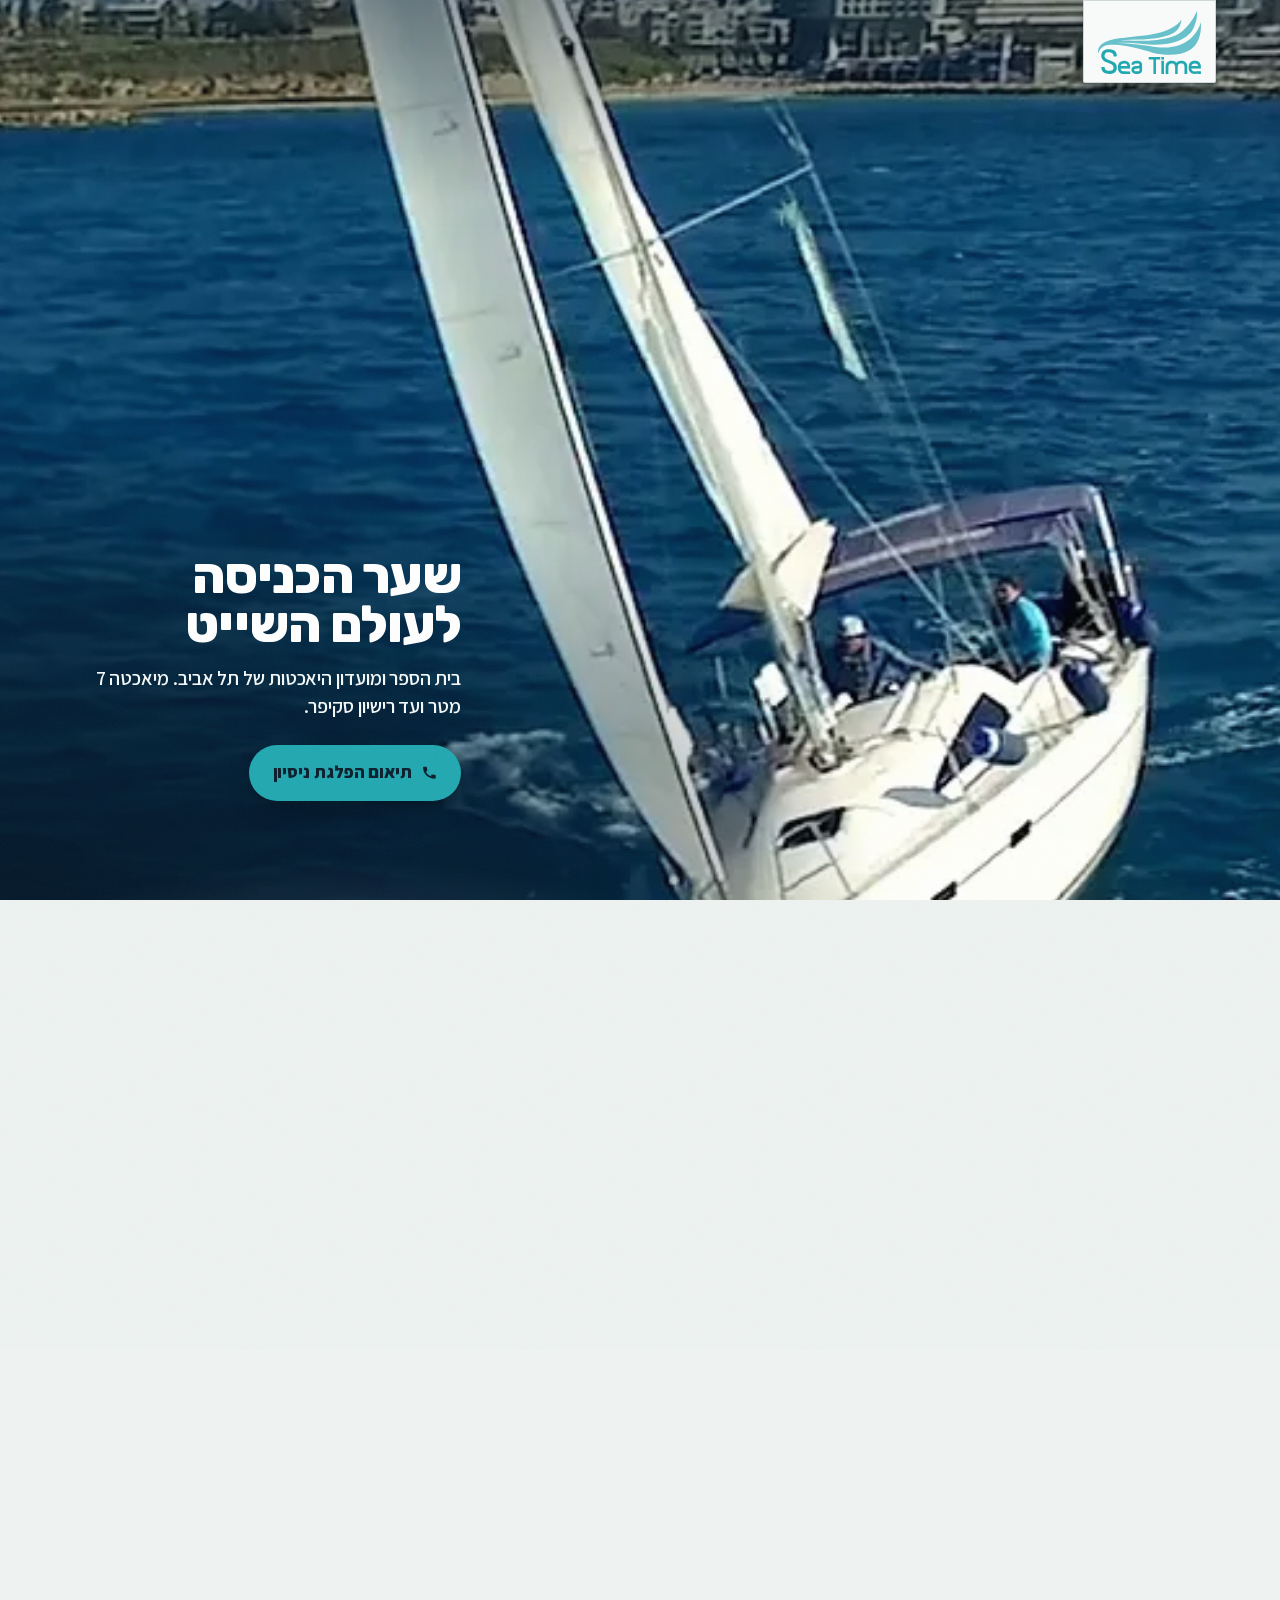
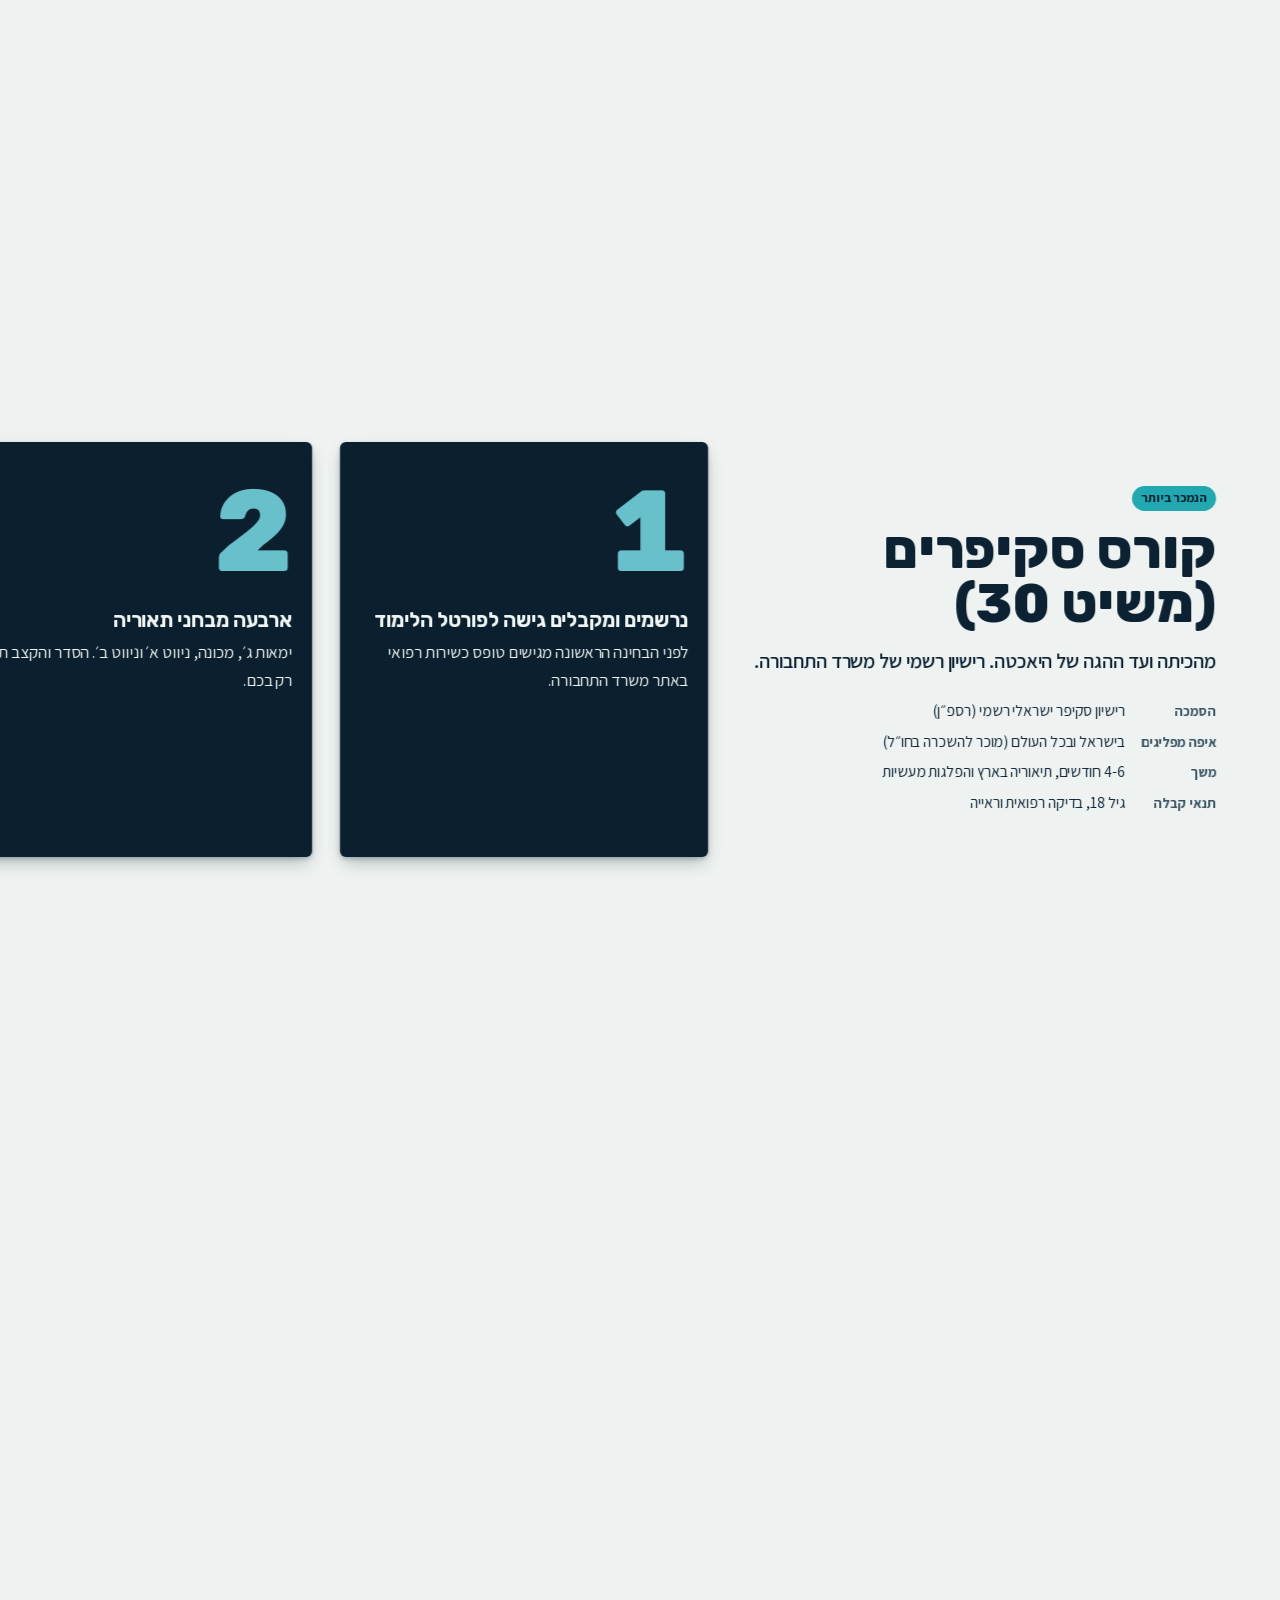
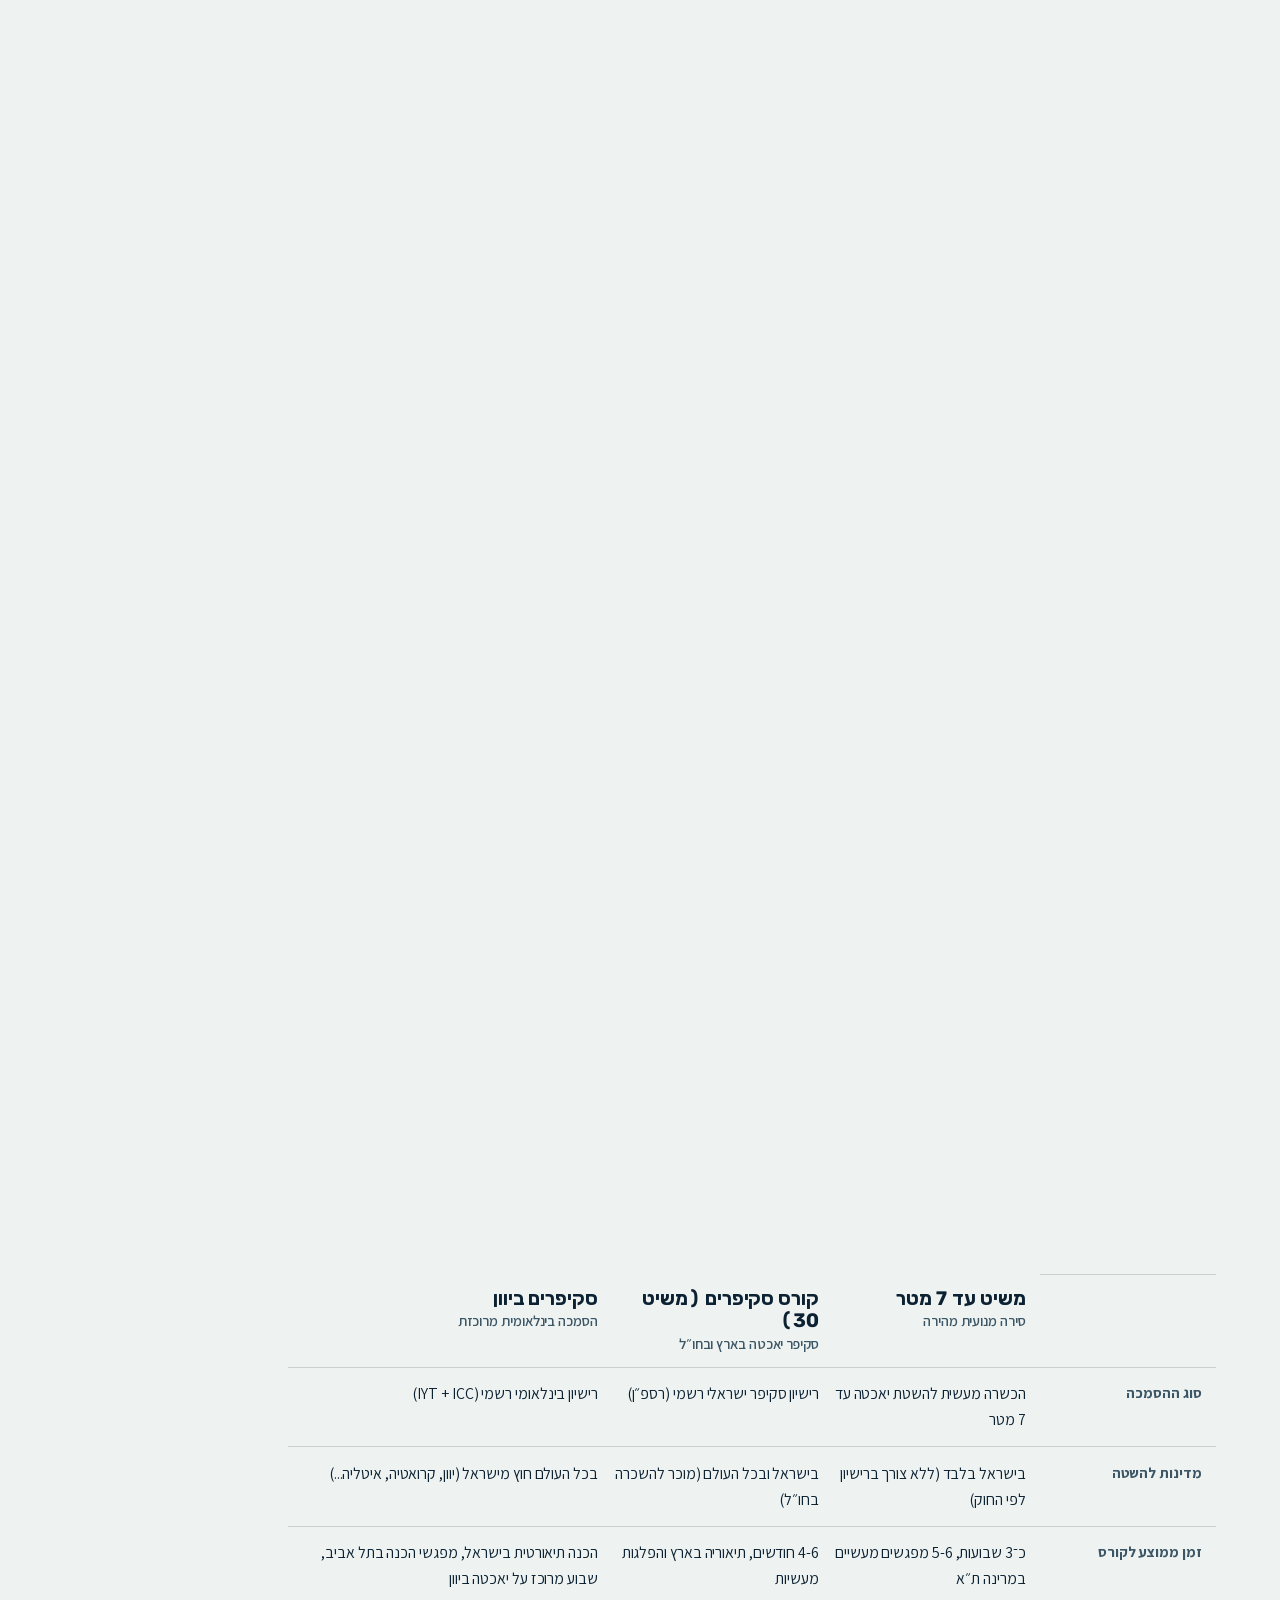
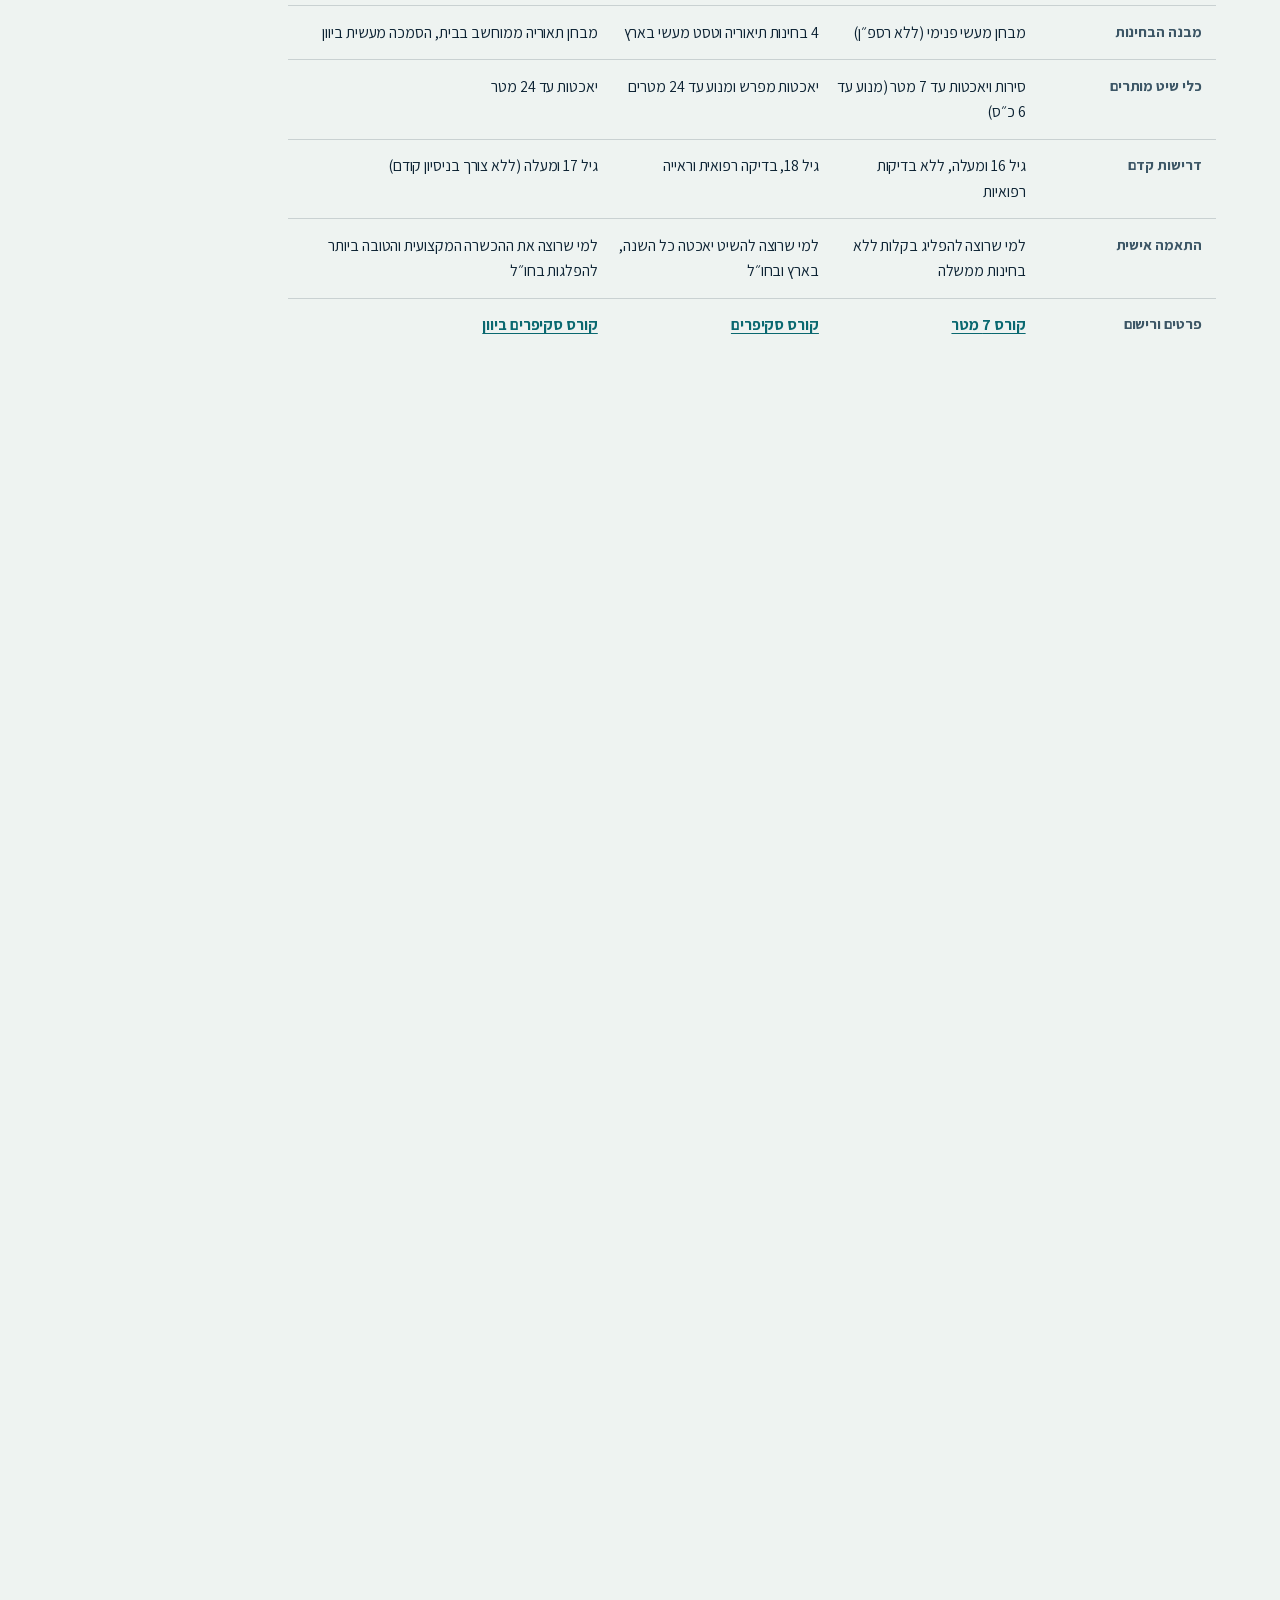
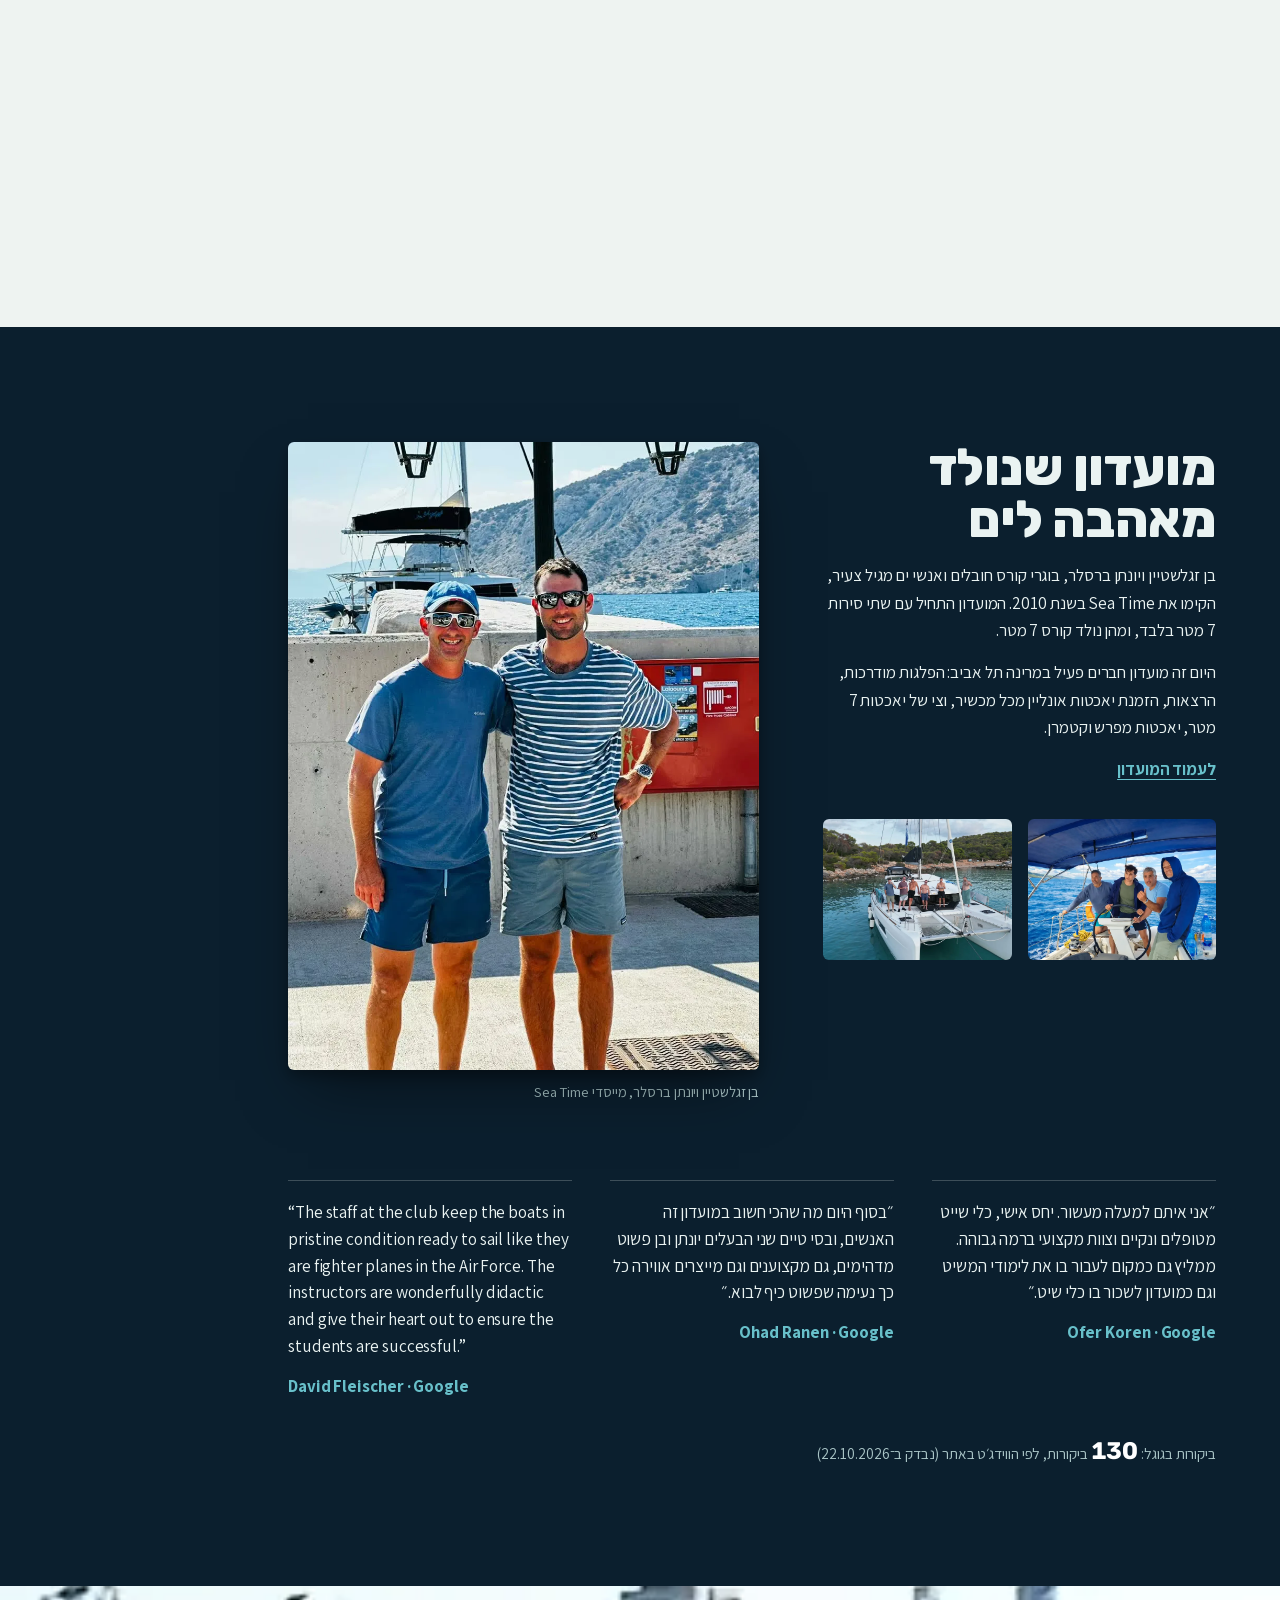
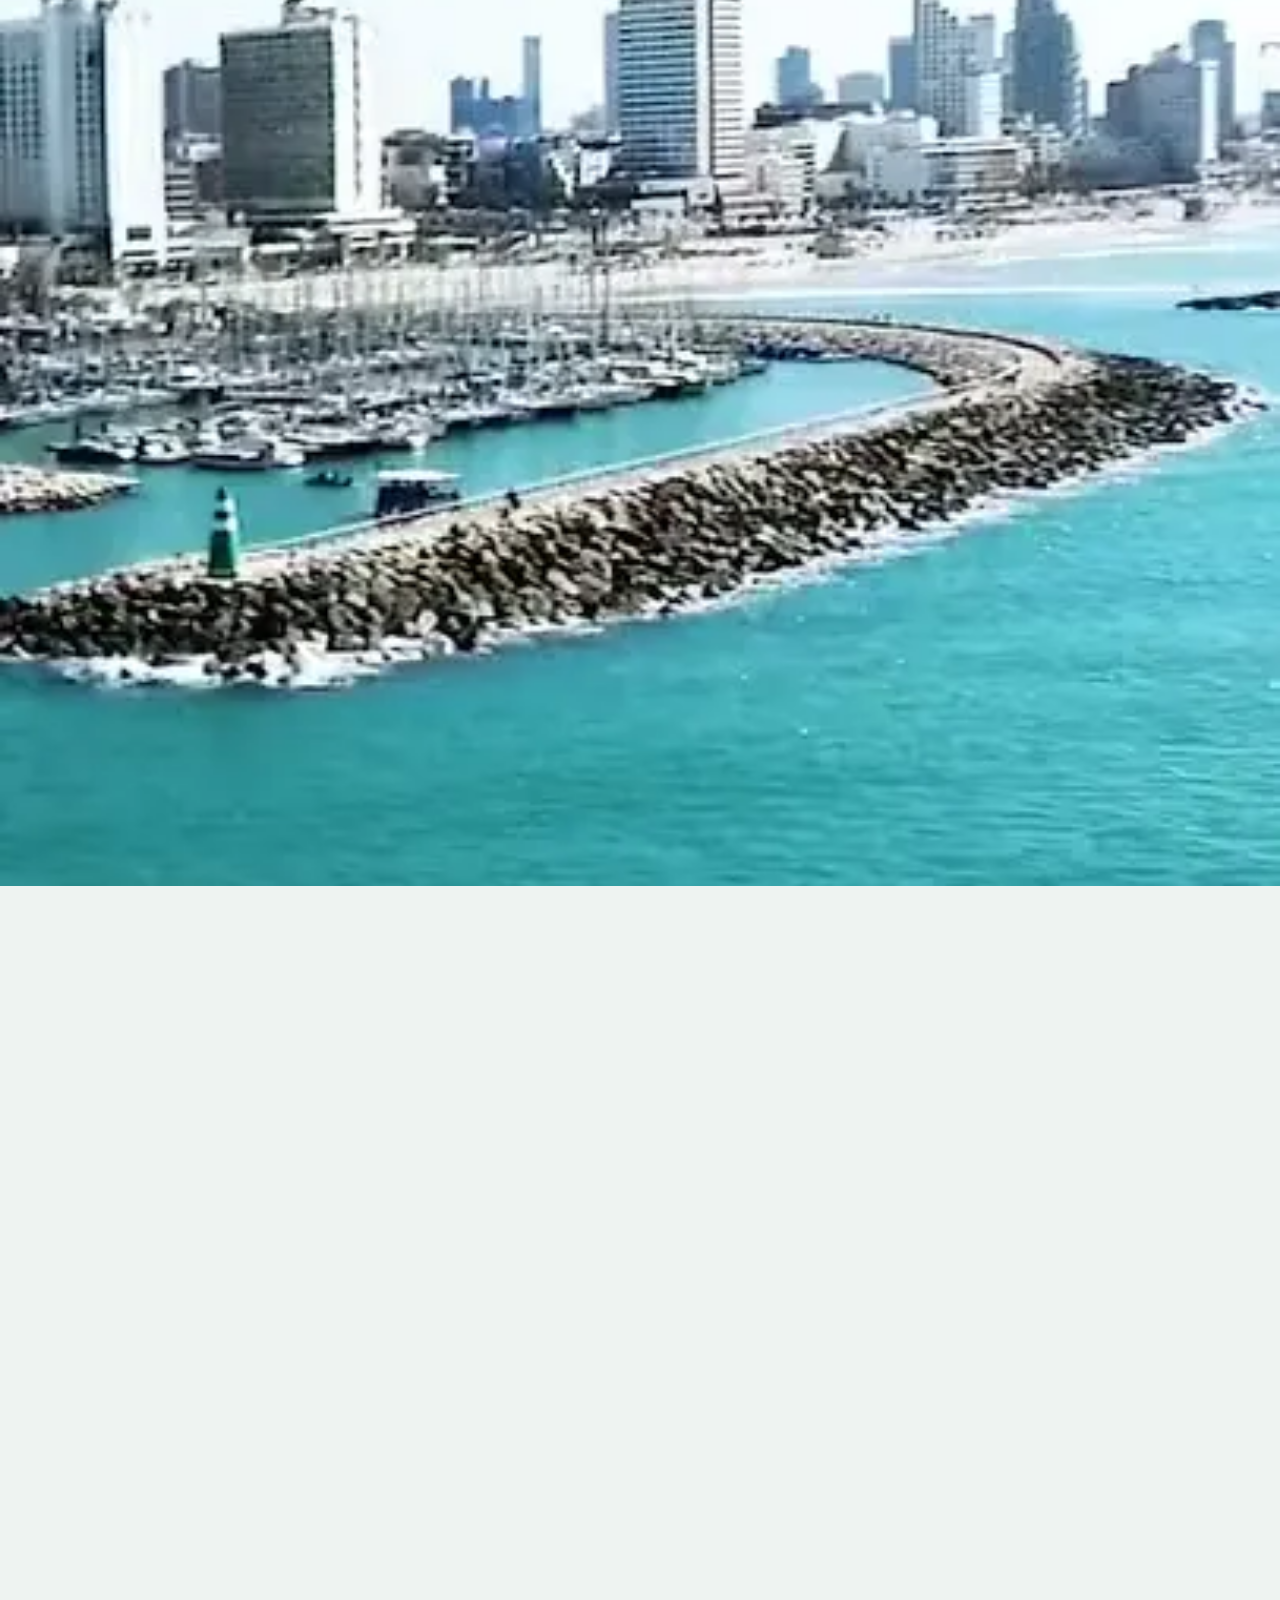
<file: site-scroll/index.html>
<!doctype html>
<!--
  Sea Time home page: design mock for the site owner (local only, not deployed).
  Grammar: Gallery / catalog (scroll-craft §2.6), right-to-left.
  Engine: scrollcraft.js / scrollcraft.css copied unmodified. Everything bespoke
  (RTL rail driver, hero planes, the range chart, the inquiry carry-over) is
  page-local below. The coastline in the chart is Natural Earth 1:50m (public
  domain), injected once into the <defs> at the end of <body>.
-->
<html lang="he" dir="rtl">
<head>
<meta charset="utf-8">
<meta name="viewport" content="width=device-width, initial-scale=1, viewport-fit=cover">
<title>Sea Time: בית ספר לשייט ומועדון יאכטות | קורס סקיפרים בתל אביב</title>
<meta name="description" content="קורס יאכטות 7 מטר, קורס סקיפרים משיט 30 וקורס סקיפרים ביוון. בית הספר ומועדון היאכטות של תל אביב, מרינה תל אביב.">
<link rel="icon" href="assets/logo.svg">
<link rel="preload" href="assets/fonts/rubik-hebrew.woff2" as="font" type="font/woff2" crossorigin>
<link rel="preload" href="assets/fonts/assistant-hebrew.woff2" as="font" type="font/woff2" crossorigin>
<link rel="preload" href="assets/video/hero-m-poster.webp" as="image" type="image/webp" media="(max-width: 860px)">
<link rel="preload" href="assets/video/hero-poster.webp" as="image" type="image/webp" media="(min-width: 861px)">
<link rel="stylesheet" href="scrollcraft.css">
<style>
  /* ---------------------------------------------------------------- fonts */
  @font-face { font-family: "Rubik"; font-style: normal; font-weight: 300 900; font-display: swap;
    src: url(assets/fonts/rubik-hebrew.woff2) format("woff2");
    unicode-range: U+0307-0308, U+0590-05FF, U+200C-2010, U+20AA, U+25CC, U+FB1D-FB4F; }
  @font-face { font-family: "Rubik"; font-style: normal; font-weight: 300 900; font-display: swap;
    src: url(assets/fonts/rubik-latin.woff2) format("woff2");
    unicode-range: U+0000-00FF, U+0131, U+0152-0153, U+02BB-02BC, U+02C6, U+02DA, U+02DC, U+2000-206F, U+20AC, U+2122, U+2212, U+FEFF; }
  @font-face { font-family: "Assistant"; font-style: normal; font-weight: 200 800; font-display: swap;
    src: url(assets/fonts/assistant-hebrew.woff2) format("woff2");
    unicode-range: U+0307-0308, U+0590-05FF, U+200C-2010, U+20AA, U+25CC, U+FB1D-FB4F; }
  @font-face { font-family: "Assistant"; font-style: normal; font-weight: 200 800; font-display: swap;
    src: url(assets/fonts/assistant-latin.woff2) format("woff2");
    unicode-range: U+0000-00FF, U+0131, U+0152-0153, U+02BB-02BC, U+02C6, U+02DA, U+02DC, U+2000-206F, U+20AC, U+2122, U+2212, U+FEFF; }

  /* --------------------------------------------------------------- tokens
     Chart paper, deep navy ink, and the logo's own turquoise. One hue for the
     accent, two lightnesses: the logo turquoise as a FIELD, a deep sea-teal as
     TEXT on paper. */
  :root {
    --sc-canvas:     #eef3f1;
    --sc-surface:    #e2ebe8;
    --sc-ink:        #0c2233;
    --sc-ink-soft:   #3c5666;
    --sc-accent:     #0a6870;
    --sc-accent-ink: #ffffff;
    --sc-font-display: "Rubik", "Assistant", system-ui, sans-serif;
    --sc-font-text:    "Assistant", "Rubik", system-ui, sans-serif;
    --sc-shadow-color: 205 45% 12%;

    --field:   #22a8b1;   /* logo turquoise, used as a field only */
    --field-2: #68c0ca;
    --navy:    #0b1f2e;
    --navy-2:  #12304a;
    --paper:   #eef3f1;
    --paper-2: #f7faf9;
    --hair:    color-mix(in oklab, var(--sc-ink) 16%, transparent);
    --sky:     #a9bdc8;
    --chart-w: 15.5rem;
  }
  html { background: var(--paper); }
  body { font-size: 1.0625rem; line-height: 1.62; }
  ::selection { background: var(--field-2); color: var(--navy); }
  a { color: inherit; text-underline-offset: 0.22em; text-decoration-thickness: 1px; }
  :focus-visible { outline: 2px solid var(--field); outline-offset: 3px; border-radius: 4px; }
  .ltr { direction: ltr; unicode-bidi: isolate; display: inline-block; }
  .display { font-family: var(--sc-font-display); font-weight: 800; line-height: 0.98; letter-spacing: -0.012em; margin: 0; text-wrap: balance; }
  h1, h2, h3 { font-family: var(--sc-font-display); margin: 0; text-wrap: balance; }
  p { margin: 0; text-wrap: pretty; }
  .vh { position: absolute !important; width: 1px; height: 1px; overflow: hidden; clip-path: inset(50%); white-space: nowrap; }

  /* ------------------------------------------------------------ top bar
     The logo sits in a paper cartouche, like the title block of a chart, so it
     reads on sky, sea and paper alike. */
  .bar {
    position: fixed; z-index: 60; inset-block-start: 0; inset-inline: 0;
    display: flex; align-items: flex-start; justify-content: space-between;
    padding: max(env(safe-area-inset-top), 0px) var(--sc-gutter) 0;
    pointer-events: none;
  }
  .bar > * { pointer-events: auto; }
  .cartouche {
    display: block; background: var(--paper-2); padding: 0.7rem 0.95rem 0.6rem;
    border-end-start-radius: 2px; border-end-end-radius: 2px;
    box-shadow: var(--sc-e2), inset 0 0 0 1px var(--hair);
  }
  .cartouche img { display: block; width: 6.4rem; height: auto; }
  .bar__cta {
    margin-block-start: 0.9rem; display: inline-flex; align-items: center; gap: 0.5rem;
    background: var(--navy); color: #fff; text-decoration: none; font-weight: 700;
    padding: 0.62rem 1.05rem; border-radius: 999px; box-shadow: var(--sc-e2);
    font-size: 0.98rem; white-space: nowrap;
    transition: transform 140ms var(--sc-ease-out), background-color 160ms var(--sc-ease-out);
  }
  .bar__cta:active { transform: scale(0.97); }
  @media (hover: hover) and (pointer: fine) { .bar__cta:hover { background: var(--navy-2); } }
  .bar__cta svg { width: 1rem; height: 1rem; }

  /* ----------------------------------------------- the range chart (index)
     Fixed chrome. Desktop: a card in the inline-end corner (bottom left in RTL).
     Phone: a bottom dock. It is the page's navigation and its signature move. */
  .chart {
    position: fixed; z-index: 55; inset-block-end: 1.25rem; inset-inline-end: 1.25rem;
    width: var(--chart-w); background: var(--paper-2); color: var(--sc-ink);
    border-radius: 6px; box-shadow: var(--sc-e3), inset 0 0 0 1px var(--hair);
    padding: 0.6rem 0.6rem 0.7rem; font-size: 0.86rem; line-height: 1.35;
  }
  .chart__map { display: block; width: 100%; height: auto; aspect-ratio: 1.18; border-radius: 3px; background: #d9e8ea; }
  .chart__cap { margin: 0.5rem 0.15rem 0.45rem; min-height: 2.7em; font-weight: 600; color: var(--sc-ink); }
  .chart__cap b { display: block; font-family: var(--sc-font-display); font-weight: 700; color: var(--sc-accent); font-size: 0.8rem; letter-spacing: 0.01em; }
  .idx { list-style: none; margin: 0; padding: 0; display: grid; grid-template-columns: 1fr 1fr; gap: 0.25rem; }
  .idx a {
    display: block; text-decoration: none; padding: 0.42rem 0.5rem; border-radius: 4px;
    font-weight: 700; color: var(--sc-ink-soft); background: transparent; min-height: 2.4rem;
    transition: background-color 160ms var(--sc-ease-out), color 160ms var(--sc-ease-out);
  }
  .idx a[aria-current="true"] { background: var(--navy); color: #fff; }
  @media (hover: hover) and (pointer: fine) { .idx a:not([aria-current="true"]):hover { background: var(--sc-surface); color: var(--sc-ink); } }

  /* chart layers */
  .z { opacity: 0; transition: opacity 260ms var(--sc-ease-out); }
  [data-state="7m"]   .z7,
  [data-state="30"]   .z30,
  [data-state="gr"]   .zgr, [data-state="gr"] .znot, [data-state="gr"] .mgr,
  [data-state="club"] .z7, [data-state="close"] .z7 { opacity: 1; }
  [data-state="cmp"] .z30, [data-state="cmp"] .zgr { opacity: 0.4; }
  [data-state="club"] .mtl text, [data-state="close"] .mtl text, [data-state="7m"] .mtl text { opacity: 1; }
  .mtl text { opacity: 0; transition: opacity 260ms var(--sc-ease-out); }
  .land { fill: #c9d8d3; stroke: #8fa7a8; stroke-width: 0.12; stroke-linejoin: round; }
  .halo { fill: none; stroke: var(--field); stroke-linejoin: round; stroke-linecap: round; }
  .chart text { font-family: var(--sc-font-text); font-weight: 700; fill: var(--sc-ink); paint-order: stroke; stroke: #d9e8ea; stroke-width: 0.6; }

  /* --------------------------------------------------------- shared label
     Every course object carries the SAME label schema, typeset like a museum
     label. The schema is Sea Time's own comparison table. */
  .label { font-size: 0.98rem; }
  .label dl { margin: 0; display: grid; grid-template-columns: max-content 1fr; column-gap: 1rem; row-gap: 0.32rem; }
  .label dt { font-weight: 700; color: var(--k-soft, var(--sc-ink-soft)); font-size: 0.86rem; padding-block-start: 0.12rem; }
  .label dd { margin: 0; }
  .label__more { display: inline-block; margin-block-start: 0.9rem; font-weight: 700; }
  .tag { display: inline-block; font-size: 0.8rem; font-weight: 700; padding: 0.12rem 0.55rem; border-radius: 999px; background: var(--field); color: var(--navy); vertical-align: middle; }

  /* =============================================================== ACT 1
     Object one: the 7m course. Round 2: full-bleed footage of their own boat
     heeling off the Tel Aviv skyline (YouTube y5JGoZng7QE 0:24.7-0:28.5,
     graded, 0.6x slow motion, cropped above the burned-in subtitles), looping
     muted. Planes, back to front: film (slow push-in), shade, type, spray
     (rises past the type as it leaves). Copy sits in clear water, never under
     the bar. */
  .hero .sc-stage { background: #0a2238; }
  .film { position: absolute; inset: 0; overflow: hidden; }
  .film picture, .film picture img, .film video {
    position: absolute; inset: 0; width: 100%; height: 100%; object-fit: cover; object-position: 98% 42%; display: block;
  }
  .film video { opacity: 0; transition: opacity 500ms var(--sc-ease-out); }
  .film video.is-on { opacity: 1; }
  .film__inner { position: absolute; inset: 0; transform-origin: 48% 46%; }
  .hero__shade {
    position: absolute; inset: 0; z-index: 2; pointer-events: none;
    background:
      linear-gradient(to bottom, rgb(6 28 48 / 0.42), rgb(6 28 48 / 0) 22%),
      radial-gradient(110% 85% at 0% 100%, rgb(5 22 38 / 0.86), rgb(5 22 38 / 0.5) 36%, rgb(5 22 38 / 0) 62%);
  }
  .hero__shade2 { position: absolute; inset: 0; z-index: 2; pointer-events: none; opacity: 0;
    background: linear-gradient(to top, rgb(5 22 38 / 0.9), rgb(5 22 38 / 0.55) 45%, rgb(5 22 38 / 0) 75%); }
  .hero__copy {
    position: absolute; z-index: 3; inset-inline-end: var(--sc-gutter); bottom: clamp(2.5rem, 11vh, 7rem);
    width: fit-content; max-width: min(25rem, 31vw); color: #f4f9f8;
  }
  .hero__copy > p, .hero__copy > h1 { width: fit-content; max-width: 100%; }
  .hero__eyebrow { font-weight: 700; font-size: 1rem; letter-spacing: 0.01em; color: #9fe1e3; margin-block-end: 0.7rem; }
  .hero__copy h1 { font-family: var(--sc-font-display); font-weight: 800; font-size: clamp(2.8rem, 4vw, 3.8rem); line-height: 0.96; letter-spacing: -0.015em; color: #fff; margin: 0 0 1rem; text-wrap: balance; }
  .hero__lede { font-size: 1.24rem; line-height: 1.4; font-weight: 600; max-width: 22rem; }
  .hero__go {
    display: inline-flex; align-items: center; gap: 0.55rem; margin-block-start: 1.5rem; text-decoration: none;
    background: var(--field); color: var(--navy); font-weight: 800; font-size: 1.1rem; padding: 0.85rem 1.45rem; border-radius: 999px;
    box-shadow: 0 8px 26px -8px rgb(0 0 0 / 0.5); transition: transform 140ms var(--sc-ease-out), background-color 160ms var(--sc-ease-out);
  }
  .hero__go svg { width: 1.05rem; height: 1.05rem; }
  .hero__go:active { transform: scale(0.97); }
  @media (hover: hover) and (pointer: fine) { .hero__go:hover { background: var(--field-2); } }
  .hero__spray {
    position: absolute; z-index: 4; inset-inline: -6%; bottom: -8%; height: 46%; pointer-events: none;
    background:
      radial-gradient(42% 60% at 30% 100%, rgb(230 244 246 / 0.20), rgb(230 244 246 / 0) 70%),
      radial-gradient(50% 55% at 78% 100%, rgb(230 244 246 / 0.16), rgb(230 244 246 / 0) 70%);
    filter: blur(6px);
  }
  .hero__label h2 { font-size: 1.9rem; font-weight: 800; line-height: 1.1; margin-block-end: 0.85rem; }
  .hero__label { position: absolute; z-index: 3; inset-inline-start: var(--sc-gutter); bottom: clamp(2rem, 9vh, 6rem); width: min(32rem, 44vw); color: #f3f8f7; --k-soft: #bcd7d6; }
  .hero__label a { color: #fff; }
  .chart { transition: opacity 260ms var(--sc-ease-out), visibility 0s linear 0s; }
  @media (min-width: 861px) { body.hero-cta .chart { opacity: 0; visibility: hidden; transition: opacity 200ms var(--sc-ease-out), visibility 0s linear 200ms; } }
  body.hero-cta .bar__cta { opacity: 0; pointer-events: none; transform: translateY(-0.4rem); }
  .bar__cta { transition: opacity 220ms var(--sc-ease-out), transform 220ms var(--sc-ease-out), background-color 160ms var(--sc-ease-out); }

  @media (prefers-reduced-motion: no-preference) {
    .film__inner { transform: scale(calc(1.02 + var(--sc-p, 0) * 0.12)); }
    .hero__copy { transform: translate3d(0, calc(var(--sc-p, 0) * -9vh), 0); }
    .hero__spray { transform: translate3d(0, calc((0.35 - var(--sc-p, 0)) * 40%), 0); }
  }
  .hero__shade2 { opacity: clamp(0, (var(--sc-p, 0) - 0.34) * 6, 1); }

  /* =============================================================== ACT 2
     Object two: משיט 30. The rail travels right-to-left (page-local driver:
     the engine's pan assumes LTR and translates negative). */
  .licence .sc-stage { background: var(--paper); display: flex; align-items: center; }
  .rail { width: max-content; display: flex; gap: clamp(1rem, 2.2vw, 2rem); padding-inline: var(--sc-gutter); align-items: stretch; will-change: transform; }
  .rail > * { flex: 0 0 auto; }
  .rail__lead { width: min(30rem, 84vw); padding-block: 0.5rem; align-self: center; }
  .rail__lead h2 { font-size: clamp(2.2rem, 4.2vw, 3.6rem); font-weight: 800; line-height: 1.02; margin-block: 0.7rem 0.8rem; }
  .rail__lead .lede { font-size: 1.25rem; font-weight: 600; margin-block-end: 1.3rem; color: var(--sc-ink); }
  .step {
    width: min(23rem, 76vw); background: var(--paper-2); border-radius: 6px; overflow: hidden;
    box-shadow: var(--sc-e2), inset 0 0 0 1px var(--hair); display: flex; flex-direction: column;
  }
  .step img { width: 100%; height: clamp(11rem, 28svh, 15rem); object-fit: cover; display: block; }
  .step__body { padding: 1.1rem 1.2rem 1.3rem; }
  .step__n { font-family: var(--sc-font-display); font-weight: 800; font-size: 2.6rem; line-height: 1; color: var(--sc-accent); font-variant-numeric: tabular-nums; }
  .step h3 { font-size: 1.28rem; font-weight: 700; margin-block: 0.45rem 0.4rem; line-height: 1.2; }
  .step--text { justify-content: flex-start; background: var(--navy); color: #eef5f4; }
  .step--text .step__n { color: var(--field-2); font-size: clamp(5rem, 9vw, 8rem); display: block; margin-block-end: 1.2rem; }
  .step--text .step__body { padding-block-start: 2rem; }
  .rail__end { width: min(24rem, 80vw); align-self: center; padding-inline: 0.5rem 1rem; }
  .price { font-family: var(--sc-font-display); font-weight: 800; font-size: clamp(2rem, 3.4vw, 2.9rem); line-height: 1.05; color: var(--sc-ink); }
  .fine { font-size: 0.93rem; color: var(--sc-ink-soft); margin-block-start: 0.6rem; }

  /* =============================================================== ACT 3
     The ledger. Their comparison table, set as one label schema on paper.
     Authored quiet before the peak: no motion beyond the entry reveal. */
  .ledger { background: var(--paper); padding-block: clamp(2.5rem, 6vw, 5rem) var(--sc-section); }
  .ledger__head { max-width: 40rem; margin-block-end: 2.2rem; }
  .ledger__head h2 { font-size: clamp(1.9rem, 3.4vw, 3rem); font-weight: 800; line-height: 1.05; margin-block-end: 0.8rem; }
  .ledger table { width: 100%; border-collapse: collapse; font-size: 0.99rem; }
  .ledger th, .ledger td { text-align: start; vertical-align: top; padding: 0.85rem 0.9rem 0.85rem 0; border-block-start: 1px solid var(--hair); }
  .ledger thead th { border: 0; padding-block-end: 0.9rem; font-family: var(--sc-font-display); font-size: 1.22rem; line-height: 1.15; }
  .ledger thead th small { display: block; font-family: var(--sc-font-text); font-weight: 600; font-size: 0.9rem; color: var(--sc-ink-soft); margin-block-start: 0.2rem; }
  .ledger tbody th { font-weight: 700; color: var(--sc-ink-soft); width: 11rem; font-size: 0.92rem; }
  .ledger td a { font-weight: 700; color: var(--sc-accent); }

  /* =============================================================== ACT 4 PEAK
     The paper opens from the centre onto clear water. */
  .peak .sc-stage { background: var(--paper); }
  .peak__lead { position: absolute; inset: 0; display: grid; place-items: center; text-align: center; z-index: 1; padding: var(--sc-gutter); }
  .peak__lead p { font-size: clamp(2rem, 4.6vw, 4rem); }
  .peak__fade { position: absolute; inset: 0; z-index: 2; opacity: calc((var(--sc-p, 0) - 0.19) * 18); }
  .peak__fig { position: absolute; inset: 0; margin: 0; z-index: 2; overflow: hidden; }
  .peak__fig img { width: 100%; height: 100%; object-fit: cover; display: block; transform-origin: 50% 55%; }
  @media (prefers-reduced-motion: no-preference) {
    .peak__fig img { transform: scale(calc(1.2 - var(--sc-p, 0) * 0.2)); }
  }
  .peak__title { position: absolute; z-index: 4; inset-inline-start: var(--sc-gutter); top: clamp(5.5rem, 13vh, 8rem); color: #fff; width: min(44rem, 60vw); }
  .peak__title .display { font-size: clamp(2.4rem, 4.6vw, 4.4rem); text-shadow: 0 2px 18px rgb(10 40 80 / 0.25); }
  .peak__scrim { position: absolute; z-index: 3; inset: 0 0 auto 0; height: 46%; pointer-events: none;
    background: linear-gradient(to bottom, rgb(14 52 98 / 0.55), rgb(14 52 98 / 0.18) 60%, transparent); }
  .peak__card {
    position: absolute; z-index: 4; inset-inline-start: var(--sc-gutter); bottom: clamp(1.5rem, 6vh, 4rem);
    width: min(31rem, 44vw); background: var(--paper-2); color: var(--sc-ink); padding: 1.3rem 1.4rem 1.4rem;
    border-radius: 6px; box-shadow: var(--sc-e3);
  }
  .peak__card h2 { font-size: 1.7rem; font-weight: 800; line-height: 1.1; margin-block-end: 0.55rem; }
  .peak__card .lede { font-weight: 600; margin-block-end: 0.9rem; }

  /* =============================================================== ACT 5
     The people. Hard cut to navy. */
  .club { background: var(--navy); color: #eaf3f2; padding-block: var(--sc-section); --sc-ink-soft: #a9c4c6; }
  .club__grid { display: grid; grid-template-columns: minmax(0, 5fr) minmax(0, 6fr); gap: clamp(2rem, 5vw, 5rem); align-items: start; }
  .club h2 { font-size: clamp(2.1rem, 4vw, 3.5rem); font-weight: 800; line-height: 1.02; margin-block-end: 1rem; }
  .club__story p + p { margin-block-start: 0.9rem; }
  .club__story a { color: var(--field-2); font-weight: 700; }
  .founders { margin: 0; }
  .founders img { width: 100%; height: auto; aspect-ratio: 3 / 4; object-fit: cover; border-radius: 6px; display: block; box-shadow: 0 6px 14px rgb(0 0 0 / 0.3), 0 30px 60px -20px rgb(0 0 0 / 0.5); }
  .founders figcaption { font-size: 0.92rem; color: var(--sc-ink-soft); margin-block-start: 0.6rem; }
  .crew { display: grid; grid-template-columns: 1fr 1fr; gap: 1rem; margin-block-start: 2.2rem; }
  .crew img { width: 100%; height: 100%; aspect-ratio: 4 / 3; object-fit: cover; border-radius: 6px; display: block; }
  .reviews { margin-block-start: clamp(3rem, 6vw, 5rem); display: grid; grid-template-columns: repeat(3, minmax(0, 1fr)); gap: clamp(1.5rem, 3vw, 3rem); }
  .reviews blockquote { margin: 0; border-block-start: 1px solid rgb(234 243 242 / 0.22); padding-block-start: 1.1rem; }
  .reviews blockquote p { font-size: 1.08rem; line-height: 1.55; }
  .reviews cite { display: block; font-style: normal; font-weight: 700; margin-block-start: 0.8rem; color: var(--field-2); }
  .rating { margin-block-start: 2rem; font-size: 0.95rem; color: var(--sc-ink-soft); }
  .rating strong { font-family: var(--sc-font-display); color: #fff; font-size: 1.5rem; font-variant-numeric: tabular-nums; }

  /* =============================================================== ACT 6
     The trial sail: an inquiry plate set like a chart title block. */
  .close .sc-stage { background: var(--paper); display: flex; flex-direction: column; justify-content: center; }
  .close .sc-stage > picture { position: absolute; inset: 0; }
  .close .sc-stage > picture img { width: 100%; height: 100%; object-fit: cover; }
  .close .plate, .close .foot { position: relative; z-index: 2; }
  .close .foot { background: var(--paper-2); color: var(--sc-ink-soft); padding: 0.5rem 0.9rem; border-radius: 4px; box-shadow: var(--sc-e1); width: fit-content; }
  .plate {
    position: relative; width: min(40rem, calc(100vw - 2 * var(--sc-gutter))); margin-inline-start: var(--sc-gutter);
    background: var(--paper-2); border: 2px solid var(--sc-ink); padding: 0.4rem; box-shadow: var(--sc-e2);
  }
  .plate__in { border: 1px solid var(--sc-ink); padding: clamp(1.2rem, 3vw, 2rem); }
  .plate h2 { font-size: clamp(2rem, 4vw, 3.2rem); font-weight: 800; line-height: 1.02; margin-block-end: 0.6rem; }
  .plate .lede { color: var(--sc-ink-soft); margin-block-end: 1.3rem; }
  .plate dl { margin: 0; display: grid; grid-template-columns: max-content 1fr; border-block-start: 1px solid var(--sc-ink); }
  .plate dt, .plate dd { margin: 0; padding: 0.62rem 0; border-block-end: 1px solid var(--hair); }
  .plate dt { font-weight: 700; color: var(--sc-ink-soft); font-size: 0.9rem; padding-inline-end: 1.4rem; padding-block-start: 0.75rem; }
  .plate select { font: inherit; font-weight: 700; color: var(--sc-ink); background: var(--paper-2); border: 1px solid var(--hair); border-radius: 4px; padding: 0.3rem 0.5rem; max-width: 100%; }
  .plate__tel { font-family: var(--sc-font-display); font-weight: 800; font-size: 1.6rem; text-decoration: none; }
  .plate__go {
    display: inline-flex; margin-block-start: 1.3rem; align-items: center; gap: 0.6rem; text-decoration: none;
    background: var(--field); color: var(--navy); font-weight: 800; font-size: 1.12rem; padding: 0.85rem 1.4rem; border-radius: 999px;
    box-shadow: var(--sc-e2); transition: transform 140ms var(--sc-ease-out), background-color 160ms var(--sc-ease-out);
  }
  .plate__go:active { transform: scale(0.97); }
  @media (hover: hover) and (pointer: fine) { .plate__go:hover { background: var(--field-2); } }
  .foot { margin: 2rem var(--sc-gutter) 0; display: flex; flex-wrap: wrap; gap: 0.4rem 1.4rem; font-size: 0.86rem; color: var(--sc-ink-soft); align-items: center; }
  .foot img { width: 4.6rem; height: auto; }
  .foot a { color: var(--sc-ink-soft); }

  /* ---------------------------------------------- keep content off the chart */
  @media (min-width: 861px) {
    .ledger .sc-wrap, .club .sc-wrap { padding-inline-end: calc(var(--chart-w) + 2.5rem); }
  }

  /* ============================================================== PHONE */
  @media (max-width: 860px) {
    :root { --chart-w: 100vw; --dock-h: 5.9rem; }
    body { font-size: 1.04rem; }
    .cartouche { padding: 0.5rem 0.7rem 0.45rem; }
    .cartouche img { width: 5rem; }
    .bar__cta { margin-block-start: 0.7rem; padding: 0.55rem 0.9rem; font-size: 0.92rem; }
    .chart {
      inset: auto 0 0 0; width: auto; border-radius: 10px 10px 0 0; padding: 0.5rem 0.6rem calc(0.5rem + env(safe-area-inset-bottom));
      display: grid; grid-template-columns: 5.4rem 1fr; grid-template-rows: auto auto; column-gap: 0.65rem; align-items: center;
    }
    .chart__map { grid-row: 1 / 3; grid-column: 1; }
    .chart__cap { grid-column: 2; margin: 0; min-height: 0; font-size: 0.8rem; line-height: 1.25; }
    .chart__cap b { display: inline; font-size: 0.78rem; }
    .chart__cap b::after { content: " · "; color: var(--sc-ink-soft); }
    .idx { grid-column: 2; grid-template-columns: repeat(4, auto); justify-content: start; gap: 0.2rem; margin-block-start: 0.3rem; }
    .idx a { padding: 0.32rem 0.55rem; min-height: 2.2rem; font-size: 0.86rem; display: grid; place-items: center; }

    /* hero: film on top, copy in clear water below the hull, above the dock */
    .hero .sc-stage { display: flex; flex-direction: column; }
    .film { position: relative; inset: auto; flex: 1 1 auto; min-height: 0;
      -webkit-mask-image: linear-gradient(to bottom, #000 78%, transparent); mask-image: linear-gradient(to bottom, #000 78%, transparent); }
    .film picture, .film picture img, .film video { object-position: 50% 78%; }
    .film__inner { transform-origin: 50% 60%; }
    .hero__shade { background: linear-gradient(to bottom, rgb(6 28 48 / 0.4), rgb(6 28 48 / 0) 16%); }
    .hero__copy { position: relative; inset: auto; width: auto; max-width: none; flex: 0 0 auto; margin: -2.2rem var(--sc-gutter) calc(var(--dock-h) + 1rem); }
    .hero__eyebrow { font-size: 0.86rem; margin-block-end: 0.35rem; }
    .hero__copy h1 { font-size: clamp(2.1rem, 10.4vw, 2.9rem); margin-block-end: 0.5rem; }
    .hero__lede { font-size: 1.04rem; line-height: 1.38; }
    .hero__go { margin-block-start: 0.85rem; font-size: 1.02rem; padding: 0.72rem 1.2rem; }
    .hero__spray { height: 34%; bottom: calc(var(--dock-h) - 4%); }
    .hero__label { inset-inline: var(--sc-gutter); width: auto; bottom: calc(var(--dock-h) + 1.1rem); }
    .hero__label h2 { font-size: 1.45rem; margin-block-end: 0.5rem; }
    .hero__label .label { font-size: 0.9rem; }
    .hero__label dl { row-gap: 0.15rem; }
    @media (prefers-reduced-motion: no-preference) {
      .hero__copy { transform: translate3d(0, calc(var(--sc-p, 0) * -5vh), 0); }
    }

    .licence .sc-stage { align-items: flex-start; padding-block-start: 5.2rem; }
    .rail__lead h2 { font-size: 2.1rem; }
    .rail__lead .lede { font-size: 1.08rem; margin-block-end: 0.8rem; }
    .rail__lead .label { font-size: 0.9rem; }
    .step img { height: 24svh; }
    .step h3 { font-size: 1.12rem; }
    .step__body { padding: 0.9rem 1rem 1rem; font-size: 0.97rem; }

    .ledger { padding-block-end: calc(var(--dock-h) + 3rem); }
    .ledger table, .ledger thead, .ledger tbody, .ledger tr, .ledger th, .ledger td { display: block; width: auto; }
    .ledger thead { display: none; }
    .ledger tbody tr { padding-block: 0.9rem 0.6rem; border-block-start: 1px solid var(--sc-ink); }
    .ledger tbody th { border: 0; padding: 0 0 0.35rem; width: auto; font-size: 0.95rem; color: var(--sc-ink); }
    .ledger td { border: 0; padding: 0.22rem 0; padding-inline-start: 6.4rem; position: relative; }
    .ledger td::before { content: attr(data-col); position: absolute; inset-inline-start: 0; top: 0.3rem; font-weight: 700; color: var(--sc-ink-soft); font-size: 0.88rem; }

    .peak__title { top: 5.6rem; }
    .peak__card { inset-inline: 0.75rem; width: auto; bottom: calc(var(--dock-h) + 0.7rem); padding: 1rem 1.05rem 1.1rem; }
    .peak__card h2 { font-size: 1.35rem; }
    .peak__card .lede { font-size: 0.97rem; margin-block-end: 0.6rem; }
    .peak__card .label { font-size: 0.88rem; }
    .peak__card dl { row-gap: 0.12rem; }

    .club { padding-block-end: calc(var(--dock-h) + 3rem); }
    .club__grid { grid-template-columns: 1fr; }
    .founders { max-width: 22rem; }
    .reviews { grid-template-columns: 1fr; }

    .close .sc-stage { justify-content: flex-start; padding-block-start: 4.6rem; }
    .plate { margin-inline: var(--sc-gutter); width: auto; }
    .plate .lede { margin-block-end: 0.8rem; font-size: 0.97rem; }
    .plate dt, .plate dd { padding-block: 0.45rem; }
    .plate__tel { font-size: 1.35rem; }
    .plate__go { margin-block-start: 0.9rem; font-size: 1.02rem; padding: 0.75rem 1.2rem; }
    .foot { margin-block: 1rem calc(var(--dock-h) + 0.5rem); font-size: 0.8rem; }
    .close .sc-stage { justify-content: flex-end; padding-block-start: 0; }
  }
  @media (max-width: 860px) and (max-height: 700px) {
    .hero__eyebrow { display: none; }
    .hero__copy h1 { font-size: 2rem; }
    .hero__lede { font-size: 0.98rem; }
    .hero__go { margin-block-start: 0.6rem; padding: 0.6rem 1.1rem; }
    .hero__label .label dl > :nth-child(n+5) { display: none; }
    .peak__card .label dl > :nth-child(n+5) { display: none; }
    .step img { height: 20svh; }
    .rail__lead .label { display: none; }
  }
  @media (prefers-reduced-motion: reduce) {
    .z, .mtl text { transition: none; }
    .rail { transform: none !important; }
  }
</style>
</head>
<body>
<a class="vh" href="#o-7m">דלג לתוכן הראשי</a>
<span data-sc-progress></span>
<div class="sc-grain" aria-hidden="true"></div>

<header class="bar">
  <a class="cartouche" href="#top" aria-label="Sea Time, לראש העמוד"><img src="assets/logo.svg" width="796" height="487" alt="Sea Time"></a>
  <a class="bar__cta" href="#trial">
    <svg viewBox="0 0 24 24" aria-hidden="true"><path fill="currentColor" d="M6.62 10.79a15.05 15.05 0 0 0 6.59 6.59l2.2-2.2c.27-.27.67-.36 1.02-.24 1.12.37 2.33.57 3.57.57.55 0 1 .45 1 1V20c0 .55-.45 1-1 1C10.07 21 3 13.93 3 5c0-.55.45-1 1-1h3.49c.55 0 1 .45 1 1 0 1.24.2 2.45.57 3.57.11.35.03.74-.25 1.02l-2.19 2.2z"/></svg>
    תיאום הפלגת ניסיון</a>
</header>

<!-- The range chart: index of objects + where each licence lets you sail. -->
<nav class="chart" id="chart" data-state="7m" aria-label="מסלולים במפה">
  <svg class="chart__map" viewBox="108 82 32 27" role="img" aria-labelledby="chartcap">
    <rect x="-20" y="-20" width="180" height="160" fill="#d9e8ea"/>
    <!-- משיט 30: up to 12 nautical miles (≈22 km ≈ 2 map units) off every coast in view -->
    <use class="z z30 halo" href="#land" style="stroke-width:4"/>
    <!-- Greece course: every coast except Israel's -->
    <g class="z zgr" mask="url(#noIL)"><use class="halo" href="#land" style="stroke-width:4"/></g>
    <!-- 7m: Israel only, close to shore (no published distance: illustrative band) -->
    <g class="z z7" clip-path="url(#tlv)"><use class="halo" href="#land" style="stroke-width:1.3"/></g>
    <use class="land" href="#land"/>
    <!-- "not in Israel" for the IYT/ICC route -->
    <g class="z znot" clip-path="url(#il)"><use href="#land" fill="none" stroke="#0c2233" stroke-width="0.7" stroke-dasharray="1.1 1"/></g>
    <g class="z mgr"><circle cx="32.4" cy="39.6" r="1.3" fill="#0c2233"/><text x="35" y="44" font-size="5.2">יוון</text></g>
    <g class="mtl"><circle cx="124.3" cy="95.1" r="0.75" fill="#0c2233" stroke="#fff" stroke-width="0.3"/><text x="122.6" y="94.6" font-size="2" text-anchor="end" direction="rtl">מרינה תל אביב</text></g>
  </svg>
  <p class="chart__cap" id="chartcap" aria-live="polite"><b>איפה מפליגים</b><span>בישראל בלבד, קרוב לחוף</span></p>
  <ol class="idx">
    <li><a href="#o-7m" data-go="7m">7 מטר</a></li>
    <li><a href="#o-30" data-go="30">משיט 30</a></li>
    <li><a href="#o-gr" data-go="gr">יוון</a></li>
    <li><a href="#club" data-go="club">המועדון</a></li>
  </ol>
</nav>

<main id="top">

  <!-- ===================================================== 1 · 7 מטר (hero) -->
  <section id="o-7m" class="hero" data-sc-act="pin" data-sc-span="2" data-object="7m">
    <div data-sc-stage>
      <!-- Sea Time's own drone footage: youtu.be/y5JGoZng7QE 0:24.7-0:28.5, graded, 0.6x, cropped above the burned-in subtitles -->
      <div class="film" aria-hidden="true">
        <div class="film__inner">
          <picture>
            <source media="(max-width: 860px)" srcset="assets/video/hero-m-poster.webp" type="image/webp">
            <source srcset="assets/video/hero-poster.webp" type="image/webp">
            <img src="assets/video/hero-poster.jpg" width="1920" height="800" alt="" fetchpriority="high">
          </picture>
          <video id="herovid" muted playsinline loop preload="none" data-src="assets/video/hero.mp4" data-src-mobile="assets/video/hero-m.mp4"></video>
        </div>
      </div>
      <div class="hero__shade" aria-hidden="true"></div>
      <div class="hero__shade2" aria-hidden="true"></div>
      <div class="hero__copy" data-sc-cue="0 0.4 0 0.3">
        <h1>שער הכניסה לעולם השייט</h1>
        <p class="hero__lede">בית הספר ומועדון היאכטות של תל אביב. מיאכטה 7 מטר ועד רישיון סקיפר.</p>
        <a class="hero__go" href="#trial">
          <svg viewBox="0 0 24 24" aria-hidden="true"><path fill="currentColor" d="M6.62 10.79a15.05 15.05 0 0 0 6.59 6.59l2.2-2.2c.27-.27.67-.36 1.02-.24 1.12.37 2.33.57 3.57.57.55 0 1 .45 1 1V20c0 .55-.45 1-1 1C10.07 21 3 13.93 3 5c0-.55.45-1 1-1h3.49c.55 0 1 .45 1 1 0 1.24.2 2.45.57 3.57.11.35.03.74-.25 1.02l-2.19 2.2z"/></svg>
          תיאום הפלגת ניסיון</a>
      </div>
      <div class="hero__spray" aria-hidden="true"></div>
      <div class="hero__label" data-sc-cue="0.44 1 0.18 0.04" data-park="0.8">
        <h2>קורס יאכטות 7 מטר</h2>
        <div class="label">
          <dl>
            <dt>הסמכה</dt><dd>הכשרה מעשית להשטת יאכטה עד 7 מטר</dd>
            <dt>איפה מפליגים</dt><dd>בישראל בלבד (ללא צורך ברישיון לפי החוק)</dd>
            <dt>משך</dt><dd>כ־3 שבועות, <span class="ltr">5-6</span> מפגשים מעשיים במרינה ת״א</dd>
            <dt>תנאי קבלה</dt><dd>גיל 16 ומעלה, ללא בדיקות רפואיות</dd>
          </dl>
          <a class="label__more" href="https://sea-time.co.il/sailing-courses/7-meter-yacht/">לכל המידע על קורס 7 מטר</a>
        </div>
      </div>
    </div>
  </section>

  <!-- ===================================================== 2 · משיט 30 (rail) -->
  <section id="o-30" class="licence" data-sc-act="pan" data-sc-span="2.7" data-object="30">
    <div data-sc-stage id="railstage" data-sc-verify-state="0">
      <div class="rail" id="rail">
        <article class="rail__lead">
          <span class="tag">הנמכר ביותר</span>
          <h2>קורס סקיפרים (משיט 30)</h2>
          <p class="lede">מהכיתה ועד ההגה של היאכטה. רישיון רשמי של משרד התחבורה.</p>
          <div class="label">
            <dl>
              <dt>הסמכה</dt><dd>רישיון סקיפר ישראלי רשמי (רספ״ן)</dd>
              <dt>איפה מפליגים</dt><dd>בישראל ובכל העולם (מוכר להשכרה בחו״ל)</dd>
              <dt>משך</dt><dd><span class="ltr">4-6</span> חודשים, תיאוריה בארץ והפלגות מעשיות</dd>
              <dt>תנאי קבלה</dt><dd>גיל 18, בדיקה רפואית וראייה</dd>
            </dl>
          </div>
        </article>
        <article class="step step--text">
          <div class="step__body">
            <span class="step__n">1</span>
            <h3>נרשמים ומקבלים גישה לפורטל הלימוד</h3>
            <p>לפני הבחינה הראשונה מגישים טופס כשירות רפואי באתר משרד התחבורה.</p>
          </div>
        </article>
        <article class="step step--text">
          <div class="step__body">
            <span class="step__n">2</span>
            <h3>ארבעה מבחני תאוריה</h3>
            <p>ימאות ג׳, מכונה, ניווט א׳ וניווט ב׳. הסדר והקצב תלויים רק בכם.</p>
          </div>
        </article>
        <article class="step">
          <img src="assets/p13.webp" width="1400" height="788" alt="יאכטה של Sea Time עם ספינקר אדום מול חופי תל אביב" loading="lazy">
          <div class="step__body">
            <span class="step__n">3</span>
            <h3>מפליגים כמה שיותר</h3>
            <p>הפלגות לימודיות כמעט מדי יום, מהרגע שנרשמתם לקורס.</p>
          </div>
        </article>
        <article class="step">
          <img src="assets/p17.webp" width="1400" height="788" alt="תלמידות ותלמידים בהגה ובחבלים בזמן הפלגת לימוד" loading="lazy">
          <div class="step__body">
            <span class="step__n">4</span>
            <h3>קבוצה של 4 ומדריך</h3>
            <p>אחרי ארבע התאוריות מתכוננים יחד למבחן המעשי, כדי לבנות צוות חזק לבחינה.</p>
          </div>
        </article>
        <article class="step">
          <img src="assets/p16.webp" width="960" height="960" alt="מדריך מוביל חבל עגינה על הרציף ליד יאכטה של Sea Time" loading="lazy">
          <div class="step__body">
            <span class="step__n">5</span>
            <h3>יום הבחינה המעשית</h3>
            <p>על היאכטה שעליה למדתם, עם הבוחן של משרד התחבורה. בסיומו: רישיון משיט 30.</p>
          </div>
        </article>
        <aside class="rail__end">
          <p class="fine">מחיר הקורס</p>
          <p class="price"><span class="ltr">7,000-9,200</span> ש״ח</p>
          <p class="fine">לפי החבילה. מומלץ: לפחות 20 הפלגות מודרכות והכנה למבחן המעשי. אגרות משרד התחבורה בנפרד (כ־300 ש״ח לבחינת תאוריה, כ־500 ש״ח למבחן מעשי).</p>
          <a class="label__more" href="https://sea-time.co.il/sailing-courses/skipper-sailing-30/">לכל המידע על קורס סקיפרים</a>
        </aside>
      </div>
    </div>
  </section>

  <!-- ===================================================== 3 · the ledger (flow, quiet) -->
  <section id="ledger" class="ledger" data-sc-act="flow" data-object="cmp">
    <div class="sc-wrap">
      <div class="ledger__head" data-sc-in>
        <h2>השוואת קורסי סקיפרים ורישיונות שייט</h2>
        <p>מתלבטים איזה מסלול הכי מתאים עבורכם? אותה תווית, שלושה מסלולים.</p>
      </div>
      <table data-sc-in>
        <caption class="vh">השוואה בין קורס 7 מטר, קורס סקיפרים משיט 30 וקורס סקיפרים ביוון</caption>
        <thead>
          <tr><td></td>
            <th scope="col">משיט עד 7 מטר<small>סירה מנועית מהירה</small></th>
            <th scope="col">קורס סקיפרים (משיט 30)<small>סקיפר יאכטה בארץ ובחו״ל</small></th>
            <th scope="col">סקיפרים ביוון<small>הסמכה בינלאומית מרוכזת</small></th>
          </tr>
        </thead>
        <tbody>
          <tr><th scope="row">סוג ההסמכה</th>
            <td data-col="7 מטר">הכשרה מעשית להשטת יאכטה עד 7 מטר</td>
            <td data-col="משיט 30">רישיון סקיפר ישראלי רשמי (רספ״ן)</td>
            <td data-col="יוון">רישיון בינלאומי רשמי (<span class="ltr">IYT + ICC</span>)</td></tr>
          <tr><th scope="row">מדינות להשטה</th>
            <td data-col="7 מטר">בישראל בלבד (ללא צורך ברישיון לפי החוק)</td>
            <td data-col="משיט 30">בישראל ובכל העולם (מוכר להשכרה בחו״ל)</td>
            <td data-col="יוון">בכל העולם חוץ מישראל (יוון, קרואטיה, איטליה...)</td></tr>
          <tr><th scope="row">זמן ממוצע לקורס</th>
            <td data-col="7 מטר">כ־3 שבועות, <span class="ltr">5-6</span> מפגשים מעשיים במרינה ת״א</td>
            <td data-col="משיט 30"><span class="ltr">4-6</span> חודשים, תיאוריה בארץ והפלגות מעשיות</td>
            <td data-col="יוון">הכנה תיאורטית בישראל, מפגשי הכנה בתל אביב, שבוע מרוכז על יאכטה ביוון</td></tr>
          <tr><th scope="row">מבנה הבחינות</th>
            <td data-col="7 מטר">מבחן מעשי פנימי (ללא רספ״ן)</td>
            <td data-col="משיט 30">4 בחינות תיאוריה וטסט מעשי בארץ</td>
            <td data-col="יוון">מבחן תאוריה ממוחשב בבית, הסמכה מעשית ביוון</td></tr>
          <tr><th scope="row">כלי שיט מותרים</th>
            <td data-col="7 מטר">סירות ויאכטות עד 7 מטר (מנוע עד 6 כ״ס)</td>
            <td data-col="משיט 30">יאכטות מפרש ומנוע עד 24 מטרים</td>
            <td data-col="יוון">יאכטות עד 24 מטר</td></tr>
          <tr><th scope="row">דרישות קדם</th>
            <td data-col="7 מטר">גיל 16 ומעלה, ללא בדיקות רפואיות</td>
            <td data-col="משיט 30">גיל 18, בדיקה רפואית וראייה</td>
            <td data-col="יוון">גיל 17 ומעלה (ללא צורך בניסיון קודם)</td></tr>
          <tr><th scope="row">התאמה אישית</th>
            <td data-col="7 מטר">למי שרוצה להפליג בקלות ללא בחינות ממשלה</td>
            <td data-col="משיט 30">למי שרוצה להשיט יאכטה כל השנה, בארץ ובחו״ל</td>
            <td data-col="יוון">למי שרוצה את ההכשרה המקצועית והטובה ביותר להפלגות בחו״ל</td></tr>
          <tr><th scope="row">פרטים ורישום</th>
            <td data-col="7 מטר"><a href="https://sea-time.co.il/sailing-courses/7-meter-yacht/">קורס 7 מטר</a></td>
            <td data-col="משיט 30"><a href="https://sea-time.co.il/sailing-courses/skipper-sailing-30/">קורס סקיפרים</a></td>
            <td data-col="יוון"><a href="https://sea-time.co.il/skipper-course-in-greece/">קורס סקיפרים ביוון</a></td></tr>
        </tbody>
      </table>
    </div>
  </section>

  <!-- ===================================================== 4 · יוון (PEAK) -->
  <section id="o-gr" class="peak" data-sc-act="pin" data-sc-span="3.4" data-object="gr">
    <div data-sc-stage>
      <div class="peak__lead" data-sc-cue="0 0.19 0 0.35"><p class="display">ואז, שבוע אחד ביוון.</p></div>
      <div class="peak__fade"><figure class="peak__fig" data-sc-reveal="iris" data-sc-reveal-at="0.19 0.55">
        <picture>
          <source media="(max-width: 860px)" srcset="assets/peak-tall.webp" width="1080" height="1440">
          <img src="assets/peak-wide.webp" width="1920" height="1180" alt="יאכטות עוגנות במפרץ של מים צלולים, אנשים שוחים ליד החוף" loading="lazy">
        </picture>
        <div class="peak__scrim" aria-hidden="true"></div>
      </figure></div>
      <div class="peak__title" data-sc-cue="0.4 1 0.14 0.04" aria-hidden="true"><p class="display">ספינת הדגל של Sea Time</p></div>
      <div class="peak__card" data-sc-cue="0.52 1 0.14 0.04" data-park="0.86">
        <h2>קורס סקיפרים ביוון</h2>
        <p class="lede">תוך שבוע אחד, גם ללא ניסיון קודם, תצאו מיוון עם תעודת הסמכה בינלאומית שתאפשר לכם להשיט יאכטה בחו״ל לבד.</p>
        <div class="label">
          <dl>
            <dt>הסמכה</dt><dd>רישיון בינלאומי רשמי (<span class="ltr">IYT + ICC</span>) ותעודת מפעיל קשר ימי</dd>
            <dt>איפה מפליגים</dt><dd>בכל העולם חוץ מישראל (יוון, קרואטיה, איטליה...)</dd>
            <dt>משך</dt><dd>מפגשי הכנה בתל אביב ושבוע מרוכז על יאכטה ביוון</dd>
            <dt>תנאי קבלה</dt><dd>גיל 17 ומעלה, ללא צורך בניסיון קודם</dd>
          </dl>
          <a class="label__more" href="https://sea-time.co.il/skipper-course-in-greece/">לכל המידע על קורס סקיפרים ביוון</a>
        </div>
      </div>
    </div>
  </section>

  <!-- ===================================================== 5 · המועדון (people) -->
  <section id="club" class="club" data-sc-act="flow" data-object="club">
    <div class="sc-wrap">
      <div class="club__grid">
        <div class="club__story sc-stack" data-sc-in data-sc-stagger="60">
          <h2>מועדון שנולד מאהבה לים</h2>
          <p>בן זגלשטיין ויונתן ברסלר, בוגרי קורס חובלים ואנשי ים מגיל צעיר, הקימו את Sea Time בשנת <span class="ltr">2010</span>. המועדון התחיל עם שתי סירות 7 מטר בלבד, ומהן נולד קורס 7 מטר.</p>
          <p>היום זה מועדון חברים פעיל במרינה תל אביב: הפלגות מודרכות, הרצאות, הזמנת יאכטות אונליין מכל מכשיר, וצי של יאכטות 7 מטר, יאכטות מפרש וקטמרן.</p>
          <p><a href="https://sea-time.co.il/yacht-club/">לעמוד המועדון</a></p>
          <div class="crew">
            <img src="assets/p14.webp" width="1400" height="933" alt="ארבעה חברי מועדון בהגה של יאכטה בים פתוח" loading="lazy">
            <img src="assets/p43.webp" width="1400" height="1050" alt="צוות של שישה על קטמרן במפרץ עם חורש אורנים" loading="lazy">
          </div>
        </div>
        <figure class="founders" data-sc-in>
          <div data-sc-tilt="5"><img src="assets/p08.webp" width="900" height="1200" alt="בן זגלשטיין ויונתן ברסלר על רציף במרינה" loading="lazy"></div>
          <figcaption>בן זגלשטיין ויונתן ברסלר, מייסדי Sea Time</figcaption>
        </figure>
      </div>
      <div class="reviews" data-sc-in data-sc-stagger="70">
        <blockquote>
          <p>״אני איתם למעלה מעשור. יחס אישי, כלי שייט מטופלים ונקיים וצוות מקצועי ברמה גבוהה. ממליץ גם כמקום לעבור בו את לימודי המשיט וגם כמועדון לשכור בו כלי שיט.״</p>
          <cite>Ofer Koren · Google</cite>
        </blockquote>
        <blockquote>
          <p>״בסוף היום מה שהכי חשוב במועדון זה האנשים, ובסי טיים שני הבעלים יונתן ובן פשוט מדהימים, גם מקצוענים וגם מייצרים אווירה כל כך נעימה שפשוט כיף לבוא.״</p>
          <cite>Ohad Ranen · Google</cite>
        </blockquote>
        <blockquote lang="en" dir="ltr">
          <p>“The staff at the club keep the boats in pristine condition ready to sail like they are fighter planes in the Air Force. The instructors are wonderfully didactic and give their heart out to ensure the students are successful.”</p>
          <cite>David Fleischer · Google</cite>
        </blockquote>
      </div>
      <p class="rating" data-sc-in>ביקורות בגוגל: <strong><span data-sc-count="0 130" data-sc-count-ms="1300">130</span></strong> ביקורות, לפי הווידג׳ט באתר (נבדק ב־22.10.2026)</p>
    </div>
  </section>

  <!-- ===================================================== 6 · תיאום הפלגת ניסיון (close) -->
  <section id="trial" class="close" data-sc-act="scrub" data-sc-span="2" data-sc-dwell="0.3" data-object="close">
    <div data-sc-stage>
      <!-- Sea Time's own drone footage of Tel Aviv marina: youtu.be/y5JGoZng7QE 0:00.0-0:04.3, cropped to drop the logo overlay -->
      <picture><source media="(max-width: 860px)" srcset="assets/video/marina-m-poster.webp"><img class="sc-stage__poster" src="assets/video/marina-poster.webp" alt=""></picture>
      <video data-sc-scrub data-sc-src="assets/video/marina.mp4" data-sc-src-mobile="assets/video/marina-m.mp4" muted playsinline aria-label="צילום רחפן של מרינה תל אביב"></video>
      <div class="plate" data-sc-cue="0 1 0 0">
        <div class="plate__in">
          <h2>תיאום הפלגת ניסיון</h2>
          <p class="lede">מחפשים את הדרך הכי טובה להתחיל לשוט? דברו איתנו ונעזור לכם לבחור את הקורס או ההפלגה שמתאימים לכם.</p>
          <dl>
            <dt><label for="course">מסלול</label></dt>
            <dd><select id="course">
              <option value="7m">קורס יאכטות 7 מטר</option>
              <option value="30">קורס סקיפרים (משיט 30)</option>
              <option value="gr">קורס סקיפרים ביוון</option>
              <option value="club">מועדון השייט</option>
            </select></dd>
            <dt>טלפון</dt><dd><a class="plate__tel" href="tel:037260500"><span class="ltr">03-7260500</span></a></dd>
            <dt>דוא״ל</dt><dd><a id="mail" href="mailto:office@sea-time.co.il?subject=%D7%AA%D7%99%D7%90%D7%95%D7%9D%20%D7%94%D7%A4%D7%9C%D7%92%D7%AA%20%D7%A0%D7%99%D7%A1%D7%99%D7%95%D7%9F"><span class="ltr">office@sea-time.co.il</span></a></dd>
            <dt>איפה</dt><dd>מרינה תל אביב, אליעזר פרי 14</dd>
            <dt>טופס</dt><dd><a href="https://sea-time.co.il/contactus/">השאירו פרטים בעמוד יצירת הקשר</a></dd>
          </dl>
          <a class="plate__go" href="tel:037260500">תיאום הפלגת ניסיון · <span class="ltr">03-7260500</span></a>
        </div>
      </div>
      <footer class="foot" data-sc-cue="0 1 0 0">
        <img src="assets/logo.svg" width="796" height="487" alt="">
        <span>כל הזכויות שמורות לספיריט מועדון שייט בע״מ</span>
        <a href="https://sea-time.co.il/%d7%94%d7%a6%d7%94%d7%a8%d7%aa-%d7%a0%d7%92%d7%99%d7%a9%d7%95%d7%aa/">הצהרת נגישות</a>
        <a href="https://sea-time.co.il/%d7%aa%d7%a7%d7%a0%d7%95%d7%9f-%d7%94%d7%90%d7%aa%d7%a8-2/">תקנון האתר</a>
        <span>הדמיית עיצוב, לא האתר החי</span>
      </footer>
    </div>
  </section>

</main>

<svg width="0" height="0" style="position:absolute" aria-hidden="true" focusable="false">
  <defs>
    <path id="land" d="M35.4 60.6L36.0 60.7L36.7 60.7L37.4 60.1L38.0 60.0L38.2 60.6L37.6 60.9L38.1 61.4L38.7 61.3L38.7 61.8L38.9 62.1L39.2 62.4L39.5 62.4L40.3 62.3L41.0 62.2L41.7 61.9L42.5 61.8L44.8 61.9L45.6 62.5L47.2 62.6L48.6 62.9L49.4 62.7L50.7 62.5L50.9 62.7L50.8 64.2L50.8 64.6L51.2 64.8L51.6 64.7L52.0 64.2L53.1 63.8L54.3 63.8L55.2 62.9L55.3 63.3L55.2 64.4L55.0 65.0L54.9 65.6L54.3 65.8L53.3 65.9L51.5 65.7L49.8 65.9L46.5 66.4L43.1 66.7L42.7 66.5L42.7 65.9L42.6 65.4L42.4 65.1L41.4 64.8L40.4 64.4L36.6 63.8L35.7 63.5L34.2 63.7L33.7 63.6L33.3 63.4L33.1 63.0L33.0 61.8L33.1 60.7L33.4 60.3L33.6 60.7L34.0 60.9L34.3 60.5L34.3 60.0L34.5 59.4L34.8 59.7L35.0 60.4L35.4 60.6ZM31.9 26.4L32.3 27.5L32.8 27.9L33.7 28.3L34.1 28.4L35.6 29.1L37.4 29.3L37.7 29.5L37.9 30.1L38.3 30.6L38.4 31.0L38.2 31.4L38.4 32.6L38.9 33.8L39.6 34.4L40.4 34.5L41.2 34.5L41.4 34.8L41.3 35.8L41.0 36.2L40.7 36.3L40.3 36.0L40.0 35.8L39.6 35.8L39.2 35.4L38.4 34.8L38.2 34.5L38.2 34.0L37.8 33.6L37.5 32.8L37.2 32.6L37.0 32.3L35.7 32.0L34.7 32.0L33.8 31.6L33.5 30.5L33.0 30.2L32.6 29.9L32.3 29.4L31.5 28.6L30.5 28.0L29.7 27.6L28.7 27.3L28.0 27.6L27.5 27.5L28.4 26.8L29.7 26.0L30.6 25.7L31.0 25.7L31.9 26.4ZM121.8 60.1L117.6 63.1L117.3 64.0L117.5 64.6L118.1 65.3L118.2 65.5L118.5 66.1L117.5 66.3L116.6 66.3L116.1 66.3L115.6 66.3L114.1 67.9L113.3 68.5L112.3 68.8L111.3 69.0L110.8 69.0L110.4 69.3L110.1 69.6L110.1 70.0L110.0 70.3L109.4 70.2L109.2 69.6L108.8 69.4L107.9 69.5L107.4 69.5L105.9 68.9L105.4 68.7L105.1 68.2L104.3 66.5L104.2 65.2L104.9 65.5L105.6 65.1L106.3 64.4L107.1 64.2L107.6 64.3L108.1 64.4L108.9 64.2L109.3 63.2L109.4 62.1L110.9 62.4L112.4 62.6L113.6 62.6L114.9 62.5L118.6 61.3L119.6 60.5L120.3 60.3L121.4 59.7L122.6 59.4L121.8 60.1ZM67.9 56.7L67.3 56.9L66.9 56.4L67.2 55.3L66.9 54.6L67.4 53.9L67.7 53.2L68.5 52.5L70.6 51.7L71.1 51.7L71.1 52.3L70.4 53.9L69.8 54.7L69.9 55.3L68.9 55.5L67.9 56.7ZM62.5 61.3L62.2 61.9L61.9 61.4L62.0 60.9L61.6 60.0L62.3 58.7L62.3 58.1L62.9 57.8L62.7 58.9L62.3 59.7L62.8 60.4L63.0 61.2L62.5 61.3ZM68.1 50.5L67.5 50.2L67.9 49.7L68.1 49.8L68.1 50.2L68.1 50.5ZM61.2 46.4L60.4 46.5L60.6 45.8L60.2 45.1L60.8 45.5L61.2 45.9L61.3 46.2ZM60.6 48.7L60.7 48.3L61.6 47.6L62.8 47.0L63.2 46.9L63.9 47.3L62.6 47.9L62.3 48.2L61.3 48.3L60.6 48.7ZM49.2 46.3L48.5 46.7L48.0 46.2L47.7 45.3L49.1 44.0L49.4 44.1L49.6 44.5L49.5 45.6L49.2 46.3ZM47.0 45.3L46.4 46.1L45.9 46.0L45.6 45.7L46.0 44.9L46.7 44.5L47.0 44.6L47.0 45.2ZM48.7 52.1L48.3 52.6L47.8 52.4L48.0 52.2L48.1 52.0L48.2 51.6L48.0 51.3L48.6 51.6L48.7 52.1ZM47.9 49.3L47.1 48.8L46.9 48.4L47.2 48.1L48.1 48.8L47.9 49.3ZM59.6 37.9L60.6 38.2L61.4 38.3L61.5 38.9L60.9 39.0L59.8 39.6L59.3 39.4L58.8 38.9L57.9 38.9L57.6 38.8L58.1 38.2L59.0 37.9L59.6 37.9ZM53.2 40.7L52.8 40.7L52.9 40.3L53.6 39.7L54.6 39.6L55.6 39.3L55.3 39.8L54.6 40.3L53.2 40.7ZM51.8 48.1L51.1 48.2L51.3 47.9L51.6 47.7L51.7 47.5L52.4 47.1L52.9 46.6L53.4 47.0L52.8 47.2L51.8 48.1ZM56.7 50.1L56.0 50.4L55.6 50.9L55.1 50.5L55.1 50.0L55.7 50.2L56.0 49.9L55.9 49.6L56.3 49.8L56.7 50.1ZM39.5 40.2L39.0 40.7L38.9 40.0L39.2 39.2L39.7 39.2L39.9 39.5L39.5 40.2ZM40.2 42.6L39.7 42.9L39.9 42.2L39.6 41.8L39.8 41.5L40.1 41.2L40.3 41.5L40.6 41.9L40.2 42.6ZM41.0 48.4L41.0 48.9L39.3 49.4L39.4 48.8L40.1 48.9L40.3 48.7L41.0 48.4ZM44.3 41.1L44.3 42.1L43.9 41.9L43.9 41.5L44.0 40.9L44.3 41.1ZM44.7 38.4L44.5 39.1L43.8 38.3L43.1 37.8L42.9 37.3L42.5 37.0L42.3 36.4L42.8 36.1L43.6 36.9L44.4 37.0L44.4 37.4L44.6 38.0L44.7 38.4ZM46.9 40.0L46.6 40.6L46.0 40.5L45.2 39.9L44.9 39.5L44.7 39.2L45.1 39.2L45.5 39.5L46.6 39.7L46.9 40.0ZM42.5 46.8L42.1 46.4L42.1 46.0L42.5 45.8L42.8 46.5L42.5 46.8ZM53.7 33.8L52.9 34.4L52.0 33.6L51.9 33.3L52.5 33.0L52.8 32.5L52.6 31.8L51.7 30.9L51.7 30.3L53.0 30.0L53.8 30.6L54.2 30.6L54.1 31.1L54.2 33.0L53.8 33.2L53.8 33.7ZM56.3 22.7L56.1 23.3L57.2 24.3L57.6 24.9L57.8 25.5L57.2 25.4L56.9 25.3L57.0 25.7L57.4 26.1L56.7 26.3L56.1 26.3L54.2 25.7L53.8 25.2L54.9 24.4L55.1 24.0L54.4 24.1L53.5 25.0L52.2 24.6L51.7 24.2L52.2 23.1L53.1 23.2L53.6 23.0L54.3 22.7L54.3 22.3L55.7 22.2L56.3 22.7ZM34.8 24.9L34.5 25.2L33.9 25.0L33.3 23.9L34.8 24.9ZM35.7 24.4L35.3 24.5L35.7 23.7L36.4 23.3L36.1 24.0L35.7 24.4ZM42.1 27.9L41.3 28.2L41.2 27.8L40.4 27.1L40.5 26.4L41.2 26.6L41.4 27.2L42.1 27.9ZM50.4 11.7L49.4 12.0L48.4 11.2L49.4 10.8L49.9 11.1L50.2 11.4L50.4 11.7ZM48.3 16.2L48.0 16.5L47.8 17.1L47.7 17.9L47.2 17.9L46.9 17.8L46.8 17.5L46.8 17.1L46.4 17.5L45.8 17.7L45.3 17.5L45.3 16.9L45.2 16.2L46.7 15.9L47.1 16.4L47.6 16.2L47.8 15.8L48.4 15.7L48.3 16.2ZM42.9 9.8L41.9 10.2L40.8 9.5L40.8 9.1L41.4 8.3L41.7 8.1L42.5 8.1L42.9 8.7L43.0 9.0L42.9 9.4L42.9 9.8ZM52.7 14.6L50.8 14.9L50.2 14.6L50.8 14.0L51.9 13.7L52.3 13.6L52.7 14.2L52.7 14.6ZM9.1 32.2L9.2 33.3L9.7 33.5L10.5 34.6L10.4 35.1L9.0 34.8L8.7 35.0L8.3 34.9L8.1 34.4L7.9 33.8L7.3 34.1L6.9 34.2L6.9 33.8L7.4 32.6L7.6 32.4L8.0 32.8L8.3 32.7L8.5 32.1L8.6 31.4L9.1 32.2ZM11.3 37.9L12.2 38.9L11.5 38.7L10.7 39.4L9.8 38.6L9.2 37.8L9.1 37.4L9.7 36.7L10.2 37.5L10.9 37.6L11.3 37.9ZM9.7 29.9L9.3 30.0L8.8 30.0L8.6 30.2L8.6 29.4L8.9 28.4L9.2 27.8L9.7 27.6L9.9 28.0L9.9 29.6L9.7 29.9ZM10.2 32.7L9.8 32.8L9.3 31.9L9.1 31.2L9.6 31.2L9.8 31.5L9.9 32.0L10.1 32.3L10.2 32.7ZM4.7 21.7L4.9 22.2L3.9 21.9L3.1 21.4L2.5 20.1L1.2 18.7L1.2 18.3L1.7 18.0L2.8 17.8L3.2 18.0L3.5 18.3L3.6 18.5L2.9 19.1L2.8 19.3L3.3 19.8L3.5 20.9L3.7 21.3L4.3 21.6L4.7 21.7ZM33.0 36.7L32.7 37.0L32.3 37.0L31.9 36.7L32.3 36.2L32.7 36.1L33.0 36.7ZM28.9 54.1L28.8 54.5L28.0 54.2L27.8 53.8L27.7 52.8L27.9 52.3L28.5 52.7L29.3 53.5L28.9 54.1ZM48.1 41.8L47.3 41.9L47.3 41.1L47.6 40.9L48.5 41.3L48.1 41.8ZM40.9 44.7L40.6 44.9L40.1 44.7L40.2 44.1L40.6 43.9L40.9 44.1L40.9 44.7ZM-12.4 -177.3L-11.1 -177.2L-10.5 -177.3L-10.0 -177.7L-9.5 -177.8L-9.0 -177.7L-8.5 -178.0L-8.1 -178.1L-7.7 -177.9L-7.2 -177.3L-8.2 -176.9L-8.8 -176.9L-9.2 -175.8L-9.6 -175.3L-9.9 -175.1L-11.4 -174.6L-12.4 -174.0L-13.6 -173.5L-14.1 -173.7L-14.9 -173.2L-16.6 -172.6L-17.5 -171.8L-19.5 -171.1L-20.5 -170.5L-23.3 -170.5L-25.9 -170.6L-26.7 -170.4L-25.9 -170.3L-25.3 -170.0L-24.6 -170.1L-22.9 -170.0L-22.1 -169.9L-21.0 -168.9L-21.8 -168.6L-23.2 -168.3L-22.7 -167.0L-22.2 -166.1L-22.8 -165.6L-22.8 -163.2L-23.6 -163.1L-24.0 -162.1L-23.7 -161.6L-23.7 -160.4L-23.6 -159.7L-23.2 -159.0L-23.4 -158.3L-24.6 -156.7L-24.6 -155.9L-24.4 -155.4L-24.2 -154.7L-24.8 -153.3L-25.2 -152.1L-25.7 -151.1L-26.7 -149.9L-27.3 -149.0L-28.5 -146.2L-29.1 -145.7L-29.9 -145.2L-30.8 -145.6L-31.5 -145.9L-32.5 -145.8L-34.0 -145.5L-36.2 -145.7L-38.4 -145.6L-39.0 -145.3L-38.6 -144.3L-39.4 -144.2L-40.2 -144.5L-40.9 -144.1L-41.5 -143.8L-42.6 -142.9L-43.0 -142.3L-43.1 -141.3L-42.5 -140.4L-42.0 -139.3L-43.4 -138.0L-44.1 -137.9L-46.4 -138.3L-50.3 -137.5L-53.8 -138.1L-53.4 -138.8L-53.4 -139.3L-53.2 -140.1L-53.1 -140.9L-53.1 -141.5L-53.4 -142.1L-54.3 -142.8L-56.2 -145.4L-56.8 -146.5L-57.2 -146.9L-55.3 -146.4L-54.9 -146.4L-54.5 -146.6L-55.0 -147.5L-55.4 -147.8L-55.7 -148.4L-54.8 -148.6L-54.1 -148.5L-53.6 -149.2L-53.9 -150.2L-54.6 -150.5L-55.2 -150.6L-56.4 -152.2L-57.6 -153.1L-59.8 -156.3L-60.6 -158.5L-61.4 -158.3L-61.7 -159.2L-62.0 -160.1L-62.0 -160.8L-63.2 -161.2L-63.3 -161.6L-63.5 -163.7L-64.7 -164.0L-65.5 -165.2L-65.7 -167.4L-66.5 -167.8L-67.2 -167.7L-67.1 -168.2L-67.0 -168.8L-67.4 -170.8L-67.5 -172.7L-67.8 -173.2L-68.0 -173.9L-67.8 -174.5L-67.6 -174.8L-66.8 -174.9L-66.0 -174.4L-66.2 -175.0L-68.1 -175.4L-68.5 -175.4L-69.2 -175.6L-69.6 -175.7L-70.5 -175.8L-71.3 -177.0L-72.1 -177.9L-72.2 -178.3L-72.2 -180.0L-72.4 -180.8L-72.5 -181.6L-73.0 -181.0L-72.7 -179.9L-73.3 -179.4L-74.1 -179.2L-74.0 -178.6L-73.7 -178.4L-73.6 -177.8L-73.8 -176.8L-75.4 -174.6L-75.7 -174.4L-75.9 -174.1L-76.7 -174.3L-77.7 -173.7L-78.6 -173.6L-79.0 -174.3L-80.3 -175.2L-80.9 -175.1L-80.4 -174.7L-79.8 -174.1L-80.1 -173.7L-80.4 -173.5L-81.0 -173.3L-83.0 -172.6L-82.3 -172.1L-82.9 -171.5L-83.5 -171.4L-83.9 -171.1L-84.0 -170.7L-86.1 -169.7L-89.4 -167.0L-91.1 -166.2L-92.3 -165.5L-93.3 -165.5L-94.6 -164.8L-98.0 -164.2L-100.2 -164.5L-101.7 -164.2L-102.6 -164.7L-102.7 -165.0L-102.5 -165.4L-102.8 -165.5L-103.4 -165.5L-103.6 -165.3L-103.7 -164.8L-104.0 -164.7L-105.1 -165.0L-105.4 -165.2L-105.0 -165.8L-104.3 -166.2L-104.5 -166.6L-104.9 -166.7L-105.9 -166.6L-106.7 -166.7L-109.5 -167.8L-110.1 -168.3L-112.3 -169.2L-113.3 -170.2L-113.8 -171.3L-113.8 -172.2L-113.5 -173.8L-113.1 -174.1L-111.1 -173.6L-109.1 -172.7L-108.8 -172.7L-108.2 -173.4L-106.9 -174.0L-107.3 -174.2L-109.1 -173.5L-109.8 -173.9L-110.8 -174.6L-110.8 -175.0L-110.3 -175.4L-110.2 -175.9L-110.4 -176.3L-110.3 -177.0L-109.5 -177.7L-108.3 -178.4L-107.4 -179.1L-106.5 -179.5L-107.6 -179.3L-108.6 -178.9L-109.8 -178.1L-111.2 -177.5L-112.2 -177.3L-112.7 -177.1L-113.5 -176.9L-114.2 -176.0L-115.1 -175.7L-116.6 -175.6L-117.0 -176.3L-116.5 -178.5L-116.1 -179.6L-115.6 -180.4L-114.8 -180.6L-114.2 -181.1L-113.7 -181.1L-113.3 -180.9L-111.8 -180.6L-111.0 -181.3L-110.0 -181.4L-108.1 -182.2L-109.4 -182.2L-110.2 -182.1L-111.3 -181.9L-111.8 -182.1L-112.1 -182.6L-111.7 -183.1L-109.9 -184.3L-109.3 -184.8L-109.0 -185.3L-109.0 -185.7L-108.8 -186.3L-107.1 -187.5L-105.7 -188.1L-105.2 -187.6L-105.6 -186.1L-105.6 -185.5L-104.5 -187.7L-104.0 -188.2L-103.5 -188.5L-102.2 -188.8L-101.8 -189.1L-103.3 -189.0L-107.1 -188.2L-108.7 -187.5L-109.1 -186.9L-110.2 -186.1L-110.7 -185.5L-110.9 -184.7L-111.5 -184.3L-112.4 -184.1L-113.5 -183.1L-114.0 -182.3L-115.2 -181.6L-115.9 -181.1L-116.1 -180.9L-116.5 -180.4L-116.9 -180.4L-117.1 -180.7L-117.2 -181.3L-117.1 -182.3L-116.5 -183.1L-116.3 -183.8L-116.6 -184.5L-116.4 -184.9L-115.9 -184.9L-115.0 -184.7L-114.0 -184.7L-112.4 -185.2L-112.7 -185.5L-113.4 -185.6L-114.6 -185.5L-115.7 -186.1L-116.6 -187.1L-116.9 -188.5L-116.7 -188.8L-113.6 -190.2L-112.8 -190.9L-113.2 -190.9L-114.4 -190.2L-116.1 -189.7L-117.1 -190.4L-117.6 -191.1L-118.0 -192.6L-117.8 -193.4L-118.0 -194.4L-117.3 -194.7L-116.5 -194.5L-115.7 -194.5L-113.9 -194.6L-110.0 -195.2L-107.5 -194.8L-106.5 -194.8L-104.9 -195.4L-103.6 -195.4L-102.6 -195.0L-102.0 -194.6L-101.9 -193.9L-101.4 -193.5L-101.1 -193.7L-101.4 -194.2L-101.4 -194.9L-97.3 -195.8L-96.8 -196.1L-98.5 -196.2L-98.9 -197.0L-98.1 -198.2L-99.1 -197.7L-99.5 -196.8L-99.3 -196.1L-99.5 -195.8L-100.4 -195.7L-102.2 -195.6L-103.4 -195.9L-104.6 -196.1L-104.9 -196.3L-104.8 -196.8L-105.5 -196.4L-105.9 -195.5L-106.8 -195.3L-109.2 -195.7L-112.8 -195.5L-114.4 -195.0L-115.4 -195.1L-117.2 -195.9L-117.9 -196.5L-118.1 -197.8L-118.0 -198.3L-116.6 -198.6L-115.9 -198.6L-115.3 -198.9L-115.9 -199.1L-116.7 -199.4L-117.2 -200.2L-118.1 -200.5L-118.6 -201.1L-118.8 -202.1L-118.6 -202.8L-118.2 -203.0L-117.1 -202.9L-114.3 -203.0L-111.6 -202.3L-109.8 -201.9L-106.1 -202.1L-104.0 -202.7L-104.4 -202.9L-106.7 -202.5L-108.8 -202.5L-112.6 -203.2L-114.2 -203.5L-115.9 -203.4L-116.7 -203.6L-117.3 -204.3L-116.9 -205.6L-116.1 -205.9L-115.7 -205.5L-115.1 -205.5L-114.6 -206.1L-114.1 -206.4L-113.7 -207.1L-112.2 -207.8L-111.6 -207.8L-110.7 -208.2L-110.1 -208.1L-109.7 -207.8L-109.2 -207.5L-108.2 -207.5L-105.2 -208.1L-104.9 -208.2L-104.3 -208.7L-106.2 -208.5L-107.8 -208.2L-108.8 -208.1L-108.9 -208.5L-108.6 -208.8L-108.0 -209.2L-107.7 -209.8L-107.0 -210.1L-106.3 -210.1L-104.9 -210.2L-103.8 -210.4L-102.1 -210.3L-99.5 -210.0L-97.8 -209.4L-97.1 -209.5L-96.4 -209.6L-96.1 -209.9L-97.5 -210.1L-97.5 -210.5L-97.4 -210.7L-95.2 -211.2L-92.8 -211.3L-93.3 -211.7L-98.4 -211.1L-99.8 -211.5L-100.9 -211.5L-101.6 -211.3L-103.6 -211.0L-103.9 -211.2L-103.5 -211.9L-102.3 -213.0L-102.2 -213.3L-101.7 -213.6L-98.6 -214.2L-97.1 -215.0L-96.4 -215.1L-95.8 -215.0L-94.8 -215.1L-92.8 -214.9L-91.9 -214.0L-91.1 -213.7L-88.6 -212.5L-88.7 -212.8L-90.9 -214.4L-91.7 -214.8L-92.3 -215.6L-92.1 -216.4L-91.4 -216.9L-88.9 -217.1L-88.4 -217.4L-88.4 -217.9L-88.8 -218.3L-89.7 -218.2L-90.5 -218.5L-90.7 -219.0L-90.4 -219.4L-88.9 -220.0L-88.1 -220.2L-86.8 -220.5L-84.4 -219.9L-84.2 -219.7L-84.9 -219.0L-84.8 -218.6L-84.2 -218.6L-82.8 -219.7L-81.2 -219.9L-80.6 -220.1L-79.8 -220.2L-78.7 -219.2L-78.2 -218.9L-77.9 -218.8L-77.5 -218.0L-77.2 -217.9L-76.7 -218.3L-75.8 -218.5L-74.6 -218.7L-72.5 -218.5L-71.6 -218.6L-71.2 -218.6L-71.6 -219.4L-71.9 -219.6L-71.4 -220.2L-71.0 -220.5L-69.6 -221.0L-68.2 -221.2L-67.4 -221.6L-66.2 -222.0L-66.4 -222.4L-66.7 -222.8L-67.5 -222.8L-67.8 -223.0L-66.8 -223.5L-65.5 -224.0L-65.7 -224.2L-66.7 -224.5L-67.5 -224.3L-68.6 -223.9L-69.9 -223.2L-69.5 -223.0L-68.8 -222.5L-69.7 -221.7L-74.6 -219.7L-76.9 -219.1L-78.0 -219.2L-78.2 -219.8L-78.7 -220.2L-79.2 -221.0L-80.1 -221.0L-80.6 -220.8L-80.9 -221.1L-80.5 -221.9L-79.7 -222.6L-78.4 -223.2L-77.8 -223.8L-77.3 -224.8L-75.4 -225.8L-72.7 -228.2L-70.6 -228.9L-69.8 -229.8L-68.5 -230.1L-67.4 -230.8L-66.5 -230.9L-64.9 -231.4L-64.0 -232.1L-64.6 -232.2L-66.0 -231.7L-66.8 -231.5L-66.7 -232.3L-66.4 -233.1L-65.2 -233.8L-59.8 -235.8L-59.2 -235.5L-58.6 -234.9L-56.9 -235.0L-55.0 -236.1L-53.6 -237.4L-54.4 -237.2L-55.2 -236.7L-56.9 -236.0L-57.7 -235.8L-58.1 -235.9L-58.3 -236.4L-58.9 -236.6L-59.4 -236.5L-60.0 -236.8L-60.1 -237.6L-59.4 -238.9L-58.8 -239.7L-58.3 -240.3L-55.9 -242.1L-55.5 -243.0L-54.4 -243.5L-53.1 -243.4L-52.6 -243.6L-53.1 -244.2L-54.6 -244.7L-54.7 -245.0L-49.8 -245.8L-47.4 -245.8L-46.7 -246.2L-45.5 -246.5L-44.5 -247.0L-45.0 -247.2L-47.4 -246.7L-48.9 -246.5L-49.5 -246.5L-50.1 -246.4L-51.9 -246.3L-52.4 -248.3L-52.1 -249.4L-51.4 -249.4L-51.2 -250.4L-50.4 -251.0L-49.3 -251.2L-48.7 -251.4L-47.9 -251.9L-46.5 -251.8L-45.1 -251.9L-45.5 -252.2L-47.2 -252.5L-47.6 -253.1L-47.0 -253.4L-46.3 -253.6L-45.8 -253.6L-44.6 -254.7L-43.9 -255.2L-43.1 -255.1L-42.0 -255.6L-40.9 -255.4L-39.9 -255.7L-38.5 -255.9L-33.3 -256.0L-33.1 -256.5L-34.2 -256.6L-38.1 -256.7L-40.0 -256.7L-40.9 -256.6L-41.2 -256.7L-40.4 -257.4L-40.1 -257.9L-38.6 -259.0L-36.9 -259.7L-35.7 -259.6L-34.3 -258.8L-33.3 -258.7L-32.8 -258.5L-32.1 -257.5L-31.8 -257.5L-31.9 -258.4L-31.0 -259.2L-31.3 -259.4L-32.7 -259.1L-33.8 -259.4L-34.6 -260.0L-34.9 -260.6L-34.3 -261.1L-33.8 -261.3L-34.2 -261.7L-36.3 -260.8L-37.8 -260.6L-38.4 -260.7L-38.1 -261.5L-38.3 -262.1L-36.2 -263.6L-35.5 -263.7L-34.4 -263.6L-33.4 -263.2L-32.5 -263.3L-31.6 -263.5L-31.7 -263.9L-33.7 -264.0L-34.3 -264.4L-34.1 -264.7L-32.7 -265.0L-31.3 -265.6L-29.7 -265.8L-28.4 -266.3L-28.2 -266.2L-28.0 -266.0L-27.5 -264.3L-26.4 -262.9L-26.0 -262.8L-26.4 -264.0L-26.0 -264.4L-25.5 -264.6L-25.3 -264.9L-25.9 -265.0L-26.4 -265.4L-27.1 -266.8L-26.8 -267.2L-25.3 -267.9L-23.5 -268.1L-21.5 -267.6L-20.7 -267.5L-19.6 -267.7L-17.6 -268.1L-16.5 -268.3L-15.9 -268.3L-15.7 -268.5L-16.3 -268.6L-16.9 -268.8L-18.7 -268.6L-23.7 -268.7L-24.2 -268.9L-24.3 -269.3L-23.8 -269.9L-23.2 -270.3L-21.3 -270.9L-19.3 -270.9L-17.2 -272.0L-16.4 -272.8L-15.9 -274.0L-14.6 -275.0L-11.4 -275.6L-11.3 -275.8L-11.6 -276.3L-11.6 -277.3L-10.7 -278.3L-10.1 -278.7L-9.1 -278.4L-8.3 -277.6L-7.0 -277.2L-5.2 -277.1L-4.8 -277.4L-6.1 -277.8L-7.1 -278.3L-7.2 -278.9L-6.7 -279.2L-6.0 -279.2L-5.0 -279.2L-4.1 -279.6L-4.0 -279.9L-4.0 -280.2L-3.8 -280.6L-2.5 -281.5L1.5 -282.0L1.8 -281.8L1.6 -280.1L1.1 -279.0L1.2 -278.2L1.9 -279.0L3.0 -281.2L3.7 -282.2L4.6 -282.8L5.3 -283.0L5.9 -283.3L6.7 -283.5L7.0 -283.2L7.2 -282.7L6.8 -280.8L6.8 -280.2L6.3 -279.4L4.4 -277.6L4.9 -277.4L5.7 -277.7L8.0 -279.4L10.1 -279.2L9.5 -279.8L8.6 -280.3L8.4 -280.9L8.5 -282.5L9.1 -283.1L10.9 -283.1L12.0 -283.2L12.5 -282.9L13.5 -282.9L14.3 -284.0L15.7 -284.1L17.0 -283.4L18.6 -282.9L19.8 -282.1L20.1 -282.3L19.5 -284.0L18.7 -284.7L17.2 -285.0L15.5 -285.7L15.0 -286.1L16.6 -286.6L18.6 -286.3L20.3 -286.9L20.8 -286.8L22.1 -287.1L23.0 -286.6L23.5 -286.8L23.8 -287.4L25.9 -287.7L27.3 -287.4L28.0 -287.0L28.4 -286.4L28.9 -285.0L29.9 -284.3L30.6 -283.9L31.4 -283.8L31.8 -284.2L31.0 -284.6L30.8 -285.0L31.2 -286.1L31.6 -286.5L33.9 -288.0L35.8 -288.8L36.9 -288.9L39.0 -290.6L39.5 -290.9L40.1 -291.0L39.9 -291.5L38.8 -291.7L38.8 -292.3L40.2 -292.9L42.0 -294.0L42.9 -294.1L43.4 -293.8L45.1 -293.3L46.2 -292.7L46.9 -292.4L47.4 -292.5L47.8 -292.9L48.3 -293.1L49.4 -293.0L50.1 -292.7L50.6 -292.7L51.0 -292.5L51.1 -292.2L50.2 -291.8L48.6 -290.7L47.0 -289.5L46.5 -288.9L46.0 -287.2L44.7 -286.2L44.6 -285.4L45.1 -285.1L46.5 -285.4L48.2 -286.4L48.6 -287.4L52.8 -290.3L54.8 -291.8L57.0 -293.1L58.3 -293.4L58.9 -292.5L58.4 -291.4L57.5 -290.7L58.2 -290.4L58.0 -289.5L57.8 -289.0L57.7 -288.5L57.7 -288.1L58.3 -288.2L61.0 -289.1L61.6 -290.1L62.3 -290.8L62.6 -291.4L63.6 -292.0L65.5 -292.0L63.2 -293.1L63.0 -293.5L63.8 -294.0L65.9 -294.9L67.0 -294.8L67.7 -294.6L70.4 -294.4L72.4 -293.8L72.3 -292.7L71.9 -292.3L71.4 -292.0L68.8 -291.2L68.4 -290.8L69.2 -290.6L71.0 -291.0L71.4 -290.7L70.9 -289.8L70.8 -288.4L70.6 -287.6L70.6 -286.9L70.8 -286.5L71.5 -288.0L71.7 -288.4L72.8 -289.0L73.1 -290.2L74.2 -291.6L75.3 -292.4L76.0 -292.6L78.2 -292.6L79.1 -292.3L80.0 -291.6L80.6 -291.3L82.5 -291.1L83.2 -290.7L83.8 -290.4L85.2 -290.9L86.0 -291.0L87.4 -290.2L87.1 -289.6L88.9 -289.5L90.3 -289.2L93.0 -288.0L93.3 -287.4L93.2 -286.7L89.3 -286.0L87.6 -285.2L84.9 -285.0L75.6 -285.5L75.7 -284.9L82.2 -283.8L82.6 -283.4L82.4 -282.7L82.4 -282.2L82.5 -281.8L83.0 -281.4L83.8 -281.3L85.4 -281.4L86.2 -281.2L86.7 -281.5L86.9 -282.4L87.4 -282.6L88.3 -282.3L88.7 -281.3L89.0 -281.2L89.4 -281.9L90.3 -281.9L91.3 -282.0L92.6 -281.8L94.0 -281.7L97.3 -280.9L98.1 -281.0L99.0 -281.2L100.0 -282.2L100.8 -282.3L101.7 -282.1L102.0 -282.4L101.5 -283.1L101.6 -283.5L105.0 -282.7L106.4 -282.1L109.4 -281.5L110.0 -281.2L110.0 -280.7L109.9 -280.3L109.2 -280.0L107.9 -280.1L103.2 -280.7L102.5 -280.3L103.1 -280.0L104.5 -279.5L104.8 -278.8L106.9 -278.9L109.0 -278.6L109.9 -278.7L110.1 -278.5L109.4 -277.8L109.7 -277.7L112.0 -278.3L113.0 -278.4L113.6 -278.3L113.7 -277.8L113.3 -277.2L113.3 -276.7L112.6 -275.5L111.5 -275.2L111.1 -274.7L112.6 -275.0L113.5 -275.3L115.0 -276.9L115.5 -277.1L119.9 -277.1L120.9 -277.0L125.1 -276.3L126.3 -276.2L127.6 -276.3L128.1 -276.7L128.5 -276.8L133.2 -275.9L139.4 -274.0L148.4 -270.9L153.5 -268.2L154.1 -267.6L156.0 -267.2L156.4 -267.4L157.4 -267.2L163.4 -264.7L165.5 -264.6L165.2 -265.1L164.8 -265.6L165.3 -265.5L166.0 -265.1L167.2 -264.2L168.6 -263.4L170.0 -262.3L171.2 -261.9L172.2 -261.7L173.1 -261.4L174.8 -261.1L175.5 -258.4L176.1 -257.9L176.1 -256.7L177.2 -256.2L178.0 -256.1L177.9 -255.2L177.3 -253.1L176.6 -252.3L171.1 -248.5L167.7 -247.0L161.1 -245.3L155.9 -244.7L153.8 -244.6L149.8 -245.0L147.6 -245.3L144.9 -246.3L142.3 -246.7L140.6 -246.9L137.4 -247.0L130.4 -248.0L129.2 -248.3L124.8 -250.1L123.0 -249.6L122.0 -249.5L121.3 -250.1L121.6 -250.3L121.7 -250.5L119.2 -251.0L117.2 -251.1L116.1 -251.5L114.8 -251.8L114.2 -251.6L111.1 -252.4L109.9 -253.1L108.7 -254.2L109.0 -254.6L109.3 -254.9L105.0 -255.5L100.9 -255.6L101.6 -255.3L103.4 -255.1L104.5 -254.7L105.8 -254.0L105.5 -253.2L107.4 -252.3L108.7 -251.5L109.3 -251.0L111.4 -250.8L111.7 -250.0L111.4 -249.7L111.7 -249.3L113.2 -248.8L114.1 -248.7L115.2 -248.4L114.7 -247.8L113.8 -247.5L112.8 -247.3L113.3 -247.2L114.5 -247.2L119.0 -246.3L121.3 -245.3L123.7 -243.5L124.4 -242.6L124.5 -242.2L124.4 -241.7L124.0 -241.2L123.9 -240.6L123.1 -239.1L122.5 -238.6L121.4 -238.0L122.4 -236.8L123.5 -235.7L124.6 -233.9L124.8 -233.1L124.8 -232.0L125.8 -231.6L125.4 -231.4L125.0 -231.1L125.1 -229.6L126.5 -228.4L128.5 -227.6L129.7 -227.5L131.5 -227.8L132.7 -227.4L135.5 -225.9L136.8 -224.3L137.3 -224.0L140.1 -223.5L142.3 -223.1L145.5 -222.2L146.1 -222.1L147.6 -222.9L150.4 -223.5L151.2 -224.3L151.1 -224.9L150.4 -226.1L150.2 -227.2L149.3 -227.7L148.5 -228.0L146.0 -227.7L144.8 -227.8L144.0 -228.1L142.8 -228.9L140.6 -230.9L139.4 -231.5L139.0 -231.9L138.6 -232.5L138.7 -233.4L139.6 -233.4L140.7 -233.9L141.5 -235.7L142.9 -236.0L143.6 -235.9L146.8 -235.1L150.7 -232.8L151.6 -232.5L152.5 -232.5L154.0 -232.6L154.2 -232.3L155.0 -231.9L155.6 -231.9L159.2 -231.1L163.4 -229.7L164.9 -229.8L165.5 -230.6L165.7 -230.9L167.4 -231.7L168.6 -231.8L170.2 -231.5L170.5 -231.8L169.9 -233.0L169.2 -234.0L168.1 -234.6L166.1 -236.5L165.2 -237.5L164.9 -238.5L165.1 -239.3L165.4 -240.0L169.6 -241.5L171.1 -242.4L172.5 -243.6L173.2 -243.9L175.7 -244.2L178.9 -245.2L181.4 -246.6L183.9 -248.7L184.9 -249.2L185.7 -249.1L186.8 -248.8L188.1 -248.2L189.7 -248.1L191.4 -248.2L193.2 -248.2L195.8 -247.2L196.2 -246.9L196.6 -246.5L195.8 -245.7L195.7 -245.2L196.4 -245.5L197.3 -245.6L198.2 -245.4L199.0 -245.0L199.6 -244.5L200.3 -244.1L200.5 -244.6L200.6 -245.1L200.2 -246.4L201.3 -248.1L202.0 -248.8L203.4 -250.7L203.0 -251.9L203.0 -253.4L202.7 -254.0L201.8 -255.0L200.1 -255.7L198.3 -255.9L197.7 -256.5L197.8 -257.3L198.3 -258.4L199.8 -260.7L201.3 -264.0L201.3 -264.7L201.2 -265.1L201.3 -265.5L201.1 -266.5L200.8 -267.3L194.6 -270.1L194.2 -270.4L194.0 -270.7L194.7 -270.8L195.2 -270.8L199.8 -269.5L200.9 -269.4L208.2 -269.8L211.8 -269.5L214.9 -268.8L217.0 -266.9L219.2 -265.2L221.3 -263.7L221.4 -262.5L219.2 -262.2L217.2 -262.2L211.9 -261.6L210.6 -260.9L207.1 -258.8L206.8 -258.1L207.1 -257.5L208.7 -256.8L212.2 -255.9L213.7 -253.9L214.8 -252.9L215.6 -252.5L216.4 -252.4L218.2 -252.4L219.4 -252.2L219.7 -252.0L220.2 -252.2L221.4 -252.3L227.9 -253.3L229.2 -253.8L229.7 -254.5L230.1 -256.8L230.7 -257.6L231.3 -258.5L231.1 -259.2L231.0 -259.8L234.3 -260.5L237.3 -261.0L238.8 -260.8L239.2 -261.3L238.2 -262.3L237.7 -262.7L238.2 -263.0L238.9 -262.7L239.8 -262.5L241.4 -262.7L247.7 -264.7L250.2 -265.8L251.7 -266.2L254.0 -267.2L255.1 -267.5L257.1 -267.6L259.2 -268.0L261.5 -268.8L264.5 -269.4L265.0 -269.4L265.6 -269.3L266.9 -268.6L266.4 -268.2L266.1 -267.7L266.7 -267.5L267.2 -267.4L267.8 -267.5L268.5 -267.8L270.0 -268.3L270.5 -268.8L269.9 -269.1L269.1 -269.9L268.1 -270.1L267.4 -270.1L270.2 -271.3L276.1 -273.1L279.3 -274.0L282.4 -274.0L284.9 -273.9L283.9 -273.6L279.8 -273.3L279.2 -273.1L280.2 -272.7L280.6 -272.4L280.3 -272.1L280.0 -272.0L279.5 -271.1L278.9 -270.3L280.2 -269.4L280.3 -268.4L279.5 -267.8L278.3 -268.0L277.3 -267.7L275.5 -267.4L275.1 -267.1L274.8 -266.7L276.0 -266.6L276.9 -266.6L280.2 -266.3L280.6 -266.3L281.7 -266.6L282.8 -266.7L284.1 -266.8L284.7 -266.9L285.4 -266.7L286.7 -265.8L287.9 -266.0L288.4 -267.7L290.2 -268.8L292.4 -269.7L294.5 -269.8L296.5 -270.4L297.5 -270.5L299.4 -270.2L302.2 -270.2L304.6 -269.7L306.3 -269.5L308.9 -270.4L314.8 -272.9L315.4 -272.3L316.3 -273.2L320.9 -274.0L322.0 -274.1L322.1 -273.7L322.5 -273.0L323.4 -272.5L324.6 -271.4L324.0 -271.1L323.4 -270.9L322.5 -270.2L322.4 -268.4L324.1 -268.0L326.5 -267.5L327.5 -267.5L328.3 -267.8L328.6 -268.0L328.9 -268.2L329.1 -268.7L329.2 -269.1L328.6 -270.0L328.9 -271.1L331.0 -271.0L333.7 -271.3L334.9 -271.9L336.4 -273.0L337.3 -273.9L336.7 -275.5L335.1 -275.1L332.5 -278.6L331.1 -279.9L332.0 -280.5L334.3 -280.9L336.3 -282.2L337.1 -282.5L338.0 -282.5L344.1 -281.6L351.1 -281.4L357.1 -280.8L363.8 -279.3L367.1 -278.4L369.8 -277.3L369.6 -276.5L370.7 -276.7L373.1 -276.0L374.7 -275.7L376.4 -275.3L377.0 -274.8L379.3 -274.4L382.0 -273.5L384.7 -272.9L386.7 -272.7L387.9 -271.5L391.9 -269.8L392.7 -269.1L396.1 -268.0L397.9 -267.1L399.0 -267.5L401.6 -269.7L403.2 -272.2L404.1 -273.5L402.4 -273.6L401.1 -273.2L400.2 -273.3L399.3 -273.7L397.7 -274.7L395.8 -276.4L395.4 -278.2L394.9 -278.8L393.0 -279.3L391.8 -279.8L387.2 -280.9L386.4 -280.6L386.2 -280.0L385.9 -279.5L385.4 -280.1L385.1 -280.6L385.1 -281.4L385.3 -282.4L386.1 -284.1L387.3 -284.1L387.9 -284.3L388.7 -285.1L388.3 -285.7L387.9 -286.2L388.0 -287.0L388.7 -289.0L389.0 -291.4L388.4 -292.0L387.9 -292.4L385.3 -292.0L384.3 -292.2L384.1 -292.6L384.0 -293.0L384.7 -293.6L385.5 -294.6L384.2 -294.4L383.8 -294.8L384.8 -295.4L386.0 -296.8L388.9 -297.5L391.1 -298.1L394.5 -299.5L397.0 -300.8L398.7 -302.5L399.8 -304.1L401.6 -307.9L403.3 -310.7L406.2 -313.6L408.0 -313.8L408.6 -313.8L408.4 -313.3L408.2 -313.0L409.0 -312.8L410.2 -312.8L412.5 -313.0L416.5 -312.9L423.3 -313.1L424.3 -313.0L426.8 -312.2L428.2 -312.3L431.0 -311.9L432.6 -311.4L434.0 -310.9L433.8 -308.8L433.5 -307.4L432.5 -304.8L432.1 -304.1L430.5 -302.2L429.7 -301.0L428.5 -300.1L426.7 -299.5L426.5 -299.1L426.3 -298.6L428.1 -297.1L432.1 -295.5L433.1 -293.6L433.4 -292.2L433.1 -288.6L432.7 -288.0L432.0 -287.5L431.2 -286.7L431.7 -285.7L432.3 -281.9L432.4 -278.8L431.9 -277.8L431.7 -275.5L431.7 -274.8L432.1 -273.7L432.9 -272.7L434.0 -272.2L437.1 -271.1L440.0 -269.7L440.2 -269.3L440.4 -268.8L439.3 -268.3L437.7 -266.9L436.7 -265.8L436.6 -264.9L437.0 -263.7L436.8 -262.7L436.1 -261.7L435.1 -261.0L432.2 -259.9L426.2 -254.1L424.7 -253.4L422.2 -253.6L422.9 -252.8L423.8 -251.6L423.7 -250.8L422.1 -250.9L419.8 -250.0L418.8 -249.5L417.0 -249.2L415.7 -249.5L414.2 -250.0L414.5 -250.5L414.7 -250.7L415.8 -251.0L416.8 -251.5L416.3 -251.5L415.8 -251.5L414.7 -251.0L413.4 -250.9L411.9 -251.5L410.7 -252.3L410.1 -252.5L409.0 -252.1L404.8 -252.3L403.6 -252.2L403.1 -251.9L403.4 -251.7L403.7 -251.2L404.2 -250.4L404.6 -249.8L406.3 -249.1L408.7 -248.8L411.0 -248.0L413.9 -247.4L420.5 -247.7L422.2 -247.6L423.9 -247.3L426.7 -246.5L428.0 -246.5L430.0 -247.3L430.5 -249.1L430.8 -249.6L438.3 -252.1L439.7 -252.6L442.0 -254.0L442.7 -254.8L443.6 -257.3L444.3 -258.1L449.2 -260.9L450.0 -261.7L450.1 -263.0L450.0 -263.9L449.7 -264.7L448.8 -266.2L447.9 -267.0L446.9 -268.2L447.6 -270.6L448.4 -271.5L452.8 -272.6L456.6 -273.0L460.9 -273.8L462.5 -273.9L463.7 -273.8L464.9 -273.0L466.0 -271.8L469.0 -270.0L470.1 -268.7L470.2 -267.2L470.1 -263.4L469.5 -261.8L470.8 -261.4L471.3 -261.0L472.8 -260.4L473.6 -259.9L474.4 -259.7L476.1 -259.6L481.1 -259.8L483.8 -259.9L483.5 -260.1L483.1 -260.3L480.8 -260.4L477.6 -260.8L472.9 -261.5L472.4 -263.1L472.5 -264.1L473.5 -265.9L474.3 -266.2L475.2 -266.3L476.2 -266.6L475.9 -267.8L475.5 -268.8L474.5 -270.3L473.4 -273.0L471.9 -273.1L470.8 -273.6L465.2 -275.2L460.0 -276.4L456.4 -276.5L455.3 -276.4L452.3 -275.2L450.3 -274.9L446.6 -275.4L443.5 -275.1L442.4 -275.4L441.9 -276.0L442.8 -278.2L442.3 -279.0L441.0 -280.2L440.1 -281.1L440.3 -282.0L442.3 -285.8L443.2 -286.7L445.4 -288.5L446.5 -289.8L446.2 -290.5L441.5 -294.7L440.2 -296.2L439.7 -296.6L438.5 -297.2L436.8 -297.9L436.3 -298.4L441.0 -302.5L443.2 -303.1L446.2 -303.6L447.7 -304.0L450.2 -304.8L451.8 -305.4L452.3 -306.0L452.6 -306.6L452.6 -308.2L452.3 -309.5L451.9 -310.2L451.0 -311.1L450.1 -312.1L450.7 -312.4L451.4 -312.5L453.1 -312.5L454.8 -312.0L455.7 -310.9L456.7 -309.8L456.7 -309.1L456.6 -308.6L457.1 -307.8L457.5 -307.5L457.9 -307.0L457.5 -306.5L457.1 -306.3L456.3 -305.7L455.0 -303.8L454.1 -303.6L453.8 -302.1L455.9 -300.5L455.6 -299.3L455.2 -298.9L454.1 -298.3L454.3 -297.8L454.5 -297.4L457.8 -296.7L460.9 -296.2L466.0 -296.0L467.5 -295.3L468.1 -295.8L472.9 -295.7L476.8 -293.9L478.9 -293.3L480.5 -293.1L483.9 -293.3L484.5 -293.5L485.1 -294.0L483.5 -294.0L482.8 -293.7L482.2 -293.8L481.0 -293.9L480.3 -294.3L479.4 -294.9L478.0 -296.7L475.5 -297.2L473.9 -297.0L472.0 -297.1L469.0 -298.1L467.1 -298.5L463.5 -299.5L462.5 -300.0L461.7 -300.8L460.8 -302.3L460.2 -303.1L461.0 -303.3L463.4 -304.1L467.1 -304.3L468.6 -304.0L472.6 -302.4L474.4 -302.4L477.8 -303.1L478.1 -303.5L477.4 -304.4L476.4 -304.9L474.5 -305.1L472.1 -304.7L471.5 -305.1L471.7 -305.6L472.0 -305.9L473.2 -306.0L474.1 -306.3L476.0 -307.3L478.1 -307.8L480.2 -307.9L487.8 -307.8L492.2 -306.2L496.4 -305.5L498.2 -305.0L498.7 -304.9L499.2 -304.5L499.5 -303.7L504.8 -301.5L506.1 -301.2L509.5 -301.1L513.3 -301.6L515.0 -301.6L516.9 -301.5L517.8 -301.2L518.9 -300.7L518.3 -300.0L517.8 -299.6L516.8 -298.5L516.3 -298.2L512.8 -296.9L511.5 -296.6L511.1 -294.9L510.9 -294.6L510.8 -294.0L511.4 -292.8L511.6 -292.1L511.0 -291.1L510.2 -290.0L510.3 -289.1L510.6 -288.0L510.7 -288.3L510.7 -288.8L510.9 -289.4L512.5 -290.9L513.6 -292.9L514.8 -293.4L515.9 -293.5L517.0 -293.0L517.4 -292.2L517.4 -290.9L517.2 -289.8L516.3 -288.1L514.9 -286.9L514.4 -286.2L515.1 -285.5L515.8 -285.0L516.6 -284.9L517.6 -284.9L517.9 -285.1L518.0 -285.6L517.7 -286.2L517.6 -286.8L519.4 -287.2L521.0 -287.5L522.3 -288.2L522.7 -288.7L523.0 -289.5L522.3 -290.7L521.7 -291.7L519.7 -293.9L518.2 -295.0L519.1 -296.8L520.7 -298.7L521.3 -299.1L521.4 -299.4L521.6 -299.9L521.5 -300.5L521.3 -300.8L519.7 -302.3L518.6 -302.7L515.0 -303.0L514.1 -303.3L511.4 -304.7L511.1 -305.1L510.5 -306.1L510.3 -306.4L509.6 -306.7L507.1 -307.3L505.5 -307.5L503.0 -307.6L501.5 -307.9L499.3 -308.9L499.0 -309.2L498.4 -310.5L497.9 -311.1L498.0 -311.6L498.8 -312.6L499.4 -313.5L498.7 -314.3L497.7 -314.5L496.7 -314.9L496.2 -315.6L496.0 -316.3L496.0 -316.9L495.8 -317.6L496.3 -318.1L497.4 -318.7L497.1 -319.1L497.3 -319.7L504.5 -320.4L507.3 -320.6L521.4 -320.7L522.4 -320.9L528.5 -321.2L531.1 -321.6L533.9 -321.2L534.9 -321.2L536.9 -321.3L538.2 -322.2L541.2 -322.6L546.2 -322.9L548.7 -322.9L549.2 -322.6L549.8 -322.2L547.1 -321.2L544.4 -320.2L542.2 -319.8L540.0 -318.9L539.8 -318.6L539.8 -317.7L539.9 -317.3L542.2 -316.7L543.9 -316.0L545.6 -315.4L546.9 -315.1L547.2 -315.3L542.4 -317.1L541.1 -317.5L540.7 -317.9L540.9 -318.6L541.4 -318.9L542.1 -319.2L542.6 -319.3L544.5 -319.7L550.5 -320.2L551.9 -321.0L552.5 -321.6L554.2 -322.1L553.6 -322.3L552.3 -322.5L551.2 -322.8L547.1 -326.0L546.0 -326.4L542.8 -326.8L541.4 -327.2L542.9 -328.2L544.6 -328.5L545.8 -328.4L546.8 -328.1L548.7 -327.3L551.4 -327.6L550.4 -328.0L548.7 -328.5L547.1 -329.2L544.9 -329.9L542.3 -330.3L539.7 -330.5L540.4 -331.4L541.9 -331.3L542.4 -331.6L543.0 -332.2L546.7 -330.8L548.4 -331.2L549.9 -331.8L552.9 -333.4L553.3 -334.1L551.9 -334.5L550.7 -334.7L549.0 -334.7L548.9 -335.1L549.6 -335.7L550.9 -335.9L555.0 -335.3L561.8 -336.9L563.6 -337.7L568.3 -338.7L570.7 -338.6L575.5 -339.9L582.1 -340.5L586.0 -340.5L589.0 -341.2L593.6 -341.5L595.1 -341.8L602.9 -342.5L607.1 -343.1L607.8 -343.6L604.0 -343.2L603.0 -343.6L602.2 -343.3L601.7 -343.0L599.8 -343.6L599.3 -343.4L598.9 -343.1L598.3 -343.0L597.5 -343.1L597.2 -343.8L598.1 -344.8L599.2 -344.3L600.5 -345.0L601.3 -345.0L603.7 -344.5L605.2 -345.0L607.3 -345.2L609.7 -345.0L610.6 -345.1L611.2 -345.5L615.0 -345.1L617.6 -345.4L619.4 -345.4L622.1 -345.1L623.4 -344.8L622.7 -344.1L620.0 -342.9L620.7 -342.7L622.3 -343.3L626.9 -344.1L627.7 -343.9L627.2 -343.2L626.8 -342.9L630.0 -343.3L632.6 -344.2L633.8 -344.3L635.0 -343.8L636.1 -344.3L636.4 -344.8L638.4 -344.9L639.2 -345.3L640.7 -345.7L641.9 -345.8L644.5 -346.4L645.4 -346.2L647.1 -346.1L648.7 -345.8L651.8 -345.1L652.2 -344.8L652.6 -344.8L653.5 -344.3L652.8 -343.6L652.1 -342.5L650.8 -342.0L651.6 -342.0L652.2 -342.1L653.2 -342.8L654.2 -343.3L653.9 -345.4L652.2 -346.4L651.0 -346.8L648.0 -347.8L647.0 -348.3L645.6 -348.8L646.2 -349.1L651.9 -348.7L654.8 -348.9L658.0 -348.8L662.2 -349.3L664.0 -348.8L666.0 -348.8L668.4 -348.4L669.1 -348.9L665.2 -349.4L663.5 -349.3L662.9 -349.6L663.6 -350.2L664.3 -351.0L663.6 -351.8L662.9 -352.2L662.7 -353.0L663.4 -353.9L665.0 -354.3L665.9 -355.0L667.7 -356.0L676.6 -359.1L680.9 -360.3L682.5 -360.4L684.4 -360.3L688.0 -361.3L689.4 -361.3L694.6 -360.5L695.8 -359.9L698.6 -359.5L701.9 -359.3L703.4 -358.9L704.1 -358.5L704.7 -357.9L702.0 -357.5L699.2 -356.4L695.4 -355.7L690.6 -355.3L689.6 -355.0L698.7 -354.9L701.3 -355.0L701.9 -354.0L702.8 -354.0L705.4 -354.5L707.0 -354.5L710.0 -354.1L710.6 -354.3L711.9 -354.3L714.6 -353.9L715.9 -353.3L713.9 -352.2L711.9 -351.3L709.4 -349.7L708.7 -349.9L707.3 -349.9L707.6 -349.1L709.8 -349.1L710.9 -348.8L713.6 -349.2L717.4 -349.1L718.2 -349.2L719.7 -349.7L720.1 -350.6L720.7 -351.2L722.0 -351.4L723.4 -351.2L725.7 -351.2L731.6 -351.5L736.6 -351.1L740.6 -351.6L745.9 -351.2L748.1 -350.9L749.8 -350.2L751.3 -350.0L752.6 -349.5L753.8 -348.8L753.2 -348.2L752.6 -347.8L754.2 -348.2L755.5 -348.3L756.4 -348.1L758.1 -347.8L758.6 -346.2L759.1 -345.9L759.6 -345.3L758.9 -344.8L758.4 -344.5L759.7 -344.6L761.6 -345.1L762.0 -345.3L762.4 -345.7L761.7 -346.2L761.1 -346.4L761.9 -346.6L763.4 -346.5L764.2 -345.8L764.7 -345.1L765.8 -342.9L768.2 -343.2L768.3 -342.6L767.3 -341.0L766.2 -339.9L765.8 -339.7L765.2 -339.6L765.4 -340.2L765.0 -340.6L764.4 -340.8L762.2 -341.0L758.2 -342.4L757.1 -342.5L756.7 -342.3L759.0 -341.4L760.8 -339.7L762.5 -340.2L763.2 -340.1L764.1 -339.3L765.7 -339.0L767.1 -338.5L766.2 -336.9L760.6 -334.2L754.6 -332.5L752.0 -331.4L747.4 -330.6L744.0 -329.5L739.8 -328.7L738.6 -327.8L735.5 -327.2L735.7 -326.9L736.1 -326.6L735.7 -326.1L735.2 -325.7L732.8 -324.9L729.2 -324.3L722.1 -320.9L718.6 -320.2L714.6 -320.2L713.7 -319.9L710.7 -317.8L709.7 -317.3L705.7 -317.1L701.6 -313.6L699.3 -312.4L697.2 -311.8L699.3 -311.9L701.8 -312.4L704.8 -313.5L705.5 -314.0L705.9 -314.6L706.8 -315.1L708.1 -315.4L713.2 -315.8L715.4 -315.6L718.5 -315.7L720.5 -316.4L721.7 -316.6L722.8 -316.7L723.4 -317.1L725.2 -317.2L729.4 -317.8L730.0 -318.0L731.3 -318.9L733.8 -318.5L735.6 -318.7L740.3 -320.3L743.1 -320.9L743.8 -321.3L743.3 -321.6L742.7 -321.8L739.9 -321.3L737.5 -321.1L734.8 -321.2L734.4 -321.4L734.1 -322.0L734.9 -322.8L735.7 -323.3L737.5 -323.9L738.9 -324.2L744.3 -323.5L745.4 -323.4L746.0 -324.5L747.7 -324.5L749.4 -324.3L748.7 -324.0L746.8 -323.7L747.4 -322.8L748.2 -322.3L751.5 -321.5L754.3 -321.1L756.3 -321.1L759.5 -321.5L760.0 -321.7L760.7 -322.4L759.9 -323.6L760.7 -323.5L761.5 -323.1L762.7 -322.4L763.9 -321.1L764.6 -320.5L764.2 -319.8L762.5 -318.6L763.5 -317.9L765.2 -317.5L765.2 -315.5L765.1 -314.5L764.2 -313.4L763.2 -313.0L762.2 -312.3L762.5 -311.7L762.7 -311.3L763.7 -310.6L766.6 -310.3L767.0 -310.5L766.3 -310.8L764.4 -311.1L763.6 -311.4L763.0 -312.1L763.7 -312.8L764.6 -313.3L765.6 -314.5L765.9 -315.4L765.7 -316.3L766.4 -316.7L767.4 -317.2L767.9 -317.3L768.4 -317.5L767.7 -317.7L767.0 -317.8L765.6 -318.3L765.4 -319.0L768.2 -319.3L769.8 -319.8L776.0 -320.1L780.2 -321.0L789.7 -320.8L796.3 -320.0L805.6 -319.9L809.0 -319.4L809.3 -319.2L809.5 -318.8L808.0 -318.6L805.6 -318.6L805.0 -317.7L805.4 -316.5L809.7 -315.2L813.5 -314.6L816.2 -313.8L817.5 -313.7L823.1 -313.8L826.3 -313.4L829.2 -313.7L832.4 -313.7L833.5 -313.6L834.7 -313.0L836.6 -312.8L838.8 -312.8L840.1 -312.9L840.6 -313.1L840.4 -313.3L838.6 -313.7L838.8 -314.2L839.5 -314.3L842.6 -313.6L843.9 -313.5L845.1 -314.0L845.9 -314.9L846.4 -315.4L846.9 -315.7L847.3 -315.8L847.7 -315.9L846.7 -316.6L845.7 -317.5L845.5 -318.0L845.2 -318.3L845.1 -319.3L846.0 -320.4L846.6 -320.7L849.1 -320.3L850.2 -320.9L850.9 -321.1L853.9 -321.5L855.2 -321.5L857.2 -321.1L863.9 -319.2L863.8 -318.5L865.4 -318.7L866.1 -319.0L867.9 -319.2L869.1 -319.5L869.4 -319.4L869.8 -319.1L869.5 -318.6L869.1 -318.2L869.4 -317.9L869.8 -317.9L871.5 -317.3L873.9 -318.3L874.8 -319.3L875.4 -319.5L881.2 -318.8L882.9 -318.5L883.3 -318.3L883.5 -317.9L884.5 -317.5L885.6 -317.3L885.5 -317.0L885.4 -316.7L888.1 -316.6L889.3 -316.3L890.6 -315.9L890.4 -315.4L890.8 -315.1L891.9 -315.1L892.3 -315.1L891.9 -314.5L890.3 -313.7L889.3 -313.4L888.2 -313.0L888.8 -312.9L891.6 -312.7L893.3 -311.8L893.5 -311.1L892.4 -310.8L890.0 -309.9L888.5 -309.5L887.5 -309.5L886.7 -309.4L887.8 -309.0L892.4 -308.9L893.7 -308.4L894.8 -307.2L894.8 -305.7L893.8 -304.9L890.9 -304.8L887.2 -306.5L884.9 -307.1L881.7 -308.3L881.1 -308.1L882.0 -307.1L883.5 -306.5L886.2 -304.9L890.7 -301.6L891.8 -301.8L892.4 -302.2L892.7 -302.8L892.4 -303.5L893.2 -303.2L893.8 -302.5L895.2 -301.4L893.4 -301.4L891.0 -301.1L890.2 -300.6L890.8 -300.0L892.5 -299.9L893.3 -299.1L894.6 -298.0L897.7 -295.2L899.8 -294.7L901.9 -293.5L904.0 -292.9L905.0 -292.9L905.8 -293.6L906.4 -293.4L906.9 -292.0L907.9 -291.5L909.0 -291.4L909.9 -291.7L911.3 -292.3L912.3 -293.0L914.0 -295.0L915.1 -296.0L916.2 -296.4L915.8 -296.9L915.9 -297.5L916.7 -298.8L917.7 -300.4L918.5 -301.3L920.5 -303.0L921.2 -303.3L921.7 -302.7L922.1 -302.0L922.4 -301.7L922.7 -301.6L925.1 -300.1L927.5 -298.9L929.6 -298.3L933.0 -297.8L937.9 -297.9L938.8 -298.6L940.5 -299.2L943.2 -299.4L944.9 -300.1L947.5 -300.3L949.2 -300.2L951.8 -299.7L957.5 -298.2L959.2 -297.6L960.0 -297.0L961.9 -296.1L963.1 -295.6L964.2 -295.3L964.7 -295.4L964.5 -295.7L963.9 -295.9L963.5 -296.3L964.8 -296.6L965.0 -296.9L965.5 -297.1L967.3 -297.3L965.5 -297.6L964.9 -297.6L964.1 -297.8L964.1 -298.3L964.7 -298.6L965.1 -299.3L965.7 -299.7L966.6 -300.0L967.3 -300.0L969.0 -299.6L970.2 -300.3L971.1 -300.3L972.9 -299.6L974.6 -298.4L975.5 -298.4L978.0 -298.9L980.9 -298.9L980.5 -299.6L978.5 -301.0L978.8 -302.8L977.4 -303.3L975.8 -303.5L978.1 -304.0L979.8 -305.5L981.1 -305.6L982.5 -305.9L982.1 -306.1L977.9 -306.3L977.0 -306.1L976.4 -305.6L974.3 -305.6L974.0 -306.6L974.0 -307.3L976.7 -308.7L977.8 -309.0L984.7 -308.9L986.7 -309.2L989.8 -309.9L989.0 -310.3L988.9 -311.2L986.3 -312.4L986.5 -312.7L986.8 -312.9L987.6 -312.9L991.7 -312.6L993.4 -311.9L997.8 -311.2L1009.6 -311.0L1011.0 -310.7L1016.0 -310.4L1018.2 -310.1L1023.3 -309.7L1025.7 -309.4L1027.5 -309.0L1030.5 -308.7L1031.9 -308.4L1031.8 -307.5L1025.5 -307.6L1023.4 -307.9L1020.9 -308.0L1019.9 -307.8L1018.4 -307.1L1016.5 -306.7L1015.0 -306.6L1016.0 -305.9L1017.4 -305.7L1022.0 -306.6L1034.7 -307.0L1036.6 -307.0L1036.4 -306.4L1034.7 -305.2L1033.1 -304.4L1030.8 -303.4L1029.9 -303.5L1031.7 -305.4L1031.0 -305.5L1030.3 -305.4L1028.2 -306.2L1027.9 -306.3L1027.5 -306.1L1027.1 -304.7L1027.9 -304.2L1027.9 -303.4L1025.0 -302.9L1023.9 -302.9L1022.7 -303.3L1022.2 -303.3L1022.1 -303.0L1022.3 -302.5L1021.9 -301.9L1021.6 -301.5L1022.3 -301.1L1023.3 -301.0L1028.3 -301.5L1030.5 -302.1L1032.9 -303.2L1037.1 -306.0L1039.0 -306.9L1040.1 -307.3L1041.5 -307.4L1049.4 -307.1L1054.0 -306.5L1058.4 -305.6L1060.5 -304.9L1062.1 -303.9L1062.4 -303.5L1062.6 -303.0L1061.5 -302.4L1056.6 -302.3L1054.7 -302.0L1054.0 -301.6L1053.7 -301.1L1054.0 -300.9L1056.2 -300.9L1058.3 -300.6L1061.3 -300.0L1061.7 -299.8L1062.6 -299.2L1062.9 -299.1L1067.3 -299.2L1067.6 -299.0L1067.9 -298.6L1066.7 -297.9L1065.6 -297.4L1063.2 -296.3L1064.4 -296.7L1069.1 -297.6L1070.3 -297.8L1071.7 -297.7L1075.3 -296.9L1076.7 -296.2L1079.5 -294.2L1078.7 -294.0L1076.8 -293.8L1082.8 -292.3L1085.2 -292.4L1090.6 -292.8L1093.3 -292.8L1098.4 -293.7L1103.4 -294.3L1108.0 -294.4L1110.4 -295.0L1116.8 -294.9L1123.1 -294.7L1127.9 -294.4L1133.3 -293.4L1138.5 -291.9L1141.6 -290.5L1142.2 -290.0L1143.1 -289.1L1143.5 -288.2L1143.9 -287.1L1143.7 -286.2L1142.9 -285.6L1142.5 -284.8L1142.5 -283.9L1141.6 -282.7L1142.5 -281.8L1144.8 -281.3L1149.9 -280.6L1151.2 -280.1L1151.4 -278.6L1151.8 -277.3L1152.3 -275.0L1153.1 -274.4L1154.5 -273.8L1154.7 -273.1L1153.0 -270.5L1151.9 -270.1L1150.8 -269.4L1152.8 -269.6L1153.8 -270.5L1154.9 -272.2L1156.0 -272.5L1156.6 -273.1L1156.6 -274.6L1155.9 -276.0L1155.9 -277.0L1156.3 -277.8L1159.7 -279.5L1161.5 -280.1L1163.2 -280.5L1167.8 -280.8L1169.9 -281.1L1172.3 -280.9L1174.0 -281.0L1176.0 -281.4L1177.7 -281.2L1180.6 -280.1L1190.7 -279.8L1192.5 -279.5L1199.4 -279.0L1199.9 -279.0L1201.4 -279.5L1205.9 -281.4L1207.8 -281.3L1208.6 -281.0L1209.3 -280.3L1210.2 -279.8L1210.8 -278.5L1211.4 -276.7L1212.4 -276.4L1213.7 -276.3L1216.7 -275.6L1219.6 -274.8L1220.5 -273.2L1222.1 -271.9L1225.8 -272.0L1229.6 -272.3L1233.3 -274.5L1233.4 -275.3L1232.4 -276.6L1231.1 -277.9L1230.0 -279.8L1226.6 -280.3L1226.9 -280.8L1228.2 -281.5L1229.3 -282.6L1229.5 -283.4L1229.2 -285.1L1232.3 -285.0L1235.4 -284.8L1241.3 -284.0L1246.1 -283.7L1248.6 -283.2L1250.1 -282.6L1251.9 -282.2L1252.5 -283.2L1253.2 -283.5L1255.6 -282.9L1257.4 -282.7L1260.4 -282.8L1264.2 -282.6L1268.4 -282.6L1272.1 -283.0L1273.5 -283.0L1275.0 -282.6L1277.4 -281.7L1281.6 -280.5L1285.4 -280.1L1289.8 -279.0L1294.0 -278.5L1297.3 -277.9L1297.8 -277.6L1297.9 -277.3L1298.1 -277.0L1300.7 -276.6L1305.6 -274.1L1306.7 -273.8L1306.7 -237.1L1306.7 -234.7L1305.2 -234.3L1303.8 -233.2L1302.2 -232.2L1299.7 -231.8L1296.1 -230.3L1294.6 -230.0L1292.7 -230.7L1288.3 -231.2L1287.0 -231.8L1285.0 -233.3L1284.3 -233.5L1283.7 -234.1L1281.3 -234.8L1279.2 -234.4L1277.5 -234.7L1276.9 -234.5L1277.8 -234.3L1279.3 -234.1L1281.7 -234.2L1282.5 -234.0L1283.2 -233.5L1284.0 -232.6L1283.4 -232.0L1282.8 -231.9L1280.9 -232.5L1278.6 -232.4L1277.6 -232.6L1274.6 -233.6L1272.3 -232.4L1269.2 -231.8L1266.7 -231.8L1262.3 -230.8L1263.5 -230.8L1266.7 -231.5L1268.6 -231.5L1271.5 -231.8L1272.9 -232.3L1273.7 -232.7L1274.6 -233.0L1275.5 -232.8L1276.1 -232.4L1276.5 -231.8L1276.9 -231.1L1276.4 -230.6L1275.9 -230.4L1275.2 -229.9L1278.2 -230.8L1280.0 -230.2L1281.0 -230.3L1282.6 -231.2L1285.4 -231.7L1285.7 -231.6L1286.0 -231.4L1285.6 -229.7L1285.8 -228.4L1287.8 -227.0L1290.0 -226.2L1290.7 -226.2L1291.4 -226.4L1291.7 -227.1L1292.2 -227.6L1292.9 -227.1L1293.5 -226.6L1294.3 -225.3L1294.2 -224.9L1294.0 -224.1L1294.7 -223.8L1295.7 -223.7L1296.0 -222.4L1296.3 -220.7L1295.9 -220.5L1295.5 -220.5L1294.0 -220.1L1294.2 -219.7L1295.7 -219.6L1296.1 -219.2L1295.8 -218.4L1295.9 -218.0L1296.4 -217.9L1296.8 -218.4L1296.7 -219.1L1296.8 -219.4L1297.9 -218.0L1297.9 -217.5L1298.7 -216.8L1301.2 -215.9L1301.7 -215.5L1301.8 -214.8L1301.2 -214.6L1300.6 -214.1L1301.0 -213.4L1301.6 -212.8L1302.7 -212.6L1303.2 -211.7L1303.2 -210.9L1302.4 -210.1L1300.9 -209.1L1300.0 -208.7L1299.6 -208.0L1299.5 -207.2L1298.9 -207.2L1298.2 -207.6L1290.5 -209.5L1287.6 -209.8L1285.1 -209.9L1284.6 -210.0L1284.6 -210.4L1284.8 -210.9L1285.2 -211.4L1285.0 -211.8L1284.7 -211.8L1284.3 -211.5L1283.6 -211.5L1283.0 -211.9L1282.4 -211.8L1282.2 -211.2L1281.9 -210.9L1281.9 -210.6L1282.3 -210.3L1283.8 -209.9L1283.5 -209.6L1281.5 -209.4L1279.8 -209.1L1277.6 -208.1L1276.8 -207.5L1270.9 -205.8L1269.5 -205.3L1268.9 -205.2L1268.1 -205.0L1267.5 -204.3L1264.3 -203.4L1263.6 -203.5L1262.8 -202.7L1262.0 -202.2L1260.1 -202.2L1258.9 -202.0L1256.4 -200.8L1254.7 -201.2L1252.8 -199.6L1250.7 -198.1L1250.1 -198.1L1248.5 -198.7L1248.1 -198.4L1248.3 -197.8L1248.9 -197.1L1248.6 -196.9L1248.0 -197.1L1247.5 -197.1L1247.1 -197.0L1247.2 -196.5L1246.3 -195.9L1245.6 -195.9L1244.8 -195.7L1244.5 -195.2L1244.7 -194.6L1243.3 -194.0L1242.1 -193.2L1241.5 -193.0L1240.9 -192.6L1240.1 -192.4L1239.3 -192.4L1237.4 -191.3L1233.0 -189.2L1231.8 -189.0L1230.2 -188.3L1230.0 -187.9L1230.0 -187.4L1229.4 -186.6L1228.7 -184.5L1228.5 -184.1L1228.1 -183.7L1226.5 -183.9L1225.1 -184.7L1224.7 -185.0L1224.4 -185.5L1224.3 -186.2L1224.1 -186.5L1223.7 -186.7L1222.1 -188.4L1219.3 -189.6L1218.9 -190.0L1215.4 -189.6L1214.4 -189.6L1212.7 -189.9L1210.1 -189.7L1206.9 -189.1L1205.9 -188.7L1202.7 -188.1L1200.5 -187.1L1196.4 -183.5L1195.4 -182.7L1194.9 -182.6L1194.2 -182.5L1193.9 -183.2L1193.8 -183.8L1194.0 -184.9L1194.5 -185.8L1195.1 -187.5L1195.2 -188.1L1195.5 -188.8L1194.1 -188.8L1192.2 -187.6L1189.3 -186.4L1187.9 -186.1L1186.9 -185.3L1186.1 -185.2L1185.2 -185.0L1185.1 -183.5L1184.7 -182.6L1184.2 -182.4L1183.4 -182.4L1182.7 -182.7L1181.8 -184.0L1180.7 -184.6L1180.0 -184.7L1179.5 -184.6L1178.4 -183.7L1177.3 -183.0L1177.5 -183.8L1176.5 -184.2L1175.7 -184.4L1174.6 -184.4L1174.3 -184.3L1173.9 -183.8L1172.9 -183.1L1172.3 -182.9L1171.6 -182.3L1171.2 -181.8L1170.9 -181.1L1170.4 -179.2L1170.5 -177.0L1168.9 -175.3L1168.3 -175.5L1168.1 -175.4L1167.8 -175.1L1168.3 -174.2L1168.0 -173.9L1167.7 -173.6L1167.0 -173.4L1165.4 -172.0L1163.8 -171.1L1161.3 -168.5L1160.5 -166.7L1159.8 -164.8L1160.1 -163.8L1160.4 -163.2L1160.9 -162.7L1161.7 -162.3L1163.5 -161.8L1163.3 -161.5L1163.9 -161.7L1164.4 -163.0L1165.4 -163.5L1166.0 -163.5L1169.4 -162.4L1170.1 -161.9L1170.0 -160.9L1169.8 -160.4L1169.1 -159.6L1167.9 -158.8L1166.5 -157.6L1166.3 -156.8L1166.3 -156.4L1166.7 -155.0L1166.7 -154.2L1166.6 -152.8L1166.6 -152.1L1167.0 -151.6L1167.6 -151.2L1168.6 -151.4L1169.6 -151.3L1170.3 -150.9L1170.2 -149.6L1170.6 -148.5L1171.0 -146.3L1170.4 -145.7L1169.8 -145.4L1168.6 -144.4L1168.0 -144.3L1167.0 -144.7L1165.2 -146.3L1165.9 -147.3L1167.4 -148.0L1168.1 -148.5L1168.6 -149.2L1167.8 -149.1L1167.3 -148.8L1165.6 -148.9L1164.9 -148.5L1164.1 -148.0L1164.4 -146.6L1163.9 -146.4L1162.8 -145.9L1161.3 -145.3L1160.8 -144.9L1159.5 -142.4L1158.3 -140.5L1157.9 -139.0L1157.9 -137.6L1158.4 -136.1L1158.7 -135.4L1160.1 -134.0L1160.8 -132.9L1161.0 -131.5L1159.8 -130.9L1157.9 -129.3L1157.1 -129.2L1154.4 -129.2L1153.0 -130.0L1151.4 -129.8L1150.1 -129.4L1148.0 -128.3L1146.2 -126.9L1144.4 -125.9L1143.9 -125.3L1143.2 -124.1L1142.6 -121.8L1142.8 -120.7L1143.1 -120.2L1143.5 -119.5L1143.0 -118.5L1143.0 -117.8L1143.8 -116.7L1144.0 -115.3L1143.4 -115.3L1142.0 -116.3L1140.5 -116.4L1136.8 -115.2L1135.3 -114.5L1133.6 -113.1L1133.1 -113.4L1132.8 -114.1L1132.1 -114.5L1131.4 -114.3L1131.1 -113.6L1132.1 -113.2L1132.5 -112.7L1131.9 -110.9L1131.5 -110.3L1131.6 -108.6L1131.6 -107.8L1131.3 -107.0L1130.2 -104.9L1128.4 -102.1L1126.1 -100.1L1124.5 -99.3L1123.7 -98.8L1123.4 -98.1L1121.1 -96.1L1118.2 -94.1L1117.4 -93.7L1117.2 -94.5L1117.1 -95.2L1116.7 -96.3L1115.7 -97.1L1115.5 -97.8L1115.3 -98.8L1115.3 -103.1L1114.3 -107.7L1114.2 -109.1L1113.1 -110.3L1112.5 -111.5L1112.2 -112.7L1112.1 -114.1L1110.9 -121.4L1110.5 -123.3L1108.9 -129.2L1108.2 -132.6L1107.7 -136.0L1107.6 -137.5L1108.4 -141.9L1109.0 -144.7L1111.1 -151.0L1111.5 -151.5L1111.8 -151.8L1115.6 -154.2L1117.2 -155.5L1118.2 -156.9L1119.2 -158.7L1119.1 -159.6L1119.0 -160.2L1118.6 -160.8L1117.7 -161.5L1118.0 -161.8L1118.4 -162.0L1119.3 -162.3L1121.2 -161.8L1123.1 -162.0L1124.8 -164.2L1127.3 -163.9L1129.3 -164.3L1129.8 -164.1L1130.2 -164.8L1131.2 -165.6L1133.1 -166.8L1136.0 -168.2L1137.4 -169.2L1138.2 -170.1L1139.4 -171.0L1140.5 -172.0L1142.6 -175.3L1146.7 -177.9L1148.3 -179.5L1149.6 -180.0L1150.8 -180.3L1153.8 -182.5L1155.6 -184.3L1158.1 -185.5L1158.9 -186.3L1160.1 -188.2L1160.7 -188.7L1162.3 -189.4L1165.9 -190.6L1168.0 -191.8L1171.1 -192.0L1172.1 -192.5L1173.0 -192.8L1174.0 -193.2L1172.8 -194.3L1173.1 -194.8L1173.3 -195.1L1175.5 -196.4L1176.4 -197.4L1176.3 -197.9L1176.2 -198.2L1174.8 -198.6L1175.1 -199.6L1175.4 -200.4L1176.6 -201.1L1177.0 -202.7L1177.0 -204.5L1178.1 -206.9L1178.7 -207.5L1181.3 -208.7L1181.9 -208.7L1183.6 -208.3L1185.5 -208.1L1186.2 -207.7L1186.4 -208.1L1186.3 -208.5L1186.8 -208.6L1187.9 -208.5L1187.8 -208.9L1184.9 -209.2L1182.8 -209.7L1181.0 -210.8L1179.8 -211.0L1178.5 -211.0L1171.0 -209.5L1170.6 -209.1L1170.2 -208.6L1170.7 -207.7L1170.4 -207.4L1170.0 -207.1L1169.6 -206.6L1169.2 -205.5L1169.3 -204.5L1168.4 -202.9L1168.3 -201.9L1169.9 -201.4L1170.4 -201.0L1169.9 -200.4L1169.4 -200.1L1168.9 -199.7L1168.6 -199.5L1168.2 -199.4L1167.6 -200.0L1167.1 -201.1L1166.2 -201.1L1166.0 -201.0L1165.8 -200.5L1165.1 -200.5L1164.2 -200.7L1163.3 -200.6L1161.6 -199.4L1152.3 -193.6L1151.3 -192.9L1150.1 -191.5L1147.8 -191.4L1146.8 -191.1L1146.2 -190.7L1145.2 -190.4L1145.3 -190.9L1145.5 -191.3L1145.7 -192.3L1146.9 -194.3L1146.1 -194.4L1145.3 -194.5L1143.9 -194.1L1142.9 -193.4L1142.1 -193.6L1142.5 -194.1L1143.4 -195.3L1143.1 -196.3L1142.9 -196.9L1143.3 -197.2L1145.2 -199.4L1145.8 -200.5L1146.4 -201.9L1146.4 -202.4L1146.4 -202.9L1145.8 -203.0L1145.3 -203.0L1141.6 -201.6L1140.2 -201.2L1139.7 -201.8L1139.1 -202.1L1138.1 -203.1L1137.2 -203.3L1136.3 -203.2L1134.3 -202.5L1132.0 -202.1L1130.3 -202.3L1128.8 -201.6L1128.1 -201.5L1125.9 -202.0L1123.2 -202.0L1122.4 -201.5L1120.1 -200.8L1118.5 -199.7L1117.7 -199.3L1116.8 -198.8L1116.4 -196.7L1115.2 -196.1L1114.1 -195.6L1111.7 -194.0L1110.1 -191.8L1109.0 -190.8L1106.6 -189.5L1102.9 -187.8L1099.7 -185.0L1098.6 -182.8L1098.2 -182.8L1097.4 -182.3L1097.2 -181.3L1097.2 -180.6L1096.7 -180.0L1096.2 -179.3L1096.7 -178.8L1097.2 -178.8L1097.9 -178.8L1099.7 -179.4L1102.9 -178.5L1104.5 -177.6L1104.4 -176.7L1104.4 -175.9L1103.3 -176.0L1101.7 -175.9L1100.7 -175.4L1098.7 -176.2L1098.0 -175.9L1097.0 -175.1L1095.1 -174.8L1094.1 -175.1L1092.5 -176.2L1089.8 -176.1L1089.1 -174.9L1088.4 -174.9L1087.5 -174.8L1085.9 -173.4L1085.4 -173.3L1083.4 -173.5L1082.0 -174.3L1081.3 -174.3L1080.0 -174.0L1079.4 -173.1L1076.3 -172.7L1073.2 -172.8L1071.5 -174.8L1074.7 -175.6L1076.5 -175.5L1078.6 -175.6L1080.8 -176.2L1080.1 -176.8L1079.6 -176.9L1078.2 -176.8L1077.1 -177.2L1074.5 -179.2L1073.4 -179.6L1071.9 -179.8L1070.8 -179.9L1070.4 -179.7L1069.8 -179.2L1069.4 -178.8L1069.1 -178.6L1068.4 -178.7L1067.4 -179.1L1066.4 -178.9L1066.8 -179.2L1067.9 -179.6L1066.1 -179.9L1065.1 -180.4L1064.1 -180.5L1059.5 -181.7L1057.7 -181.6L1056.6 -181.3L1054.8 -180.3L1055.3 -179.6L1055.7 -179.3L1055.9 -178.9L1055.4 -178.8L1053.7 -178.8L1052.6 -179.3L1051.9 -178.5L1052.2 -177.7L1053.4 -178.0L1054.0 -177.7L1053.6 -176.8L1052.1 -176.6L1050.1 -176.6L1048.2 -178.1L1045.1 -177.9L1043.6 -176.9L1042.2 -176.7L1038.3 -177.7L1036.4 -177.7L1034.2 -178.6L1033.5 -178.3L1032.1 -176.2L1030.3 -175.7L1029.3 -176.0L1028.5 -177.3L1027.9 -177.7L1026.2 -178.1L1017.5 -177.8L1014.6 -178.1L1012.5 -178.1L1009.7 -177.4L1007.0 -177.7L1002.0 -176.4L1000.0 -175.5L997.5 -174.0L995.3 -171.5L994.1 -170.5L992.0 -169.3L989.1 -168.2L987.4 -167.0L986.6 -166.1L985.0 -162.7L984.6 -162.1L981.0 -160.9L979.9 -159.5L979.4 -159.1L977.9 -158.6L977.0 -157.6L976.5 -157.3L974.3 -156.6L972.6 -154.9L970.1 -153.7L966.5 -150.3L966.2 -149.9L965.9 -149.0L965.3 -148.3L962.2 -145.4L961.3 -145.1L959.7 -143.7L958.1 -142.9L956.7 -142.0L954.9 -140.9L952.2 -139.8L951.3 -139.1L949.9 -137.5L946.4 -135.6L944.7 -135.1L942.4 -133.4L942.2 -133.0L942.0 -132.4L942.4 -131.3L943.0 -131.1L943.9 -130.9L947.2 -129.8L950.4 -130.1L953.2 -130.1L954.3 -130.2L954.9 -130.2L955.2 -129.6L955.1 -128.5L954.7 -127.5L954.4 -124.6L954.0 -123.3L954.3 -122.0L955.0 -121.8L955.7 -122.4L956.7 -122.5L957.9 -122.2L958.7 -124.3L958.0 -124.6L957.4 -125.3L957.7 -125.8L959.7 -126.8L960.9 -126.9L962.0 -126.8L960.8 -125.6L960.3 -125.3L959.9 -125.2L959.3 -125.0L960.5 -124.3L961.7 -123.7L963.4 -123.5L963.0 -123.0L961.8 -122.7L960.8 -121.1L959.1 -120.3L958.4 -119.8L958.7 -119.5L959.3 -119.4L962.6 -119.6L964.3 -120.0L966.8 -121.3L967.8 -123.1L968.7 -123.6L969.4 -123.5L969.4 -122.2L968.0 -120.7L967.1 -119.9L966.8 -119.2L967.3 -119.2L968.4 -119.4L968.9 -119.7L970.1 -121.4L970.4 -122.7L970.6 -124.4L970.5 -125.5L970.6 -126.2L970.1 -127.0L970.4 -127.2L973.7 -126.2L975.5 -125.9L978.6 -126.8L979.3 -126.6L979.9 -126.1L982.5 -124.5L983.0 -124.0L983.8 -122.1L986.6 -120.0L989.2 -118.9L989.3 -118.5L990.9 -117.3L992.2 -116.9L992.4 -115.8L991.8 -115.0L990.6 -114.2L988.2 -114.9L987.8 -114.9L988.1 -114.4L989.9 -113.0L991.2 -112.4L991.3 -110.5L991.1 -109.5L990.2 -108.4L990.5 -107.7L991.8 -106.7L992.5 -106.3L993.1 -105.8L992.3 -104.6L992.1 -103.2L991.3 -102.6L990.2 -101.3L988.6 -100.2L987.8 -98.1L986.6 -96.3L986.5 -94.5L986.3 -93.9L985.2 -92.0L984.9 -89.5L985.4 -85.3L985.6 -85.1L986.1 -84.8L986.0 -84.5L985.8 -84.3L984.8 -83.1L984.8 -82.3L985.2 -81.6L985.2 -80.0L984.5 -77.3L984.3 -76.9L984.0 -76.2L983.8 -75.6L983.7 -75.2L983.5 -74.5L983.7 -73.9L984.1 -73.6L982.8 -71.7L982.4 -69.2L981.9 -68.2L981.0 -67.2L979.1 -65.8L978.4 -64.9L977.1 -63.8L975.9 -62.9L974.2 -60.3L972.9 -57.8L969.5 -54.6L969.0 -53.8L968.8 -52.9L967.9 -51.5L967.5 -49.4L966.4 -48.6L965.6 -46.5L962.8 -43.3L962.2 -42.2L960.0 -40.4L957.8 -37.9L955.0 -35.7L954.4 -34.8L953.4 -33.8L952.2 -32.2L950.5 -30.7L950.1 -29.6L949.6 -28.9L948.3 -28.4L947.4 -27.7L944.6 -23.7L944.3 -23.0L944.2 -22.4L942.4 -20.8L941.4 -19.3L939.6 -18.3L937.8 -16.9L933.4 -14.4L932.2 -13.5L929.8 -12.3L928.8 -12.3L926.7 -11.6L925.3 -11.0L924.5 -11.2L924.0 -12.1L923.4 -12.1L922.9 -11.9L921.7 -12.8L920.6 -12.7L919.8 -13.1L918.4 -12.8L918.6 -16.4L918.4 -17.1L917.8 -16.5L916.1 -15.2L915.5 -15.0L914.8 -15.0L915.1 -15.7L916.0 -16.8L915.7 -17.0L915.4 -17.0L914.2 -16.6L913.6 -16.0L911.9 -14.0L910.9 -12.2L910.1 -11.7L909.7 -11.0L909.0 -10.3L907.9 -10.5L907.3 -10.3L905.8 -10.7L905.4 -10.6L906.4 -9.2L905.5 -7.3L905.2 -7.0L904.8 -6.7L904.2 -6.9L903.3 -7.0L902.2 -6.1L901.5 -5.8L901.1 -5.0L900.2 -4.5L899.7 -3.9L899.0 -3.0L898.6 -2.1L897.6 -1.1L897.0 0.1L897.0 1.1L897.6 2.1L897.7 3.0L897.3 4.8L897.5 6.7L897.2 7.4L894.2 8.7L893.5 9.4L892.4 11.1L891.0 11.7L890.2 12.4L889.0 12.8L888.3 14.0L887.5 14.7L886.5 15.1L885.8 15.6L884.2 15.7L883.0 16.0L882.2 17.0L879.8 18.2L879.5 19.0L879.6 20.4L879.6 21.4L879.4 22.2L878.9 22.0L878.6 22.3L878.3 23.0L878.4 23.9L879.2 24.2L879.9 24.6L880.9 24.7L881.6 25.2L883.1 27.0L884.3 27.8L884.6 28.1L885.3 28.5L886.0 29.2L886.4 29.8L888.4 34.2L890.3 37.1L891.9 39.2L894.2 43.3L894.9 45.4L894.9 46.7L895.3 48.6L895.0 49.6L895.1 51.3L894.9 52.1L894.7 52.8L894.6 54.0L894.7 54.6L894.7 55.5L894.9 55.8L895.2 55.9L895.6 55.6L896.1 55.5L896.0 56.5L895.4 59.1L894.9 61.0L894.1 62.7L893.2 64.2L892.1 64.8L891.3 65.0L889.8 65.1L888.5 64.8L887.5 65.0L887.0 65.3L886.7 65.8L887.0 66.7L886.9 67.3L886.5 67.2L885.6 66.9L884.6 66.8L884.1 66.7L883.6 65.8L883.1 65.8L882.3 66.3L881.0 66.5L880.5 66.7L880.4 67.1L880.6 67.6L881.2 68.2L881.0 68.8L880.3 69.1L879.8 68.3L879.4 67.6L879.1 67.6L878.5 67.8L878.3 68.6L878.6 69.1L879.1 69.7L878.4 70.5L878.3 71.0L877.8 71.4L876.6 70.5L876.8 69.9L877.3 69.4L877.4 68.8L877.2 68.4L875.4 69.9L874.3 71.6L873.8 71.5L873.5 71.1L873.2 70.9L872.0 72.0L871.8 72.8L871.4 72.9L871.2 72.5L871.2 71.7L871.0 71.1L869.7 70.1L869.2 69.3L869.5 68.8L870.5 69.1L871.3 69.0L871.1 68.6L870.9 68.4L871.4 68.2L871.9 67.8L871.5 67.6L870.9 67.9L870.5 67.8L870.3 66.7L869.7 65.5L869.4 64.5L870.0 63.8L870.3 62.9L870.8 61.4L871.0 61.0L871.8 60.7L872.0 60.3L871.6 60.1L871.0 59.9L871.0 59.5L871.4 59.3L871.9 58.9L872.9 58.3L873.2 57.3L872.9 57.0L872.3 56.8L872.4 56.3L872.7 55.9L871.9 54.9L871.4 54.3L871.6 53.6L871.5 52.6L871.5 51.7L871.5 51.2L871.2 50.1L871.0 49.1L870.6 49.2L870.2 49.5L868.9 49.1L868.5 49.1L868.3 48.3L868.8 47.3L869.9 46.4L870.5 46.3L871.0 45.9L871.7 45.8L872.6 46.4L873.4 46.5L873.9 47.5L874.1 47.8L874.2 47.4L874.8 46.9L875.0 46.6L874.1 46.2L873.4 45.0L873.4 44.4L873.1 44.1L873.5 43.1L872.7 41.9L872.3 41.5L872.4 40.5L872.0 39.8L871.8 39.5L871.6 38.8L871.7 38.6L872.1 38.4L872.2 38.2L871.7 38.0L870.0 37.2L868.7 37.7L868.3 38.4L868.0 38.6L867.4 37.3L866.6 37.3L865.2 36.1L864.6 36.4L864.4 36.8L863.6 37.8L862.5 38.7L862.2 38.8L861.8 38.8L861.4 37.6L859.7 37.2L859.1 36.8L858.8 36.7L860.5 35.6L860.9 35.4L860.6 35.2L860.2 35.1L858.9 35.2L858.1 34.9L857.1 35.0L856.4 34.7L857.9 33.7L857.9 33.1L857.9 32.6L858.7 31.2L859.4 30.4L861.4 29.3L862.3 29.2L862.9 29.2L863.4 29.1L862.9 28.7L862.3 28.5L861.3 28.6L860.3 27.9L860.2 27.3L862.2 23.1L862.3 22.7L861.9 21.7L861.8 20.7L860.4 20.2L859.7 20.1L857.8 19.0L857.1 18.4L856.8 18.6L856.7 19.5L856.4 19.7L855.9 19.8L855.7 18.8L855.3 18.1L854.0 17.3L853.6 16.9L853.8 16.0L853.6 15.9L852.9 16.8L851.6 17.6L848.8 17.8L847.9 17.2L847.6 17.6L847.3 18.1L846.6 18.3L845.4 18.4L844.8 18.7L844.5 19.1L842.9 19.3L842.3 19.8L841.3 20.0L837.2 22.3L836.3 23.3L835.5 24.5L834.9 25.1L834.3 25.5L833.8 25.6L833.4 26.0L832.9 26.1L832.4 25.9L831.8 26.0L831.5 26.5L831.8 27.1L831.6 27.3L830.5 27.7L828.9 27.9L828.3 28.3L828.0 28.6L827.7 28.7L827.3 27.9L827.2 26.8L827.9 26.5L828.5 26.4L831.9 24.9L831.4 23.8L831.7 23.3L832.5 22.5L833.0 22.1L832.7 22.0L830.5 22.3L829.2 22.2L828.6 22.2L828.8 21.5L828.7 20.8L828.5 20.6L829.6 19.8L830.1 19.6L830.5 19.6L830.5 19.1L830.2 18.5L830.5 17.6L832.8 16.5L833.4 15.5L834.3 14.6L836.0 12.4L836.1 12.0L836.6 11.0L836.7 10.6L835.9 10.0L835.6 9.1L833.3 7.6L833.1 6.3L832.6 7.2L832.3 7.5L831.2 7.6L830.7 7.2L827.7 7.0L827.0 7.6L826.4 8.5L825.7 9.2L825.0 9.5L824.5 10.1L822.1 13.7L821.2 14.0L817.0 16.1L814.9 17.0L813.2 18.5L812.7 19.4L812.2 20.4L811.9 21.9L810.4 23.8L809.9 24.2L809.3 24.3L808.6 24.3L808.0 24.4L807.0 24.2L805.7 24.8L804.3 25.3L803.1 24.0L802.2 23.7L800.8 24.1L800.2 24.7L798.8 27.5L798.3 29.1L798.3 29.7L799.1 31.8L800.0 32.9L802.0 34.2L806.3 35.1L807.3 34.7L808.4 34.7L809.6 35.6L810.3 37.0L810.3 37.9L810.6 38.5L810.8 39.0L810.3 39.4L810.0 39.6L809.7 41.1L809.7 42.7L810.0 43.2L811.0 44.0L812.4 44.6L813.7 44.8L816.2 44.4L817.3 43.5L817.2 43.0L817.2 42.5L819.5 41.0L820.7 39.8L820.5 39.4L820.3 39.2L820.5 39.1L821.2 39.0L824.3 37.7L826.7 38.7L828.1 40.0L829.5 40.2L830.4 40.8L831.5 41.4L833.0 41.4L834.2 41.5L834.6 41.0L834.9 40.7L835.4 40.8L835.8 41.4L837.2 41.9L838.5 41.9L839.4 41.7L839.9 42.0L839.1 42.8L839.2 44.2L838.7 44.6L838.1 45.3L838.4 45.8L838.7 46.0L838.7 46.5L838.2 46.8L837.2 47.7L836.7 47.7L836.4 47.5L836.3 47.2L836.1 46.7L835.8 46.4L834.9 46.3L833.9 46.4L831.8 47.6L829.7 48.6L827.5 49.4L826.8 49.9L826.2 50.0L825.3 49.6L824.8 49.7L824.7 49.9L825.4 50.6L825.6 51.1L825.5 51.6L825.1 51.7L824.5 51.4L824.0 51.9L823.7 52.6L823.7 54.3L823.4 54.7L822.4 54.9L821.4 55.5L821.0 55.2L820.9 54.9L821.0 54.1L820.9 53.7L820.4 53.7L819.7 54.0L819.1 54.5L819.0 54.8L819.7 55.8L820.3 55.9L820.5 56.2L820.0 56.7L818.6 57.4L818.4 58.0L818.0 58.6L817.5 59.1L817.1 59.6L816.6 59.8L815.9 60.1L815.0 61.3L814.3 62.4L813.5 63.0L812.9 64.9L811.8 65.9L811.4 67.5L811.7 68.5L812.9 68.5L813.5 68.9L814.8 70.2L816.3 71.0L817.9 71.5L819.8 72.7L820.4 73.3L820.8 74.3L821.7 77.3L822.3 78.8L822.3 79.6L823.2 81.1L824.2 83.6L825.3 85.8L825.5 87.6L825.1 88.4L825.1 89.4L826.2 90.3L828.7 91.4L829.1 91.7L829.6 92.3L829.6 93.9L830.0 94.5L830.3 94.8L831.8 95.5L832.4 96.1L833.1 97.0L833.3 97.8L833.4 99.0L832.5 99.0L831.9 98.9L829.2 97.4L828.5 97.4L827.5 97.6L826.1 97.3L824.6 95.7L823.6 95.2L822.4 94.9L819.7 96.3L819.0 96.2L818.8 96.4L818.5 96.6L819.7 96.9L821.0 96.5L822.2 95.8L824.0 96.2L824.3 96.8L824.6 97.8L825.8 98.5L826.8 98.8L828.0 99.7L829.2 101.1L831.7 102.8L832.7 104.4L833.1 105.4L833.5 106.8L832.6 107.3L831.8 107.4L830.6 107.6L829.7 108.1L828.9 109.0L826.3 110.4L825.8 111.3L825.5 112.1L824.9 112.5L823.3 112.1L821.8 112.1L820.2 113.2L819.8 113.6L820.0 113.5L820.3 113.4L821.1 113.5L822.2 113.0L823.3 114.7L825.5 114.4L827.6 113.0L828.4 113.0L829.1 113.2L829.9 113.7L831.8 116.2L832.9 116.5L834.0 117.1L834.6 117.1L835.1 117.3L833.7 118.2L831.8 120.2L831.0 120.6L830.4 121.2L831.9 120.9L833.0 120.0L833.6 119.7L834.0 119.9L834.2 121.1L833.8 124.6L833.3 124.7L832.8 123.7L832.2 123.4L831.7 123.6L830.7 123.6L830.3 124.1L830.0 124.7L830.6 124.8L831.7 125.9L831.9 126.5L831.5 126.8L830.7 126.7L831.7 127.5L831.5 128.3L831.1 128.7L830.6 128.9L830.2 129.6L830.7 130.8L831.2 132.3L831.3 133.1L830.5 132.8L829.2 133.7L828.5 133.8L828.1 132.5L827.5 132.7L827.1 133.1L826.6 134.4L826.0 135.6L825.5 136.0L824.8 135.9L824.3 135.9L824.4 136.2L825.0 136.6L825.0 137.1L823.8 138.6L823.6 139.1L823.6 139.6L823.0 140.2L823.3 141.2L823.1 141.9L822.6 142.8L822.0 143.4L821.3 144.4L820.5 145.0L819.3 147.1L819.0 148.2L818.9 149.3L818.5 149.7L817.9 150.1L817.2 149.9L817.2 149.2L816.9 149.1L816.7 148.6L816.7 148.0L816.8 147.5L816.5 147.7L816.3 148.3L815.8 148.7L815.3 148.5L814.8 148.2L814.8 148.7L815.1 149.2L815.2 149.8L816.0 149.9L816.4 150.5L816.8 151.5L816.9 151.9L817.2 152.3L817.2 152.7L816.5 153.0L815.7 153.6L814.7 154.7L813.8 155.5L813.1 155.5L812.6 155.4L811.9 155.0L811.2 154.8L812.2 156.3L812.7 156.5L813.4 156.5L814.1 155.9L815.1 156.0L815.3 156.8L815.1 157.8L814.5 159.0L814.4 160.1L815.1 161.6L815.1 162.1L814.9 162.3L814.1 161.9L813.5 161.4L812.8 161.5L812.2 161.3L811.5 161.5L811.2 161.9L811.4 162.4L812.0 162.9L812.4 163.7L812.0 163.9L810.2 163.8L809.9 163.9L809.3 164.7L809.7 166.0L809.3 166.7L808.6 166.9L807.7 167.5L807.1 167.6L807.5 168.2L807.8 168.5L807.3 169.8L806.5 170.2L805.3 170.0L804.3 170.3L803.5 169.7L802.6 169.7L802.0 170.4L802.0 171.2L801.4 171.3L801.1 171.2L800.6 171.3L800.7 171.7L800.9 172.0L802.1 172.2L802.3 172.7L802.4 173.5L801.1 174.9L800.6 175.9L799.8 175.9L799.2 176.6L798.9 177.6L798.5 177.4L797.6 177.6L797.3 178.1L797.5 178.3L797.5 178.6L797.2 179.8L796.8 180.1L796.6 179.6L796.5 178.9L796.1 178.9L795.6 179.5L795.0 180.0L794.4 180.2L794.0 179.8L793.0 179.5L792.6 181.5L791.8 182.2L791.4 182.4L790.7 182.5L791.2 182.7L791.3 183.2L791.1 183.7L790.4 183.8L790.0 184.2L789.9 185.9L789.5 186.5L788.4 186.6L787.7 186.2L787.4 186.5L787.3 186.8L786.9 187.1L786.1 187.2L784.4 188.0L783.6 187.8L782.7 187.5L782.0 187.8L781.8 188.3L781.5 188.8L780.6 188.8L779.8 188.2L779.1 187.8L778.2 188.2L777.6 188.9L776.8 189.2L776.6 189.6L776.3 189.8L775.4 189.7L775.1 188.6L774.6 188.4L774.2 189.0L774.0 189.5L773.8 189.8L773.9 190.7L773.4 190.7L772.8 190.2L772.1 190.1L771.5 190.6L771.7 191.0L771.7 191.4L772.0 191.6L772.1 192.0L771.7 192.3L771.7 192.7L771.5 193.0L770.5 192.5L769.6 192.2L768.8 192.4L768.5 192.0L768.5 191.7L769.4 191.2L768.8 190.7L767.9 189.9L767.3 188.7L766.6 188.0L766.2 187.4L766.1 186.3L766.0 185.8L766.0 185.2L766.2 184.7L765.4 185.0L764.8 185.4L764.9 186.0L764.8 186.6L763.9 186.9L764.0 187.4L764.7 188.1L764.9 188.7L765.1 189.1L765.7 190.1L765.7 192.0L766.0 192.5L765.9 193.0L765.7 193.8L765.3 194.0L764.6 194.2L764.2 194.4L763.9 194.5L763.4 195.1L762.4 195.3L761.9 193.9L761.3 194.8L761.1 196.6L760.8 196.9L760.4 197.2L759.6 196.6L759.0 197.0L758.4 197.4L758.2 197.8L757.8 198.2L757.1 197.8L756.5 197.2L756.6 196.7L756.6 196.4L756.3 196.2L756.1 196.8L756.2 198.0L756.0 198.3L755.5 198.6L754.6 198.4L754.0 197.9L753.3 197.6L752.6 197.5L752.5 198.2L752.0 198.8L751.6 198.9L751.2 198.8L750.7 199.4L750.5 199.9L749.8 200.4L748.1 200.6L747.5 201.1L746.7 201.1L746.1 201.2L745.7 201.2L745.4 200.9L745.1 200.9L744.9 201.7L743.9 202.0L743.1 202.1L742.1 203.2L741.4 203.9L740.9 203.9L740.5 203.7L740.3 202.7L740.0 203.5L739.8 204.3L739.5 204.7L738.4 205.6L738.0 206.6L738.2 207.4L739.7 207.6L739.9 208.1L739.8 208.5L739.4 208.8L739.3 209.3L740.9 210.8L741.0 211.4L740.7 211.7L740.4 212.4L739.6 213.1L737.8 213.4L736.3 213.0L735.8 212.4L735.8 211.9L736.2 212.0L736.6 212.0L736.5 211.5L736.3 211.3L735.6 210.9L735.1 209.8L735.2 208.9L734.9 208.2L734.5 207.6L734.2 207.3L734.0 206.8L734.4 205.5L734.2 204.7L734.8 203.7L735.0 202.6L736.1 202.2L736.2 201.2L735.4 201.2L734.8 200.4L734.7 200.7L734.2 200.8L733.5 199.3L733.2 199.1L732.9 199.1L733.1 200.6L732.2 201.2L731.5 201.5L730.4 201.6L729.8 201.7L729.3 201.6L729.4 201.1L729.7 200.6L729.5 200.1L728.9 199.7L728.0 199.8L727.4 199.7L726.8 199.7L726.5 199.5L726.0 198.8L725.5 198.3L725.3 197.8L725.5 197.3L725.3 197.0L724.4 197.0L724.4 197.7L724.5 198.6L724.8 199.3L724.6 199.7L724.1 199.9L723.6 199.2L723.4 199.0L723.0 199.8L722.5 200.4L721.7 200.3L721.0 200.7L720.3 200.9L719.9 201.0L718.9 201.0L718.1 201.9L717.5 202.3L716.6 202.6L715.7 203.2L715.4 204.1L715.4 204.7L715.2 205.4L713.7 206.5L713.3 206.4L713.0 206.0L712.5 206.1L712.2 206.3L711.8 206.3L711.4 206.5L710.9 206.4L710.4 206.1L710.1 206.0L709.7 206.4L710.2 207.9L710.3 208.6L708.7 210.7L708.9 212.1L708.4 213.1L707.4 213.9L705.6 216.1L704.7 216.1L704.1 216.6L702.7 220.1L702.7 221.3L702.5 222.2L702.5 223.1L701.9 224.7L701.3 225.4L701.1 226.3L702.0 228.2L702.1 228.5L702.6 229.5L702.9 230.3L703.3 231.0L704.7 232.8L705.4 233.4L706.2 233.8L707.6 235.5L708.3 236.5L707.9 237.3L708.1 238.8L707.1 238.3L708.4 239.4L710.2 242.3L711.8 243.8L713.3 245.4L713.8 247.0L715.2 248.1L716.8 249.6L716.8 249.9L717.2 250.3L718.2 251.1L718.9 252.0L719.1 252.8L719.5 252.9L720.0 252.7L720.4 252.6L720.7 252.7L721.2 253.6L721.9 254.4L722.2 255.1L722.5 255.0L722.7 255.7L722.8 256.1L723.7 257.3L724.1 258.4L725.2 260.2L726.0 261.2L726.5 261.7L727.2 262.2L727.8 264.2L728.1 266.0L728.8 268.0L729.3 268.8L729.3 270.5L729.8 272.2L730.2 273.3L730.3 274.5L730.5 275.0L730.6 275.5L731.1 277.4L731.0 278.3L730.6 277.5L730.7 280.1L731.0 281.5L730.8 283.2L731.2 283.8L731.7 285.7L732.1 286.4L732.1 288.8L732.3 290.0L731.7 289.3L731.4 288.5L730.9 288.9L730.4 289.5L731.1 292.1L730.3 291.8L730.4 295.3L730.7 296.1L730.7 296.5L730.6 296.9L730.4 296.4L730.4 295.9L730.3 296.3L730.0 296.9L729.9 297.6L730.2 298.3L730.3 298.8L730.0 299.4L729.7 300.0L729.0 300.1L728.8 301.3L728.5 302.6L727.2 302.8L726.2 304.0L725.0 304.4L723.9 305.6L722.7 306.7L721.9 306.8L721.3 307.0L720.5 308.8L719.2 309.0L716.9 310.4L716.2 311.1L715.5 311.4L714.5 312.0L714.3 311.8L713.9 311.3L713.1 311.0L712.6 310.4L712.5 309.7L712.4 309.4L712.2 309.8L712.1 311.6L711.9 312.0L711.6 312.2L710.8 311.7L710.1 310.6L709.1 311.4L709.4 311.4L709.9 311.4L710.2 311.6L710.5 312.2L710.5 312.6L710.4 313.0L709.4 313.1L708.2 313.0L709.1 313.7L710.1 314.1L710.6 314.5L710.0 315.4L709.6 316.1L709.6 316.5L709.6 317.0L709.1 317.4L708.7 317.3L707.9 316.6L705.3 313.8L705.7 314.6L708.3 317.8L708.8 318.8L708.9 319.6L708.6 320.0L708.2 320.4L707.3 320.4L705.9 319.2L703.6 316.4L702.8 316.0L705.1 319.3L705.5 320.1L705.9 321.0L705.8 321.5L705.6 322.0L700.1 325.1L699.3 326.4L698.7 328.0L697.6 328.9L697.0 329.7L695.2 330.2L694.2 330.0L695.2 328.5L694.6 328.0L694.6 324.1L694.8 319.9L695.3 317.8L696.0 317.3L696.8 317.0L696.8 316.5L696.8 316.0L696.3 315.3L695.8 315.0L695.0 314.9L694.5 314.0L694.0 314.0L693.3 314.3L692.9 313.9L692.8 313.3L692.1 312.6L691.4 311.9L690.1 310.6L687.4 310.1L687.1 309.6L686.9 309.4L686.6 310.2L685.2 310.9L684.6 310.5L684.1 310.0L684.2 309.3L684.6 308.8L685.3 308.4L685.7 307.1L685.1 305.4L684.6 304.9L684.1 304.5L683.6 305.2L683.1 306.2L682.7 306.8L682.0 306.9L681.0 306.9L680.7 305.3L680.5 303.9L680.7 302.3L680.8 301.4L679.9 300.1L679.8 298.9L679.4 298.3L679.2 298.6L679.2 298.9L678.8 298.3L678.1 297.1L677.9 295.9L677.0 294.5L676.5 294.0L676.3 294.4L676.0 294.9L675.2 294.2L674.4 293.5L673.8 292.1L673.7 292.4L673.5 292.7L672.7 291.6L671.9 290.7L671.2 290.4L670.7 290.1L670.3 289.6L669.4 289.1L667.1 289.8L664.2 289.3L663.1 289.8L662.7 289.5L662.4 288.9L662.7 287.8L662.7 285.7L663.1 284.1L662.9 283.0L663.1 282.4L663.2 281.7L662.7 281.4L660.7 280.8L660.3 280.3L659.7 280.9L657.3 281.2L656.4 281.6L655.5 282.5L655.3 283.6L655.8 284.3L656.1 285.5L655.2 288.3L655.1 289.1L655.4 292.5L655.3 294.3L654.8 295.5L654.0 296.6L653.7 298.5L653.1 299.4L652.3 301.4L651.8 303.8L651.4 305.0L651.2 307.1L649.5 310.3L649.2 312.1L648.6 312.8L648.8 313.3L648.8 314.2L648.6 316.7L648.5 318.7L648.8 319.7L649.6 321.9L649.4 322.5L649.3 323.3L650.0 323.7L650.4 323.9L653.1 322.9L654.0 323.1L654.4 324.1L654.6 324.9L655.0 329.3L655.3 330.1L655.8 330.9L656.4 331.7L656.6 331.6L656.7 330.9L657.2 331.8L657.6 333.3L659.1 341.6L659.5 342.6L659.8 343.7L658.9 343.2L658.7 341.4L658.5 340.6L658.2 340.5L657.7 340.5L657.6 340.2L658.0 339.6L657.9 338.8L657.5 338.3L656.7 338.7L656.7 340.0L657.0 341.0L658.4 343.2L658.8 344.1L659.4 344.4L660.1 344.2L661.1 345.2L661.8 346.1L663.6 347.4L664.8 347.2L666.0 346.9L666.8 347.0L667.6 347.3L668.5 348.5L670.0 351.3L672.5 353.6L673.9 354.0L674.4 354.3L676.0 357.4L678.1 359.6L679.0 360.4L679.6 360.8L680.6 361.9L681.4 363.4L683.2 367.5L683.5 369.3L683.6 372.1L683.2 376.2L682.7 378.3L682.8 379.3L683.5 380.8L683.3 382.2L683.4 383.4L683.4 386.7L683.7 387.6L684.2 388.3L686.4 390.2L686.6 390.9L687.7 393.4L689.7 398.8L690.3 401.2L690.2 401.8L690.0 402.1L689.4 402.4L688.9 401.9L688.7 401.5L688.7 401.1L688.5 400.7L688.1 400.2L687.8 399.8L687.9 400.5L687.9 401.5L687.2 401.5L686.4 401.2L685.4 401.5L684.3 402.7L683.7 402.7L683.3 401.7L683.0 401.0L682.7 400.5L678.9 398.1L677.6 397.4L676.1 395.6L672.8 393.5L670.7 391.5L669.9 390.3L667.7 389.2L666.8 387.9L666.4 387.6L665.9 387.1L666.4 385.9L666.2 384.6L665.9 383.5L664.4 381.3L663.7 379.8L662.3 378.2L661.7 377.4L661.2 376.3L661.5 376.0L661.8 375.8L661.6 375.0L660.7 373.7L660.4 372.3L660.4 369.5L659.2 365.6L658.2 360.1L658.4 358.2L658.2 356.2L657.5 354.2L656.7 352.8L656.3 351.6L654.3 348.5L652.9 347.2L653.1 344.9L652.7 344.5L652.1 344.4L651.7 343.8L652.1 342.4L651.5 342.7L650.8 342.7L650.1 342.3L649.7 340.4L649.4 339.8L648.7 338.8L647.9 338.8L647.6 338.3L647.6 337.1L647.0 336.4L646.2 335.8L645.5 335.4L644.8 333.4L644.3 332.9L643.8 332.6L643.1 332.8L642.9 333.5L642.5 334.2L642.0 334.1L641.6 333.7L641.0 331.8L640.9 330.6L641.0 328.3L641.7 326.3L642.1 323.1L642.7 321.1L643.1 320.4L643.7 317.6L644.8 314.1L644.4 314.2L643.7 315.7L643.3 314.9L643.1 314.2L643.3 312.5L642.9 309.2L643.2 308.8L643.4 308.6L644.0 307.4L644.6 306.1L644.6 304.7L645.1 303.6L645.0 302.7L645.1 301.6L645.2 300.8L645.1 300.1L645.5 299.3L646.2 298.8L645.9 298.6L645.6 298.2L644.7 298.8L644.3 298.6L644.2 298.0L644.3 297.3L644.3 296.9L644.7 296.4L644.7 295.5L644.5 294.7L644.7 293.7L644.2 293.7L644.0 293.5L644.1 293.0L644.6 292.5L644.2 291.6L644.5 290.6L644.5 289.4L644.3 288.3L644.3 287.5L643.9 286.1L643.8 284.4L643.0 283.1L642.5 281.2L641.1 278.7L641.1 277.6L641.0 276.7L640.7 276.2L640.3 279.5L640.0 278.9L639.9 277.0L639.7 276.1L639.9 274.4L639.1 272.6L638.9 271.4L638.3 269.5L638.5 269.0L639.2 269.5L638.6 268.4L638.0 268.6L637.6 267.4L637.5 264.2L637.0 262.9L637.2 261.7L636.7 257.2L635.7 255.8L635.9 254.6L636.2 253.5L636.1 251.4L636.4 250.8L636.8 250.3L636.4 250.5L636.0 250.6L635.1 250.7L634.0 250.8L633.6 249.3L633.1 248.6L632.7 247.1L632.4 245.4L632.6 245.0L631.8 244.4L631.5 243.9L630.7 242.8L629.7 242.0L629.9 242.6L630.2 243.0L629.7 244.0L630.2 245.7L629.8 246.8L629.4 248.2L629.0 248.9L627.9 250.4L626.9 250.9L626.3 251.0L625.8 250.8L625.1 250.0L624.9 249.4L624.8 248.3L624.6 248.2L624.3 248.3L624.7 249.7L624.7 250.3L625.4 251.6L625.2 251.9L623.9 252.6L623.5 252.5L623.1 252.6L623.1 253.2L622.9 253.5L620.9 254.3L620.4 255.3L620.2 256.2L619.2 257.6L617.8 258.8L617.5 258.7L617.1 258.4L617.2 257.2L617.6 256.1L617.5 255.0L617.4 255.7L616.5 257.2L616.1 257.7L615.3 257.6L614.2 257.8L613.8 256.2L613.8 255.6L613.7 255.1L613.8 254.6L613.8 254.2L613.5 255.0L613.4 255.7L613.0 256.3L611.9 257.0L611.9 256.1L611.8 255.4L612.1 254.7L612.0 253.6L612.4 252.0L612.4 251.5L612.2 250.9L612.0 251.7L611.9 252.6L611.7 252.9L611.3 253.1L610.6 254.1L610.1 255.1L609.0 255.9L608.3 255.8L608.3 254.7L608.7 250.8L609.2 250.3L609.4 249.6L609.8 247.3L610.2 246.5L610.4 244.6L610.5 244.3L611.1 242.9L611.3 240.3L611.1 239.0L610.5 237.8L610.0 234.0L608.7 230.9L608.6 229.9L607.9 228.7L608.5 228.6L607.3 227.5L607.1 227.1L606.8 224.5L606.9 223.1L606.7 223.3L606.5 224.2L606.0 224.5L606.3 226.0L606.2 226.4L605.9 227.0L604.9 226.4L604.1 225.7L603.2 224.1L602.4 222.3L602.7 222.0L603.1 222.0L604.3 223.3L605.1 223.6L605.6 223.3L606.2 222.7L606.5 221.6L606.2 221.2L605.6 221.0L605.2 220.7L604.6 219.9L604.6 219.5L604.4 219.0L603.8 218.7L603.4 218.2L603.7 217.5L604.1 216.9L603.1 216.9L601.9 215.9L601.7 215.6L601.3 215.4L600.4 215.3L599.7 215.6L600.0 217.0L599.9 217.5L599.4 217.4L598.4 215.3L598.7 214.7L599.2 214.2L598.5 214.1L598.9 212.2L598.7 211.9L598.5 212.5L598.3 213.1L597.4 214.5L597.0 214.2L596.7 213.9L597.1 213.2L597.3 213.0L597.5 212.6L597.2 211.9L596.6 211.3L596.2 210.4L596.2 211.5L596.1 213.0L595.2 211.3L593.3 208.8L592.9 208.1L592.3 207.2L591.8 206.2L590.7 204.3L590.3 200.8L590.3 199.2L589.5 197.2L589.0 194.4L588.8 193.7L589.1 192.8L589.1 192.5L588.6 193.0L588.1 191.9L587.7 191.0L586.4 188.9L586.0 188.0L586.0 187.2L585.4 188.0L584.6 188.6L583.9 189.6L583.3 189.9L581.6 190.0L580.7 188.8L579.3 185.7L579.1 185.1L579.3 183.3L579.0 181.6L579.0 180.7L578.9 180.1L578.6 180.2L578.5 180.6L578.6 181.3L578.5 181.8L577.3 181.7L576.1 181.4L577.1 182.3L578.2 182.5L578.8 183.3L578.8 184.0L578.8 184.7L578.2 185.2L577.7 185.5L577.8 186.1L578.4 187.0L577.7 187.2L577.5 187.7L577.5 188.5L577.9 189.2L578.0 189.7L577.9 190.1L578.3 190.6L578.8 191.6L579.0 192.4L578.8 193.4L578.5 193.8L578.0 194.2L576.8 195.5L576.3 197.0L575.8 197.7L575.2 197.8L575.0 197.5L574.5 197.1L574.5 196.4L574.7 195.8L575.7 194.4L575.1 194.6L574.5 195.0L573.6 195.8L573.3 194.8L573.1 194.0L573.1 192.9L573.8 191.3L573.0 192.1L572.8 193.1L572.9 194.3L572.8 195.1L572.4 196.2L572.0 196.8L571.2 197.2L570.9 197.9L570.4 198.3L570.4 197.4L570.3 196.2L569.7 193.2L569.6 193.9L569.9 195.7L569.9 196.9L569.5 197.8L568.7 198.8L568.1 198.9L567.7 198.8L567.2 198.2L566.6 197.3L566.5 195.9L566.2 195.1L566.0 196.6L565.4 196.6L566.0 197.7L566.2 198.4L566.2 199.5L565.5 199.6L565.1 199.5L564.7 198.6L564.5 199.4L563.7 200.2L563.5 199.8L563.3 199.4L563.3 198.7L563.7 195.9L563.6 195.6L563.4 195.4L563.0 195.3L562.9 194.8L562.3 197.7L562.6 198.9L562.4 199.4L561.3 199.9L560.2 198.8L560.0 198.4L559.9 199.0L559.7 199.8L558.7 199.6L558.1 199.1L558.5 198.1L559.1 195.7L559.3 194.6L558.4 193.8L557.6 193.3L557.2 192.3L557.4 193.4L557.8 193.9L558.3 194.2L559.0 194.8L558.5 195.5L558.1 196.0L557.2 197.7L556.2 198.7L555.0 199.5L551.2 200.6L550.3 201.0L549.2 202.3L548.4 203.6L548.2 204.9L548.7 206.3L549.0 208.5L549.3 209.0L548.9 209.8L548.2 210.7L547.6 211.8L547.6 212.4L547.5 212.9L545.4 214.3L545.0 215.1L544.5 215.9L543.8 215.5L543.4 215.5L543.9 216.1L543.9 216.6L543.7 216.8L543.1 217.0L540.2 218.1L537.9 219.1L537.3 219.0L537.4 218.7L537.8 218.5L537.8 217.3L537.3 217.1L537.0 217.0L535.3 218.4L534.6 219.8L534.7 220.1L535.1 220.0L536.3 219.2L536.8 219.4L535.1 220.9L531.4 224.7L531.2 225.5L530.7 226.4L530.1 227.2L528.9 229.1L526.6 232.0L526.0 233.1L522.3 235.3L521.6 236.0L520.1 238.1L518.6 239.9L516.8 241.4L513.7 243.3L511.7 245.0L511.2 246.2L511.1 246.6L511.3 247.2L511.7 247.7L511.8 248.2L511.6 248.9L511.5 249.4L510.9 250.4L510.0 251.1L506.9 252.7L506.5 252.7L504.0 252.3L503.0 252.6L502.6 253.4L501.8 256.4L500.9 257.2L500.6 257.9L500.5 258.4L500.0 258.4L499.6 258.2L499.3 258.3L498.9 257.3L498.3 257.1L497.8 257.0L495.7 258.1L494.9 258.9L493.4 262.8L493.0 265.3L493.3 268.0L493.9 270.2L494.0 271.2L493.9 272.5L493.6 273.1L493.4 273.9L493.7 275.4L494.4 277.4L494.5 278.3L494.5 279.1L495.0 281.1L494.7 280.8L494.4 279.9L493.8 278.9L493.0 279.9L493.5 280.7L494.9 281.6L495.3 282.4L494.4 289.1L493.7 291.5L492.8 293.0L492.4 293.6L491.4 296.1L490.7 299.1L490.5 300.2L490.9 301.5L490.5 302.3L490.0 302.9L490.9 302.6L491.2 303.3L491.3 304.0L491.3 308.3L491.2 312.8L490.6 313.0L489.8 313.0L489.2 312.9L488.7 312.7L487.6 312.9L487.0 313.4L486.5 314.3L486.5 315.6L484.4 319.2L483.9 320.3L483.7 321.5L484.0 322.1L484.6 322.7L485.3 322.9L486.6 323.2L487.3 323.5L487.7 324.1L486.1 323.4L484.2 323.3L479.7 324.9L478.5 326.1L477.8 327.1L477.4 329.4L477.3 330.9L476.7 332.2L474.4 334.1L472.9 334.7L472.3 335.2L470.6 334.5L468.7 332.8L467.8 331.9L465.0 327.5L464.5 327.0L463.9 325.1L463.8 324.4L463.7 324.1L463.4 323.9L463.3 323.6L462.6 321.5L462.4 319.2L461.9 316.7L462.3 316.9L462.8 317.7L463.0 318.9L463.0 320.6L463.4 320.8L463.7 320.6L462.8 316.8L462.0 315.8L461.6 315.1L461.5 314.4L461.6 314.0L461.0 312.7L460.8 312.0L459.3 308.2L458.7 305.4L457.7 302.4L457.1 301.3L456.1 299.0L455.3 297.9L454.4 296.4L453.7 295.8L453.4 295.4L451.4 290.4L450.8 287.6L450.2 286.2L450.0 285.2L449.2 280.9L449.2 280.2L449.2 279.3L448.6 277.5L447.8 275.5L447.5 274.3L447.5 273.8L446.9 271.9L446.8 271.1L446.4 270.2L446.0 269.5L445.5 268.9L444.4 267.0L444.0 266.5L443.3 265.3L442.8 262.9L442.1 262.0L443.1 262.0L442.5 261.2L442.2 260.6L441.8 260.3L442.3 259.4L441.5 259.4L441.1 258.9L440.5 257.3L439.4 255.5L439.2 254.5L438.3 251.4L437.5 244.0L436.8 240.7L436.8 239.8L435.9 236.9L435.5 235.0L435.3 233.4L435.1 232.3L434.9 230.2L434.5 229.6L434.5 229.2L434.7 228.2L435.4 226.7L435.6 225.8L435.3 224.5L434.7 225.9L434.2 226.2L433.9 225.2L433.9 223.8L433.9 223.5L434.0 223.0L435.4 223.2L433.8 222.4L433.6 221.9L433.6 221.5L433.9 220.8L433.3 220.2L433.1 218.4L432.9 218.0L432.8 217.7L433.2 215.2L434.6 210.4L434.7 209.3L434.6 207.7L434.3 206.5L434.1 205.2L434.0 204.8L433.5 204.7L433.0 204.2L432.5 202.3L433.0 201.6L433.4 201.3L432.9 201.4L432.4 201.4L433.3 200.5L434.0 199.8L435.7 199.0L436.5 198.5L435.4 199.0L434.2 199.1L431.8 199.0L432.2 197.2L432.7 196.6L433.1 196.3L432.4 196.4L431.7 196.2L431.9 194.4L432.5 194.0L433.2 193.9L434.0 193.7L433.1 193.4L432.2 193.2L431.1 193.5L430.1 193.3L428.9 193.3L429.4 193.5L429.9 194.1L429.6 195.1L429.4 195.7L428.7 196.2L428.2 196.8L428.0 197.4L427.7 197.8L428.2 198.1L428.8 198.3L429.1 198.7L429.5 199.4L429.5 200.7L428.0 203.8L427.5 204.4L423.9 206.3L422.5 207.3L419.5 208.6L418.3 208.9L417.0 208.6L415.1 207.6L412.2 205.1L411.4 204.2L409.1 200.9L407.4 199.2L406.1 197.6L404.5 196.1L403.1 194.0L402.7 193.1L402.9 192.1L403.4 191.6L404.1 191.8L404.6 192.6L404.9 193.0L405.2 193.1L407.5 191.9L408.3 192.0L408.9 191.3L409.7 191.5L411.2 190.5L411.8 190.5L412.6 190.3L413.8 187.8L414.7 186.3L415.3 186.0L415.3 185.6L415.1 185.1L414.7 185.2L414.4 185.7L414.1 186.3L413.9 186.6L413.2 186.3L412.7 186.3L412.1 186.5L409.9 187.4L409.0 188.2L408.4 188.4L404.9 187.5L401.5 185.5L400.1 184.1L399.2 182.4L398.2 180.3L398.5 179.7L400.0 178.5L401.2 177.5L400.1 177.9L398.9 178.5L398.3 178.9L397.6 179.8L396.8 180.0L396.4 178.7L396.2 177.4L396.1 178.0L395.8 178.5L395.4 177.8L395.1 177.5L394.9 177.7L394.4 177.7L393.7 177.0L393.4 177.7L392.1 177.9L392.0 177.3L392.0 176.8L391.3 177.2L390.8 176.6L390.6 175.8L390.4 175.6L390.2 175.4L389.7 175.1L389.2 174.3L389.2 173.4L389.1 172.3L388.1 168.4L387.5 168.1L384.3 167.4L384.1 166.7L384.3 164.9L384.3 163.7L383.2 162.2L382.9 161.2L382.1 160.2L381.2 160.0L380.3 160.1L379.9 160.5L379.6 161.1L381.5 160.9L381.9 161.1L382.4 161.5L381.8 161.5L381.2 161.3L380.5 161.4L377.6 161.8L376.0 162.4L373.7 162.3L370.9 162.9L368.6 162.9L367.6 164.2L367.1 163.9L366.7 163.6L363.5 162.7L363.3 162.3L362.8 162.0L362.2 162.5L361.8 162.6L360.0 162.1L358.7 162.5L358.2 163.0L358.1 163.9L356.5 163.7L355.5 163.5L354.3 163.8L351.4 163.4L350.7 163.5L349.6 164.0L349.2 164.5L348.6 164.7L348.0 164.0L347.6 163.8L347.2 163.9L346.7 164.4L345.2 164.7L343.9 164.6L342.2 164.0L341.8 164.5L341.2 165.0L339.8 164.6L338.7 164.2L335.1 163.2L334.7 162.7L334.5 161.9L333.9 161.6L333.0 162.9L329.9 162.2L328.9 162.4L328.2 162.0L326.6 162.0L325.3 161.2L323.4 161.7L322.0 161.8L319.9 160.5L317.8 160.1L316.0 160.2L315.1 160.1L313.6 159.6L312.9 159.1L311.8 159.5L311.3 158.8L308.0 158.1L307.4 156.8L307.0 155.6L306.9 154.4L306.1 152.3L305.9 149.2L305.6 148.0L305.1 146.9L304.6 146.1L303.8 145.1L303.1 144.7L300.1 144.0L299.5 144.1L298.1 144.6L296.7 145.6L294.3 146.2L293.8 146.7L293.2 147.7L292.5 148.3L291.4 148.1L290.3 148.7L288.2 150.4L287.1 150.9L286.1 150.9L285.1 150.1L282.9 149.0L281.4 148.7L279.4 148.9L278.5 148.7L276.9 147.5L276.4 146.6L275.5 146.0L272.6 144.6L270.2 142.8L269.8 142.1L269.5 141.1L268.5 139.8L266.1 138.8L264.8 137.8L263.3 137.5L261.9 137.6L261.2 137.4L260.7 136.9L258.7 134.7L258.7 133.8L257.5 131.6L257.2 130.9L257.0 128.7L256.6 128.2L255.4 127.3L255.2 126.7L255.4 126.0L255.4 125.4L254.8 124.8L253.8 124.5L253.6 123.9L253.7 122.6L253.6 121.8L252.7 120.5L251.5 119.2L250.2 117.3L249.7 116.8L249.4 115.5L248.9 114.0L248.2 113.9L244.7 115.7L243.7 114.7L240.6 112.9L240.4 112.7L240.2 112.3L240.6 112.0L240.9 111.9L241.7 112.2L242.2 111.9L242.0 111.3L241.2 110.9L240.2 110.9L240.5 111.5L239.5 112.0L239.3 112.7L239.4 113.6L239.5 114.8L239.1 115.4L238.8 115.6L237.5 115.7L236.9 116.2L236.5 116.4L235.7 116.6L234.9 116.4L233.2 115.6L232.6 115.6L231.9 115.9L231.8 116.5L232.1 117.6L232.7 118.8L233.1 119.8L233.2 120.3L232.8 120.2L232.4 120.0L231.8 119.8L230.5 121.1L229.8 121.8L230.8 122.3L231.5 122.3L232.0 122.1L232.4 122.4L232.7 123.2L232.8 123.9L233.5 126.2L234.1 127.0L234.8 128.4L235.0 129.1L235.2 129.7L235.6 130.6L236.1 131.5L236.3 132.4L237.1 134.7L238.3 136.4L238.6 137.0L238.8 138.0L238.6 138.3L238.5 138.8L239.4 139.7L240.9 140.5L241.4 140.7L242.1 141.1L241.6 141.6L242.5 142.9L243.5 144.2L244.5 144.5L246.0 146.4L248.2 147.7L249.5 149.4L249.0 149.2L248.5 149.0L248.4 149.2L248.4 149.9L248.5 150.7L249.2 151.4L249.8 152.0L250.0 152.9L249.6 155.0L249.1 154.8L248.7 154.8L249.0 156.4L249.4 157.5L249.8 158.4L250.3 159.8L250.6 160.3L252.0 161.8L252.4 162.9L252.8 165.1L253.7 166.4L254.2 167.3L254.9 168.1L255.1 167.5L255.2 167.1L254.6 164.2L254.4 162.0L254.5 161.6L254.8 161.0L255.4 159.9L255.7 158.8L256.5 156.2L257.3 155.2L258.6 154.5L259.6 155.9L260.9 157.0L261.1 158.2L260.7 159.2L260.4 160.8L260.6 161.5L260.7 162.1L261.0 163.2L261.3 164.5L261.4 165.5L261.2 166.4L260.8 167.1L259.9 169.3L259.7 169.5L258.6 169.9L259.2 170.4L259.8 170.3L259.9 170.7L259.5 171.2L259.0 172.6L259.7 172.8L260.3 172.9L260.8 173.1L261.4 172.6L261.5 173.0L261.9 173.5L262.4 173.4L262.7 173.5L262.9 175.3L263.3 175.9L263.8 176.1L265.6 176.3L266.6 176.0L268.8 174.9L269.9 174.5L272.9 174.5L275.4 175.0L279.3 175.3L280.0 175.2L282.1 174.3L283.3 173.5L284.1 173.2L284.6 172.4L284.9 171.4L285.2 170.7L285.6 170.4L286.0 169.8L286.2 168.8L286.9 167.9L289.8 165.6L291.5 163.6L291.6 163.0L292.5 162.1L293.3 161.0L296.7 158.1L297.4 156.8L297.8 155.5L298.5 153.9L298.8 153.7L299.6 153.6L300.0 152.9L300.2 152.4L300.7 152.7L300.6 153.9L300.5 154.9L300.2 158.0L299.8 158.5L299.7 158.9L299.6 159.5L300.1 160.3L300.2 165.8L300.3 166.2L301.1 168.8L302.4 171.3L303.5 172.7L304.6 174.5L306.3 176.2L307.1 176.8L310.3 178.0L312.0 178.4L314.4 178.8L316.1 179.8L316.6 179.8L317.5 179.5L318.1 179.6L319.7 180.8L320.2 182.0L320.9 182.7L321.4 183.7L321.8 184.7L323.2 186.3L324.1 188.1L325.1 189.4L325.9 190.2L327.2 190.5L328.3 190.9L328.4 191.8L328.3 192.9L328.1 193.8L327.1 195.5L326.9 196.5L325.8 198.2L324.6 201.0L324.1 201.6L322.1 203.1L320.7 204.9L319.1 207.9L317.8 211.0L317.3 211.9L316.3 212.1L315.6 212.0L315.1 211.8L315.3 210.9L315.4 210.0L314.8 210.1L314.3 210.3L313.0 212.6L312.3 213.6L312.2 214.8L311.8 216.5L311.3 218.0L311.1 219.2L311.1 219.9L311.5 221.7L311.5 223.5L311.7 224.5L311.9 225.8L311.3 226.2L310.8 226.4L308.8 226.6L306.7 227.0L304.9 227.7L303.9 228.5L302.5 230.1L301.6 234.3L300.3 236.1L299.4 236.5L297.1 236.6L294.0 237.1L292.9 237.6L291.1 240.1L291.0 241.0L291.3 241.5L291.4 242.2L291.3 242.8L290.4 244.4L289.5 245.6L287.2 246.4L286.3 245.9L285.5 245.7L283.9 245.7L281.4 245.9L280.5 246.8L279.0 247.4L277.7 248.4L275.2 248.8L273.4 249.5L269.3 251.3L268.2 252.1L267.3 253.1L266.5 254.3L266.0 256.4L266.4 258.4L266.4 259.4L265.3 260.1L264.3 260.6L263.2 261.4L262.5 261.6L262.0 262.2L261.4 262.6L259.1 263.7L256.6 264.6L252.6 265.6L251.1 266.7L249.7 267.5L247.5 267.7L244.6 268.8L243.0 269.6L241.0 271.0L240.6 271.4L240.2 272.4L239.6 273.3L238.4 274.8L237.5 275.5L236.9 275.5L235.7 275.9L234.3 276.0L231.9 275.5L231.3 275.9L230.8 276.4L229.0 277.4L227.2 279.4L225.9 279.9L223.7 280.5L222.2 281.3L221.1 281.7L219.8 281.8L217.4 281.8L215.1 282.1L213.0 282.6L211.9 283.7L210.8 285.3L208.9 286.0L208.5 286.6L207.9 287.8L206.7 288.2L205.6 288.4L204.5 287.8L202.4 289.3L201.6 289.6L200.4 289.6L199.5 289.9L198.9 289.8L198.1 289.3L196.5 288.6L195.3 289.0L195.2 287.6L193.2 283.3L193.6 279.6L193.6 279.1L193.2 277.4L192.0 275.9L192.1 274.0L191.7 272.6L191.4 271.2L191.5 270.8L191.5 270.5L190.9 268.3L190.7 267.8L190.6 267.4L190.8 267.0L190.8 266.6L190.5 265.9L190.1 264.7L188.5 263.7L188.9 262.7L189.2 263.1L189.6 263.3L189.7 262.7L189.7 262.3L189.0 259.5L190.0 255.7L189.7 252.3L189.6 251.5L189.1 250.3L189.1 249.5L188.9 248.6L188.4 248.0L187.7 247.3L187.6 246.4L187.0 245.5L186.3 244.8L185.9 243.4L185.6 241.7L183.6 239.3L181.1 237.1L180.4 235.9L179.2 233.4L178.5 231.5L176.9 229.2L176.8 228.3L176.6 227.3L176.2 226.1L176.0 225.2L174.3 221.1L173.8 220.4L173.3 219.5L173.2 218.8L173.1 218.4L171.9 217.8L170.8 216.1L167.6 213.3L165.9 213.1L164.7 212.1L163.7 210.8L162.8 208.6L161.0 206.3L159.5 202.9L160.0 201.7L159.9 200.8L159.5 199.4L159.0 198.2L158.7 197.2L158.9 195.7L159.0 194.0L159.3 193.1L159.5 192.1L159.3 190.1L158.8 189.0L158.8 188.3L158.3 188.0L157.8 187.2L158.3 187.2L157.4 186.1L157.1 185.5L156.8 184.1L156.4 182.9L155.0 180.4L154.4 178.9L153.0 176.9L151.4 175.4L150.4 174.8L150.0 174.1L149.2 174.1L148.3 173.3L147.7 173.2L146.9 173.1L146.0 171.4L145.2 169.8L143.9 167.8L144.3 167.3L144.6 166.4L144.5 165.3L144.2 164.5L143.7 163.1L141.8 159.6L141.3 159.1L140.5 158.5L140.0 157.0L139.8 155.6L138.6 155.0L136.4 150.1L135.1 148.3L134.6 147.2L133.1 145.3L132.4 143.4L130.9 141.7L129.6 138.7L127.7 135.7L126.8 135.1L124.8 134.9L123.9 134.7L123.1 135.4L123.1 134.5L123.6 133.4L124.4 130.9L124.6 128.8L125.8 122.5L126.0 121.2L126.0 120.4L125.4 121.2L125.0 121.7L124.0 123.3L123.1 128.4L121.7 132.4L121.5 134.9L121.3 135.8L120.6 137.1L119.8 138.4L118.4 137.7L116.1 135.5L114.7 133.4L113.3 132.1L111.9 130.3L111.5 129.0L111.6 128.2L111.0 126.2L110.5 125.3L108.9 123.1L108.4 122.0L108.0 121.5L107.6 120.8L107.0 118.0L106.4 116.3L105.6 116.7L105.7 117.5L105.1 118.5L104.7 119.7L105.0 120.7L106.4 122.1L106.6 122.8L107.0 124.2L106.9 126.1L107.1 126.7L108.2 128.1L108.5 129.0L108.7 129.7L109.1 130.3L110.1 131.6L111.6 133.9L112.9 135.5L113.9 136.3L114.4 137.0L114.5 139.0L114.4 139.9L115.3 141.7L115.6 142.6L116.4 143.3L116.8 144.2L117.2 145.5L117.7 149.5L118.4 150.5L120.7 155.8L122.6 159.1L123.6 161.6L125.0 164.6L127.8 171.2L129.4 173.3L130.1 174.5L131.3 175.3L132.6 176.6L131.3 176.5L131.0 176.6L130.6 176.8L130.4 177.6L130.3 178.2L130.4 181.6L130.8 183.3L131.9 186.5L132.7 187.5L133.1 188.1L133.6 188.6L136.2 189.7L137.7 192.1L141.1 195.0L141.4 195.8L141.5 198.3L141.9 200.1L143.1 202.7L144.2 204.1L144.6 204.9L144.6 205.3L144.6 205.6L144.2 205.2L143.7 205.0L143.6 206.2L143.7 207.1L143.9 208.7L144.3 210.4L144.0 212.1L144.0 214.8L144.6 218.1L144.5 220.2L145.4 225.1L146.3 227.8L146.8 228.5L147.4 228.8L148.4 229.1L150.0 230.4L151.2 231.9L151.7 232.7L152.3 233.5L152.7 233.4L152.9 233.1L153.3 233.8L155.3 235.3L155.6 235.9L158.0 241.7L159.0 245.1L159.9 248.7L160.6 254.1L161.2 256.8L162.2 258.1L162.9 260.7L163.5 260.8L163.9 261.5L164.6 263.9L165.1 264.8L165.4 264.0L165.4 263.5L165.2 262.8L165.4 261.9L165.8 261.3L166.7 262.1L167.2 262.7L167.4 263.8L167.6 264.5L168.6 265.9L169.4 266.3L170.4 266.4L171.3 266.7L172.1 267.2L173.4 268.6L176.5 269.8L178.9 273.6L180.4 276.2L185.2 280.1L186.0 282.0L186.4 283.9L187.4 283.8L189.2 285.8L189.7 287.4L191.1 287.9L191.3 287.0L192.0 287.8L192.3 288.9L192.4 289.4L193.7 291.4L194.2 292.3L194.7 294.1L194.4 295.1L194.1 295.7L193.5 296.3L191.7 297.7L189.7 298.6L188.4 300.4L187.4 300.3L187.6 301.0L187.9 301.0L188.5 300.9L189.6 300.4L190.6 300.1L191.7 300.1L192.6 300.3L193.3 301.0L194.9 302.5L196.5 305.6L198.3 308.2L200.7 310.5L201.7 311.3L202.6 311.7L207.1 311.6L210.3 309.5L213.3 308.0L214.2 307.6L215.9 308.1L217.8 308.2L219.5 308.7L220.3 308.5L223.7 306.7L225.8 305.0L227.2 304.3L227.7 304.3L229.7 304.9L232.2 304.6L235.6 303.1L236.7 302.8L237.5 302.8L239.4 303.5L240.7 303.3L243.3 302.6L245.4 301.5L249.2 300.7L252.1 298.7L252.6 297.8L253.5 296.6L254.8 296.2L258.0 297.6L258.5 297.7L258.3 298.5L258.2 299.4L257.6 300.9L257.1 302.6L257.4 305.2L257.6 309.4L257.5 310.0L257.3 310.6L257.2 311.1L256.9 311.3L256.7 311.6L257.0 311.7L258.0 311.2L258.0 310.7L258.9 311.0L259.5 311.2L259.6 311.8L259.6 312.1L258.6 312.0L258.1 311.7L256.7 312.1L255.9 312.6L255.6 313.5L255.4 316.8L255.1 318.9L255.0 321.7L253.9 323.6L253.5 324.9L251.8 327.5L250.9 329.8L250.6 330.9L249.1 334.0L247.1 336.4L246.4 339.4L245.6 341.3L244.8 343.0L243.0 346.1L242.1 348.2L240.9 351.9L240.6 354.3L237.3 361.1L233.9 366.5L231.8 371.0L228.0 376.3L222.9 383.1L216.2 391.2L214.3 392.9L206.9 397.9L202.2 402.1L199.7 404.9L197.2 407.4L195.1 409.8L189.0 417.8L188.3 418.5L187.7 419.2L187.0 420.6L186.4 421.1L185.0 423.4L184.0 424.6L183.0 425.7L182.6 426.6L182.3 427.5L181.9 428.0L181.0 430.3L180.2 431.8L179.4 433.0L178.2 434.7L177.2 435.5L175.9 435.8L175.5 435.8L175.0 435.5L174.8 435.9L174.6 436.6L174.4 436.4L174.1 436.2L174.3 437.4L174.4 437.9L174.2 438.7L173.6 439.4L173.5 439.9L172.1 441.4L170.2 441.6L169.2 442.3L168.7 442.9L168.4 444.2L168.5 446.2L167.9 447.7L167.8 448.5L166.8 449.5L166.4 450.4L166.0 451.4L165.8 451.8L165.4 453.9L165.0 455.1L164.8 455.6L164.7 455.9L164.3 456.7L164.1 457.2L163.9 457.5L162.7 460.8L161.8 462.3L161.1 462.1L160.6 462.7L160.4 463.8L159.8 465.8L159.7 466.7L159.5 467.7L159.2 468.3L158.6 471.2L158.0 472.3L157.3 474.8L157.2 476.7L157.6 478.0L157.7 479.3L158.6 480.6L159.3 481.0L159.8 481.6L160.6 482.9L161.1 484.1L162.6 484.8L163.2 486.2L163.0 487.2L162.3 488.1L161.6 489.4L161.1 491.2L161.1 493.9L161.4 493.5L162.2 494.1L162.3 496.1L161.5 498.4L161.3 499.5L161.2 500.4L161.8 503.2L162.7 504.6L162.7 505.1L162.4 505.4L164.0 507.9L163.8 510.1L164.4 511.8L164.7 513.2L165.1 514.4L165.1 515.1L164.7 516.0L165.8 516.2L166.4 516.9L166.8 517.6L167.6 517.6L168.0 518.0L168.7 518.4L170.1 519.5L170.4 520.1L170.6 520.4L171.1 521.7L171.9 522.6L171.4 523.2L170.9 523.7L171.8 524.3L171.1 525.3L171.0 526.0L171.2 526.3L171.3 526.7L170.9 527.8L170.3 528.7L170.2 529.3L170.7 530.5L170.4 532.6L170.9 534.4L171.0 535.4L171.2 536.0L171.0 537.2L171.0 539.1L171.2 539.9L170.9 540.9L171.4 541.3L171.6 542.4L171.6 543.6L171.4 544.2L170.5 545.0L170.4 545.4L170.4 545.8L171.5 545.8L171.6 546.6L171.5 547.2L171.5 548.2L171.4 548.9L171.6 549.7L171.3 550.6L171.4 551.3L171.5 552.2L171.7 554.5L171.7 557.2L171.8 557.7L172.2 558.0L172.7 558.1L172.7 558.9L172.1 559.9L172.1 560.5L172.2 561.4L172.8 560.2L173.2 560.2L173.6 560.7L173.5 561.4L173.6 561.7L173.6 562.3L173.8 563.2L173.7 563.9L173.2 564.4L172.6 565.3L172.5 566.1L172.5 566.7L172.1 566.8L171.9 567.2L172.2 567.9L172.2 568.6L171.4 570.7L169.4 573.6L168.6 574.7L167.8 575.8L167.8 576.3L167.7 576.7L166.8 578.3L165.8 578.5L165.2 578.9L165.6 580.4L165.0 580.7L163.8 581.8L160.7 583.9L160.2 584.4L159.4 585.7L158.4 586.0L157.8 586.4L156.8 586.6L156.4 586.5L156.1 586.5L155.8 586.8L153.7 587.7L151.8 588.4L151.3 588.8L151.0 589.2L149.3 589.9L146.6 591.7L144.5 593.4L142.9 595.1L142.5 595.3L142.0 595.9L141.8 596.8L141.7 597.3L140.5 599.1L138.7 601.2L138.4 601.8L137.7 602.9L137.6 603.7L137.0 603.9L136.5 603.2L136.2 604.6L135.8 604.7L135.3 604.4L134.2 605.1L133.1 605.9L131.5 607.6L129.2 610.9L125.8 614.1L125.3 614.2L123.9 613.1L123.3 613.0L123.9 613.7L124.2 614.2L124.1 615.3L124.2 616.9L123.7 620.0L123.8 620.7L124.3 621.6L125.2 622.7L126.0 624.1L127.1 628.0L127.2 630.0L128.4 632.5L128.4 633.6L128.9 636.4L128.8 638.6L128.8 640.0L129.3 640.5L129.5 640.0L129.5 639.2L129.6 637.8L129.9 637.2L130.2 637.2L130.3 637.9L130.5 638.5L130.6 639.0L130.6 639.8L130.2 642.6L130.3 643.7L130.9 645.6L130.2 647.9L129.3 653.1L129.2 654.0L129.4 654.4L130.0 654.5L130.1 653.8L130.6 654.2L130.2 656.7L129.8 657.7L128.3 660.3L127.5 661.4L126.1 662.5L123.0 664.2L116.7 666.7L114.2 667.9L112.7 668.6L109.6 670.9L108.2 672.4L107.6 674.2L107.1 675.0L106.6 676.0L107.0 676.9L107.5 677.6L108.0 678.0L108.3 678.4L108.7 678.7L109.0 677.3L109.2 676.9L109.4 678.5L109.0 684.3L108.7 686.8L107.5 690.4L107.1 692.1L106.1 698.0L104.8 701.0L104.1 702.2L102.0 704.4L101.4 704.8L100.9 705.1L100.0 705.4L96.4 709.8L95.0 711.9L93.8 715.0L92.6 716.7L90.9 720.3L89.3 723.1L87.8 725.7L85.2 729.2L84.1 730.2L83.3 730.7L81.3 732.7L78.4 736.0L76.2 738.9L72.9 742.2L70.9 743.7L68.1 746.5L67.3 747.0L64.0 749.6L61.7 751.2L57.9 753.1L56.4 753.6L52.8 753.1L51.3 753.4L50.1 754.5L50.0 756.1L49.5 756.4L48.7 756.3L46.2 755.6L44.8 755.7L44.0 756.6L43.4 757.7L41.5 757.7L38.1 756.6L34.2 755.9L33.3 755.9L31.3 756.7L30.7 756.8L27.9 756.6L26.3 756.1L24.9 756.1L23.7 756.5L22.4 756.7L18.6 759.7L16.7 759.7L15.1 760.1L14.2 760.1L12.7 759.6L12.1 759.7L11.3 759.9L10.4 760.4L8.4 760.6L7.6 761.1L4.2 763.9L3.5 763.7L2.8 763.6L1.1 763.5L-0.9 762.1L-1.6 762.2L-1.4 761.7L-1.4 760.9L-1.8 760.4L-2.1 760.1L-2.9 760.2L-3.3 759.5L-4.5 759.4L-4.9 759.6L-5.4 759.6L-5.5 759.0L-5.4 758.5L-5.5 757.9L-5.6 757.1L-6.1 756.8L-6.4 756.7L-7.3 756.8L-7.9 756.9L-8.1 757.1L-8.4 757.7L-8.5 759.5L-8.9 759.0L-9.3 757.9L-9.5 756.7L-9.3 755.4L-8.4 754.9L-8.5 754.0L-8.7 753.2L-9.7 751.1L-10.1 750.2L-10.9 749.6L-11.6 748.1L-12.3 747.5L-12.6 746.5L-13.2 745.6L-13.4 744.3L-13.1 743.5L-12.5 743.1L-11.9 743.8L-11.2 743.5L-10.2 742.5L-9.6 741.0L-9.5 738.7L-9.7 737.2L-10.5 733.4L-10.9 732.6L-12.7 729.8L-14.8 726.2L-17.5 720.4L-18.8 717.0L-20.8 710.0L-22.5 706.1L-24.6 702.4L-24.9 702.2L-25.8 701.4L-28.4 698.3L-29.4 697.5L-30.8 695.7L-33.9 689.9L-34.3 688.8L-34.9 686.0L-35.6 683.9L-35.6 682.7L-35.3 682.0L-35.5 681.1L-35.8 680.3L-36.9 679.2L-37.2 675.6L-37.9 673.3L-37.7 671.3L-38.1 669.6L-38.1 668.5L-38.0 666.3L-38.5 663.9L-39.7 661.5L-40.7 658.0L-40.8 656.5L-40.7 652.4L-40.9 650.8L-40.9 648.8L-41.3 646.8L-41.5 645.7L-41.2 644.8L-41.0 645.1L-40.7 645.2L-40.5 644.1L-40.5 643.0L-41.0 640.5L-42.2 637.9L-45.0 633.7L-45.7 632.1L-46.1 630.7L-49.2 625.2L-50.6 621.2L-51.5 617.8L-52.6 616.3L-57.3 605.3L-58.4 603.5L-60.3 601.4L-60.7 600.7L-61.5 598.7L-62.9 596.0L-63.2 593.5L-63.3 590.7L-63.2 588.5L-62.8 584.7L-62.5 583.0L-62.5 581.0L-62.7 575.9L-62.9 575.2L-63.1 574.3L-62.3 573.7L-61.9 573.2L-61.3 572.3L-60.9 571.1L-60.5 568.5L-58.8 562.4L-58.0 556.4L-57.0 553.6L-56.6 550.4L-53.8 546.3L-53.1 543.8L-51.6 542.5L-49.5 541.2L-48.0 538.9L-47.3 537.2L-46.5 534.1L-46.5 530.9L-46.0 526.5L-46.1 525.3L-46.9 523.6L-47.0 522.3L-47.8 521.1L-48.5 520.2L-48.9 518.6L-50.2 516.0L-50.6 514.3L-51.2 513.0L-51.3 511.5L-51.7 509.9L-52.3 508.3L-52.9 506.5L-52.9 505.9L-52.5 505.2L-52.2 505.0L-52.3 505.3L-52.5 505.8L-52.5 506.1L-50.0 502.9L-49.8 502.2L-49.9 501.5L-49.9 500.7L-49.8 499.7L-52.2 493.8L-54.0 488.3L-54.4 485.5L-56.8 481.9L-57.8 479.5L-58.3 477.9L-58.8 477.2L-58.6 476.9L-58.0 476.8L-56.6 476.5L-54.6 476.0L-52.8 475.1L-52.4 474.6L-52.9 474.4L-54.1 474.5L-54.6 474.8L-55.5 475.6L-56.9 476.0L-57.4 476.0L-57.7 475.9L-58.5 475.0L-59.1 474.1L-59.3 473.6L-59.4 473.3L-59.8 472.3L-59.6 471.4L-59.4 470.7L-59.6 469.2L-60.2 468.0L-60.7 466.4L-60.9 466.0L-61.3 465.5L-61.9 464.7L-62.5 463.6L-62.7 463.1L-62.8 462.8L-62.9 461.7L-63.8 460.3L-66.0 458.0L-66.2 457.3L-68.1 455.2L-68.9 454.3L-69.6 452.6L-70.4 451.6L-72.1 450.0L-72.6 448.8L-74.5 446.1L-77.3 443.5L-79.3 441.2L-79.6 440.7L-79.3 440.7L-77.3 441.9L-77.1 441.8L-76.8 441.5L-77.7 440.9L-78.5 440.4L-79.2 440.1L-80.0 440.2L-80.4 439.7L-80.7 438.9L-80.8 438.3L-81.1 437.6L-82.2 436.3L-82.5 435.8L-83.0 435.0L-82.7 434.9L-81.6 435.6L-81.4 435.3L-81.5 434.9L-82.7 434.3L-83.3 434.3L-83.5 433.8L-83.4 433.3L-84.2 431.3L-85.1 429.8L-85.2 429.1L-82.9 432.3L-82.6 432.4L-82.2 432.3L-81.2 432.0L-81.4 431.6L-81.8 431.1L-82.2 431.3L-82.8 431.3L-83.1 431.2L-83.2 430.8L-82.7 429.3L-83.1 429.6L-83.4 429.7L-83.8 429.8L-85.0 429.0L-86.0 426.7L-86.2 426.2L-86.5 425.5L-86.8 425.1L-87.9 421.9L-87.5 422.1L-86.9 423.1L-85.9 422.9L-85.5 422.3L-85.2 422.4L-84.8 422.2L-84.4 421.7L-83.1 419.5L-82.7 416.6L-82.8 414.8L-83.0 413.1L-82.6 412.6L-82.4 412.9L-82.3 413.5L-82.1 414.0L-81.7 414.4L-80.8 414.5L-79.5 415.2L-79.0 415.6L-78.9 414.7L-77.3 414.1L-77.8 413.8L-79.2 414.1L-81.0 413.0L-81.7 412.4L-82.2 411.1L-82.8 410.5L-82.8 409.9L-81.4 409.4L-81.1 409.4L-81.0 410.1L-80.6 410.3L-80.4 409.7L-80.4 408.2L-80.8 406.1L-80.7 405.7L-81.3 404.9L-81.9 404.8L-82.3 404.6L-81.9 403.0L-81.5 401.6L-80.7 400.6L-80.3 400.3L-80.2 399.8L-79.6 398.1L-78.9 396.7L-79.1 395.3L-79.0 393.0L-78.8 390.6L-78.4 388.7L-78.3 386.8L-77.8 385.2L-78.0 383.6L-78.3 382.9L-80.0 380.6L-79.2 379.8L-80.3 379.9L-80.5 379.0L-81.0 378.0L-80.7 377.9L-80.4 377.3L-79.5 377.5L-80.3 376.3L-80.2 375.9L-79.9 375.4L-80.0 375.2L-80.6 375.7L-81.0 375.7L-81.3 375.4L-81.4 376.0L-81.7 376.6L-82.0 376.8L-82.5 376.7L-83.0 376.6L-83.1 376.3L-83.5 376.0L-84.6 375.6L-85.5 375.1L-85.7 373.7L-86.0 373.1L-86.2 372.4L-86.3 371.6L-86.1 370.5L-86.4 370.3L-87.1 370.3L-87.4 370.2L-87.9 369.5L-88.2 369.3L-88.0 370.5L-88.3 370.8L-88.9 370.7L-89.2 370.3L-89.3 369.9L-89.0 368.5L-89.4 368.8L-90.1 368.5L-90.4 367.9L-90.8 367.8L-91.6 366.8L-91.0 369.4L-91.2 370.4L-93.4 370.4L-95.2 370.8L-96.5 370.7L-97.2 370.4L-97.4 369.4L-97.6 370.1L-98.0 370.4L-99.4 370.5L-100.1 369.9L-100.6 369.2L-101.1 368.8L-101.1 369.1L-100.4 369.8L-100.5 370.9L-101.7 372.0L-102.4 372.1L-102.8 371.6L-103.1 370.8L-103.2 369.5L-103.5 368.8L-103.5 369.5L-103.5 370.1L-103.4 371.3L-102.9 372.3L-103.7 372.6L-104.1 372.6L-104.8 372.6L-104.9 372.2L-105.0 371.4L-105.2 371.2L-105.4 372.6L-105.8 372.7L-107.5 373.0L-107.8 372.7L-107.7 372.3L-107.7 371.7L-108.2 372.1L-108.2 373.1L-108.5 373.2L-109.3 373.1L-110.1 372.6L-110.7 372.1L-111.5 371.4L-113.3 369.5L-113.5 368.7L-114.0 367.6L-114.4 366.5L-114.9 364.7L-114.4 364.7L-114.2 364.5L-114.9 364.3L-115.0 364.0L-115.1 363.4L-115.1 362.6L-114.5 362.3L-114.0 362.2L-113.7 361.7L-113.6 361.3L-114.9 362.0L-116.2 361.2L-116.4 360.7L-116.3 360.3L-115.7 360.2L-114.8 360.3L-114.3 359.9L-114.6 359.8L-115.2 359.8L-115.4 359.5L-115.4 358.9L-115.8 359.6L-116.6 360.0L-117.1 359.6L-117.2 358.7L-117.3 358.3L-117.7 358.0L-119.2 355.7L-121.0 353.8L-122.7 352.5L-125.2 351.9L-130.4 351.9L-130.7 351.7L-130.3 351.4L-129.9 351.2L-128.2 350.2L-128.5 350.0L-130.2 350.7L-130.8 350.8L-131.6 352.0L-136.2 352.2L-136.7 352.3L-140.1 352.7L-144.0 353.4L-145.5 353.8L-148.1 354.5L-149.1 355.1L-149.8 355.5L-150.2 356.1L-150.5 356.9L-151.0 357.9L-152.7 358.4L-153.3 358.4L-156.6 358.4L-159.8 360.3L-161.6 361.0L-162.7 362.1L-164.2 362.8L-165.2 363.7L-167.4 364.2L-171.0 365.6L-172.1 366.2L-173.2 367.2L-175.0 368.4L-175.8 368.4L-177.2 367.3L-178.3 366.7L-180.9 365.9L-182.9 365.5L-183.8 365.2L-185.2 364.9L-184.9 364.5L-183.9 364.7L-183.3 364.7L-183.7 364.4L-184.5 364.0L-184.4 362.5L-184.8 362.5L-185.1 362.6L-185.7 364.4L-186.0 364.7L-190.3 363.8L-191.2 363.1L-192.3 362.9L-194.2 363.0L-195.8 363.2L-196.3 363.6L-192.3 363.4L-191.8 363.4L-191.6 363.7L-196.7 364.3L-198.6 364.6L-199.2 364.5L-199.7 364.0L-201.8 363.9L-202.2 364.1L-202.5 364.5L-201.6 364.4L-200.3 364.4L-200.0 364.7L-204.1 365.1L-206.9 365.9L-208.1 366.5L-212.1 368.4L-214.5 369.3L-215.1 369.6L-216.2 370.6L-217.6 371.1L-219.2 372.2L-220.2 372.5L-221.1 372.3L-223.9 370.9L-226.0 370.1L-233.1 365.5L-235.1 363.6L-237.4 360.8L-242.4 355.2L-243.6 354.3L-245.0 353.9L-245.9 353.4L-246.6 352.9L-247.1 351.3L-248.3 350.4L-250.7 349.1L-252.4 346.9L-252.8 346.5L-254.3 345.1L-255.9 344.2L-259.3 342.6L-260.4 342.1L-260.4 341.6L-260.0 340.5L-260.6 339.3L-260.4 338.5L-261.1 339.0L-262.1 338.8L-262.8 338.1L-263.4 337.8L-263.6 337.4L-264.0 335.4L-264.2 334.5L-264.8 334.0L-265.8 333.9L-266.2 332.6L-266.8 331.7L-266.7 331.1L-266.2 331.2L-265.9 331.6L-265.3 331.8L-264.5 330.7L-263.9 330.2L-263.7 329.7L-264.2 329.8L-265.3 329.7L-265.6 330.1L-266.1 330.2L-266.4 329.0L-266.4 328.3L-266.3 327.6L-265.2 327.4L-265.8 327.0L-266.8 326.1L-267.0 325.5L-267.1 325.2L-266.8 324.3L-267.0 323.8L-267.8 322.9L-267.9 322.4L-268.1 321.8L-269.2 320.6L-270.2 320.6L-269.9 319.6L-270.0 318.2L-270.3 317.5L-270.2 316.7L-270.7 317.3L-271.3 317.1L-272.4 316.3L-272.9 315.5L-273.0 314.8L-273.1 314.6L-273.4 314.7L-274.1 314.7L-276.2 313.5L-277.7 310.5L-277.7 309.8L-277.5 308.7L-277.6 308.3L-278.2 309.1L-278.4 308.6L-278.9 307.4L-279.0 306.7L-279.5 306.4L-279.9 306.3L-280.3 306.6L-280.7 308.0L-281.3 307.7L-281.2 306.6L-281.6 305.9L-281.3 304.6L-281.7 304.6L-282.3 305.7L-282.7 305.7L-282.6 304.4L-283.0 304.4L-283.5 304.5L-284.1 303.8L-284.1 303.3L-284.1 302.7L-283.7 302.2L-284.1 302.0L-284.5 302.1L-284.8 301.9L-284.4 301.0L-282.9 300.3L-282.2 300.2L-281.5 300.0L-281.9 299.4L-282.7 299.1L-283.4 299.3L-283.8 299.8L-284.2 299.8L-285.0 298.8L-284.9 298.2L-284.7 297.6L-284.3 297.3L-282.6 297.3L-282.0 296.9L-281.5 296.5L-281.8 296.3L-282.4 296.7L-284.4 296.6L-285.1 296.8L-286.2 297.8L-287.5 298.4L-288.5 298.1L-288.2 296.8L-288.7 296.4L-290.1 296.8L-291.2 296.2L-291.7 295.5L-291.6 294.6L-291.1 293.9L-291.0 293.6L-291.6 293.6L-292.6 294.0L-294.8 292.5L-295.1 292.0L-295.4 291.3L-295.2 290.7L-294.5 290.4L-293.5 290.0L-293.0 290.2L-292.6 289.9L-293.5 289.4L-293.9 288.8L-294.2 289.1L-294.5 289.8L-294.7 290.0L-295.1 290.1L-295.3 289.7L-295.3 289.3L-295.2 289.0L-295.3 287.2L-295.2 286.2L-295.2 285.4L-295.3 284.5L-295.7 282.6L-295.1 281.7L-294.5 281.2L-294.0 281.6L-293.9 282.4L-293.5 283.0L-292.4 283.3L-291.2 283.1L-290.5 283.2L-290.5 282.7L-290.3 282.2L-288.9 281.9L-287.4 281.7L-285.9 281.4L-284.7 281.4L-284.4 281.3L-285.5 281.0L-287.8 281.4L-290.1 281.5L-291.9 282.6L-292.6 282.5L-293.3 281.4L-293.6 280.1L-293.8 279.1L-294.3 278.3L-295.1 277.6L-295.3 277.0L-295.0 276.4L-294.2 275.9L-294.0 275.6L-294.4 275.6L-295.1 275.9L-295.5 276.0L-295.5 275.1L-296.2 273.9L-296.9 272.0L-297.8 271.2L-298.5 269.6L-299.3 269.0L-300.0 268.7L-300.6 268.8L-300.8 269.5L-301.5 268.4L-300.5 268.1L-298.4 266.8L-295.9 263.1L-293.7 258.7L-293.4 257.6L-293.4 253.1L-292.9 251.5L-292.8 250.0L-291.8 246.7L-290.7 244.1L-289.7 240.5L-289.3 237.1L-289.4 233.8L-289.7 230.8L-290.2 228.8L-290.7 226.0L-291.5 224.5L-292.9 223.1L-293.2 222.4L-292.9 222.1L-292.0 221.9L-291.5 220.9L-292.6 221.3L-291.3 218.1L-290.9 216.0L-291.0 214.6L-290.7 213.7L-291.7 211.8L-292.5 209.5L-292.9 209.1L-293.3 208.9L-293.4 209.5L-293.6 210.0L-294.1 209.7L-294.9 207.9L-296.1 205.1L-296.6 204.9L-296.9 205.2L-297.1 205.6L-297.5 207.9L-298.0 207.4L-297.2 202.2L-296.6 197.0L-295.5 194.4L-294.6 193.3L-293.2 192.7L-291.9 190.1L-291.5 187.7L-290.7 186.5L-290.4 185.7L-290.7 185.0L-289.9 183.7L-289.0 181.7L-288.5 180.5L-287.4 178.5L-287.3 178.1L-287.4 177.6L-287.8 178.0L-288.3 178.7L-288.9 179.3L-288.6 178.6L-288.2 177.6L-287.2 176.5L-285.6 175.3L-282.4 171.2L-281.2 170.5L-280.1 168.8L-279.7 167.3L-279.6 163.8L-279.2 162.0L-278.5 160.5L-277.6 157.9L-277.0 156.7L-276.6 154.4L-276.1 153.5L-275.3 153.0L-274.1 151.8L-272.3 151.1L-270.3 149.6L-269.3 148.6L-268.6 147.3L-267.9 144.5L-266.7 141.7L-266.0 139.4L-264.9 138.3L-264.2 136.9L-262.9 136.2L-260.3 135.9L-256.3 134.7L-252.8 132.9L-251.8 132.2L-250.7 130.7L-249.0 128.9L-245.6 126.6L-244.1 125.4L-241.8 122.2L-240.2 119.6L-239.0 117.9L-238.1 116.4L-237.5 114.9L-237.1 112.5L-237.3 111.5L-238.3 110.0L-239.0 109.6L-239.2 108.8L-238.8 107.5L-238.8 105.3L-238.6 101.8L-237.5 98.9L-234.9 95.1L-234.4 93.6L-234.1 91.1L-234.0 90.3L-230.7 86.8L-228.7 84.1L-228.1 83.5L-226.3 82.3L-220.3 79.6L-216.9 77.7L-214.9 76.3L-213.8 74.7L-210.5 68.2L-207.3 59.2L-207.0 58.1L-205.5 57.8L-204.5 57.7L-203.7 57.4L-202.7 56.7L-201.7 57.0L-202.2 57.4L-202.2 58.5L-201.5 59.9L-200.3 61.3L-198.1 63.2L-196.4 63.9L-194.0 64.4L-191.2 63.6L-189.6 63.6L-188.8 63.2L-188.0 63.7L-186.4 63.9L-184.9 63.6L-183.7 62.8L-182.9 61.9L-182.8 62.4L-182.8 62.8L-182.6 63.1L-182.1 64.3L-181.9 64.7L-181.0 64.6L-180.2 64.9L-178.5 64.8L-176.8 65.0L-175.2 65.1L-174.3 65.1L-172.4 64.2L-170.8 63.0L-169.6 62.4L-168.6 61.0L-167.6 60.2L-166.2 59.3L-162.2 57.4L-161.6 57.4L-160.3 57.8L-159.1 57.7L-158.4 57.0L-157.5 55.4L-156.2 54.4L-154.6 53.4L-152.3 52.4L-150.8 51.6L-148.5 50.8L-142.7 50.3L-139.7 49.9L-137.6 50.0L-135.6 48.6L-134.6 48.2L-130.1 48.0L-128.0 47.0L-120.0 47.0L-119.0 47.4L-118.1 47.9L-116.5 49.2L-115.6 49.5L-114.6 49.2L-112.1 48.0L-109.4 47.4L-107.9 46.6L-107.2 45.5L-105.9 45.1L-105.2 46.0L-102.4 46.8L-100.6 46.6L-99.8 46.3L-100.1 45.1L-98.2 45.4L-96.8 46.0L-95.3 47.2L-94.4 47.4L-92.6 46.9L-88.9 46.6L-86.9 46.0L-85.0 44.4L-84.3 44.1L-79.9 42.6L-79.3 42.7L-78.7 42.9L-78.8 43.5L-79.1 43.9L-78.7 44.6L-78.2 44.2L-78.3 43.9L-78.4 43.5L-77.4 43.4L-76.6 43.5L-75.7 43.9L-75.8 45.7L-74.6 47.3L-75.0 48.2L-74.0 48.7L-73.1 48.1L-72.7 47.2L-71.1 46.7L-69.6 45.4L-68.8 45.3L-68.6 46.3L-68.2 47.3L-68.7 47.6L-69.5 48.6L-70.8 51.1L-72.1 51.8L-73.1 52.8L-73.4 53.5L-73.5 54.2L-73.2 55.7L-72.5 57.1L-71.7 58.0L-71.0 58.3L-69.2 59.7L-69.2 60.5L-68.9 61.5L-68.8 62.6L-68.2 63.6L-69.6 65.7L-70.3 67.2L-71.7 69.2L-73.0 70.6L-75.7 72.5L-76.4 73.2L-76.8 73.9L-77.0 74.6L-76.9 75.4L-76.0 77.5L-74.9 78.7L-73.6 79.4L-71.5 79.1L-71.6 79.9L-71.5 80.9L-70.6 80.8L-70.0 80.7L-69.5 79.7L-68.5 80.4L-68.0 82.3L-67.1 82.9L-67.3 83.3L-67.6 83.5L-67.3 83.7L-66.4 83.9L-65.9 83.8L-65.1 84.2L-63.9 84.8L-62.6 85.1L-58.8 87.4L-57.6 87.7L-54.9 88.0L-51.8 87.0L-50.6 86.9L-48.6 87.8L-47.6 88.0L-46.1 88.1L-43.5 88.9L-42.8 89.2L-41.3 90.5L-40.6 90.9L-35.2 92.1L-34.5 92.9L-33.7 94.4L-33.7 96.3L-33.3 97.7L-32.6 99.4L-31.8 100.7L-30.9 101.7L-29.9 102.4L-27.5 103.4L-24.8 103.7L-22.1 103.9L-17.5 105.2L-13.6 106.7L-12.6 107.5L-10.7 108.2L-6.8 111.8L-4.6 113.1L-3.1 113.3L-1.7 113.1L0.7 111.9L1.7 111.1L4.2 108.0L5.0 106.4L5.3 105.2L5.2 104.0L4.9 103.0L4.2 101.9L3.8 100.4L3.5 97.8L3.9 96.0L4.3 94.9L5.1 93.8L7.1 91.7L9.1 90.2L12.7 88.2L14.8 88.2L15.7 88.0L17.4 86.6L18.1 86.6L19.0 86.9L21.9 86.8L23.1 87.2L24.6 88.1L26.5 88.6L27.8 89.1L29.2 89.8L29.5 91.5L29.4 92.0L29.4 92.7L30.8 93.9L35.0 94.4L35.8 94.7L37.0 95.6L37.7 95.9L40.5 96.0L42.2 95.8L43.8 96.2L44.4 96.5L45.0 97.2L45.7 98.9L46.0 99.5L46.6 100.7L47.9 100.9L52.0 99.8L56.6 100.9L59.2 101.3L63.1 102.2L65.5 103.9L66.1 104.1L67.8 104.0L68.9 105.0L73.4 105.5L75.8 106.6L77.1 107.4L77.9 107.7L78.6 107.7L79.6 107.3L80.8 106.7L82.2 105.9L84.9 103.7L85.9 103.3L86.5 103.4L87.3 103.4L87.6 102.8L88.0 102.4L88.3 102.0L88.7 101.4L90.1 101.3L93.0 100.3L92.7 100.8L90.1 101.8L91.2 102.0L92.3 101.6L93.6 101.4L93.9 100.9L94.0 100.1L94.3 100.0L95.2 100.1L97.9 101.4L98.6 101.4L100.5 100.7L100.9 100.6L101.5 101.0L102.9 102.6L102.4 102.6L100.9 101.2L100.8 101.9L99.9 103.1L101.0 103.6L101.8 103.8L102.3 104.5L102.6 105.1L103.4 104.8L104.1 104.0L103.7 103.5L103.5 103.1L104.4 103.4L106.1 105.0L106.7 105.3L107.3 105.3L108.7 104.8L109.1 104.9L111.0 104.3L111.2 104.7L111.5 105.2L113.0 104.7L115.3 104.7L117.3 104.2L119.5 103.0L119.7 102.8L121.2 101.2L121.9 100.2L123.6 97.0L124.6 94.0L125.6 89.9L126.2 87.7L126.8 86.3L127.1 85.2L127.5 84.4L127.8 83.4L128.2 82.1L128.9 81.0L130.3 77.2L131.2 75.7L131.5 73.5L132.7 71.6L133.7 71.1L134.1 70.5L134.1 69.7L133.5 67.5L133.4 66.5L133.4 65.4L133.9 63.8L133.7 63.0L133.6 62.5L133.5 61.8L132.4 60.3L133.0 57.5L133.5 56.8L134.0 56.0L133.4 54.4L132.8 52.9L133.4 51.9L134.6 50.8L135.9 49.4L135.9 48.6L135.8 47.9L135.4 47.5L134.7 46.9L133.6 47.5L132.7 48.2L132.2 48.4L131.6 48.8L131.3 49.5L130.6 50.0L129.4 50.2L127.6 49.7L125.7 48.7L124.7 48.0L123.8 47.8L122.9 48.2L120.5 50.0L118.2 52.6L117.7 53.0L115.6 54.2L114.2 54.6L113.5 54.5L110.7 55.0L109.3 55.0L108.2 55.6L106.1 55.0L104.8 54.2L104.1 53.3L102.8 51.5L101.9 50.6L100.0 49.9L96.5 48.0L95.6 47.8L93.2 47.5L90.7 47.3L90.2 48.0L90.0 50.7L89.6 51.5L89.4 52.9L89.1 53.3L88.6 53.6L87.9 53.1L87.4 52.9L86.2 53.5L83.8 54.3L83.0 54.4L80.2 53.4L79.2 52.8L78.5 52.0L78.3 50.8L77.9 50.1L77.8 49.6L77.7 49.1L77.1 48.8L76.5 49.3L75.9 49.2L75.0 49.0L73.1 48.0L71.7 47.9L70.8 49.1L70.1 49.5L69.4 49.7L69.3 49.3L69.9 48.5L67.6 48.6L66.4 49.3L65.5 49.2L64.8 48.9L64.9 48.5L65.6 48.4L66.2 48.1L68.7 47.9L69.2 47.7L69.9 46.8L71.0 46.0L71.2 45.7L70.3 45.7L66.5 45.9L63.9 45.8L63.6 46.2L63.2 46.2L63.1 45.2L63.5 44.7L64.1 44.8L65.4 44.4L65.3 43.5L64.3 42.9L64.1 42.6L63.4 42.5L62.8 42.1L62.7 41.1L62.3 40.0L61.6 39.4L61.7 39.1L62.9 38.7L63.1 37.2L63.0 36.2L62.4 36.1L60.6 35.4L60.1 35.5L59.5 34.6L58.5 34.0L58.0 34.2L57.7 34.5L57.2 34.4L56.4 33.9L55.6 33.6L55.3 33.2L55.7 32.3L56.3 32.3L56.4 31.6L55.9 30.4L56.0 29.8L56.5 29.6L57.1 29.7L57.7 30.4L57.9 31.1L57.8 31.8L58.1 32.5L58.4 32.6L58.6 31.9L58.8 31.8L59.2 32.1L59.9 32.3L61.9 31.8L62.2 31.5L60.8 31.5L60.3 31.2L59.7 30.4L59.4 29.7L59.3 29.4L59.1 28.9L59.4 28.6L60.3 28.2L61.2 27.1L60.8 26.8L60.4 26.7L60.0 26.8L59.6 26.4L59.5 25.9L59.8 25.4L59.9 24.8L58.8 23.4L58.5 23.1L58.7 22.6L59.5 21.8L60.3 20.8L60.2 20.5L59.7 20.4L56.9 20.8L55.8 21.2L53.8 21.3L53.7 20.8L53.7 20.3L54.2 19.4L54.1 17.3L54.4 16.1L55.5 15.8L56.8 14.0L58.9 12.0L61.2 12.0L62.0 11.5L63.4 11.4L63.6 11.9L63.8 12.2L64.9 12.8L67.0 12.7L67.5 12.5L68.0 12.2L67.0 11.2L67.3 10.9L68.2 10.9L69.1 11.1L68.9 11.6L68.6 12.2L68.9 12.3L71.6 12.0L74.3 12.2L75.2 12.1L77.4 12.1L77.8 11.8L77.1 11.3L76.5 11.2L76.0 11.0L75.6 10.7L77.0 9.7L77.8 9.5L81.5 8.9L84.2 8.6L83.9 8.4L80.3 7.9L79.5 7.5L78.3 6.6L78.0 6.4L77.7 5.9L77.9 5.0L78.1 4.2L78.5 3.8L80.0 3.7L84.8 4.5L88.3 4.0L92.1 5.2L95.7 4.9L96.4 4.4L97.4 2.8L102.5 0.1L104.3 -1.3L106.2 -2.1L109.5 -2.9L112.2 -4.0L113.0 -4.2L119.6 -3.6L124.2 -3.6L126.2 -4.6L127.4 -4.3L127.3 -3.9L127.1 -3.6L127.2 -2.9L127.9 -1.9L128.6 -1.3L130.7 -0.3L133.7 -1.1L134.2 -1.0L134.8 -0.8L135.8 1.7L136.6 2.6L137.6 3.3L138.5 3.4L139.1 2.7L139.6 2.5L140.7 2.4L142.4 3.2L143.0 4.2L146.0 4.9L148.7 5.2L149.9 6.0L153.7 6.8L155.1 6.6L157.5 5.8L162.2 4.9L165.3 6.2L166.2 6.3L166.9 6.2L167.9 6.6L169.1 6.4L172.5 4.9L173.6 4.1L174.7 3.9L175.7 3.4L178.4 1.8L179.2 0.8L180.7 -1.1L181.2 -2.2L181.2 -2.8L181.2 -3.7L180.4 -5.5L179.7 -8.0L179.0 -10.6L178.4 -11.4L176.1 -12.3L175.5 -13.3L173.7 -14.6L171.2 -15.2L170.7 -15.5L168.4 -17.1L166.7 -18.2L165.9 -18.7L163.0 -21.3L161.4 -23.0L156.5 -26.9L155.8 -27.2L153.1 -27.7L152.1 -28.2L149.4 -31.0L148.2 -30.6L147.1 -30.7L146.5 -31.0L145.8 -31.4L145.3 -31.9L144.8 -33.1L144.1 -33.7L142.0 -34.7L139.6 -35.3L139.4 -35.5L139.4 -35.9L141.4 -36.5L142.0 -36.9L140.9 -37.4L140.5 -37.5L140.2 -37.7L140.8 -38.1L141.4 -38.3L142.3 -37.8L143.3 -37.0L144.2 -36.7L144.6 -37.1L147.7 -37.8L147.9 -38.3L147.9 -38.9L147.4 -39.0L147.5 -39.6L147.9 -40.5L149.3 -42.0L150.1 -44.0L150.7 -44.5L151.2 -44.2L151.2 -43.7L151.3 -43.3L151.7 -44.0L152.1 -44.9L153.1 -45.0L153.9 -44.8L154.6 -44.9L153.2 -46.4L151.2 -47.9L150.4 -47.8L149.9 -48.1L149.1 -49.3L148.7 -50.4L149.5 -50.3L150.4 -50.2L151.9 -50.9L152.5 -51.0L153.4 -50.8L154.7 -50.6L154.6 -51.3L154.2 -52.1L155.7 -52.7L157.1 -53.1L159.8 -54.2L161.0 -54.4L161.1 -54.7L161.1 -55.1L160.7 -56.0L160.3 -56.7L158.9 -56.7L158.2 -55.8L156.1 -55.4L155.1 -55.5L155.9 -56.1L156.6 -56.4L156.8 -56.6L155.3 -56.4L154.6 -55.8L152.4 -54.9L152.1 -54.8L149.2 -55.0L146.9 -54.7L145.2 -53.2L144.2 -53.2L142.9 -52.8L141.9 -52.3L140.8 -51.1L139.9 -51.6L138.9 -51.6L137.8 -51.3L136.6 -50.6L135.9 -50.5L134.5 -50.7L132.9 -50.2L129.4 -47.8L128.3 -46.0L127.9 -45.7L127.3 -45.3L126.6 -45.0L126.3 -45.1L128.0 -46.3L128.5 -46.8L128.6 -47.1L128.6 -47.7L128.1 -48.4L126.7 -46.7L125.9 -46.4L125.0 -45.9L124.9 -44.7L125.0 -43.9L125.4 -42.8L126.4 -41.0L128.3 -38.5L129.2 -37.5L129.9 -37.2L130.7 -37.1L132.3 -37.9L133.0 -38.0L134.4 -37.7L135.0 -38.2L135.7 -38.5L136.7 -38.6L137.8 -38.3L139.0 -37.9L138.5 -37.0L138.0 -36.3L137.8 -35.5L137.5 -34.7L136.2 -34.3L134.8 -34.3L133.3 -34.1L132.7 -34.4L132.4 -34.7L131.7 -35.0L130.8 -35.2L130.0 -35.0L129.1 -33.8L127.4 -33.0L126.9 -32.0L125.3 -32.2L123.9 -32.1L121.9 -31.2L120.3 -29.4L118.7 -28.2L117.3 -27.9L116.1 -28.0L115.2 -28.3L113.6 -29.5L113.7 -30.0L113.9 -30.2L114.2 -30.8L114.9 -33.1L114.8 -33.8L114.4 -35.0L113.1 -35.9L112.0 -35.7L111.4 -35.9L109.2 -37.5L108.1 -37.6L106.7 -37.3L106.3 -37.5L105.9 -38.0L108.5 -39.9L111.1 -41.5L112.2 -41.7L113.7 -42.4L115.3 -43.5L115.1 -44.3L114.7 -45.0L114.0 -44.8L113.4 -44.6L112.1 -45.3L111.6 -45.8L109.4 -45.2L108.3 -45.3L105.6 -44.8L104.5 -45.3L102.1 -46.6L101.2 -46.9L100.4 -46.8L100.0 -47.2L100.5 -47.5L101.1 -47.5L101.7 -47.6L101.9 -47.9L101.8 -48.3L100.6 -48.6L99.4 -48.7L98.7 -49.1L98.1 -49.5L99.5 -49.5L100.8 -49.2L102.8 -49.1L104.7 -48.7L105.2 -49.2L106.3 -49.9L106.5 -50.2L104.6 -49.6L102.8 -50.0L102.1 -50.4L101.6 -51.1L101.3 -51.8L101.5 -52.5L101.3 -53.8L100.7 -55.0L100.4 -55.6L99.8 -56.1L100.4 -54.9L100.7 -54.0L101.1 -53.3L101.0 -51.2L100.7 -50.5L100.0 -50.3L99.0 -50.4L98.0 -50.6L98.2 -51.8L97.7 -51.4L96.9 -50.3L96.2 -50.1L94.7 -50.2L92.0 -49.5L91.8 -48.7L91.4 -47.7L91.0 -47.0L90.8 -46.7L89.6 -45.1L87.3 -42.7L87.0 -42.5L85.5 -42.0L84.7 -41.5L84.0 -41.3L82.9 -41.5L82.5 -41.2L82.2 -40.8L82.2 -40.0L82.8 -39.4L83.3 -37.4L83.1 -36.6L83.0 -35.9L82.9 -35.5L82.5 -33.8L82.3 -33.2L81.9 -32.4L77.7 -31.6L78.0 -32.0L77.9 -32.7L77.7 -33.3L78.1 -33.8L77.2 -33.9L76.8 -33.7L76.5 -33.2L76.7 -32.1L76.3 -31.5L76.1 -31.2L76.1 -30.4L75.8 -30.0L75.8 -29.7L76.4 -29.7L76.1 -29.1L74.9 -27.7L74.5 -27.0L74.6 -23.8L74.0 -22.0L74.0 -21.4L73.8 -19.0L73.0 -17.9L71.8 -18.3L70.3 -18.0L69.5 -16.7L69.0 -16.3L68.6 -15.9L68.4 -14.2L68.3 -11.5L67.7 -11.2L67.2 -11.1L65.0 -8.7L66.3 -8.0L66.8 -7.5L67.7 -6.1L69.1 -4.5L69.3 -3.7L69.1 -2.5L69.6 -1.3L70.8 0.5L72.0 1.3L76.9 3.5L77.8 3.7L77.6 4.6L77.3 5.4L77.0 5.9L75.6 6.3L71.6 5.3L70.6 5.2L69.9 5.4L68.6 6.1L67.1 5.9L65.1 6.3L64.6 7.6L63.2 9.1L60.9 10.4L59.2 11.0L56.7 13.4L55.6 14.8L55.1 15.0L54.6 15.2L54.8 14.6L55.0 14.0L55.0 13.5L55.0 12.9L55.8 12.1L56.6 11.5L58.8 10.6L59.4 9.7L57.6 9.8L55.9 9.9L54.7 9.8L53.8 9.9L53.5 9.2L53.2 8.7L53.0 8.3L51.7 7.6L48.8 7.1L47.4 6.6L46.8 6.7L45.6 6.1L44.8 6.3L43.1 7.4L42.2 7.3L41.2 6.6L40.5 6.5L39.8 6.9L38.5 8.1L37.3 8.8L36.2 8.5L34.7 8.5L34.5 9.2L34.8 9.7L35.6 10.6L35.3 11.2L35.6 11.8L36.1 11.9L36.9 11.9L38.4 12.7L39.0 13.6L39.4 14.5L38.5 13.8L37.9 13.2L37.1 13.0L35.9 12.4L35.2 12.3L34.4 12.7L34.4 13.1L35.2 13.9L36.0 14.4L36.4 14.9L36.6 15.8L36.5 16.1L36.2 16.3L35.3 15.8L33.9 13.8L32.0 13.4L31.6 13.8L32.0 14.8L32.3 15.3L34.0 16.4L33.8 16.7L31.7 16.1L31.2 15.1L31.0 13.8L29.3 13.0L27.7 12.0L27.3 11.1L27.6 10.8L27.9 10.1L27.0 10.2L26.4 10.6L25.5 11.0L25.4 11.7L25.6 12.3L25.3 13.2L25.0 14.8L25.2 15.6L27.2 18.0L27.8 19.7L28.3 20.4L29.3 21.1L30.4 22.4L30.8 23.1L31.2 24.3L30.3 25.0L29.8 25.0L29.5 24.7L29.9 23.9L29.8 23.4L28.4 22.7L27.9 22.9L27.2 23.4L27.6 24.3L28.0 24.9L28.2 25.7L29.0 25.6L27.9 26.5L26.9 27.0L25.9 27.0L25.2 27.1L25.0 27.3L25.5 27.5L25.9 27.5L26.7 28.0L28.7 28.6L29.6 29.3L30.6 29.4L31.5 30.7L33.1 31.1L34.1 32.5L35.3 32.7L36.4 33.3L36.7 33.7L36.8 34.6L36.9 36.4L37.1 37.8L37.1 38.3L37.1 38.9L36.8 39.2L36.4 39.2L35.6 38.2L34.5 37.2L33.2 35.9L32.9 35.7L31.9 36.1L30.1 36.4L29.2 36.9L28.9 37.0L29.2 37.5L29.7 38.0L29.7 38.8L30.1 39.8L30.6 40.0L31.3 40.0L31.7 40.2L31.8 40.6L32.2 41.0L32.5 41.4L30.6 42.2L30.1 42.5L29.8 42.7L29.3 42.4L29.3 41.6L28.6 41.2L28.0 40.8L27.3 40.7L26.7 40.1L26.3 40.6L26.6 42.1L27.3 43.1L28.5 45.8L29.0 47.5L29.1 48.3L28.8 49.6L29.4 50.5L29.8 51.5L29.4 51.5L29.0 51.1L28.4 50.7L27.1 49.1L26.7 48.1L26.2 48.1L25.3 48.2L24.3 50.3L24.3 51.5L23.8 51.2L23.4 50.9L23.5 49.5L23.4 49.0L22.2 47.2L21.7 47.0L21.4 46.4L21.0 45.7L20.4 45.8L20.0 46.1L19.9 47.1L19.8 48.0L19.5 48.6L18.2 47.4L17.0 45.2L16.9 44.0L17.8 42.9L17.7 42.1L16.9 40.6L15.6 39.6L14.9 39.3L14.6 38.3L13.9 37.7L13.3 37.5L13.2 37.1L13.4 36.8L14.7 35.7L15.5 34.0L15.9 34.0L16.7 34.4L17.6 34.2L18.3 33.3L18.9 32.7L20.0 32.8L22.3 34.1L24.9 34.9L26.1 35.5L26.9 36.2L27.2 36.3L27.8 36.4L27.8 35.9L27.6 35.5L28.1 35.3L29.5 35.3L29.7 35.0L30.0 34.7L29.7 34.2L29.3 34.0L28.8 34.0L28.5 33.8L27.9 34.0L27.1 33.7L26.7 33.4L26.5 33.1L25.1 32.6L23.8 31.6L23.5 32.1L23.0 32.4L22.2 32.5L20.1 31.9L18.8 32.3L18.0 32.4L17.5 32.5L16.8 32.7L16.1 32.8L15.4 31.9L15.1 31.3L14.9 31.8L14.7 32.3L13.7 32.5L13.1 32.2L12.7 31.0L12.1 29.5L11.2 28.2L10.4 27.9L10.3 27.3L10.4 26.7L11.3 26.6L12.8 27.1L13.1 27.0L13.5 26.8L13.4 26.2L13.2 25.7L12.8 25.7L11.6 25.6L10.4 25.9L9.9 25.6L9.7 25.3L8.7 24.5L7.9 23.4L6.5 22.7L5.6 20.5L4.9 19.6L4.1 18.9L4.0 18.0L3.8 17.3L2.9 15.6L-0.1 13.9L-0.8 13.2L-1.1 12.5L-1.4 11.9L-0.9 12.1L-0.5 12.2L-0.3 11.9L-0.5 11.3L-1.3 9.8L-1.3 9.4L-0.9 8.1L-0.3 6.7L-0.4 4.9L-0.2 3.6L-0.4 2.8L-0.5 1.8L-0.0 0.4L0.4 0.0L0.6 -0.4L0.6 -1.9L-0.3 -2.6L-1.3 -2.7L-2.6 -3.5L-3.1 -4.6L-4.9 -6.5L-7.1 -7.8L-7.1 -8.2L-7.4 -8.4L-7.7 -8.3L-9.5 -9.3L-10.9 -10.3L-13.6 -12.0L-15.6 -12.4L-18.3 -13.7L-20.0 -14.1L-19.3 -14.3L-18.6 -14.3L-14.5 -12.5L-14.9 -13.0L-15.6 -13.4L-16.0 -13.6L-17.7 -15.1L-19.3 -16.1L-21.1 -17.9L-23.6 -18.6L-25.3 -19.4L-26.3 -19.3L-27.4 -19.1L-28.1 -19.1L-28.6 -19.2L-29.0 -19.7L-28.9 -20.1L-29.0 -20.6L-30.0 -21.4L-31.3 -22.1L-32.6 -23.1L-35.1 -25.7L-35.6 -26.6L-35.1 -26.7L-34.8 -26.7L-34.3 -26.9L-33.6 -26.9L-32.8 -26.7L-33.5 -27.3L-34.4 -27.8L-36.8 -30.0L-37.5 -31.1L-37.6 -32.2L-37.4 -33.7L-37.8 -34.8L-39.6 -36.2L-40.3 -37.0L-41.6 -37.4L-42.2 -37.4L-42.6 -36.8L-42.9 -35.6L-44.0 -34.0L-44.4 -33.3L-45.1 -32.4L-45.6 -32.3L-45.9 -32.4L-46.9 -33.9L-47.8 -35.1L-47.9 -35.6L-48.0 -36.3L-48.7 -38.8L-48.2 -39.2L-47.7 -39.4L-47.1 -39.9L-46.5 -40.3L-47.8 -41.7L-48.4 -41.7L-49.1 -41.1L-51.2 -41.7L-51.6 -41.5L-51.9 -41.0L-52.7 -40.4L-53.7 -40.1L-54.9 -39.4L-56.1 -39.0L-57.0 -38.6L-57.5 -38.7L-56.7 -39.4L-57.1 -39.5L-58.2 -38.9L-58.8 -38.5L-59.0 -37.7L-59.2 -36.4L-58.7 -36.1L-57.9 -34.4L-56.8 -33.7L-57.0 -33.0L-57.3 -32.5L-57.9 -32.0L-58.5 -32.3L-59.0 -31.2L-58.6 -28.3L-57.8 -26.2L-57.1 -25.3L-55.4 -23.9L-53.7 -23.2L-50.5 -20.9L-48.8 -20.1L-48.3 -19.7L-47.3 -17.9L-46.4 -15.8L-45.4 -12.5L-44.7 -10.9L-43.3 -9.1L-40.4 -6.4L-37.7 -4.5L-35.3 -3.3L-33.3 -3.1L-28.8 -3.4L-28.0 -3.3L-27.2 -3.0L-27.0 -2.1L-27.3 -1.6L-28.2 -1.0L-29.2 -0.2L-29.3 0.9L-28.4 1.6L-24.0 3.7L-19.5 5.4L-18.1 6.2L-16.5 7.6L-12.6 9.4L-11.9 10.4L-9.5 12.3L-8.5 13.8L-8.3 15.0L-8.8 16.1L-9.0 17.0L-9.4 17.8L-10.4 17.5L-11.6 16.6L-13.3 13.2L-16.5 12.9L-17.1 12.6L-18.3 12.0L-18.3 11.6L-18.6 11.1L-18.9 11.0L-20.1 10.9L-20.9 11.4L-21.9 12.7L-23.0 14.6L-24.2 17.4L-24.2 18.5L-23.6 19.6L-21.8 20.2L-20.4 21.2L-19.4 22.2L-19.4 24.6L-18.9 26.0L-19.6 26.8L-20.7 26.6L-22.3 27.1L-23.5 28.0L-23.9 28.9L-23.8 31.1L-24.1 31.9L-26.2 33.5L-27.3 35.1L-27.6 35.8L-28.0 36.6L-30.7 36.6L-31.4 35.7L-31.4 34.2L-30.9 33.4L-29.9 33.0L-29.3 31.2L-29.5 29.9L-29.1 29.3L-28.7 28.9L-28.0 28.6L-26.9 28.4L-26.8 26.6L-27.6 25.8L-27.9 24.6L-28.3 22.5L-29.7 19.7L-30.4 17.3L-31.0 16.1L-31.9 15.5L-33.5 15.5L-34.2 15.3L-37.0 13.6L-37.2 13.4L-37.2 12.9L-36.7 12.2L-37.1 11.3L-37.4 10.4L-37.9 9.7L-38.5 9.3L-39.8 9.6L-40.2 9.7L-41.0 9.7L-41.7 10.0L-42.0 10.0L-41.0 8.7L-41.3 8.4L-42.3 7.9L-43.6 7.8L-43.9 7.7L-44.2 8.1L-44.4 7.9L-44.4 7.3L-45.9 4.7L-46.9 3.6L-47.5 3.5L-48.4 3.7L-50.0 3.2L-50.9 3.1L-51.4 3.2L-52.2 3.6L-52.6 3.3L-52.7 3.0L-54.1 1.9L-55.9 1.3L-59.4 -2.1L-60.4 -3.4L-62.6 -4.8L-64.0 -6.9L-65.1 -7.6L-66.8 -8.2L-67.2 -8.2L-67.7 -7.9L-68.1 -7.9L-68.4 -8.2L-68.0 -8.4L-67.7 -8.6L-67.8 -9.4L-69.7 -11.4L-70.8 -12.0L-71.1 -12.4L-71.3 -13.0L-71.6 -13.4L-72.1 -13.6L-72.5 -13.5L-73.1 -13.7L-73.1 -14.7L-73.0 -15.4L-73.1 -16.0L-73.7 -17.7L-74.7 -19.1L-75.3 -22.5L-75.8 -23.5L-77.0 -24.2L-79.5 -25.0L-83.1 -27.2L-83.9 -27.2L-86.0 -28.1L-87.4 -28.2L-89.1 -27.5L-91.2 -25.4L-93.0 -23.2L-93.6 -22.8L-95.8 -22.0L-97.7 -21.7L-99.6 -21.0L-100.3 -20.6L-102.9 -18.4L-104.1 -17.7L-104.3 -17.3L-104.6 -16.6L-105.3 -16.0L-105.9 -15.7L-107.4 -15.4L-109.0 -14.7L-109.7 -15.0L-111.5 -15.0L-112.6 -15.8L-114.7 -16.3L-115.4 -17.4L-116.4 -17.5L-117.1 -17.5L-117.5 -17.7L-117.6 -18.1L-117.6 -18.4L-118.2 -18.3L-118.8 -18.3L-119.1 -18.1L-119.3 -17.9L-119.6 -18.1L-119.8 -17.8L-120.4 -17.7L-121.1 -17.9L-122.9 -18.5L-123.1 -18.6L-124.4 -18.8L-124.9 -19.0L-125.3 -19.6L-125.6 -19.8L-126.9 -19.6L-127.3 -19.2L-127.9 -18.6L-132.2 -15.9L-133.0 -14.8L-133.9 -13.2L-134.0 -12.4L-133.6 -9.9L-132.7 -8.6L-132.6 -8.3L-132.4 -7.7L-132.0 -7.4L-131.8 -6.9L-132.5 -6.6L-133.0 -6.6L-133.1 -5.6L-132.9 -5.4L-132.5 -5.1L-132.4 -4.8L-132.3 -3.4L-133.1 -2.6L-134.3 -1.7L-139.9 1.3L-141.3 2.8L-141.8 3.1L-146.0 4.0L-148.9 5.0L-150.3 5.4L-152.1 7.1L-152.9 7.8L-152.3 8.0L-151.5 8.8L-151.8 9.1L-152.9 9.7L-153.4 9.9L-153.6 9.8L-155.8 12.8L-157.5 14.9L-158.4 15.9L-159.4 17.2L-161.4 20.8L-161.4 21.8L-160.4 25.4L-159.8 26.3L-159.0 27.1L-157.5 27.8L-157.1 28.4L-157.6 29.0L-159.2 30.1L-161.9 31.6L-163.0 32.8L-163.2 34.0L-164.0 34.5L-164.3 36.1L-164.8 37.1L-164.9 37.5L-165.4 38.3L-165.5 38.9L-164.6 39.7L-165.0 40.0L-165.4 40.2L-166.4 40.3L-169.6 40.4L-172.1 42.1L-173.4 43.7L-174.5 46.5L-175.9 48.2L-176.6 48.5L-177.5 47.8L-178.7 47.7L-179.9 47.9L-180.5 48.5L-181.4 48.9L-182.4 48.6L-184.4 48.4L-185.3 48.4L-186.7 48.9L-187.9 48.6L-189.9 48.4L-194.3 48.8L-194.9 49.0L-195.4 49.7L-196.8 50.9L-198.9 51.0L-200.9 51.8L-201.3 52.3L-202.1 53.6L-202.4 54.7L-202.8 54.4L-203.1 54.5L-203.2 55.3L-203.9 55.6L-204.6 55.7L-206.0 55.1L-207.3 54.2L-207.9 54.1L-209.0 52.7L-209.4 51.7L-209.8 50.7L-209.7 50.4L-209.8 50.0L-210.7 49.6L-211.0 48.7L-210.3 47.5L-209.7 47.0L-209.4 46.9L-210.2 46.9L-210.8 47.7L-211.6 46.5L-214.8 44.1L-214.6 43.5L-215.2 43.9L-215.5 44.0L-217.2 43.9L-219.0 44.2L-219.8 44.3L-222.5 45.9L-223.4 45.9L-225.0 45.2L-227.8 45.0L-228.7 44.8L-229.9 45.3L-230.8 45.2L-231.5 45.8L-232.0 45.7L-231.4 44.3L-230.5 41.7L-230.5 40.1L-230.3 38.7L-230.6 37.3L-231.0 36.4L-230.4 34.2L-230.5 33.0L-231.1 31.5L-229.3 31.8L-229.9 31.2L-230.4 30.8L-230.9 30.9L-231.3 30.9L-232.8 31.4L-233.5 31.6L-233.7 30.6L-234.1 29.4L-233.5 29.1L-232.8 29.0L-232.2 28.5L-231.8 28.0L-232.0 27.0L-231.5 26.0L-230.3 25.2L-230.9 25.3L-231.7 25.8L-232.8 27.7L-233.1 28.6L-234.1 28.9L-234.9 29.0L-235.4 28.9L-235.9 28.7L-235.9 28.0L-235.9 27.5L-235.5 26.4L-235.4 24.9L-234.9 23.5L-234.9 23.2L-235.1 22.6L-234.6 22.1L-234.1 21.7L-233.2 20.6L-232.1 17.8L-230.7 14.8L-230.8 14.5L-231.1 14.2L-231.0 13.4L-230.2 9.9L-229.8 9.5L-229.5 8.5L-229.4 6.8L-229.2 5.7L-229.3 5.1L-229.4 4.5L-229.9 3.2L-230.4 0.4L-230.5 -0.5L-230.0 -1.0L-230.8 -1.1L-231.1 -1.6L-231.0 -2.3L-230.2 -3.4L-230.8 -3.3L-231.0 -3.5L-231.1 -5.1L-230.2 -6.1L-229.5 -6.7L-229.8 -6.9L-230.5 -6.9L-230.5 -7.3L-230.1 -7.6L-229.8 -8.1L-230.2 -8.3L-230.5 -8.7L-230.5 -9.6L-230.4 -10.0L-230.5 -10.4L-231.9 -9.9L-232.3 -9.9L-232.3 -10.6L-231.5 -11.7L-231.4 -12.0L-232.4 -12.1L-233.1 -12.7L-233.5 -13.1L-233.9 -13.8L-233.9 -14.4L-233.5 -15.7L-232.8 -16.1L-232.2 -16.4L-231.0 -17.3L-229.3 -17.2L-228.3 -17.4L-227.3 -17.9L-226.8 -18.0L-225.9 -18.4L-225.9 -19.0L-226.2 -19.4L-226.0 -19.8L-225.0 -20.3L-223.9 -20.9L-222.7 -21.1L-221.4 -21.6L-220.6 -21.3L-219.8 -21.4L-219.0 -21.0L-217.9 -19.9L-216.2 -19.5L-214.9 -19.9L-212.6 -19.9L-211.5 -19.8L-209.4 -20.0L-208.3 -19.9L-206.4 -20.5L-204.9 -19.8L-202.0 -19.5L-200.3 -19.0L-195.6 -18.2L-193.9 -18.1L-191.4 -18.6L-190.4 -19.0L-189.5 -18.8L-188.1 -19.2L-187.4 -19.1L-186.6 -18.5L-183.5 -17.7L-182.8 -18.4L-182.2 -18.5L-180.0 -18.1L-177.8 -17.3L-176.6 -17.2L-175.0 -17.5L-173.6 -18.0L-172.0 -18.4L-170.8 -19.6L-169.7 -24.2L-168.9 -29.6L-168.3 -30.6L-167.5 -30.9L-168.1 -31.6L-168.5 -31.3L-168.7 -30.9L-168.9 -30.7L-168.4 -35.6L-168.1 -37.4L-167.6 -39.3L-166.4 -38.6L-165.5 -37.8L-165.0 -37.1L-164.4 -34.9L-163.9 -34.5L-163.2 -34.0L-163.5 -34.5L-164.0 -34.9L-164.7 -37.8L-165.2 -38.7L-165.9 -39.4L-168.3 -40.9L-168.5 -41.1L-168.6 -41.7L-167.8 -41.7L-167.2 -41.4L-167.2 -41.7L-167.4 -42.1L-167.7 -43.3L-168.0 -46.0L-168.0 -46.5L-168.1 -47.1L-168.8 -47.2L-169.4 -47.3L-170.1 -47.5L-173.3 -49.1L-174.4 -50.8L-175.5 -52.1L-175.8 -52.7L-175.8 -53.2L-175.2 -54.4L-175.7 -55.1L-176.2 -55.3L-176.6 -55.6L-176.2 -56.2L-175.9 -56.6L-175.3 -56.7L-174.4 -56.6L-173.6 -56.3L-172.9 -56.2L-174.8 -57.1L-177.9 -56.8L-178.6 -56.9L-179.1 -57.1L-179.3 -57.8L-178.9 -58.1L-178.5 -58.7L-179.0 -59.1L-179.5 -59.3L-180.5 -59.3L-181.3 -59.1L-181.5 -59.4L-181.0 -60.0L-181.4 -60.3L-182.0 -60.1L-182.9 -60.0L-183.7 -60.2L-184.5 -60.9L-185.0 -60.9L-185.3 -60.9L-185.9 -61.1L-186.4 -61.2L-186.8 -61.1L-187.3 -61.5L-190.5 -62.4L-191.9 -62.5L-193.2 -62.1L-193.9 -62.2L-194.4 -62.8L-194.8 -63.7L-196.8 -64.4L-196.4 -64.9L-195.5 -65.0L-194.4 -65.3L-194.0 -65.7L-194.9 -66.2L-195.5 -66.3L-195.7 -66.5L-196.0 -66.9L-195.6 -67.1L-195.4 -67.0L-194.6 -66.9L-193.3 -67.0L-193.8 -67.5L-194.3 -67.6L-195.6 -67.7L-196.1 -67.6L-197.2 -67.6L-197.4 -68.1L-197.5 -68.5L-197.2 -69.4L-195.6 -70.2L-191.8 -71.1L-190.1 -70.9L-189.0 -71.1L-187.6 -71.7L-187.0 -72.1L-185.1 -72.4L-183.2 -71.9L-181.5 -70.0L-180.7 -69.4L-178.7 -70.5L-175.7 -70.5L-175.1 -69.8L-174.8 -70.4L-174.3 -71.0L-173.8 -70.7L-173.6 -70.3L-170.5 -70.4L-170.0 -70.5L-170.8 -71.0L-171.5 -72.1L-171.6 -76.0L-172.5 -77.1L-173.5 -78.9L-174.0 -80.0L-174.0 -80.3L-173.9 -80.8L-172.6 -80.8L-171.7 -80.7L-169.9 -81.1L-169.0 -80.8L-169.1 -80.0L-168.8 -78.9L-168.5 -78.4L-168.0 -77.9L-166.6 -77.9L-165.0 -77.6L-163.0 -77.5L-160.1 -77.0L-158.8 -77.3L-157.6 -78.0L-155.4 -78.5L-155.2 -78.7L-156.5 -78.6L-157.7 -79.1L-157.9 -79.6L-157.7 -80.0L-157.2 -81.0L-153.7 -82.6L-151.2 -83.1L-148.6 -84.0L-147.3 -84.9L-146.4 -86.1L-146.1 -86.3L-145.8 -86.5L-146.1 -86.9L-145.9 -91.4L-145.6 -92.2L-145.1 -92.9L-144.4 -93.4L-143.2 -93.9L-138.8 -94.7L-138.2 -95.0L-134.7 -96.7L-132.5 -97.5L-131.5 -97.8L-130.9 -97.9L-129.5 -98.0L-128.5 -97.7L-127.1 -97.5L-126.1 -98.0L-125.3 -97.6L-124.3 -97.9L-125.1 -98.0L-126.1 -98.4L-127.6 -98.1L-128.7 -98.5L-129.6 -98.5L-130.1 -98.9L-130.7 -99.4L-130.3 -99.8L-129.9 -99.9L-128.3 -100.0L-127.1 -99.7L-125.0 -98.6L-124.5 -98.6L-124.0 -98.7L-124.2 -99.0L-124.8 -99.2L-125.5 -99.5L-126.1 -100.0L-124.7 -100.1L-124.9 -100.3L-125.1 -100.7L-126.6 -102.1L-126.4 -102.5L-126.0 -103.3L-125.5 -103.9L-125.1 -104.1L-124.5 -104.6L-123.1 -106.0L-122.3 -107.1L-121.6 -108.4L-120.7 -112.1L-120.4 -112.7L-119.9 -113.4L-119.4 -113.3L-119.0 -113.1L-117.5 -113.6L-115.1 -115.0L-114.4 -116.1L-113.7 -116.7L-110.9 -117.8L-109.4 -118.1L-107.0 -118.2L-105.3 -118.3L-103.3 -118.4L-102.5 -117.8L-102.0 -117.3L-101.3 -117.0L-100.2 -116.8L-100.5 -117.3L-101.3 -117.8L-101.2 -118.8L-100.9 -119.6L-100.1 -120.5L-99.4 -120.8L-96.6 -121.0L-93.5 -120.9L-92.3 -119.4L-92.7 -118.7L-92.0 -118.3L-91.6 -118.5L-91.4 -119.1L-91.2 -119.8L-90.9 -120.1L-89.9 -119.5L-89.6 -119.1L-89.6 -117.9L-89.2 -119.6L-89.5 -120.7L-89.3 -121.8L-88.9 -122.4L-88.6 -122.7L-86.3 -122.4L-83.8 -122.6L-82.9 -122.1L-80.7 -120.0L-80.0 -119.7L-79.1 -119.5L-80.3 -120.0L-82.9 -122.6L-83.7 -122.9L-84.9 -123.0L-85.7 -123.3L-86.1 -123.7L-86.3 -124.0L-86.2 -126.6L-86.7 -127.0L-87.3 -127.1L-87.6 -127.0L-88.4 -126.9L-88.5 -127.5L-88.3 -128.0L-86.9 -128.3L-85.9 -128.7L-85.8 -129.4L-86.5 -129.9L-87.2 -131.0L-88.1 -131.9L-88.2 -133.9L-88.4 -134.5L-89.0 -135.3L-88.2 -135.6L-88.3 -137.3L-88.6 -138.2L-90.8 -139.1L-92.5 -140.0L-92.1 -143.0L-92.0 -143.8L-92.6 -145.4L-92.6 -147.2L-92.3 -150.1L-91.7 -150.2L-91.3 -150.2L-89.8 -149.7L-89.1 -149.6L-88.7 -149.1L-88.2 -149.0L-87.8 -149.4L-87.6 -150.3L-86.4 -151.4L-85.5 -151.7L-84.9 -151.9L-84.3 -151.5L-83.9 -151.0L-83.8 -152.1L-83.4 -154.1L-84.6 -154.4L-85.5 -154.2L-86.5 -152.9L-87.3 -151.3L-88.7 -151.1L-89.8 -150.6L-90.8 -151.1L-91.4 -151.5L-91.5 -152.2L-91.3 -152.5L-90.1 -153.8L-88.6 -155.1L-87.0 -155.1L-85.9 -155.5L-85.2 -155.6L-83.0 -155.5L-82.0 -155.7L-81.0 -156.3L-78.8 -158.8L-77.6 -159.8L-75.2 -160.2L-73.0 -161.4L-72.4 -161.4L-73.4 -160.5L-73.6 -160.1L-73.7 -159.6L-73.0 -158.5L-73.1 -157.8L-73.1 -156.4L-73.8 -155.7L-74.6 -154.2L-74.9 -154.0L-75.0 -152.2L-74.9 -151.8L-75.0 -150.2L-74.2 -149.5L-73.3 -149.2L-70.5 -149.2L-70.2 -148.9L-69.8 -148.4L-70.1 -147.6L-70.4 -147.0L-71.2 -146.4L-72.3 -146.0L-73.0 -146.0L-73.9 -146.8L-74.3 -146.5L-74.7 -146.1L-75.5 -144.1L-75.9 -142.7L-76.5 -142.7L-77.2 -142.8L-78.1 -142.4L-77.7 -142.1L-77.1 -141.6L-77.3 -141.4L-78.2 -141.1L-78.9 -140.5L-79.2 -140.1L-80.1 -139.6L-80.7 -138.9L-80.4 -138.1L-80.3 -137.4L-80.0 -136.7L-80.2 -136.0L-81.4 -135.2L-81.8 -134.4L-80.8 -134.4L-80.2 -134.2L-79.9 -134.0L-79.5 -133.7L-79.7 -133.3L-79.4 -132.1L-78.2 -131.8L-77.7 -131.4L-77.2 -130.7L-77.1 -129.8L-77.8 -129.1L-78.4 -128.7L-76.2 -128.9L-76.0 -128.5L-75.6 -128.1L-74.4 -128.4L-71.4 -127.2L-69.6 -127.8L-69.1 -127.8L-68.7 -126.8L-69.1 -125.8L-70.7 -124.8L-70.4 -124.1L-69.9 -124.0L-68.4 -124.1L-65.9 -123.4L-65.4 -123.6L-63.5 -125.1L-62.7 -125.5L-60.2 -125.7L-59.7 -126.3L-58.6 -126.8L-58.0 -127.5L-56.4 -128.7L-54.7 -128.5L-53.7 -128.2L-52.7 -128.1L-51.7 -126.8L-49.3 -125.4L-47.0 -125.5L-46.2 -124.2L-45.9 -122.5L-45.2 -122.0L-44.6 -121.7L-42.7 -121.3L-40.8 -120.7L-40.0 -120.4L-40.1 -120.8L-40.3 -121.1L-40.2 -121.5L-40.2 -122.2L-41.9 -122.6L-43.4 -122.7L-44.4 -122.6L-45.4 -122.8L-45.6 -123.4L-45.4 -124.0L-45.8 -124.4L-46.2 -124.6L-46.2 -124.9L-46.2 -125.3L-44.5 -124.3L-43.1 -123.5L-42.7 -123.3L-41.6 -123.2L-38.9 -124.2L-34.3 -125.4L-29.3 -126.5L-28.1 -126.7L-27.0 -126.9L-26.5 -127.3L-26.1 -127.6L-25.4 -128.4L-23.9 -129.5L-21.3 -130.0L-20.3 -130.5L-18.2 -131.3L-13.5 -132.2L-11.5 -132.4L-9.6 -132.4L-7.9 -131.7L-6.0 -130.8L-5.7 -130.3L-6.7 -130.7L-8.1 -131.4L-8.7 -131.4L-7.4 -129.1L-6.8 -128.3L-5.4 -127.7L-4.3 -127.5L-0.8 -127.9L0.5 -128.3L0.8 -128.6L2.1 -129.4L2.9 -130.3L3.6 -131.5L3.7 -132.3L3.9 -133.2L4.9 -133.6L7.3 -133.5L8.3 -133.9L9.6 -135.0L11.0 -136.3L11.4 -136.9L12.3 -138.0L12.7 -138.8L12.9 -139.8L13.1 -140.2L13.2 -139.7L13.1 -138.9L12.5 -137.5L11.1 -135.8L8.9 -133.8L9.6 -133.6L10.4 -133.5L11.3 -133.1L12.2 -133.0L13.7 -133.4L14.0 -135.1L14.1 -136.7L13.8 -137.4L14.1 -138.6L13.6 -140.2L12.7 -142.1L12.6 -144.2L12.6 -144.7L12.3 -146.6L12.5 -150.4L12.8 -152.2L14.3 -153.3L15.1 -154.2L15.5 -155.3L15.6 -156.4L15.9 -157.2L18.1 -159.7L19.9 -160.0L22.2 -160.7L24.9 -161.2L25.4 -160.5L25.6 -160.0L28.8 -157.9L29.6 -157.2L30.8 -154.9L33.8 -153.7L36.1 -154.1L37.1 -154.7L38.9 -155.7L39.8 -156.5L39.9 -157.2L39.6 -160.5L39.1 -161.8L39.3 -162.7L39.3 -163.1L40.4 -165.1L40.6 -166.6L41.0 -166.8L40.9 -167.5L39.8 -167.9L39.4 -167.8L39.0 -167.3L38.6 -166.9L37.6 -166.7L36.7 -167.1L34.7 -167.6L34.2 -168.3L34.1 -169.1L33.1 -169.8L32.6 -170.6L32.8 -171.2L33.8 -171.5L34.0 -171.9L32.8 -171.8L32.5 -172.2L32.0 -173.2L32.5 -173.6L32.7 -174.0L32.3 -174.3L32.4 -174.7L32.7 -175.1L32.5 -176.0L33.7 -176.4L34.9 -176.8L37.3 -176.9L37.1 -177.7L38.1 -177.8L39.7 -178.7L41.4 -178.6L43.8 -179.2L48.4 -179.2L49.0 -179.6L48.9 -180.0L48.9 -180.4L49.8 -180.3L51.2 -180.3L56.7 -179.5L58.0 -179.5L59.9 -178.7L60.9 -178.5L63.8 -178.5L68.3 -178.1L69.2 -178.7L69.7 -179.5L69.6 -180.5L69.3 -181.2L69.7 -181.8L70.3 -181.9L70.9 -181.2L71.9 -180.9L72.6 -181.3L72.9 -182.1L73.4 -182.5L74.1 -182.2L75.3 -182.1L76.3 -182.1L76.9 -182.3L77.2 -182.5L77.4 -183.0L78.0 -183.6L78.5 -184.0L82.8 -183.6L86.5 -182.7L86.8 -183.0L86.9 -183.6L86.0 -184.0L85.3 -184.3L84.4 -185.2L83.2 -186.0L82.0 -186.0L80.4 -185.8L77.9 -185.9L75.8 -187.3L74.4 -187.8L73.5 -188.8L73.2 -189.4L74.3 -188.9L74.4 -189.4L74.5 -190.1L73.9 -190.5L73.4 -190.8L70.7 -189.7L67.6 -189.4L66.5 -189.0L65.3 -188.9L64.8 -188.6L63.0 -189.4L61.7 -189.3L60.7 -188.7L58.8 -188.6L57.9 -188.4L57.3 -188.1L57.1 -188.7L57.4 -189.5L57.8 -190.0L57.9 -190.3L57.0 -189.5L56.6 -188.7L56.0 -188.2L54.6 -188.1L53.2 -188.7L52.6 -188.7L53.0 -188.3L53.2 -187.7L52.5 -187.5L51.7 -187.1L50.9 -186.7L50.1 -187.3L49.2 -187.0L48.5 -186.6L47.0 -186.5L46.0 -185.9L44.4 -185.6L43.5 -185.6L41.5 -185.1L40.9 -184.5L40.3 -184.2L39.4 -184.4L36.8 -184.1L34.4 -183.7L33.3 -183.7L32.3 -183.9L31.2 -183.3L30.0 -182.4L28.7 -182.2L28.2 -182.3L28.6 -182.7L29.4 -183.1L30.0 -183.7L30.1 -184.2L29.7 -184.4L29.1 -184.5L28.4 -185.0L27.8 -186.1L27.4 -186.2L27.2 -185.9L27.0 -185.0L26.8 -184.8L26.5 -184.6L26.0 -184.4L25.6 -184.3L24.1 -184.3L23.9 -184.7L24.2 -185.5L24.2 -186.0L24.5 -186.0L24.9 -186.1L25.2 -186.3L24.6 -186.6L25.0 -187.6L24.9 -187.9L24.6 -187.8L22.5 -188.0L19.8 -189.0L19.2 -189.1L18.8 -189.9L18.1 -189.8L17.2 -189.3L16.5 -189.7L15.8 -190.0L15.6 -190.4L15.6 -191.0L15.5 -191.7L15.3 -192.5L15.1 -193.7L15.3 -194.6L15.9 -195.3L16.1 -195.7L16.4 -196.8L16.5 -198.1L16.3 -198.5L16.8 -198.8L16.7 -199.1L16.3 -199.5L17.0 -199.7L16.7 -200.7L16.7 -201.0L16.0 -202.1L15.3 -203.1L14.3 -203.9L14.7 -205.1L15.1 -206.2L15.0 -206.8L14.8 -207.4L13.6 -208.1L13.4 -209.1L13.1 -210.2L13.2 -210.9L13.4 -211.4L13.8 -211.9L15.9 -213.5L16.1 -214.3L17.5 -214.4L16.8 -215.1L16.7 -215.6L16.6 -216.0L18.7 -216.4L19.5 -216.1L21.3 -216.4L23.0 -217.1L22.9 -217.5L22.7 -217.8L22.3 -218.4L22.6 -218.5L23.2 -218.4L22.9 -218.7L22.9 -219.0L23.6 -218.9L24.6 -219.8L24.7 -220.5L26.5 -220.8L28.6 -222.2L29.6 -222.6L30.5 -223.0L32.5 -224.3L33.4 -224.4L33.8 -225.3L35.5 -226.6L36.0 -226.7L36.8 -227.9L38.9 -229.2L40.2 -230.8L41.0 -231.4L41.2 -232.0L42.0 -232.1L42.7 -232.5L44.3 -232.8L45.9 -232.8L46.5 -232.5L47.1 -232.6L47.1 -233.2L46.6 -233.5L47.0 -233.8L47.8 -234.1L47.7 -234.7L47.5 -235.0L46.9 -235.4L47.2 -236.4L47.3 -237.5L47.6 -238.8L46.7 -239.5L43.5 -240.6L42.9 -240.6L42.1 -240.7L41.4 -241.6L41.7 -242.3L41.5 -242.6L41.0 -242.2L39.9 -241.8L38.6 -242.1L37.9 -242.1L35.7 -241.8L34.1 -242.3L33.3 -242.1L31.9 -242.0L30.3 -241.9L29.8 -241.5L29.3 -241.4L27.8 -241.9L26.4 -242.7L25.4 -242.1L24.7 -241.9L24.1 -242.5L23.6 -242.6L23.3 -242.4L23.1 -241.9L22.7 -241.5L22.6 -241.2L22.5 -240.2L21.1 -240.1L21.1 -239.8L21.4 -239.7L21.1 -239.3L19.7 -239.3L19.6 -239.1L19.9 -238.7L19.6 -238.4L19.4 -238.2L17.8 -238.0L16.8 -238.1L16.5 -237.9L16.5 -237.6L16.7 -237.3L17.1 -237.2L17.2 -236.6L16.8 -236.5L15.8 -237.2L15.8 -236.8L16.3 -236.5L16.7 -236.1L16.9 -235.6L16.9 -235.3L15.7 -234.1L14.6 -233.4L13.8 -232.8L13.3 -232.1L13.9 -231.7L14.5 -231.2L14.9 -230.3L15.4 -229.4L16.4 -228.6L16.2 -228.2L16.0 -227.8L14.3 -227.0L12.4 -225.8L10.3 -222.7L9.6 -222.3L7.8 -221.7L7.1 -221.2L5.7 -220.6L3.4 -220.1L2.3 -219.4L1.8 -218.6L1.3 -218.6L0.7 -218.9L0.0 -219.1L-0.1 -218.6L-0.0 -218.2L-1.2 -218.8L-1.7 -218.3L-2.1 -217.5L-3.8 -216.4L-5.6 -216.6L-5.8 -216.4L-5.3 -216.2L-5.5 -216.0L-6.0 -216.0L-6.8 -215.8L-7.3 -215.8L-7.5 -215.3L-7.9 -214.6L-8.9 -214.4L-9.4 -214.3L-9.7 -214.0L-8.1 -213.9L-8.2 -213.6L-8.4 -213.0L-10.2 -212.5L-10.5 -212.1L-10.8 -211.9L-11.6 -211.9L-11.5 -212.4L-12.6 -212.3L-13.0 -212.9L-13.2 -212.7L-13.1 -212.3L-12.8 -211.9L-12.4 -211.2L-12.7 -210.8L-13.0 -210.6L-12.8 -210.4L-12.2 -210.3L-11.9 -210.0L-12.6 -209.8L-13.6 -209.0L-14.5 -209.0L-15.1 -208.5L-15.7 -208.5L-16.2 -208.8L-17.0 -209.1L-17.3 -208.6L-17.3 -208.3L-16.9 -207.3L-16.0 -206.6L-15.2 -206.3L-15.8 -206.1L-16.2 -205.7L-16.7 -204.2L-17.0 -203.7L-17.3 -202.7L-17.1 -201.8L-17.0 -201.4L-16.6 -200.8L-17.6 -200.9L-18.8 -201.2L-18.6 -200.6L-19.3 -199.8L-19.2 -199.0L-19.0 -198.6L-19.2 -197.8L-18.9 -197.6L-18.7 -197.1L-19.0 -196.8L-18.9 -196.5L-18.8 -195.5L-18.6 -193.9L-18.7 -193.5L-18.1 -192.1L-18.2 -191.6L-18.3 -191.0L-17.4 -190.4L-16.6 -190.4L-15.8 -190.4L-15.5 -190.3L-15.2 -189.9L-15.0 -189.4L-14.3 -189.4L-13.3 -189.8L-12.6 -189.9L-12.1 -189.1L-10.9 -188.1L-10.2 -187.6L-9.0 -187.4L-7.7 -186.5L-7.9 -185.5L-7.3 -185.2L-5.8 -184.8L-5.3 -184.3L-5.0 -183.8L-4.6 -183.4L-4.1 -182.3L-4.3 -181.6L-4.9 -181.3L-6.4 -180.6L-7.0 -180.0L-7.5 -179.7L-8.9 -178.9L-9.5 -178.8L-10.0 -178.4L-10.4 -178.2L-10.9 -178.3L-12.5 -177.6L-12.4 -177.3Z"/>
    <!-- Israel's coastal strip, Zikim to Rosh HaNikra (lat 31.58 to 33.09) -->
    <clipPath id="il"><rect x="119.7" y="85.1" width="8.9" height="15.1"/></clipPath>
    <!-- Tel Aviv reach for the 7m course: illustrative, the site gives no distance -->
    <clipPath id="tlv"><rect x="119.7" y="91.6" width="8.9" height="6"/></clipPath>
    <mask id="noIL" maskUnits="userSpaceOnUse" x="-20" y="-20" width="180" height="160">
      <rect x="-20" y="-20" width="180" height="160" fill="#fff"/>
      <rect x="119.7" y="85.1" width="8.9" height="15.1" fill="#000"/>
    </mask>
  </defs>
</svg>

<script src="scrollcraft.js"></script>
<script>ScrollCraft.mount(document.body);</script>
<script>
/* ------------------------------------------------------------------------
   Page-local behaviour. The engine is untouched.
   1. RTL rail: drive #rail from the act's --sc-p, positive X (content enters
      from the left, which is "next" when you read right to left).
   2. The range chart: one state per object, viewBox eased toward each state.
   3. Carry-over: the course you lingered on is pre-selected in the plate and
      written into the email subject.
   4. Keyboard: park pinned acts where a focused control's cue is open.
   ------------------------------------------------------------------------ */
(function () {
  var reduce = matchMedia('(prefers-reduced-motion: reduce)').matches;
  var acts = [].slice.call(document.querySelectorAll('[data-object]'));
  var rail = document.getElementById('rail');
  var railAct = document.getElementById('o-30');
  var railStage = document.getElementById('railstage');
  var chart = document.getElementById('chart');
  var map = chart.querySelector('.chart__map');
  var cap = chart.querySelector('.chart__cap span');
  var links = [].slice.call(chart.querySelectorAll('[data-go]'));
  var select = document.getElementById('course');
  var mail = document.getElementById('mail');
  var hero = document.getElementById('o-7m');

  var VIEWS = {
    '7m':   [108, 82, 32, 27.1],
    '30':   [0, 0, 137.6, 116.6],
    'cmp':  [0, 0, 137.6, 116.6],
    'gr':   [8, 14, 124, 105],
    'club': [108, 82, 32, 27.1],
    'close':[112, 86, 22, 18.6]
  };
  var CAPS = {
    '7m':   'בישראל בלבד, קרוב לחוף',
    '30':   'בישראל ובכל העולם, עד 12 מייל מהחוף',
    'cmp':  'שלושה מסלולים, שלוש מפות',
    'gr':   'בכל העולם חוץ מישראל',
    'club': 'מרינה תל אביב, אליעזר פרי 14',
    'close':'מרינה תל אביב, אליעזר פרי 14'
  };
  var NAMES = { '7m': 'קורס יאכטות 7 מטר', '30': 'קורס סקיפרים (משיט 30)', 'gr': 'קורס סקיפרים ביוון', 'club': 'מועדון השייט' };
  var cur = VIEWS['7m'].slice(), target = cur.slice(), state = '';
  var dwellOn = null, dwellSince = 0, chosen = null, userChose = false;

  function progressOf(el) {
    var v = parseFloat(el.style.getPropertyValue('--sc-p'));
    return isNaN(v) ? 0 : v;
  }

  function setState(s) {
    if (s === state) return;
    state = s;
    chart.setAttribute('data-state', s);
    target = VIEWS[s].slice();
    if (reduce) { cur = target.slice(); map.setAttribute('viewBox', cur.join(' ')); }
    cap.textContent = CAPS[s];
    var nav = s === 'cmp' ? null : (s === 'close' ? null : s);
    links.forEach(function (a) { a.setAttribute('aria-current', a.getAttribute('data-go') === nav ? 'true' : 'false'); });
  }

  function activeObject() {
    var mid = innerHeight * 0.5, found = '7m';
    for (var i = 0; i < acts.length; i++) {
      var r = acts[i].getBoundingClientRect();
      if (r.top <= mid && r.bottom > mid) { found = acts[i].getAttribute('data-object'); break; }
    }
    // The peak swings the chart to the Aegean as the paper opens, not before.
    if (found === 'gr' && progressOf(document.getElementById('o-gr')) < 0.28) found = 'cmp';
    return found;
  }

  function railTick() {
    var over = rail.scrollWidth - railStage.clientWidth;
    if (over <= 0 || reduce) { rail.style.transform = ''; return; }
    var x = over * 1.04 * progressOf(railAct);
    rail.style.transform = 'translate3d(' + x.toFixed(1) + 'px,0,0)';
    railStage.setAttribute('data-sc-verify-state', String(Math.round(x / 4)));
  }

  function remember(s, now) {
    if (s !== dwellOn) { dwellOn = s; dwellSince = now; return; }
    if (NAMES[s] && now - dwellSince > 1200 && !userChose && s !== 'club') {
      if (chosen !== s) { chosen = s; select.value = s; syncMail(); }
    }
  }

  function syncMail() {
    var subj = 'תיאום הפלגת ניסיון: ' + NAMES[select.value];
    mail.href = 'mailto:office@sea-time.co.il?subject=' + encodeURIComponent(subj);
  }
  select.addEventListener('change', function () { userChose = true; syncMail(); });

  function frame(now) {
    var s = activeObject();
    setState(s);
    remember(s, now);
    railTick();
    var moved = false;
    for (var i = 0; i < 4; i++) {
      var d = target[i] - cur[i];
      if (Math.abs(d) > 0.01) { cur[i] += d * 0.14; moved = true; } else cur[i] = target[i];
    }
    if (moved || !map.__set) { map.setAttribute('viewBox', cur.map(function (v) { return v.toFixed(2); }).join(' ')); map.__set = true; }
    var hr = hero.getBoundingClientRect();
    document.body.classList.toggle('hero-cta', hr.bottom > innerHeight * 0.6 && progressOf(hero) < 0.36);
    requestAnimationFrame(frame);
  }
  // Hero film: a muted loop of their own footage. Never fetched under reduced
  // motion (the graded poster holds); paused whenever the hero is off screen.
  var vid = document.getElementById('herovid');
  if (vid && !reduce) {
    vid.src = matchMedia('(max-width: 860px)').matches ? vid.getAttribute('data-src-mobile') : vid.getAttribute('data-src');
    vid.preload = 'auto';
    vid.addEventListener('playing', function () { vid.classList.add('is-on'); });
    var tryPlay = function () { var q = vid.play(); if (q && q.catch) q.catch(function () {}); };
    tryPlay();
    ['touchend', 'pointerdown', 'scroll'].forEach(function (ev) {
      addEventListener(ev, function once() { if (vid.paused && heroOn) tryPlay(); }, { passive: true });
    });
    var heroOn = true;
    new IntersectionObserver(function (es) {
      heroOn = es[0].isIntersecting;
      if (heroOn) tryPlay(); else vid.pause();
    }).observe(hero);
  }
  setState('7m');
  syncMail();
  requestAnimationFrame(frame);

  // Index: jump to an object at the moment its label is open.
  function jump(id) {
    var el = document.querySelector('[data-object="' + id + '"]');
    if (!el) return;
    var top = el.getBoundingClientRect().top + scrollY;
    var travel = Math.max(el.offsetHeight - innerHeight, 0);
    var park = { '7m': 0.6, '30': 0.0, 'gr': 0.72, 'club': 0 }[id] || 0;
    scrollTo({ top: top + travel * park, behavior: reduce ? 'auto' : 'smooth' });
  }
  links.forEach(function (a) {
    a.addEventListener('click', function (e) { e.preventDefault(); jump(a.getAttribute('data-go')); });
  });

  // Keyboard: a focused control inside a pinned act is parked where its cue is
  // open; inside the RTL rail, the act is scrolled until the card is in view.
  addEventListener('focusin', function (e) {
    var t = e.target;
    var parked = t.closest && t.closest('[data-park]');
    if (parked) {
      var act = parked.closest('[data-sc-act]');
      var top = act.getBoundingClientRect().top + scrollY;
      scrollTo({ top: top + (act.offsetHeight - innerHeight) * parseFloat(parked.getAttribute('data-park')), behavior: 'instant' });
      return;
    }
    if (rail.contains(t) && !reduce) {
      var card = t.closest('.rail > *');
      var over = rail.scrollWidth - railStage.clientWidth;
      if (!card || over <= 0) return;
      var fromStart = rail.getBoundingClientRect().right - card.getBoundingClientRect().right - (rail.style.transform ? parseFloat(rail.style.transform.slice(12)) : 0);
      var p = Math.min(Math.max((fromStart - innerWidth * 0.3) / (over * 1.04), 0), 1);
      var rtop = railAct.getBoundingClientRect().top + scrollY;
      scrollTo({ top: rtop + (railAct.offsetHeight - innerHeight) * p, behavior: 'instant' });
    }
  });
})();
</script>
</body>
</html>
</file>
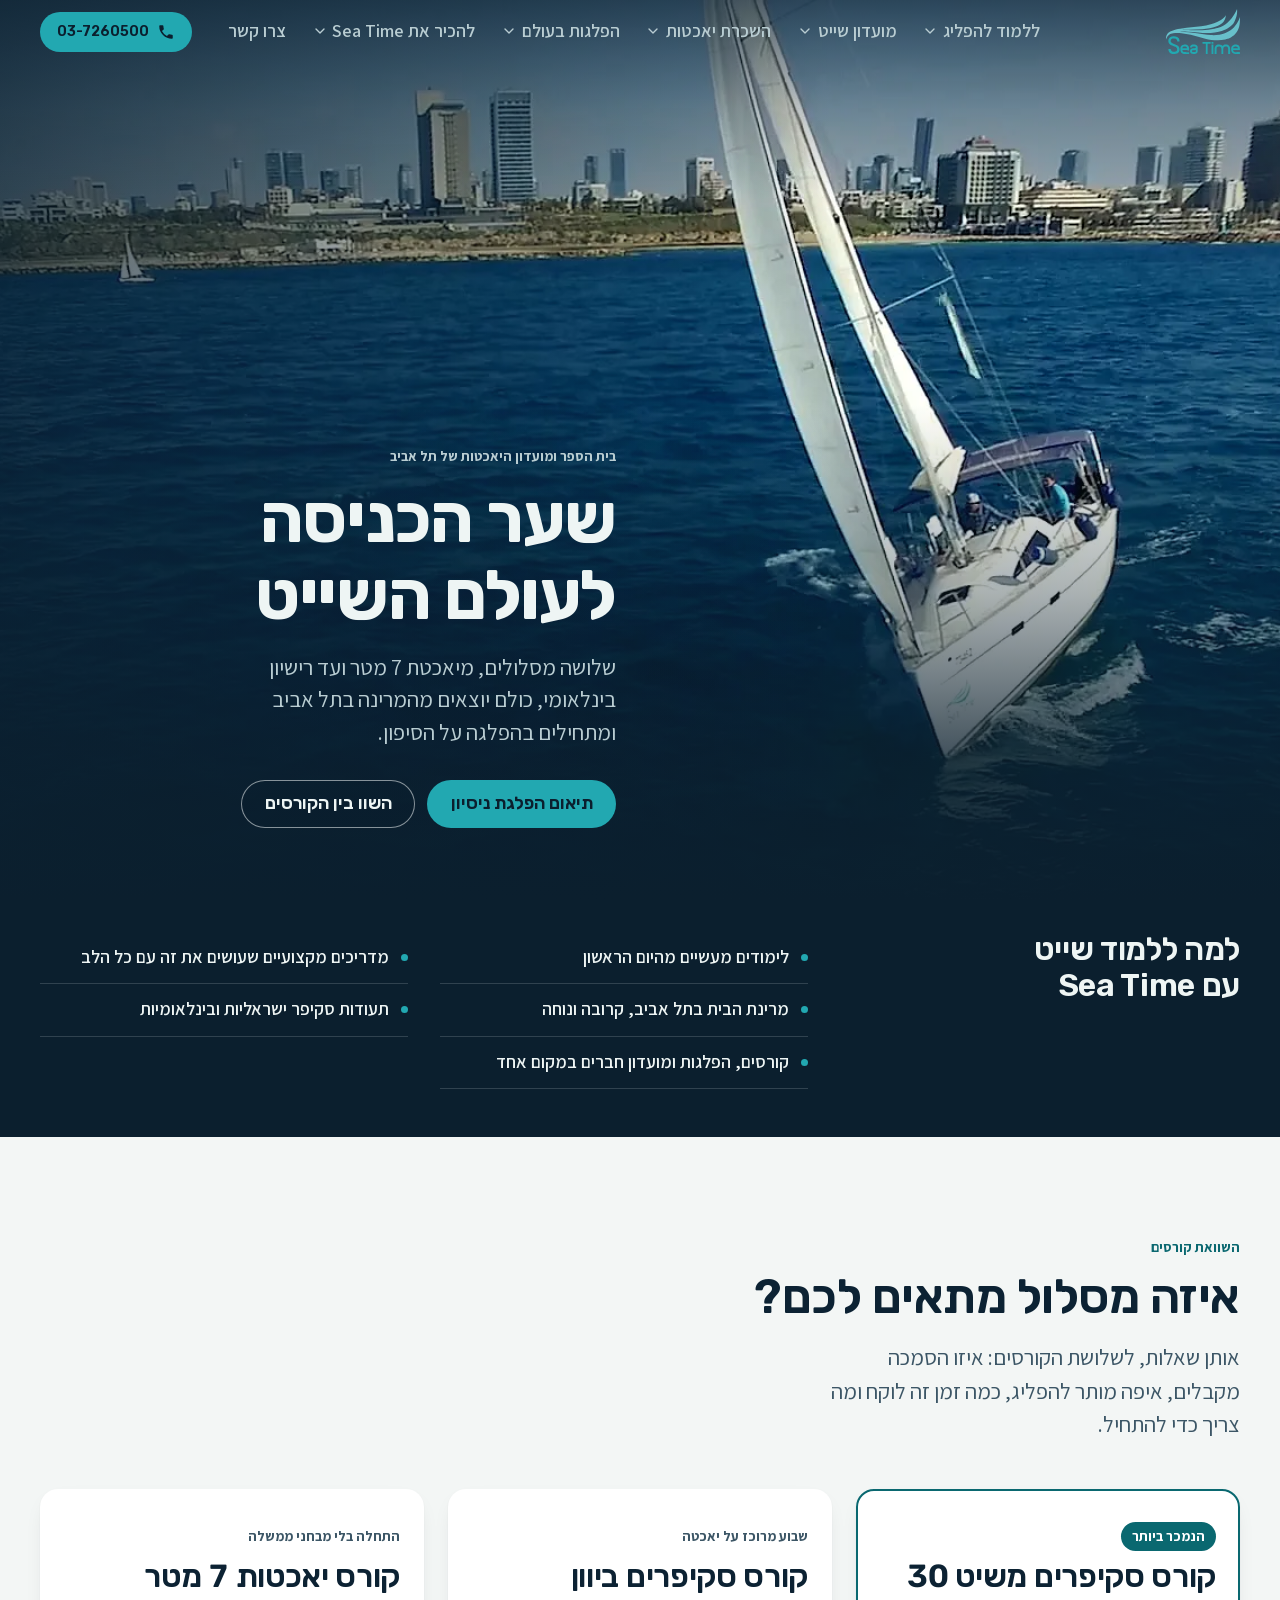
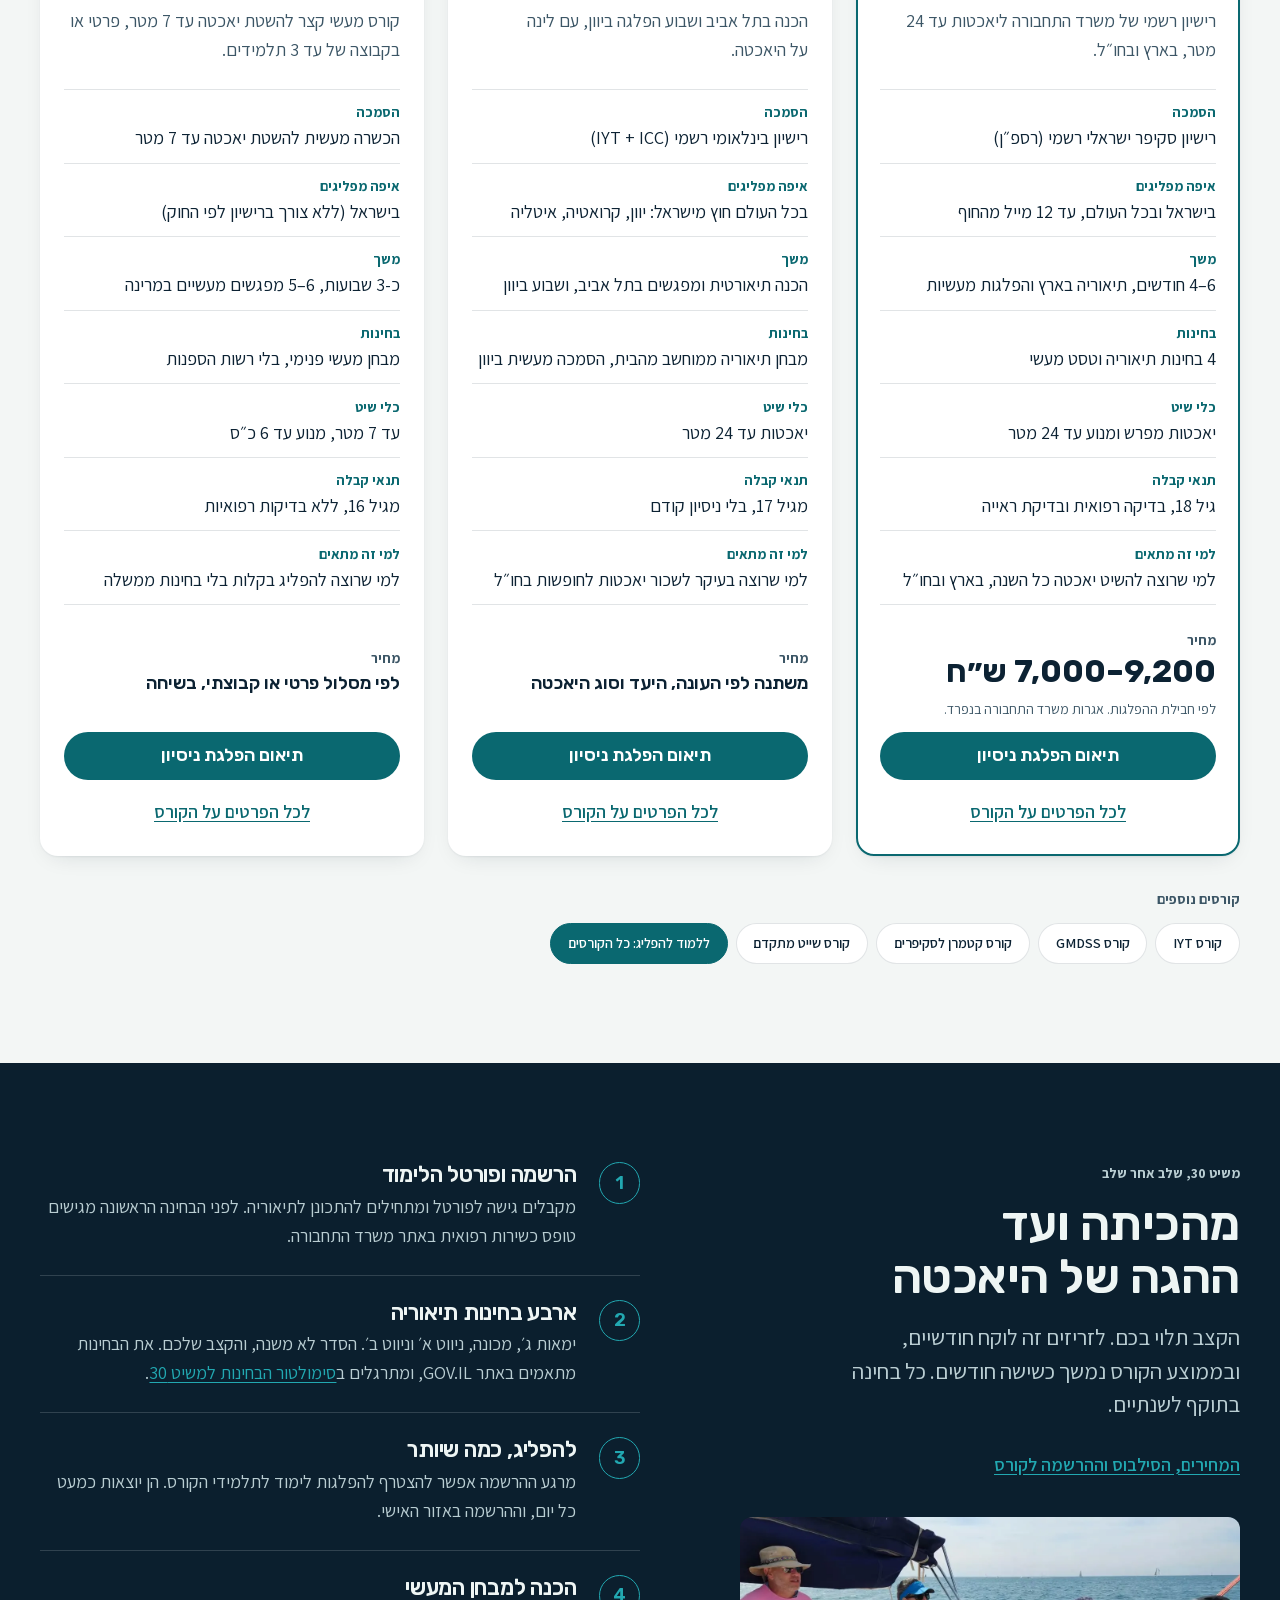
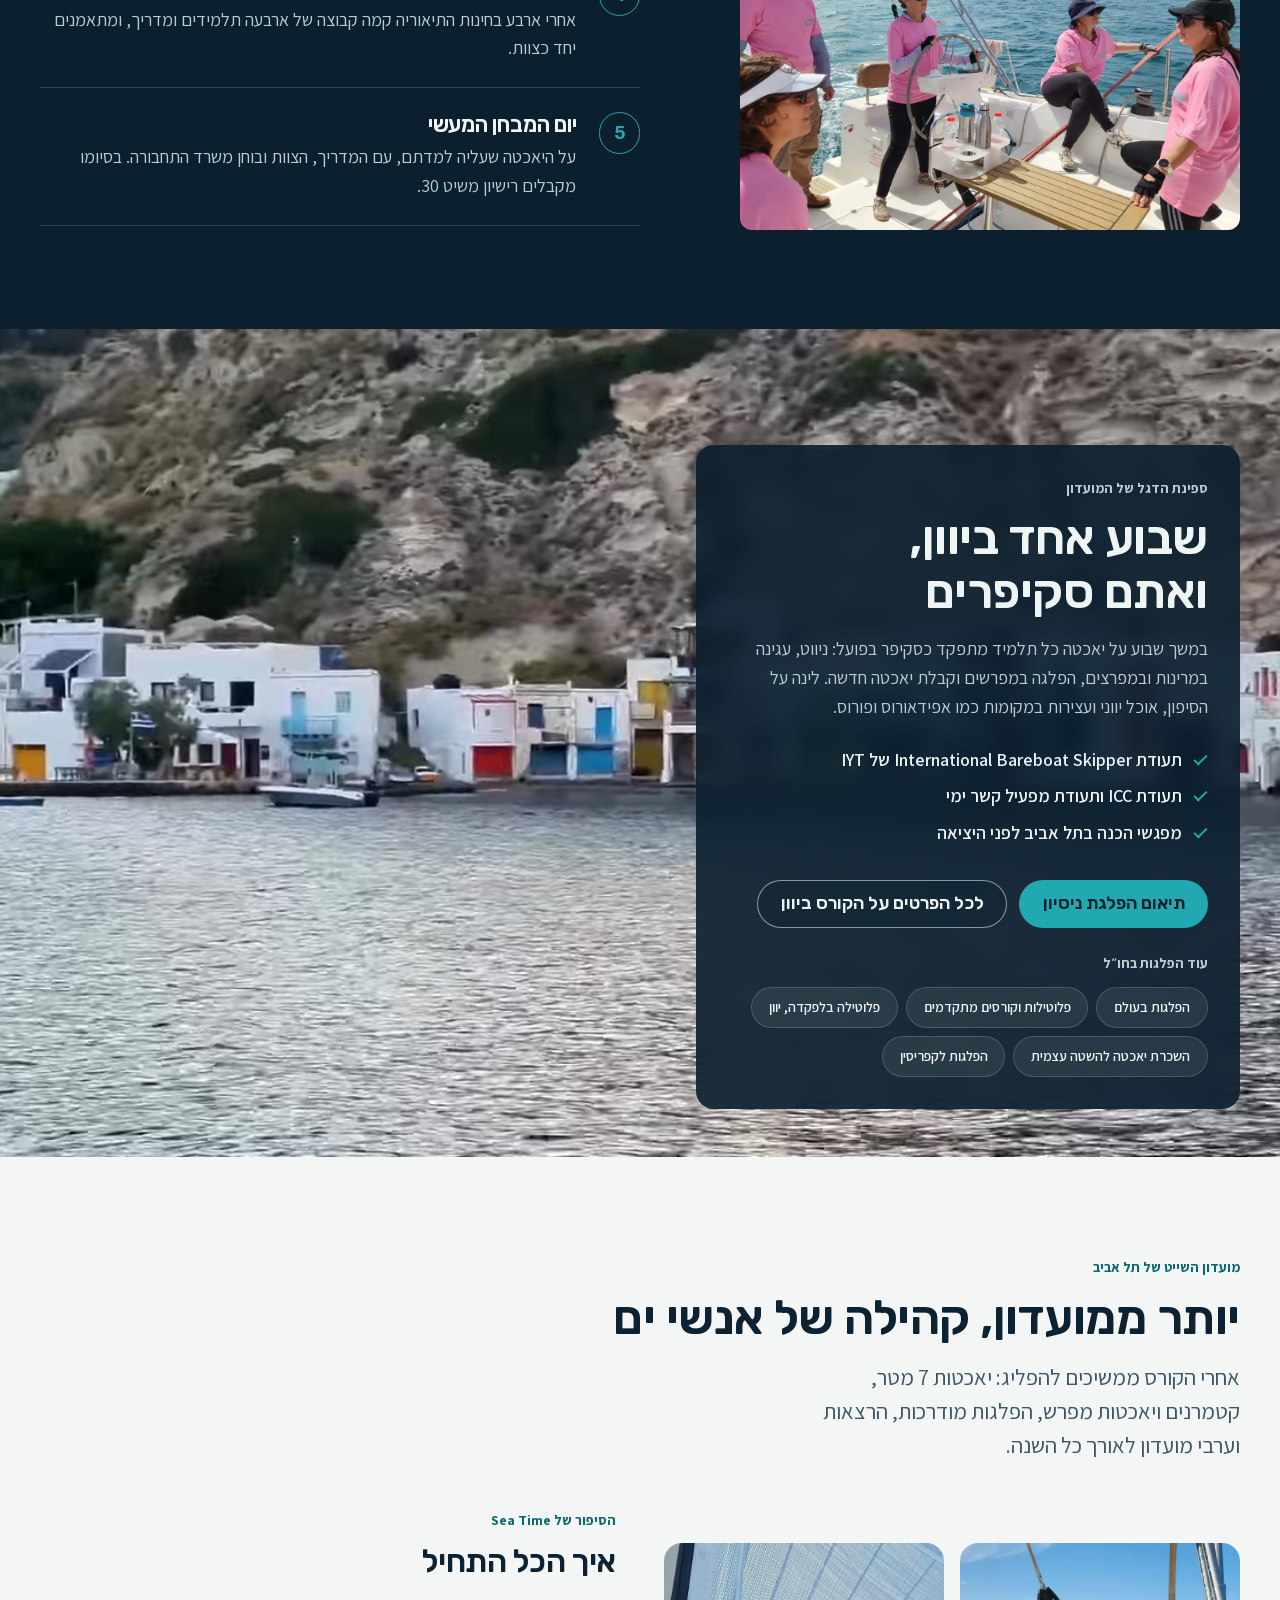
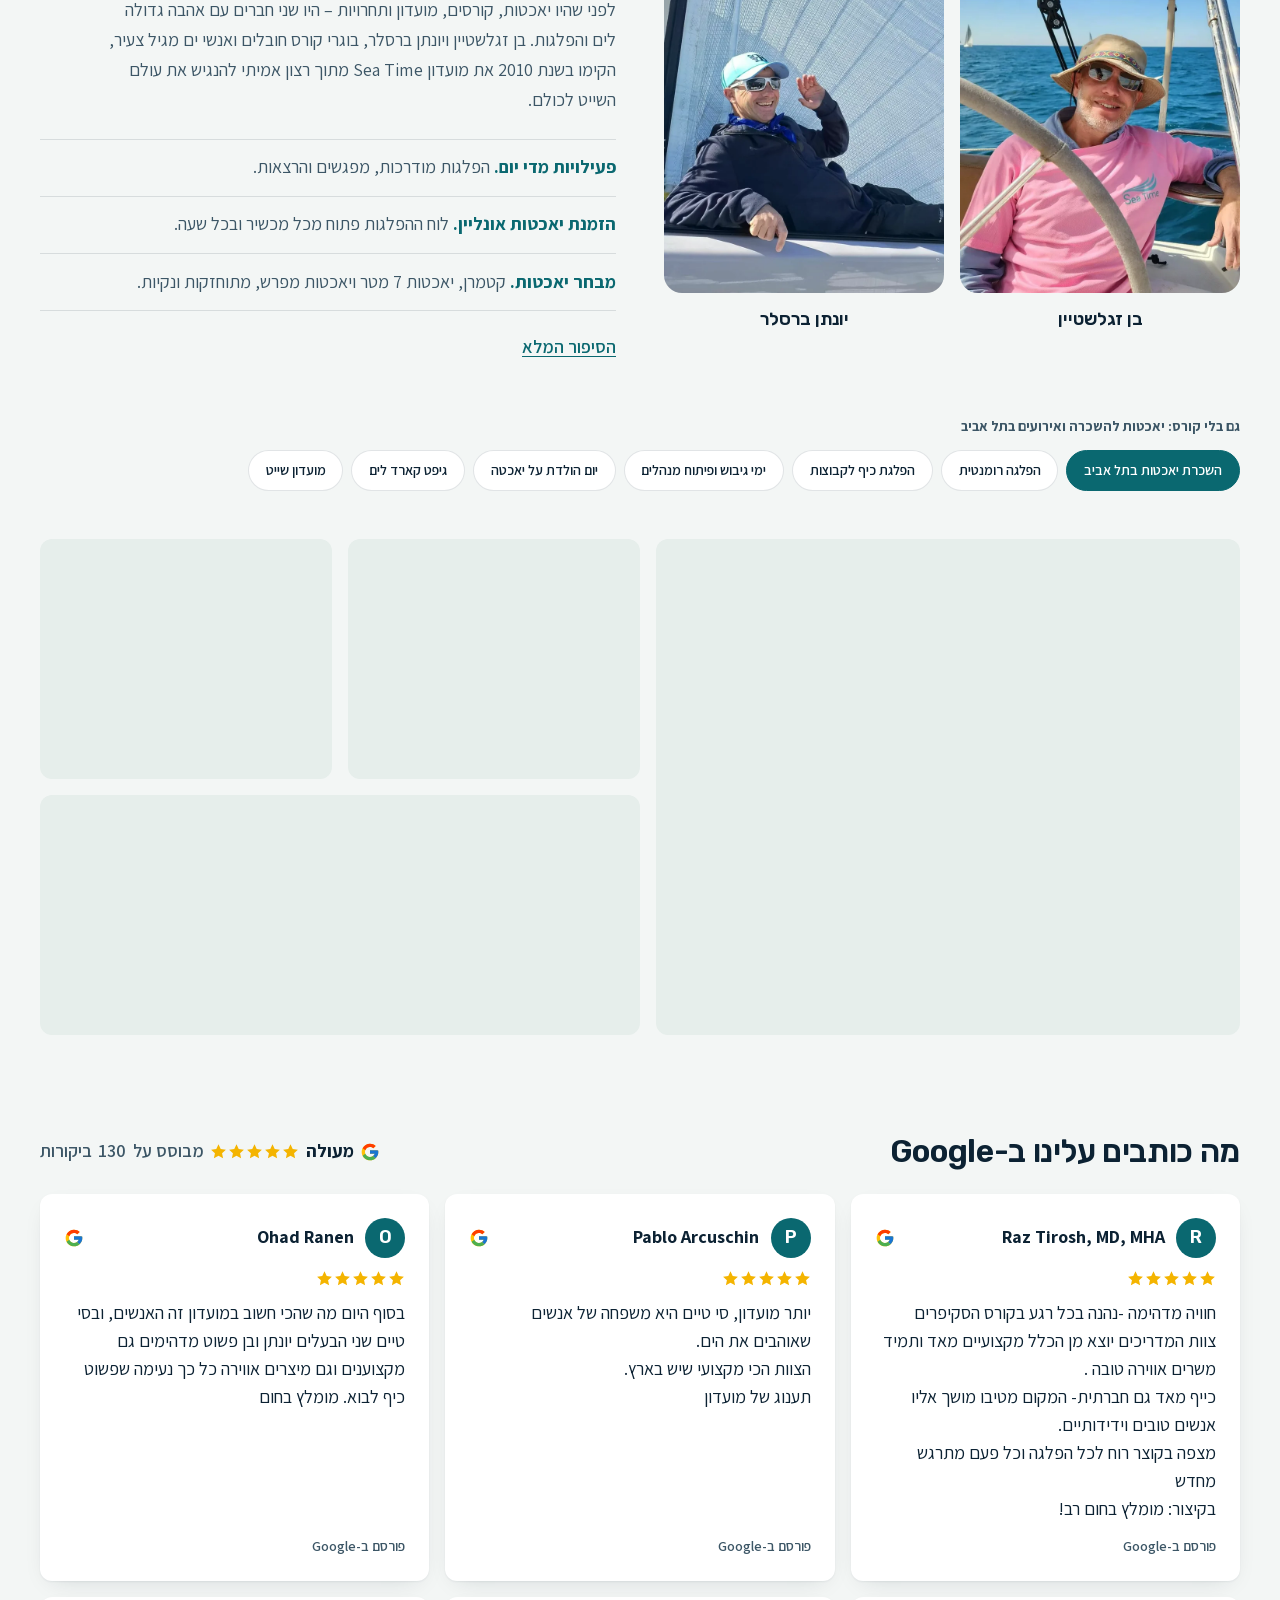
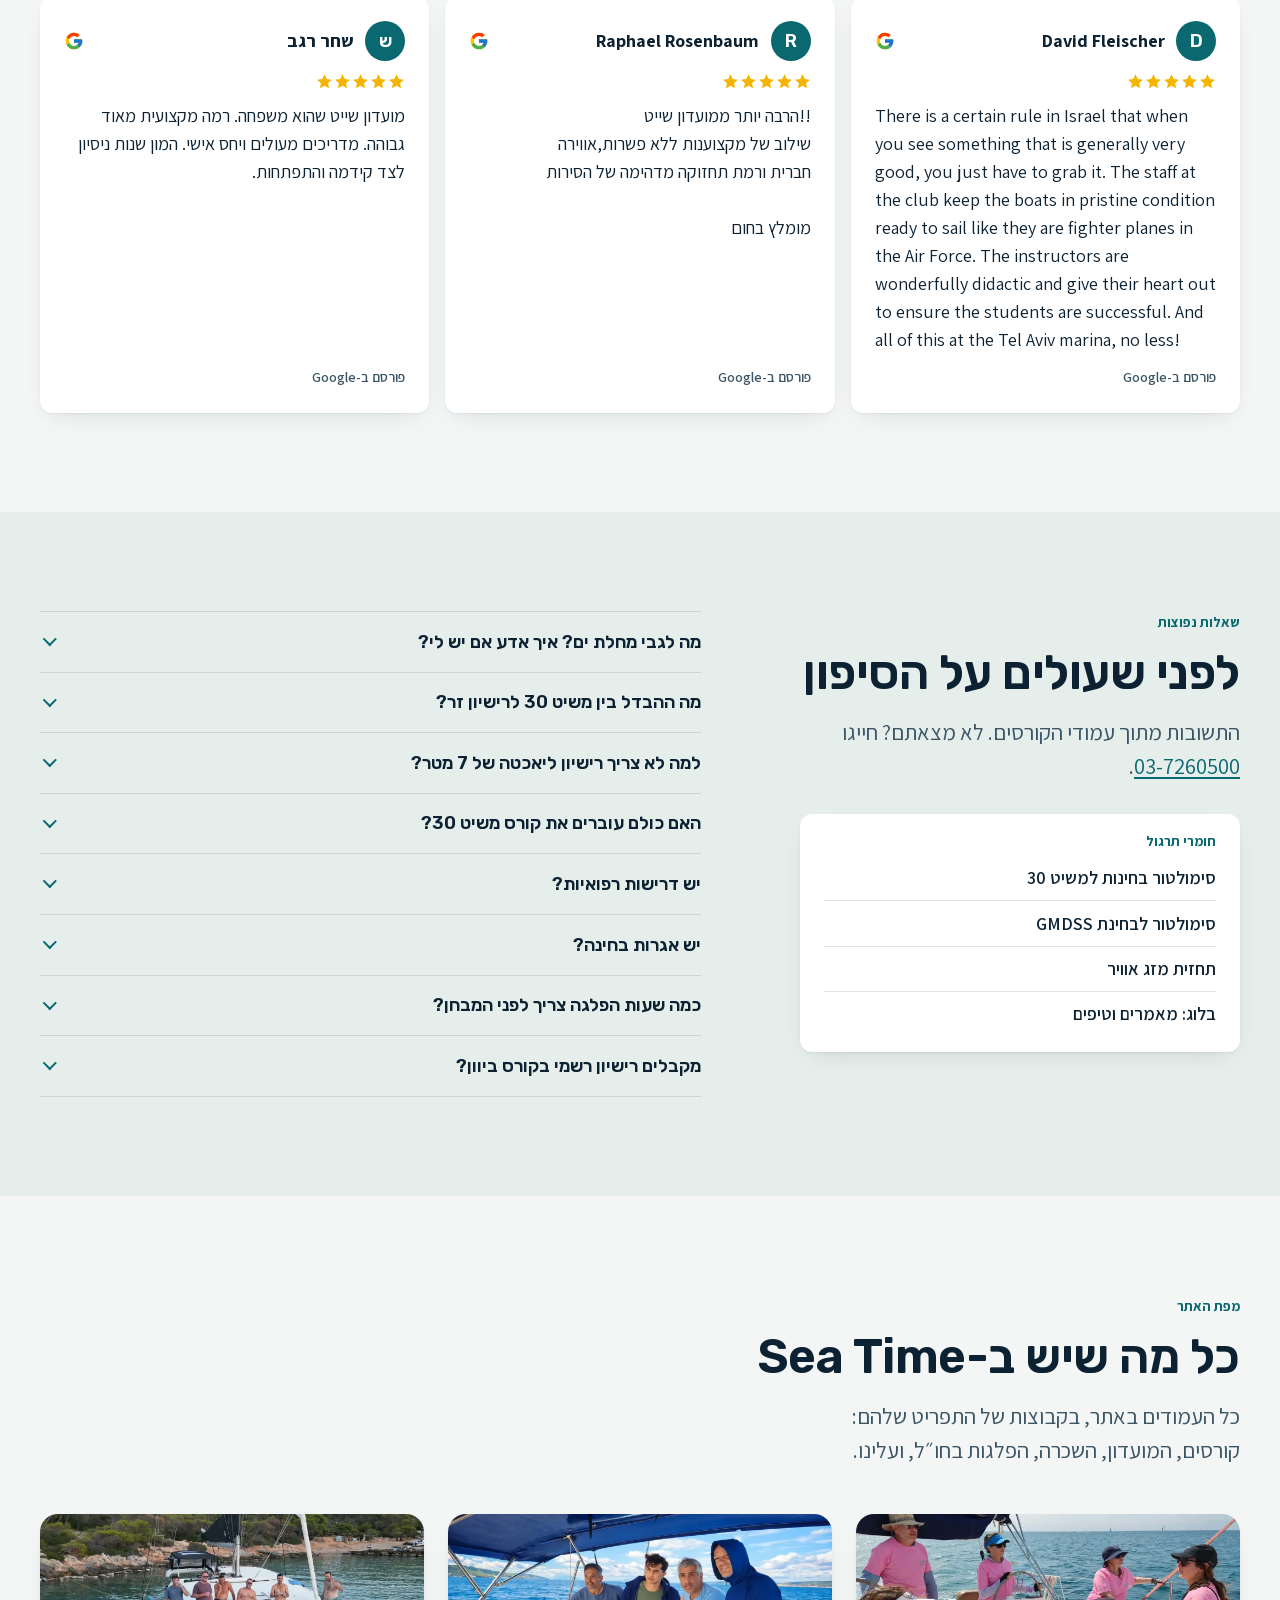
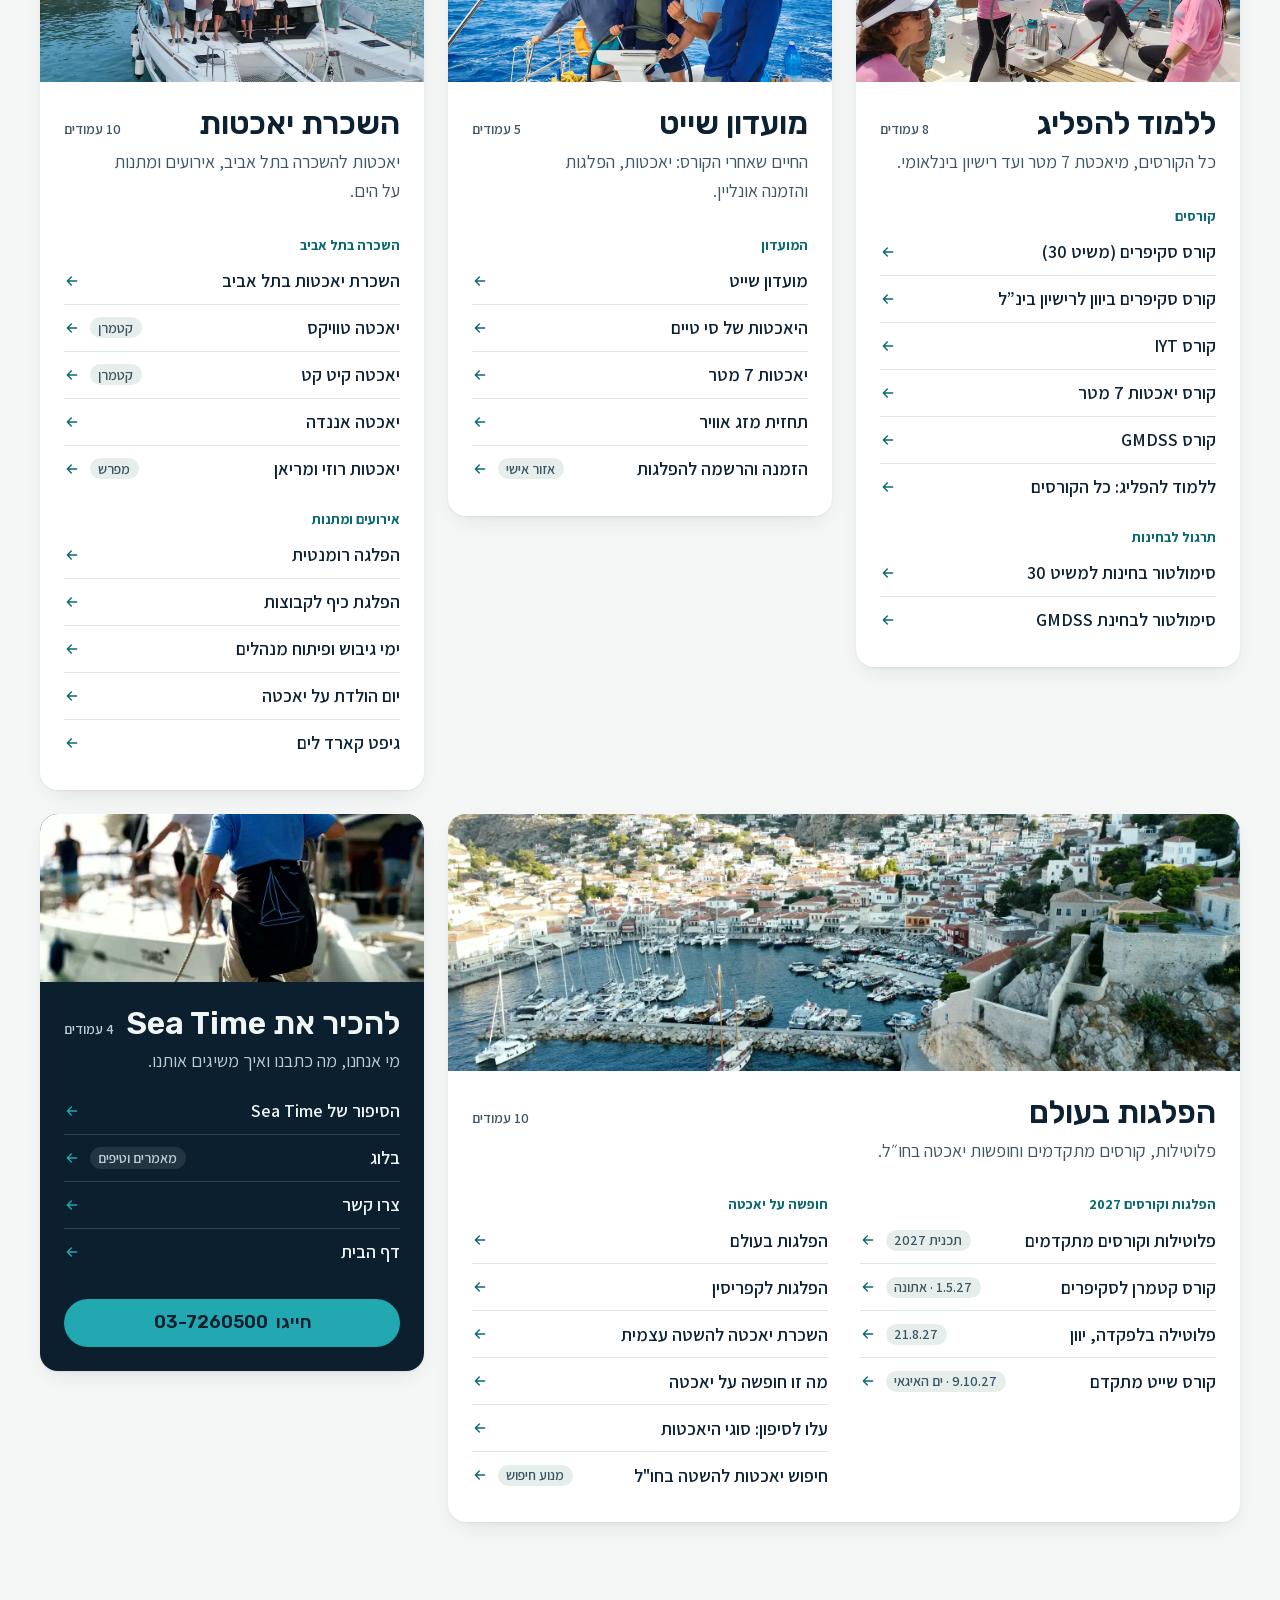
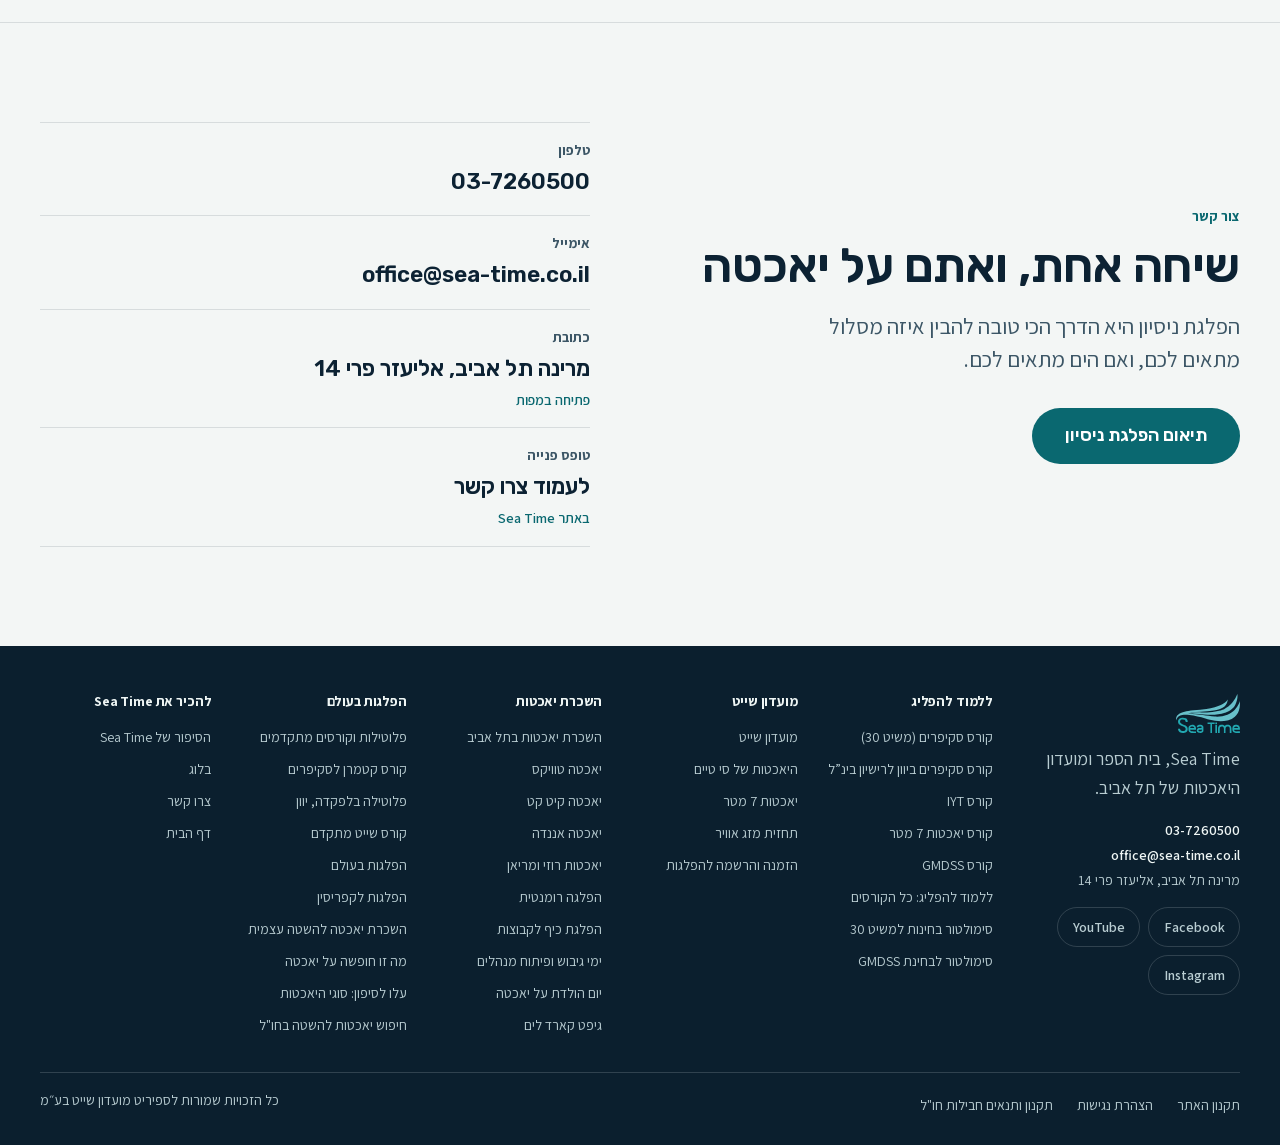
<file: site/index.html>
<!doctype html>
<html lang="he" dir="rtl">
<head>
<meta charset="utf-8">
<meta name="viewport" content="width=device-width, initial-scale=1, viewport-fit=cover">
<title>Sea Time | בית ספר לשייט ומועדון יאכטות במרינה תל אביב</title>
<meta name="description" content="קורס יאכטות 7 מטר, קורס סקיפרים משיט 30 וקורס סקיפרים ביוון. בית הספר ומועדון היאכטות של תל אביב, מרינה תל אביב. תיאום הפלגת ניסיון: 03-7260500.">
<meta name="theme-color" content="#0b1f2e">
<link rel="icon" href="assets/logo.svg" type="image/svg+xml">
<link rel="preload" href="assets/fonts/rubik-hebrew.woff2" as="font" type="font/woff2" crossorigin>
<link rel="preload" href="assets/fonts/assistant-hebrew.woff2" as="font" type="font/woff2" crossorigin>
<link rel="stylesheet" href="css/site.css">
<script>document.documentElement.classList.add('js')</script>
<script src="js/site.js" defer></script>
</head>
<body>
<a class="skip" href="#main">דלג לתוכן</a>

<header class="site-header is-top">
  <div class="wrap header-row">
    <a class="brand" href="#top">
      <img src="assets/logo.svg" width="796" height="487" alt="Sea Time">
    </a>
    <!-- build:nav -->
    <nav class="nav" id="nav" aria-label="ניווט ראשי">
      <ul class="nav-list">
        <li class="nav-item">
          <button class="nav-trigger" type="button" aria-expanded="false" aria-controls="nav-sub-courses"><span class="nav-t">ללמוד להפליג</span><svg class="chev" aria-hidden="true" viewBox="0 0 24 24" width="16" height="16"><path fill="none" stroke="currentColor" stroke-width="2" stroke-linecap="round" stroke-linejoin="round" d="m6 9 6 6 6-6"/></svg></button>
          <div class="nav-sub nav-sub-wide" id="nav-sub-courses">
            <div class="nav-col"><p class="nav-col-title">קורסים</p>
              <ul><li><a href="https://sea-time.co.il/sailing-courses/skipper-sailing-30/"><span class="nav-t">קורס סקיפרים (משיט 30)</span></a></li><li><a href="https://sea-time.co.il/skipper-course-in-greece/"><span class="nav-t">קורס סקיפרים ביוון לרישיון בינ”ל</span></a></li><li><a href="https://sea-time.co.il/sailing-courses/iyt-sailing/"><span class="nav-t">קורס <span class="ltr" dir="ltr">IYT</span></span></a></li><li><a href="https://sea-time.co.il/sailing-courses/7-meter-yacht/"><span class="nav-t">קורס יאכטות 7 מטר</span></a></li><li><a href="https://sea-time.co.il/sailing-courses/gmdss/"><span class="nav-t">קורס <span class="ltr" dir="ltr">GMDSS</span></span></a></li><li><a href="https://sea-time.co.il/sailing-courses/"><span class="nav-t">ללמוד להפליג: כל הקורסים</span></a></li></ul>
            </div>
            <div class="nav-col"><p class="nav-col-title">תרגול לבחינות</p>
              <ul><li><a href="https://skipper-course-questions.sea-time.co.il/"><span class="nav-t">סימולטור בחינות למשיט 30</span></a></li><li><a href="https://gmdss-simulator.sea-time.co.il/"><span class="nav-t">סימולטור לבחינת <span class="ltr" dir="ltr">GMDSS</span></span></a></li></ul>
            </div>
          </div>
        </li>
        <li class="nav-item">
          <button class="nav-trigger" type="button" aria-expanded="false" aria-controls="nav-sub-club"><span class="nav-t">מועדון שייט</span><svg class="chev" aria-hidden="true" viewBox="0 0 24 24" width="16" height="16"><path fill="none" stroke="currentColor" stroke-width="2" stroke-linecap="round" stroke-linejoin="round" d="m6 9 6 6 6-6"/></svg></button>
          <div class="nav-sub" id="nav-sub-club">
            <div class="nav-col"><p class="nav-col-title">המועדון</p>
              <ul><li><a href="https://sea-time.co.il/yacht-club/"><span class="nav-t">מועדון שייט</span></a></li><li><a href="https://sea-time.co.il/our-yachts/"><span class="nav-t">היאכטות של סי טיים</span></a></li><li><a href="https://sea-time.co.il/7-meter-yachts/"><span class="nav-t">יאכטות 7 מטר</span></a></li><li><a href="https://sea-time.co.il/weather/"><span class="nav-t">תחזית מזג אוויר</span></a></li><li><a href="https://sea-time.my.site.com/seaTimeApp/iw/"><span class="nav-t">הזמנה והרשמה להפלגות</span> <span class="nav-note">אזור אישי</span></a></li></ul>
            </div>
          </div>
        </li>
        <li class="nav-item">
          <button class="nav-trigger" type="button" aria-expanded="false" aria-controls="nav-sub-rental"><span class="nav-t">השכרת יאכטות</span><svg class="chev" aria-hidden="true" viewBox="0 0 24 24" width="16" height="16"><path fill="none" stroke="currentColor" stroke-width="2" stroke-linecap="round" stroke-linejoin="round" d="m6 9 6 6 6-6"/></svg></button>
          <div class="nav-sub nav-sub-wide" id="nav-sub-rental">
            <div class="nav-col"><p class="nav-col-title">השכרה בתל אביב</p>
              <ul><li><a href="https://sea-time.co.il/israel-cruise/"><span class="nav-t">השכרת יאכטות בתל אביב</span></a></li><li><a href="https://sea-time.co.il/twix/"><span class="nav-t">יאכטה טוויקס</span> <span class="nav-note">קטמרן</span></a></li><li><a href="https://sea-time.co.il/kitcat/"><span class="nav-t">יאכטה קיט קט</span> <span class="nav-note">קטמרן</span></a></li><li><a href="https://sea-time.co.il/ananda-yacht/"><span class="nav-t">יאכטה אננדה</span></a></li><li><a href="https://sea-time.co.il/sailingyacht_rosie/"><span class="nav-t">יאכטות רוזי ומריאן</span> <span class="nav-note">מפרש</span></a></li></ul>
            </div>
            <div class="nav-col"><p class="nav-col-title">אירועים ומתנות</p>
              <ul><li><a href="https://sea-time.co.il/romantic-cruise/"><span class="nav-t">הפלגה רומנטית</span></a></li><li><a href="https://sea-time.co.il/fun-sailing-for-groups/"><span class="nav-t">הפלגת כיף לקבוצות</span></a></li><li><a href="https://sea-time.co.il/executive-development-days/"><span class="nav-t">ימי גיבוש ופיתוח מנהלים</span></a></li><li><a href="https://sea-time.co.il/birthday_on_a_yacht/"><span class="nav-t">יום הולדת על יאכטה</span></a></li><li><a href="https://sea-time.co.il/gift_card/"><span class="nav-t">גיפט קארד לים</span></a></li></ul>
            </div>
          </div>
        </li>
        <li class="nav-item">
          <button class="nav-trigger" type="button" aria-expanded="false" aria-controls="nav-sub-abroad"><span class="nav-t">הפלגות בעולם</span><svg class="chev" aria-hidden="true" viewBox="0 0 24 24" width="16" height="16"><path fill="none" stroke="currentColor" stroke-width="2" stroke-linecap="round" stroke-linejoin="round" d="m6 9 6 6 6-6"/></svg></button>
          <div class="nav-sub nav-sub-wide" id="nav-sub-abroad">
            <div class="nav-col"><p class="nav-col-title">הפלגות וקורסים 2027</p>
              <ul><li><a href="https://sea-time.co.il/annual_program/"><span class="nav-t">פלוטילות וקורסים מתקדמים</span> <span class="nav-note">תכנית 2027</span></a></li><li><a href="https://sea-time.co.il/sailing-courses/catamaran/"><span class="nav-t">קורס קטמרן לסקיפרים</span> <span class="nav-note">1.5.27 · אתונה</span></a></li><li><a href="https://sea-time.co.il/flotilla2/"><span class="nav-t">פלוטילה בלפקדה, יוון</span> <span class="nav-note">21.8.27</span></a></li><li><a href="https://sea-time.co.il/sailing-courses/advanced-skipper/"><span class="nav-t">קורס שייט מתקדם</span> <span class="nav-note">9.10.27 · ים האיגאי</span></a></li></ul>
            </div>
            <div class="nav-col"><p class="nav-col-title">חופשה על יאכטה</p>
              <ul><li><a href="https://sea-time.co.il/abrod_homepage/"><span class="nav-t">הפלגות בעולם</span></a></li><li><a href="https://sea-time.co.il/sailing_to_cyprus/"><span class="nav-t">הפלגות לקפריסין</span></a></li><li><a href="https://sea-time.co.il/bareboat/"><span class="nav-t">השכרת יאכטה להשטה עצמית</span></a></li><li><a href="https://sea-time.co.il/yacht_vacation/"><span class="nav-t">מה זו חופשה על יאכטה</span></a></li><li><a href="https://sea-time.co.il/yacht-types_new/"><span class="nav-t">עלו לסיפון: סוגי היאכטות</span></a></li><li><a href="https://findayacht.sea-time.co.il/"><span class="nav-t">חיפוש יאכטות להשטה בחו"ל</span> <span class="nav-note">מנוע חיפוש</span></a></li></ul>
            </div>
          </div>
        </li>
        <li class="nav-item">
          <button class="nav-trigger" type="button" aria-expanded="false" aria-controls="nav-sub-about"><span class="nav-t">להכיר את <span class="ltr" dir="ltr">Sea Time</span></span><svg class="chev" aria-hidden="true" viewBox="0 0 24 24" width="16" height="16"><path fill="none" stroke="currentColor" stroke-width="2" stroke-linecap="round" stroke-linejoin="round" d="m6 9 6 6 6-6"/></svg></button>
          <div class="nav-sub" id="nav-sub-about">
            <div class="nav-col">
              <ul><li><a href="https://sea-time.co.il/our-story/"><span class="nav-t">הסיפור של <span class="ltr" dir="ltr">Sea Time</span></span></a></li><li><a href="https://sea-time.co.il/sailing-blog/"><span class="nav-t">בלוג</span> <span class="nav-note">מאמרים וטיפים</span></a></li><li><a href="https://sea-time.co.il/contactus/"><span class="nav-t">צרו קשר</span></a></li><li><a href="https://sea-time.co.il/"><span class="nav-t">דף הבית</span></a></li></ul>
            </div>
          </div>
        </li>
        <li class="nav-item"><a class="nav-link" href="https://sea-time.co.il/contactus/">צרו קשר</a></li>
      </ul>
      <div class="nav-foot"><a class="btn btn-primary" href="tel:037260500">חייגו <bdi class="ltr" dir="ltr">03-7260500</bdi></a><a class="btn btn-ghost" href="https://sea-time.my.site.com/seaTimeApp/iw/">הזמנה והרשמה להפלגות</a></div>
    </nav>
    <!-- /build:nav -->
    <div class="header-actions">
      <a class="btn btn-call" href="tel:037260500">
        <svg aria-hidden="true" viewBox="0 0 24 24" width="18" height="18"><path fill="currentColor" d="M6.6 10.8a15.1 15.1 0 0 0 6.6 6.6l2.2-2.2c.3-.3.7-.4 1-.2 1.1.4 2.3.6 3.6.6.6 0 1 .4 1 1V20c0 .6-.4 1-1 1A17 17 0 0 1 3 4c0-.6.4-1 1-1h3.5c.6 0 1 .4 1 1 0 1.2.2 2.4.6 3.6.1.3 0 .7-.2 1l-2.3 2.2Z"/></svg>
        <span class="call-label">חייגו</span>
        <bdi class="ltr call-number" dir="ltr">03-7260500</bdi>
      </a>
      <button class="menu-btn" type="button" aria-expanded="false" aria-controls="nav">
        <span class="sr-only">תפריט</span>
        <svg class="i-menu" aria-hidden="true" viewBox="0 0 24 24" width="22" height="22"><path fill="none" stroke="currentColor" stroke-width="2" stroke-linecap="round" d="M4 7h16M4 12h16M4 17h16"/></svg>
        <svg class="i-close" aria-hidden="true" viewBox="0 0 24 24" width="22" height="22"><path fill="none" stroke="currentColor" stroke-width="2" stroke-linecap="round" d="M6 6l12 12M18 6 6 18"/></svg>
      </button>
    </div>
  </div>
</header>

<main id="main">

<!-- ============ HERO ============ -->
<section class="hero" id="top" aria-labelledby="hero-title">
  <div class="hero-media">
    <picture>
      <source media="(max-width: 760px)" srcset="assets/video/hero-m-poster.webp" width="504" height="720">
      <img class="hero-poster" src="assets/video/hero-poster.webp" width="1920" height="800" alt="יאכטת מפרש של Sea Time נוטה ברוח מול קו החוף של תל אביב" fetchpriority="high">
    </picture>
    <!-- Their own footage: YouTube y5JGoZng7QE (@seatime2011), 0:24.70–0:28.50, graded in round 2. -->
    <video class="hero-video" muted loop playsinline autoplay preload="metadata" aria-hidden="true" tabindex="-1">
      <source src="assets/video/hero-m.mp4" type="video/mp4" media="(max-width: 760px)">
      <source src="assets/video/hero.mp4" type="video/mp4">
    </video>
    <button class="video-toggle" type="button" aria-pressed="false">
      <span class="sr-only">השהיית הסרטון</span>
      <svg class="i-pause" aria-hidden="true" viewBox="0 0 24 24" width="16" height="16"><path fill="currentColor" d="M7 5h3v14H7zM14 5h3v14h-3z"/></svg>
      <svg class="i-play" aria-hidden="true" viewBox="0 0 24 24" width="16" height="16"><path fill="currentColor" d="M8 5v14l11-7z"/></svg>
    </button>
  </div>
  <div class="hero-copy">
    <div class="wrap"><div class="hero-text">
      <p class="hero-kicker">בית הספר ומועדון היאכטות של תל אביב</p>
      <h1 id="hero-title">שער הכניסה לעולם השייט</h1>
      <p class="hero-sub">שלושה מסלולים, מיאכטת 7 מטר ועד רישיון בינלאומי, כולם יוצאים מהמרינה בתל אביב ומתחילים בהפלגה על הסיפון.</p>
      <div class="hero-ctas">
        <a class="btn btn-primary" href="tel:037260500">תיאום הפלגת ניסיון</a>
        <a class="btn btn-ghost" href="#courses">השוו בין הקורסים</a>
      </div>
    </div></div>
  </div>
</section>

<!-- ============ WHY ============ -->
<section class="why" aria-labelledby="why-title">
  <div class="wrap why-grid">
    <h2 id="why-title" class="why-title reveal">למה ללמוד שייט<br>עם <span class="ltr" dir="ltr">Sea Time</span></h2>
    <ul class="why-list reveal">
      <li>לימודים מעשיים מהיום הראשון</li>
      <li>מדריכים מקצועיים שעושים את זה עם כל הלב</li>
      <li>מרינת הבית בתל אביב, קרובה ונוחה</li>
      <li>תעודות סקיפר ישראליות ובינלאומיות</li>
      <li>קורסים, הפלגות ומועדון חברים במקום אחד</li>
    </ul>
  </div>
</section>

<!-- ============ COURSES ============ -->
<section class="courses" id="courses" aria-labelledby="courses-title">
  <div class="wrap">
    <header class="section-head reveal">
      <p class="eyebrow">השוואת קורסים</p>
      <h2 id="courses-title">איזה מסלול מתאים לכם?</h2>
      <p class="lede">אותן שאלות, לשלושת הקורסים: איזו הסמכה מקבלים, איפה מותר להפליג, כמה זמן זה לוקח ומה צריך כדי להתחיל.</p>
    </header>

    <p class="swipe-hint" aria-hidden="true">החליקו לצדדים להשוואה</p>
    <div class="cards" role="list">

      <!-- SKIPPER 30 -->
      <article class="card card-featured" role="listitem" aria-labelledby="c30-title">
        <div class="card-head">
          <p class="card-tag"><span class="badge">הנמכר ביותר</span></p>
          <h3 id="c30-title">קורס סקיפרים משיט <span class="num">30</span></h3>
          <p class="card-line">רישיון רשמי של משרד התחבורה ליאכטות עד 24 מטר, בארץ ובחו״ל.</p>
        </div>
        <dl class="facts">
          <div><dt>הסמכה</dt><dd>רישיון סקיפר ישראלי רשמי (רספ״ן)</dd></div>
          <div><dt>איפה מפליגים</dt><dd>בישראל ובכל העולם, עד 12 מייל מהחוף</dd></div>
          <div><dt>משך</dt><dd><bdi class="ltr" dir="ltr">4–6</bdi> חודשים, תיאוריה בארץ והפלגות מעשיות</dd></div>
          <div><dt>בחינות</dt><dd>4 בחינות תיאוריה וטסט מעשי</dd></div>
          <div><dt>כלי שיט</dt><dd>יאכטות מפרש ומנוע עד 24 מטר</dd></div>
          <!-- TODO(owner): the comparison table says age 18; llms.txt says studying can start at 17.5. Which one is right for the page? -->
          <div><dt>תנאי קבלה</dt><dd>גיל 18, בדיקה רפואית ובדיקת ראייה</dd></div>
          <div><dt>למי זה מתאים</dt><dd>למי שרוצה להשיט יאכטה כל השנה, בארץ ובחו״ל</dd></div>
        </dl>
        <div class="card-foot">
          <p class="price"><span class="price-label">מחיר</span><span class="price-value"><bdi class="ltr" dir="ltr">7,000–9,200</bdi> ש״ח</span></p>
          <p class="price-note">לפי חבילת ההפלגות. אגרות משרד התחבורה בנפרד.</p>
          <a class="btn btn-primary btn-block" href="tel:037260500">תיאום הפלגת ניסיון</a>
          <a class="more" href="https://sea-time.co.il/sailing-courses/skipper-sailing-30/">לכל הפרטים על הקורס</a>
        </div>
      </article>

      <!-- GREECE -->
      <article class="card" role="listitem" aria-labelledby="cgr-title">
        <div class="card-head">
          <p class="card-tag">שבוע מרוכז על יאכטה</p>
          <h3 id="cgr-title">קורס סקיפרים ביוון</h3>
          <p class="card-line">הכנה בתל אביב ושבוע הפלגה ביוון, עם לינה על היאכטה.</p>
        </div>
        <dl class="facts">
          <div><dt>הסמכה</dt><dd>רישיון בינלאומי רשמי (<span class="ltr" dir="ltr">IYT + ICC</span>)</dd></div>
          <div><dt>איפה מפליגים</dt><dd>בכל העולם חוץ מישראל: יוון, קרואטיה, איטליה</dd></div>
          <div><dt>משך</dt><dd>הכנה תיאורטית ומפגשים בתל אביב, ושבוע ביוון</dd></div>
          <div><dt>בחינות</dt><dd>מבחן תיאוריה ממוחשב מהבית, הסמכה מעשית ביוון</dd></div>
          <div><dt>כלי שיט</dt><dd>יאכטות עד 24 מטר</dd></div>
          <div><dt>תנאי קבלה</dt><dd>מגיל 17, בלי ניסיון קודם</dd></div>
          <div><dt>למי זה מתאים</dt><dd>למי שרוצה בעיקר לשכור יאכטות לחופשות בחו״ל</dd></div>
        </dl>
        <div class="card-foot">
          <!-- TODO(owner): Greece price is "משתנה לפי העונה" on the live site; no number published. Add a "from" price if allowed. -->
          <p class="price"><span class="price-label">מחיר</span><span class="price-value price-text">משתנה לפי העונה, היעד וסוג היאכטה</span></p>
          <a class="btn btn-primary btn-block" href="tel:037260500">תיאום הפלגת ניסיון</a>
          <a class="more" href="https://sea-time.co.il/skipper-course-in-greece/">לכל הפרטים על הקורס</a>
        </div>
      </article>
      <!-- 7 METRE -->
      <article class="card" role="listitem" aria-labelledby="c7-title">
        <div class="card-head">
          <p class="card-tag">התחלה בלי מבחני ממשלה</p>
          <h3 id="c7-title">קורס יאכטות <span class="num">7</span> מטר</h3>
          <p class="card-line">קורס מעשי קצר להשטת יאכטה עד 7 מטר, פרטי או בקבוצה של עד 3 תלמידים.</p>
        </div>
        <dl class="facts">
          <div><dt>הסמכה</dt><dd>הכשרה מעשית להשטת יאכטה עד 7 מטר</dd></div>
          <div><dt>איפה מפליגים</dt><dd>בישראל (ללא צורך ברישיון לפי החוק)</dd></div>
          <div><dt>משך</dt><dd>כ-3 שבועות, <bdi class="ltr" dir="ltr">5–6</bdi> מפגשים מעשיים במרינה</dd></div>
          <div><dt>בחינות</dt><dd>מבחן מעשי פנימי, בלי רשות הספנות</dd></div>
          <div><dt>כלי שיט</dt><dd>עד 7 מטר, מנוע עד 6 כ״ס</dd></div>
          <div><dt>תנאי קבלה</dt><dd>מגיל 16, ללא בדיקות רפואיות</dd></div>
          <div><dt>למי זה מתאים</dt><dd>למי שרוצה להפליג בקלות בלי בחינות ממשלה</dd></div>
        </dl>
        <div class="card-foot">
          <!-- TODO(owner): no price for the 7m course is published on sea-time.co.il. Add one if it may be shown. -->
          <p class="price"><span class="price-label">מחיר</span><span class="price-value price-text">לפי מסלול פרטי או קבוצתי, בשיחה</span></p>
          <a class="btn btn-primary btn-block" href="tel:037260500">תיאום הפלגת ניסיון</a>
          <a class="more" href="https://sea-time.co.il/sailing-courses/7-meter-yacht/">לכל הפרטים על הקורס</a>
        </div>
      </article>

    </div>

    <div class="more-courses reveal">
      <p class="more-courses-title">קורסים נוספים</p>
      <ul class="chips">
        <li><a class="chip" href="https://sea-time.co.il/sailing-courses/iyt-sailing/">קורס <span class="ltr" dir="ltr">IYT</span></a></li>
        <li><a class="chip" href="https://sea-time.co.il/sailing-courses/gmdss/">קורס <span class="ltr" dir="ltr">GMDSS</span></a></li>
        <li><a class="chip" href="https://sea-time.co.il/sailing-courses/catamaran/">קורס קטמרן לסקיפרים</a></li>
        <li><a class="chip" href="https://sea-time.co.il/sailing-courses/advanced-skipper/">קורס שייט מתקדם</a></li>
        <li><a class="chip chip-strong" href="https://sea-time.co.il/sailing-courses/">ללמוד להפליג: כל הקורסים</a></li>
      </ul>
    </div>
  </div>
</section>

<!-- ============ PROCESS (משיט 30) ============ -->
<section class="process" id="process" aria-labelledby="process-title">
  <div class="wrap process-grid">
    <div class="process-intro reveal">
      <p class="eyebrow">משיט 30, שלב אחר שלב</p>
      <h2 id="process-title">מהכיתה ועד ההגה של היאכטה</h2>
      <p class="lede">הקצב תלוי בכם. לזריזים זה לוקח חודשיים, ובממוצע הקורס נמשך כשישה חודשים. כל בחינה בתוקף לשנתיים.</p>
      <a class="more more-inline on-dark-link" href="https://sea-time.co.il/sailing-courses/skipper-sailing-30/">המחירים, הסילבוס וההרשמה לקורס</a>
      <figure class="process-photo">
        <img src="assets/p17.webp" width="1400" height="788" loading="lazy" decoding="async" alt="תלמידות ותלמידים בהגה ובחבלים בזמן הפלגת לימוד">
      </figure>
    </div>
    <ol class="steps">
      <li class="step reveal">
        <h3>הרשמה ופורטל הלימוד</h3>
        <p>מקבלים גישה לפורטל ומתחילים להתכונן לתיאוריה. לפני הבחינה הראשונה מגישים טופס כשירות רפואית באתר משרד התחבורה.</p>
      </li>
      <li class="step reveal">
        <h3>ארבע בחינות תיאוריה</h3>
        <p>ימאות ג׳, מכונה, ניווט א׳ וניווט ב׳. הסדר לא משנה, והקצב שלכם. את הבחינות מתאמים באתר <span class="ltr" dir="ltr">GOV.IL</span>, ומתרגלים ב<a class="on-dark-link" href="https://skipper-course-questions.sea-time.co.il/">סימולטור הבחינות למשיט 30</a>.</p>
      </li>
      <li class="step reveal">
        <h3>להפליג, כמה שיותר</h3>
        <p>מרגע ההרשמה אפשר להצטרף להפלגות לימוד לתלמידי הקורס. הן יוצאות כמעט כל יום, וההרשמה באזור האישי.</p>
      </li>
      <li class="step reveal">
        <h3>הכנה למבחן המעשי</h3>
        <p>אחרי ארבע בחינות התיאוריה קמה קבוצה של ארבעה תלמידים ומדריך, ומתאמנים יחד כצוות.</p>
      </li>
      <li class="step reveal">
        <h3>יום המבחן המעשי</h3>
        <p>על היאכטה שעליה למדתם, עם המדריך, הצוות ובוחן משרד התחבורה. בסיומו מקבלים רישיון משיט 30.</p>
      </li>
    </ol>
  </div>
</section>

<!-- ============ GREECE ============ -->
<section class="greece" id="greece" aria-labelledby="greece-title">
  <!-- Photos and footage are Sea Time's own. Phone: "יוון-2" from sea-time.co.il/skipper-course-in-greece/ (uploads/2025/04).
       Desktop: YouTube b7P1ugGUFHU (@seatime2011, "קורס סקיפרים מתקדם ביוון - ים איגאי - ספטמבר 22"), 1:34.4–1:44.9. -->
  <div class="greece-bg">
    <picture>
      <source media="(max-width: 760px)" srcset="assets/greece-hydra-tall.webp" width="1080" height="1440">
      <img class="greece-still" src="assets/video/greece-poster.webp" width="1920" height="1080" loading="lazy" decoding="async" alt="יאכטות ונמל באיי יוון, מתוך קורס הסקיפרים של Sea Time">
    </picture>
    <video class="greece-video" muted loop playsinline preload="none" aria-hidden="true" tabindex="-1" poster="assets/video/greece-poster.webp"
      data-webm="assets/video/greece.webm" data-mp4="assets/video/greece.mp4"></video>
  </div>
  <div class="wrap greece-inner">
    <div class="greece-panel reveal">
      <p class="eyebrow">ספינת הדגל של המועדון</p>
      <h2 id="greece-title">שבוע אחד ביוון, ואתם סקיפרים</h2>
      <p>במשך שבוע על יאכטה כל תלמיד מתפקד כסקיפר בפועל: ניווט, עגינה במרינות ובמפרצים, הפלגה במפרשים וקבלת יאכטה חדשה. לינה על הסיפון, אוכל יווני ועצירות במקומות כמו אפידאורוס ופורוס.</p>
      <ul class="ticks">
        <li>תעודת <span class="ltr" dir="ltr">International Bareboat Skipper</span> של <span class="ltr" dir="ltr">IYT</span></li>
        <li>תעודת <span class="ltr" dir="ltr">ICC</span> ותעודת מפעיל קשר ימי</li>
        <li>מפגשי הכנה בתל אביב לפני היציאה</li>
      </ul>
      <div class="greece-ctas">
        <a class="btn btn-primary" href="tel:037260500">תיאום הפלגת ניסיון</a>
        <a class="btn btn-ghost" href="https://sea-time.co.il/skipper-course-in-greece/">לכל הפרטים על הקורס ביוון</a>
      </div>
      <p class="greece-more-title">עוד הפלגות בחו״ל</p>
      <ul class="chips chips-dark">
        <li><a class="chip" href="https://sea-time.co.il/abrod_homepage/">הפלגות בעולם</a></li>
        <li><a class="chip" href="https://sea-time.co.il/annual_program/">פלוטילות וקורסים מתקדמים</a></li>
        <li><a class="chip" href="https://sea-time.co.il/flotilla2/">פלוטילה בלפקדה, יוון</a></li>
        <li><a class="chip" href="https://sea-time.co.il/bareboat/">השכרת יאכטה להשטה עצמית</a></li>
        <li><a class="chip" href="https://sea-time.co.il/sailing_to_cyprus/">הפלגות לקפריסין</a></li>
      </ul>
    </div>
  </div>
</section>

<!-- ============ CLUB / TRUST ============ -->
<section class="club" id="club" aria-labelledby="club-title">
  <div class="wrap">
    <header class="section-head reveal">
      <p class="eyebrow">מועדון השייט של תל אביב</p>
      <h2 id="club-title">יותר ממועדון, קהילה של אנשי ים</h2>
      <p class="lede">אחרי הקורס ממשיכים להפליג: יאכטות 7 מטר, קטמרנים ויאכטות מפרש, הפלגות מודרכות, הרצאות וערבי מועדון לאורך כל השנה.</p>
    </header>

    <div class="founders reveal">
      <!-- Photos and names exactly as on sea-time.co.il/our-story/ (uploads/2025/06), cropped to 4:5. -->
      <div class="founders-photos">
        <figure>
          <img src="assets/founder-ben.webp" width="720" height="900" loading="lazy" decoding="async" alt="בן זגלשטיין בהגה של יאכטה בים">
          <figcaption>בן זגלשטיין</figcaption>
        </figure>
        <figure>
          <img src="assets/founder-yonatan.webp" width="720" height="900" loading="lazy" decoding="async" alt="יונתן ברסלר נשען על צד היאכטה מול המפרש">
          <figcaption>יונתן ברסלר</figcaption>
        </figure>
      </div>
      <div class="founders-copy">
        <p class="eyebrow">הסיפור של <span class="ltr" dir="ltr">Sea Time</span></p>
        <h3>איך הכל התחיל</h3>
        <p>לפני שהיו יאכטות, קורסים, מועדון ותחרויות – היו שני חברים עם אהבה גדולה לים והפלגות. בן זגלשטיין ויונתן ברסלר, בוגרי קורס חובלים ואנשי ים מגיל צעיר, הקימו בשנת <span class="num">2010</span> את מועדון <span class="ltr" dir="ltr">Sea Time</span> מתוך רצון אמיתי להנגיש את עולם השייט לכולם.</p>
        <ul class="club-feats">
          <li><a href="https://sea-time.co.il/yacht-club/"><strong>פעילויות מדי יום.</strong> הפלגות מודרכות, מפגשים והרצאות.</a></li>
          <li><a href="https://sea-time.my.site.com/seaTimeApp/iw/"><strong>הזמנת יאכטות אונליין.</strong> לוח ההפלגות פתוח מכל מכשיר ובכל שעה.</a></li>
          <li><a href="https://sea-time.co.il/our-yachts/"><strong>מבחר יאכטות.</strong> קטמרן, יאכטות 7 מטר ויאכטות מפרש, מתוחזקות ונקיות.</a></li>
        </ul>
        <a class="more more-inline" href="https://sea-time.co.il/our-story/">הסיפור המלא</a>
      </div>
    </div>

    <div class="club-links reveal">
      <p class="more-courses-title">גם בלי קורס: יאכטות להשכרה ואירועים בתל אביב</p>
      <ul class="chips">
        <li><a class="chip chip-strong" href="https://sea-time.co.il/israel-cruise/">השכרת יאכטות בתל אביב</a></li>
        <li><a class="chip" href="https://sea-time.co.il/romantic-cruise/">הפלגה רומנטית</a></li>
        <li><a class="chip" href="https://sea-time.co.il/fun-sailing-for-groups/">הפלגת כיף לקבוצות</a></li>
        <li><a class="chip" href="https://sea-time.co.il/executive-development-days/">ימי גיבוש ופיתוח מנהלים</a></li>
        <li><a class="chip" href="https://sea-time.co.il/birthday_on_a_yacht/">יום הולדת על יאכטה</a></li>
        <li><a class="chip" href="https://sea-time.co.il/gift_card/">גיפט קארד לים</a></li>
        <li><a class="chip" href="https://sea-time.co.il/yacht-club/">מועדון שייט</a></li>
      </ul>
    </div>

    <div class="gallery reveal">
      <figure class="g-wide"><img src="assets/p14.webp" width="1400" height="933" loading="lazy" decoding="async" alt="ארבעה חברי מועדון בהגה של יאכטה בים פתוח"></figure>
      <figure><img src="assets/p16.webp" width="960" height="960" loading="lazy" decoding="async" alt="מדריך מוביל חבל עגינה על הרציף ליד יאכטה של Sea Time"></figure>
      <figure><img src="assets/p13.webp" width="1400" height="788" loading="lazy" decoding="async" alt="יאכטה של Sea Time עם ספינקר אדום מול חופי תל אביב"></figure>
      <figure class="g-wide"><img src="assets/p43.webp" width="1400" height="1050" loading="lazy" decoding="async" alt="צוות של שישה על קטמרן במפרץ עם חורש אורנים"></figure>
    </div>

    <div class="reviews reveal" aria-labelledby="reviews-title">
      <div class="reviews-head">
        <h3 id="reviews-title">מה כותבים עלינו ב-<span class="ltr" dir="ltr">Google</span></h3>
        <!-- Rating and the six cards below are copied verbatim from the Trustindex Google widget on the sea-time.co.il home page,
             fetched 2026-10-22 (widget order, first six; text unedited, line breaks kept). The widget shows no dates, so none here. -->
        <p class="rating"><svg class="g-logo" aria-hidden="true" viewBox="0 0 48 48" width="20" height="20"><path fill="#FFC107" d="M43.6 20.5H42V20H24v8h11.3C33.7 32.7 29.2 36 24 36c-6.6 0-12-5.4-12-12s5.4-12 12-12c3.1 0 5.8 1.2 7.9 3l5.7-5.7C34 6.1 29.3 4 24 4 13 4 4 13 4 24s9 20 20 20 20-9 20-20c0-1.3-.1-2.4-.4-3.5z"/><path fill="#FF3D00" d="m6.3 14.7 6.6 4.8C14.7 15.1 19 12 24 12c3.1 0 5.8 1.2 7.9 3l5.7-5.7C34 6.1 29.3 4 24 4 16.3 4 9.7 8.3 6.3 14.7z"/><path fill="#4CAF50" d="M24 44c5.2 0 9.9-2 13.4-5.2l-6.2-5.2C29.2 35.1 26.7 36 24 36c-5.2 0-9.6-3.3-11.3-7.9l-6.5 5C9.5 39.6 16.2 44 24 44z"/><path fill="#1976D2" d="M43.6 20.5H42V20H24v8h11.3c-.8 2.2-2.2 4.2-4.1 5.6l6.2 5.2C37 39.2 44 34 44 24c0-1.3-.1-2.4-.4-3.5z"/></svg> <strong>מעולה</strong> <span class="rating-stars" aria-hidden="true"><svg viewBox="0 0 20 20" width="17" height="17" aria-hidden="true"><path fill="currentColor" d="M10 1.5l2.6 5.6 6.1.7-4.5 4.2 1.2 6L10 15l-5.4 3 1.2-6L1.3 7.8l6.1-.7z"/></svg><svg viewBox="0 0 20 20" width="17" height="17" aria-hidden="true"><path fill="currentColor" d="M10 1.5l2.6 5.6 6.1.7-4.5 4.2 1.2 6L10 15l-5.4 3 1.2-6L1.3 7.8l6.1-.7z"/></svg><svg viewBox="0 0 20 20" width="17" height="17" aria-hidden="true"><path fill="currentColor" d="M10 1.5l2.6 5.6 6.1.7-4.5 4.2 1.2 6L10 15l-5.4 3 1.2-6L1.3 7.8l6.1-.7z"/></svg><svg viewBox="0 0 20 20" width="17" height="17" aria-hidden="true"><path fill="currentColor" d="M10 1.5l2.6 5.6 6.1.7-4.5 4.2 1.2 6L10 15l-5.4 3 1.2-6L1.3 7.8l6.1-.7z"/></svg><svg viewBox="0 0 20 20" width="17" height="17" aria-hidden="true"><path fill="currentColor" d="M10 1.5l2.6 5.6 6.1.7-4.5 4.2 1.2 6L10 15l-5.4 3 1.2-6L1.3 7.8l6.1-.7z"/></svg></span> מבוסס על <span class="num">130</span> ביקורות</p>
      </div>
      <p class="swipe-hint" aria-hidden="true">החליקו לביקורות נוספות</p>
      <div class="review-row" role="list">
        <article class="review" role="listitem">
          <header class="review-head">
            <span class="review-avatar" aria-hidden="true">R</span>
            <p class="review-name"><bdi>Raz Tirosh, MD, MHA</bdi></p>
            <svg class="g-logo" aria-hidden="true" viewBox="0 0 48 48" width="20" height="20"><path fill="#FFC107" d="M43.6 20.5H42V20H24v8h11.3C33.7 32.7 29.2 36 24 36c-6.6 0-12-5.4-12-12s5.4-12 12-12c3.1 0 5.8 1.2 7.9 3l5.7-5.7C34 6.1 29.3 4 24 4 13 4 4 13 4 24s9 20 20 20 20-9 20-20c0-1.3-.1-2.4-.4-3.5z"/><path fill="#FF3D00" d="m6.3 14.7 6.6 4.8C14.7 15.1 19 12 24 12c3.1 0 5.8 1.2 7.9 3l5.7-5.7C34 6.1 29.3 4 24 4 16.3 4 9.7 8.3 6.3 14.7z"/><path fill="#4CAF50" d="M24 44c5.2 0 9.9-2 13.4-5.2l-6.2-5.2C29.2 35.1 26.7 36 24 36c-5.2 0-9.6-3.3-11.3-7.9l-6.5 5C9.5 39.6 16.2 44 24 44z"/><path fill="#1976D2" d="M43.6 20.5H42V20H24v8h11.3c-.8 2.2-2.2 4.2-4.1 5.6l6.2 5.2C37 39.2 44 34 44 24c0-1.3-.1-2.4-.4-3.5z"/></svg>
          </header>
          <p class="review-stars" aria-label="5 מתוך 5 כוכבים"><svg viewBox="0 0 20 20" width="17" height="17" aria-hidden="true"><path fill="currentColor" d="M10 1.5l2.6 5.6 6.1.7-4.5 4.2 1.2 6L10 15l-5.4 3 1.2-6L1.3 7.8l6.1-.7z"/></svg><svg viewBox="0 0 20 20" width="17" height="17" aria-hidden="true"><path fill="currentColor" d="M10 1.5l2.6 5.6 6.1.7-4.5 4.2 1.2 6L10 15l-5.4 3 1.2-6L1.3 7.8l6.1-.7z"/></svg><svg viewBox="0 0 20 20" width="17" height="17" aria-hidden="true"><path fill="currentColor" d="M10 1.5l2.6 5.6 6.1.7-4.5 4.2 1.2 6L10 15l-5.4 3 1.2-6L1.3 7.8l6.1-.7z"/></svg><svg viewBox="0 0 20 20" width="17" height="17" aria-hidden="true"><path fill="currentColor" d="M10 1.5l2.6 5.6 6.1.7-4.5 4.2 1.2 6L10 15l-5.4 3 1.2-6L1.3 7.8l6.1-.7z"/></svg><svg viewBox="0 0 20 20" width="17" height="17" aria-hidden="true"><path fill="currentColor" d="M10 1.5l2.6 5.6 6.1.7-4.5 4.2 1.2 6L10 15l-5.4 3 1.2-6L1.3 7.8l6.1-.7z"/></svg></p>
          <p class="review-text" dir="auto">חוויה מדהימה -נהנה בכל רגע בקורס הסקיפרים
צוות המדריכים יוצא מן הכלל מקצועיים מאד ותמיד משרים אווירה טובה .
כייף מאד גם חברתית- המקום מטיבו מושך אליו אנשים טובים וידידותיים.
מצפה בקוצר רוח לכל הפלגה וכל פעם מתרגש מחדש
בקיצור: מומלץ בחום רב!</p>
          <p class="review-src">פורסם ב-<span class="ltr" dir="ltr">Google</span></p>
        </article>
        <article class="review" role="listitem">
          <header class="review-head">
            <span class="review-avatar" aria-hidden="true">P</span>
            <p class="review-name"><bdi>Pablo Arcuschin</bdi></p>
            <svg class="g-logo" aria-hidden="true" viewBox="0 0 48 48" width="20" height="20"><path fill="#FFC107" d="M43.6 20.5H42V20H24v8h11.3C33.7 32.7 29.2 36 24 36c-6.6 0-12-5.4-12-12s5.4-12 12-12c3.1 0 5.8 1.2 7.9 3l5.7-5.7C34 6.1 29.3 4 24 4 13 4 4 13 4 24s9 20 20 20 20-9 20-20c0-1.3-.1-2.4-.4-3.5z"/><path fill="#FF3D00" d="m6.3 14.7 6.6 4.8C14.7 15.1 19 12 24 12c3.1 0 5.8 1.2 7.9 3l5.7-5.7C34 6.1 29.3 4 24 4 16.3 4 9.7 8.3 6.3 14.7z"/><path fill="#4CAF50" d="M24 44c5.2 0 9.9-2 13.4-5.2l-6.2-5.2C29.2 35.1 26.7 36 24 36c-5.2 0-9.6-3.3-11.3-7.9l-6.5 5C9.5 39.6 16.2 44 24 44z"/><path fill="#1976D2" d="M43.6 20.5H42V20H24v8h11.3c-.8 2.2-2.2 4.2-4.1 5.6l6.2 5.2C37 39.2 44 34 44 24c0-1.3-.1-2.4-.4-3.5z"/></svg>
          </header>
          <p class="review-stars" aria-label="5 מתוך 5 כוכבים"><svg viewBox="0 0 20 20" width="17" height="17" aria-hidden="true"><path fill="currentColor" d="M10 1.5l2.6 5.6 6.1.7-4.5 4.2 1.2 6L10 15l-5.4 3 1.2-6L1.3 7.8l6.1-.7z"/></svg><svg viewBox="0 0 20 20" width="17" height="17" aria-hidden="true"><path fill="currentColor" d="M10 1.5l2.6 5.6 6.1.7-4.5 4.2 1.2 6L10 15l-5.4 3 1.2-6L1.3 7.8l6.1-.7z"/></svg><svg viewBox="0 0 20 20" width="17" height="17" aria-hidden="true"><path fill="currentColor" d="M10 1.5l2.6 5.6 6.1.7-4.5 4.2 1.2 6L10 15l-5.4 3 1.2-6L1.3 7.8l6.1-.7z"/></svg><svg viewBox="0 0 20 20" width="17" height="17" aria-hidden="true"><path fill="currentColor" d="M10 1.5l2.6 5.6 6.1.7-4.5 4.2 1.2 6L10 15l-5.4 3 1.2-6L1.3 7.8l6.1-.7z"/></svg><svg viewBox="0 0 20 20" width="17" height="17" aria-hidden="true"><path fill="currentColor" d="M10 1.5l2.6 5.6 6.1.7-4.5 4.2 1.2 6L10 15l-5.4 3 1.2-6L1.3 7.8l6.1-.7z"/></svg></p>
          <p class="review-text" dir="auto">יותר מועדון, סי טיים היא משפחה של אנשים שאוהבים את הים.
הצוות הכי מקצועי שיש בארץ.
תענוג של מועדון</p>
          <p class="review-src">פורסם ב-<span class="ltr" dir="ltr">Google</span></p>
        </article>
        <article class="review" role="listitem">
          <header class="review-head">
            <span class="review-avatar" aria-hidden="true">O</span>
            <p class="review-name"><bdi>Ohad Ranen</bdi></p>
            <svg class="g-logo" aria-hidden="true" viewBox="0 0 48 48" width="20" height="20"><path fill="#FFC107" d="M43.6 20.5H42V20H24v8h11.3C33.7 32.7 29.2 36 24 36c-6.6 0-12-5.4-12-12s5.4-12 12-12c3.1 0 5.8 1.2 7.9 3l5.7-5.7C34 6.1 29.3 4 24 4 13 4 4 13 4 24s9 20 20 20 20-9 20-20c0-1.3-.1-2.4-.4-3.5z"/><path fill="#FF3D00" d="m6.3 14.7 6.6 4.8C14.7 15.1 19 12 24 12c3.1 0 5.8 1.2 7.9 3l5.7-5.7C34 6.1 29.3 4 24 4 16.3 4 9.7 8.3 6.3 14.7z"/><path fill="#4CAF50" d="M24 44c5.2 0 9.9-2 13.4-5.2l-6.2-5.2C29.2 35.1 26.7 36 24 36c-5.2 0-9.6-3.3-11.3-7.9l-6.5 5C9.5 39.6 16.2 44 24 44z"/><path fill="#1976D2" d="M43.6 20.5H42V20H24v8h11.3c-.8 2.2-2.2 4.2-4.1 5.6l6.2 5.2C37 39.2 44 34 44 24c0-1.3-.1-2.4-.4-3.5z"/></svg>
          </header>
          <p class="review-stars" aria-label="5 מתוך 5 כוכבים"><svg viewBox="0 0 20 20" width="17" height="17" aria-hidden="true"><path fill="currentColor" d="M10 1.5l2.6 5.6 6.1.7-4.5 4.2 1.2 6L10 15l-5.4 3 1.2-6L1.3 7.8l6.1-.7z"/></svg><svg viewBox="0 0 20 20" width="17" height="17" aria-hidden="true"><path fill="currentColor" d="M10 1.5l2.6 5.6 6.1.7-4.5 4.2 1.2 6L10 15l-5.4 3 1.2-6L1.3 7.8l6.1-.7z"/></svg><svg viewBox="0 0 20 20" width="17" height="17" aria-hidden="true"><path fill="currentColor" d="M10 1.5l2.6 5.6 6.1.7-4.5 4.2 1.2 6L10 15l-5.4 3 1.2-6L1.3 7.8l6.1-.7z"/></svg><svg viewBox="0 0 20 20" width="17" height="17" aria-hidden="true"><path fill="currentColor" d="M10 1.5l2.6 5.6 6.1.7-4.5 4.2 1.2 6L10 15l-5.4 3 1.2-6L1.3 7.8l6.1-.7z"/></svg><svg viewBox="0 0 20 20" width="17" height="17" aria-hidden="true"><path fill="currentColor" d="M10 1.5l2.6 5.6 6.1.7-4.5 4.2 1.2 6L10 15l-5.4 3 1.2-6L1.3 7.8l6.1-.7z"/></svg></p>
          <p class="review-text" dir="auto">בסוף היום מה שהכי חשוב במועדון זה האנשים, ובסי  טיים שני הבעלים יונתן ובן פשוט מדהימים גם מקצוענים וגם מיצרים אווירה כל כך נעימה שפשוט כיף לבוא. מומלץ בחום</p>
          <p class="review-src">פורסם ב-<span class="ltr" dir="ltr">Google</span></p>
        </article>
        <article class="review" role="listitem">
          <header class="review-head">
            <span class="review-avatar" aria-hidden="true">D</span>
            <p class="review-name"><bdi>David Fleischer</bdi></p>
            <svg class="g-logo" aria-hidden="true" viewBox="0 0 48 48" width="20" height="20"><path fill="#FFC107" d="M43.6 20.5H42V20H24v8h11.3C33.7 32.7 29.2 36 24 36c-6.6 0-12-5.4-12-12s5.4-12 12-12c3.1 0 5.8 1.2 7.9 3l5.7-5.7C34 6.1 29.3 4 24 4 13 4 4 13 4 24s9 20 20 20 20-9 20-20c0-1.3-.1-2.4-.4-3.5z"/><path fill="#FF3D00" d="m6.3 14.7 6.6 4.8C14.7 15.1 19 12 24 12c3.1 0 5.8 1.2 7.9 3l5.7-5.7C34 6.1 29.3 4 24 4 16.3 4 9.7 8.3 6.3 14.7z"/><path fill="#4CAF50" d="M24 44c5.2 0 9.9-2 13.4-5.2l-6.2-5.2C29.2 35.1 26.7 36 24 36c-5.2 0-9.6-3.3-11.3-7.9l-6.5 5C9.5 39.6 16.2 44 24 44z"/><path fill="#1976D2" d="M43.6 20.5H42V20H24v8h11.3c-.8 2.2-2.2 4.2-4.1 5.6l6.2 5.2C37 39.2 44 34 44 24c0-1.3-.1-2.4-.4-3.5z"/></svg>
          </header>
          <p class="review-stars" aria-label="5 מתוך 5 כוכבים"><svg viewBox="0 0 20 20" width="17" height="17" aria-hidden="true"><path fill="currentColor" d="M10 1.5l2.6 5.6 6.1.7-4.5 4.2 1.2 6L10 15l-5.4 3 1.2-6L1.3 7.8l6.1-.7z"/></svg><svg viewBox="0 0 20 20" width="17" height="17" aria-hidden="true"><path fill="currentColor" d="M10 1.5l2.6 5.6 6.1.7-4.5 4.2 1.2 6L10 15l-5.4 3 1.2-6L1.3 7.8l6.1-.7z"/></svg><svg viewBox="0 0 20 20" width="17" height="17" aria-hidden="true"><path fill="currentColor" d="M10 1.5l2.6 5.6 6.1.7-4.5 4.2 1.2 6L10 15l-5.4 3 1.2-6L1.3 7.8l6.1-.7z"/></svg><svg viewBox="0 0 20 20" width="17" height="17" aria-hidden="true"><path fill="currentColor" d="M10 1.5l2.6 5.6 6.1.7-4.5 4.2 1.2 6L10 15l-5.4 3 1.2-6L1.3 7.8l6.1-.7z"/></svg><svg viewBox="0 0 20 20" width="17" height="17" aria-hidden="true"><path fill="currentColor" d="M10 1.5l2.6 5.6 6.1.7-4.5 4.2 1.2 6L10 15l-5.4 3 1.2-6L1.3 7.8l6.1-.7z"/></svg></p>
          <p class="review-text" dir="auto">There is a certain rule in Israel that when you see something that is generally very good, you just have to grab it. The staff at the club keep the boats in pristine condition ready to sail like they are fighter planes in the Air Force. The instructors are wonderfully didactic and give their heart out to ensure the students are successful. And all of this at the Tel Aviv marina, no less!</p>
          <p class="review-src">פורסם ב-<span class="ltr" dir="ltr">Google</span></p>
        </article>
        <article class="review" role="listitem">
          <header class="review-head">
            <span class="review-avatar" aria-hidden="true">R</span>
            <p class="review-name"><bdi>Raphael Rosenbaum</bdi></p>
            <svg class="g-logo" aria-hidden="true" viewBox="0 0 48 48" width="20" height="20"><path fill="#FFC107" d="M43.6 20.5H42V20H24v8h11.3C33.7 32.7 29.2 36 24 36c-6.6 0-12-5.4-12-12s5.4-12 12-12c3.1 0 5.8 1.2 7.9 3l5.7-5.7C34 6.1 29.3 4 24 4 13 4 4 13 4 24s9 20 20 20 20-9 20-20c0-1.3-.1-2.4-.4-3.5z"/><path fill="#FF3D00" d="m6.3 14.7 6.6 4.8C14.7 15.1 19 12 24 12c3.1 0 5.8 1.2 7.9 3l5.7-5.7C34 6.1 29.3 4 24 4 16.3 4 9.7 8.3 6.3 14.7z"/><path fill="#4CAF50" d="M24 44c5.2 0 9.9-2 13.4-5.2l-6.2-5.2C29.2 35.1 26.7 36 24 36c-5.2 0-9.6-3.3-11.3-7.9l-6.5 5C9.5 39.6 16.2 44 24 44z"/><path fill="#1976D2" d="M43.6 20.5H42V20H24v8h11.3c-.8 2.2-2.2 4.2-4.1 5.6l6.2 5.2C37 39.2 44 34 44 24c0-1.3-.1-2.4-.4-3.5z"/></svg>
          </header>
          <p class="review-stars" aria-label="5 מתוך 5 כוכבים"><svg viewBox="0 0 20 20" width="17" height="17" aria-hidden="true"><path fill="currentColor" d="M10 1.5l2.6 5.6 6.1.7-4.5 4.2 1.2 6L10 15l-5.4 3 1.2-6L1.3 7.8l6.1-.7z"/></svg><svg viewBox="0 0 20 20" width="17" height="17" aria-hidden="true"><path fill="currentColor" d="M10 1.5l2.6 5.6 6.1.7-4.5 4.2 1.2 6L10 15l-5.4 3 1.2-6L1.3 7.8l6.1-.7z"/></svg><svg viewBox="0 0 20 20" width="17" height="17" aria-hidden="true"><path fill="currentColor" d="M10 1.5l2.6 5.6 6.1.7-4.5 4.2 1.2 6L10 15l-5.4 3 1.2-6L1.3 7.8l6.1-.7z"/></svg><svg viewBox="0 0 20 20" width="17" height="17" aria-hidden="true"><path fill="currentColor" d="M10 1.5l2.6 5.6 6.1.7-4.5 4.2 1.2 6L10 15l-5.4 3 1.2-6L1.3 7.8l6.1-.7z"/></svg><svg viewBox="0 0 20 20" width="17" height="17" aria-hidden="true"><path fill="currentColor" d="M10 1.5l2.6 5.6 6.1.7-4.5 4.2 1.2 6L10 15l-5.4 3 1.2-6L1.3 7.8l6.1-.7z"/></svg></p>
          <p class="review-text" dir="auto">!!הרבה יותר ממועדון שייט
שילוב של מקצוענות ללא פשרות,אווירה
חברית ורמת תחזוקה מדהימה של הסירות

מומלץ בחום</p>
          <p class="review-src">פורסם ב-<span class="ltr" dir="ltr">Google</span></p>
        </article>
        <article class="review" role="listitem">
          <header class="review-head">
            <span class="review-avatar" aria-hidden="true">ש</span>
            <p class="review-name"><bdi>שחר רגב</bdi></p>
            <svg class="g-logo" aria-hidden="true" viewBox="0 0 48 48" width="20" height="20"><path fill="#FFC107" d="M43.6 20.5H42V20H24v8h11.3C33.7 32.7 29.2 36 24 36c-6.6 0-12-5.4-12-12s5.4-12 12-12c3.1 0 5.8 1.2 7.9 3l5.7-5.7C34 6.1 29.3 4 24 4 13 4 4 13 4 24s9 20 20 20 20-9 20-20c0-1.3-.1-2.4-.4-3.5z"/><path fill="#FF3D00" d="m6.3 14.7 6.6 4.8C14.7 15.1 19 12 24 12c3.1 0 5.8 1.2 7.9 3l5.7-5.7C34 6.1 29.3 4 24 4 16.3 4 9.7 8.3 6.3 14.7z"/><path fill="#4CAF50" d="M24 44c5.2 0 9.9-2 13.4-5.2l-6.2-5.2C29.2 35.1 26.7 36 24 36c-5.2 0-9.6-3.3-11.3-7.9l-6.5 5C9.5 39.6 16.2 44 24 44z"/><path fill="#1976D2" d="M43.6 20.5H42V20H24v8h11.3c-.8 2.2-2.2 4.2-4.1 5.6l6.2 5.2C37 39.2 44 34 44 24c0-1.3-.1-2.4-.4-3.5z"/></svg>
          </header>
          <p class="review-stars" aria-label="5 מתוך 5 כוכבים"><svg viewBox="0 0 20 20" width="17" height="17" aria-hidden="true"><path fill="currentColor" d="M10 1.5l2.6 5.6 6.1.7-4.5 4.2 1.2 6L10 15l-5.4 3 1.2-6L1.3 7.8l6.1-.7z"/></svg><svg viewBox="0 0 20 20" width="17" height="17" aria-hidden="true"><path fill="currentColor" d="M10 1.5l2.6 5.6 6.1.7-4.5 4.2 1.2 6L10 15l-5.4 3 1.2-6L1.3 7.8l6.1-.7z"/></svg><svg viewBox="0 0 20 20" width="17" height="17" aria-hidden="true"><path fill="currentColor" d="M10 1.5l2.6 5.6 6.1.7-4.5 4.2 1.2 6L10 15l-5.4 3 1.2-6L1.3 7.8l6.1-.7z"/></svg><svg viewBox="0 0 20 20" width="17" height="17" aria-hidden="true"><path fill="currentColor" d="M10 1.5l2.6 5.6 6.1.7-4.5 4.2 1.2 6L10 15l-5.4 3 1.2-6L1.3 7.8l6.1-.7z"/></svg><svg viewBox="0 0 20 20" width="17" height="17" aria-hidden="true"><path fill="currentColor" d="M10 1.5l2.6 5.6 6.1.7-4.5 4.2 1.2 6L10 15l-5.4 3 1.2-6L1.3 7.8l6.1-.7z"/></svg></p>
          <p class="review-text" dir="auto">מועדון שייט שהוא משפחה. רמה מקצועית מאוד גבוהה. מדריכים מעולים ויחס אישי. המון שנות ניסיון לצד קידמה והתפתחות.</p>
          <p class="review-src">פורסם ב-<span class="ltr" dir="ltr">Google</span></p>
        </article>
      </div>
    </div>
  </div>
</section>

<!-- ============ FAQ ============ -->
<section class="faq" id="faq" aria-labelledby="faq-title">
  <div class="wrap faq-grid">
    <header class="section-head reveal">
      <p class="eyebrow">שאלות נפוצות</p>
      <h2 id="faq-title">לפני שעולים על הסיפון</h2>
      <p class="lede">התשובות מתוך עמודי הקורסים. לא מצאתם? חייגו <a href="tel:037260500"><bdi class="ltr" dir="ltr">03-7260500</bdi></a>.</p>
      <div class="faq-train">
        <p class="faq-train-title">חומרי תרגול</p>
        <ul>
          <li><a href="https://skipper-course-questions.sea-time.co.il/">סימולטור בחינות למשיט 30</a></li>
          <li><a href="https://gmdss-simulator.sea-time.co.il/">סימולטור לבחינת <span class="ltr" dir="ltr">GMDSS</span></a></li>
          <li><a href="https://sea-time.co.il/weather/">תחזית מזג אוויר</a></li>
          <li><a href="https://sea-time.co.il/sailing-blog/">בלוג: מאמרים וטיפים</a></li>
        </ul>
      </div>
    </header>
    <div class="faq-list">
      <details>
        <summary>מה לגבי מחלת ים? איך אדע אם יש לי?</summary>
        <p>בואו להפלגת ניסיון ותגלו. הבשורה הטובה: כמעט כל מי שמפליג באופן קבוע מתגבר על זה מהר.</p>
      </details>
      <details>
        <summary>מה ההבדל בין משיט 30 לרישיון זר?</summary>
        <p>כדי להפליג על יאכטה בישראל חייבים רישיון משיט 30, ואיתו אפשר להפליג גם בחו״ל, למשל לשכור יאכטה לחופשה. עם רישיון זר אי אפשר להפליג בישראל, אבל אפשר לשכור יאכטות בחו״ל.</p>
      </details>
      <details>
        <summary>למה לא צריך רישיון ליאכטה של 7 מטר?</summary>
        <p>לפי החוק בישראל, כלי שיט באורך עד 7 מטר עם מנוע של עד 6 כוח סוס לא דורש רישיון לשייט קרוב לחוף. הקורס מסתיים במבחן פנימי של <span class="ltr" dir="ltr">Sea Time</span>.</p>
      </details>
      <details>
        <summary>האם כולם עוברים את קורס משיט 30?</summary>
        <!-- Self-reported by Sea Time on the course page; kept as their FAQ answer, not used as a headline stat. -->
        <p>לפי <span class="ltr" dir="ltr">Sea Time</span>, אחוזי המעבר בקורס הם בערך 90%. מי שלומד ברצינות ועובד לפי תוכנית הקורס עובר את הבחינות ומקבל רישיון.</p>
      </details>
      <details>
        <summary>יש דרישות רפואיות?</summary>
        <p>לפני הבחינות מגישים טופס כשירות רפואית, שמקבלים באחת מתחנות הצילום שעובדות עם משרד התחבורה. אופטומטריסט חותם, אחריו רופא משפחה, ואפשר להתחיל להיבחן. אנחנו עוזרים בכל השלבים.</p>
      </details>
      <details>
        <summary>יש אגרות בחינה?</summary>
        <p>אגרת בחינת תיאוריה עולה בערך 300 ש״ח, ואגרת מבחן מעשי בערך 500 ש״ח. המחירים משתנים לפי המחירון של משרד התחבורה.</p>
      </details>
      <details>
        <summary>כמה שעות הפלגה צריך לפני המבחן?</summary>
        <p>אין דרישה רשמית. אנחנו ממליצים על לפחות <bdi class="ltr" dir="ltr">50–60</bdi> שעות הפלגה לפני הבחינה, וממשיכים להפליג וללמוד גם אחריה, במסגרת המועדון.</p>
      </details>
      <details>
        <summary>מקבלים רישיון רשמי בקורס ביוון?</summary>
        <p>כן. תעודת <span class="ltr" dir="ltr">International Bareboat Skipper</span> של <span class="ltr" dir="ltr">IYT</span>, תעודת מפעיל קשר ימי ו-<span class="ltr" dir="ltr">ICC</span>, תעודה בינלאומית מוכרת להשכרת יאכטות בחו״ל.</p>
      </details>
    </div>
  </div>
</section>

<!-- ============ ALL PAGES (generated from data/site-pages.json by tools/build-links.py) ============ -->
<!-- build:hub -->
<section class="hub" id="site-map" aria-labelledby="hub-title">
  <div class="wrap">
    <header class="section-head reveal">
      <p class="eyebrow">מפת האתר</p>
      <h2 id="hub-title">כל מה שיש ב-<span class="ltr" dir="ltr">Sea Time</span></h2>
      <p class="lede">כל העמודים באתר, בקבוצות של התפריט שלהם: קורסים, המועדון, השכרה, הפלגות בחו״ל, ועלינו.</p>
    </header>
    <div class="hub-grid">
      <article class="hub-card hub-courses reveal" aria-labelledby="hub-t-courses">
        <img class="hub-photo" src="assets/p17.webp" width="640" height="360" loading="lazy" decoding="async" alt="תלמידים בהגה ובחבלים בזמן הפלגת לימוד">
        <h3 class="hub-title" id="hub-t-courses"><button class="hub-toggle" type="button" aria-expanded="false" aria-controls="hub-b-courses"><span class="hub-name">ללמוד להפליג</span><span class="hub-count"><span class="num">8</span> עמודים</span><svg class="chev" aria-hidden="true" viewBox="0 0 24 24" width="16" height="16"><path fill="none" stroke="currentColor" stroke-width="2" stroke-linecap="round" stroke-linejoin="round" d="m6 9 6 6 6-6"/></svg></button></h3>
        <p class="hub-line">כל הקורסים, מיאכטת 7 מטר ועד רישיון בינלאומי.</p>
        <div class="hub-body" id="hub-b-courses">
          <div class="hub-group"><p class="hub-sub">קורסים</p>
          <ul class="hub-links"><li><a href="https://sea-time.co.il/sailing-courses/skipper-sailing-30/"><span class="hub-link-t">קורס סקיפרים (משיט 30)</span><svg class="arr" aria-hidden="true" viewBox="0 0 24 24" width="16" height="16"><path fill="none" stroke="currentColor" stroke-width="2" stroke-linecap="round" stroke-linejoin="round" d="M19 12H5m6-6-6 6 6 6"/></svg></a></li><li><a href="https://sea-time.co.il/skipper-course-in-greece/"><span class="hub-link-t">קורס סקיפרים ביוון לרישיון בינ”ל</span><svg class="arr" aria-hidden="true" viewBox="0 0 24 24" width="16" height="16"><path fill="none" stroke="currentColor" stroke-width="2" stroke-linecap="round" stroke-linejoin="round" d="M19 12H5m6-6-6 6 6 6"/></svg></a></li><li><a href="https://sea-time.co.il/sailing-courses/iyt-sailing/"><span class="hub-link-t">קורס <span class="ltr" dir="ltr">IYT</span></span><svg class="arr" aria-hidden="true" viewBox="0 0 24 24" width="16" height="16"><path fill="none" stroke="currentColor" stroke-width="2" stroke-linecap="round" stroke-linejoin="round" d="M19 12H5m6-6-6 6 6 6"/></svg></a></li><li><a href="https://sea-time.co.il/sailing-courses/7-meter-yacht/"><span class="hub-link-t">קורס יאכטות 7 מטר</span><svg class="arr" aria-hidden="true" viewBox="0 0 24 24" width="16" height="16"><path fill="none" stroke="currentColor" stroke-width="2" stroke-linecap="round" stroke-linejoin="round" d="M19 12H5m6-6-6 6 6 6"/></svg></a></li><li><a href="https://sea-time.co.il/sailing-courses/gmdss/"><span class="hub-link-t">קורס <span class="ltr" dir="ltr">GMDSS</span></span><svg class="arr" aria-hidden="true" viewBox="0 0 24 24" width="16" height="16"><path fill="none" stroke="currentColor" stroke-width="2" stroke-linecap="round" stroke-linejoin="round" d="M19 12H5m6-6-6 6 6 6"/></svg></a></li><li><a href="https://sea-time.co.il/sailing-courses/"><span class="hub-link-t">ללמוד להפליג: כל הקורסים</span><svg class="arr" aria-hidden="true" viewBox="0 0 24 24" width="16" height="16"><path fill="none" stroke="currentColor" stroke-width="2" stroke-linecap="round" stroke-linejoin="round" d="M19 12H5m6-6-6 6 6 6"/></svg></a></li></ul></div>
          <div class="hub-group"><p class="hub-sub">תרגול לבחינות</p>
          <ul class="hub-links"><li><a href="https://skipper-course-questions.sea-time.co.il/"><span class="hub-link-t">סימולטור בחינות למשיט 30</span><svg class="arr" aria-hidden="true" viewBox="0 0 24 24" width="16" height="16"><path fill="none" stroke="currentColor" stroke-width="2" stroke-linecap="round" stroke-linejoin="round" d="M19 12H5m6-6-6 6 6 6"/></svg></a></li><li><a href="https://gmdss-simulator.sea-time.co.il/"><span class="hub-link-t">סימולטור לבחינת <span class="ltr" dir="ltr">GMDSS</span></span><svg class="arr" aria-hidden="true" viewBox="0 0 24 24" width="16" height="16"><path fill="none" stroke="currentColor" stroke-width="2" stroke-linecap="round" stroke-linejoin="round" d="M19 12H5m6-6-6 6 6 6"/></svg></a></li></ul></div>
        </div>
      </article>
      <article class="hub-card hub-club reveal" aria-labelledby="hub-t-club">
        <img class="hub-photo" src="assets/p14.webp" width="640" height="360" loading="lazy" decoding="async" alt="חברי מועדון בהגה של יאכטה בים פתוח">
        <h3 class="hub-title" id="hub-t-club"><button class="hub-toggle" type="button" aria-expanded="false" aria-controls="hub-b-club"><span class="hub-name">מועדון שייט</span><span class="hub-count"><span class="num">5</span> עמודים</span><svg class="chev" aria-hidden="true" viewBox="0 0 24 24" width="16" height="16"><path fill="none" stroke="currentColor" stroke-width="2" stroke-linecap="round" stroke-linejoin="round" d="m6 9 6 6 6-6"/></svg></button></h3>
        <p class="hub-line">החיים שאחרי הקורס: יאכטות, הפלגות והזמנה אונליין.</p>
        <div class="hub-body" id="hub-b-club">
          <div class="hub-group"><p class="hub-sub">המועדון</p>
          <ul class="hub-links"><li><a href="https://sea-time.co.il/yacht-club/"><span class="hub-link-t">מועדון שייט</span><svg class="arr" aria-hidden="true" viewBox="0 0 24 24" width="16" height="16"><path fill="none" stroke="currentColor" stroke-width="2" stroke-linecap="round" stroke-linejoin="round" d="M19 12H5m6-6-6 6 6 6"/></svg></a></li><li><a href="https://sea-time.co.il/our-yachts/"><span class="hub-link-t">היאכטות של סי טיים</span><svg class="arr" aria-hidden="true" viewBox="0 0 24 24" width="16" height="16"><path fill="none" stroke="currentColor" stroke-width="2" stroke-linecap="round" stroke-linejoin="round" d="M19 12H5m6-6-6 6 6 6"/></svg></a></li><li><a href="https://sea-time.co.il/7-meter-yachts/"><span class="hub-link-t">יאכטות 7 מטר</span><svg class="arr" aria-hidden="true" viewBox="0 0 24 24" width="16" height="16"><path fill="none" stroke="currentColor" stroke-width="2" stroke-linecap="round" stroke-linejoin="round" d="M19 12H5m6-6-6 6 6 6"/></svg></a></li><li><a href="https://sea-time.co.il/weather/"><span class="hub-link-t">תחזית מזג אוויר</span><svg class="arr" aria-hidden="true" viewBox="0 0 24 24" width="16" height="16"><path fill="none" stroke="currentColor" stroke-width="2" stroke-linecap="round" stroke-linejoin="round" d="M19 12H5m6-6-6 6 6 6"/></svg></a></li><li><a href="https://sea-time.my.site.com/seaTimeApp/iw/"><span class="hub-link-t">הזמנה והרשמה להפלגות</span><span class="hub-note">אזור אישי</span><svg class="arr" aria-hidden="true" viewBox="0 0 24 24" width="16" height="16"><path fill="none" stroke="currentColor" stroke-width="2" stroke-linecap="round" stroke-linejoin="round" d="M19 12H5m6-6-6 6 6 6"/></svg></a></li></ul></div>
        </div>
      </article>
      <article class="hub-card hub-rental reveal" aria-labelledby="hub-t-rental">
        <img class="hub-photo" src="assets/p43.webp" width="640" height="360" loading="lazy" decoding="async" alt="צוות על קטמרן במפרץ">
        <h3 class="hub-title" id="hub-t-rental"><button class="hub-toggle" type="button" aria-expanded="false" aria-controls="hub-b-rental"><span class="hub-name">השכרת יאכטות</span><span class="hub-count"><span class="num">10</span> עמודים</span><svg class="chev" aria-hidden="true" viewBox="0 0 24 24" width="16" height="16"><path fill="none" stroke="currentColor" stroke-width="2" stroke-linecap="round" stroke-linejoin="round" d="m6 9 6 6 6-6"/></svg></button></h3>
        <p class="hub-line">יאכטות להשכרה בתל אביב, אירועים ומתנות על הים.</p>
        <div class="hub-body" id="hub-b-rental">
          <div class="hub-group"><p class="hub-sub">השכרה בתל אביב</p>
          <ul class="hub-links"><li><a href="https://sea-time.co.il/israel-cruise/"><span class="hub-link-t">השכרת יאכטות בתל אביב</span><svg class="arr" aria-hidden="true" viewBox="0 0 24 24" width="16" height="16"><path fill="none" stroke="currentColor" stroke-width="2" stroke-linecap="round" stroke-linejoin="round" d="M19 12H5m6-6-6 6 6 6"/></svg></a></li><li><a href="https://sea-time.co.il/twix/"><span class="hub-link-t">יאכטה טוויקס</span><span class="hub-note">קטמרן</span><svg class="arr" aria-hidden="true" viewBox="0 0 24 24" width="16" height="16"><path fill="none" stroke="currentColor" stroke-width="2" stroke-linecap="round" stroke-linejoin="round" d="M19 12H5m6-6-6 6 6 6"/></svg></a></li><li><a href="https://sea-time.co.il/kitcat/"><span class="hub-link-t">יאכטה קיט קט</span><span class="hub-note">קטמרן</span><svg class="arr" aria-hidden="true" viewBox="0 0 24 24" width="16" height="16"><path fill="none" stroke="currentColor" stroke-width="2" stroke-linecap="round" stroke-linejoin="round" d="M19 12H5m6-6-6 6 6 6"/></svg></a></li><li><a href="https://sea-time.co.il/ananda-yacht/"><span class="hub-link-t">יאכטה אננדה</span><svg class="arr" aria-hidden="true" viewBox="0 0 24 24" width="16" height="16"><path fill="none" stroke="currentColor" stroke-width="2" stroke-linecap="round" stroke-linejoin="round" d="M19 12H5m6-6-6 6 6 6"/></svg></a></li><li><a href="https://sea-time.co.il/sailingyacht_rosie/"><span class="hub-link-t">יאכטות רוזי ומריאן</span><span class="hub-note">מפרש</span><svg class="arr" aria-hidden="true" viewBox="0 0 24 24" width="16" height="16"><path fill="none" stroke="currentColor" stroke-width="2" stroke-linecap="round" stroke-linejoin="round" d="M19 12H5m6-6-6 6 6 6"/></svg></a></li></ul></div>
          <div class="hub-group"><p class="hub-sub">אירועים ומתנות</p>
          <ul class="hub-links"><li><a href="https://sea-time.co.il/romantic-cruise/"><span class="hub-link-t">הפלגה רומנטית</span><svg class="arr" aria-hidden="true" viewBox="0 0 24 24" width="16" height="16"><path fill="none" stroke="currentColor" stroke-width="2" stroke-linecap="round" stroke-linejoin="round" d="M19 12H5m6-6-6 6 6 6"/></svg></a></li><li><a href="https://sea-time.co.il/fun-sailing-for-groups/"><span class="hub-link-t">הפלגת כיף לקבוצות</span><svg class="arr" aria-hidden="true" viewBox="0 0 24 24" width="16" height="16"><path fill="none" stroke="currentColor" stroke-width="2" stroke-linecap="round" stroke-linejoin="round" d="M19 12H5m6-6-6 6 6 6"/></svg></a></li><li><a href="https://sea-time.co.il/executive-development-days/"><span class="hub-link-t">ימי גיבוש ופיתוח מנהלים</span><svg class="arr" aria-hidden="true" viewBox="0 0 24 24" width="16" height="16"><path fill="none" stroke="currentColor" stroke-width="2" stroke-linecap="round" stroke-linejoin="round" d="M19 12H5m6-6-6 6 6 6"/></svg></a></li><li><a href="https://sea-time.co.il/birthday_on_a_yacht/"><span class="hub-link-t">יום הולדת על יאכטה</span><svg class="arr" aria-hidden="true" viewBox="0 0 24 24" width="16" height="16"><path fill="none" stroke="currentColor" stroke-width="2" stroke-linecap="round" stroke-linejoin="round" d="M19 12H5m6-6-6 6 6 6"/></svg></a></li><li><a href="https://sea-time.co.il/gift_card/"><span class="hub-link-t">גיפט קארד לים</span><svg class="arr" aria-hidden="true" viewBox="0 0 24 24" width="16" height="16"><path fill="none" stroke="currentColor" stroke-width="2" stroke-linecap="round" stroke-linejoin="round" d="M19 12H5m6-6-6 6 6 6"/></svg></a></li></ul></div>
        </div>
      </article>
      <article class="hub-card hub-abroad reveal" aria-labelledby="hub-t-abroad">
        <img class="hub-photo" src="assets/greece-hydra-wide.webp" width="640" height="360" loading="lazy" decoding="async" alt="נמל של אי יווני">
        <h3 class="hub-title" id="hub-t-abroad"><button class="hub-toggle" type="button" aria-expanded="false" aria-controls="hub-b-abroad"><span class="hub-name">הפלגות בעולם</span><span class="hub-count"><span class="num">10</span> עמודים</span><svg class="chev" aria-hidden="true" viewBox="0 0 24 24" width="16" height="16"><path fill="none" stroke="currentColor" stroke-width="2" stroke-linecap="round" stroke-linejoin="round" d="m6 9 6 6 6-6"/></svg></button></h3>
        <p class="hub-line">פלוטילות, קורסים מתקדמים וחופשות יאכטה בחו״ל.</p>
        <div class="hub-body" id="hub-b-abroad">
          <div class="hub-group"><p class="hub-sub">הפלגות וקורסים 2027</p>
          <ul class="hub-links"><li><a href="https://sea-time.co.il/annual_program/"><span class="hub-link-t">פלוטילות וקורסים מתקדמים</span><span class="hub-note">תכנית 2027</span><svg class="arr" aria-hidden="true" viewBox="0 0 24 24" width="16" height="16"><path fill="none" stroke="currentColor" stroke-width="2" stroke-linecap="round" stroke-linejoin="round" d="M19 12H5m6-6-6 6 6 6"/></svg></a></li><li><a href="https://sea-time.co.il/sailing-courses/catamaran/"><span class="hub-link-t">קורס קטמרן לסקיפרים</span><span class="hub-note">1.5.27 · אתונה</span><svg class="arr" aria-hidden="true" viewBox="0 0 24 24" width="16" height="16"><path fill="none" stroke="currentColor" stroke-width="2" stroke-linecap="round" stroke-linejoin="round" d="M19 12H5m6-6-6 6 6 6"/></svg></a></li><li><a href="https://sea-time.co.il/flotilla2/"><span class="hub-link-t">פלוטילה בלפקדה, יוון</span><span class="hub-note">21.8.27</span><svg class="arr" aria-hidden="true" viewBox="0 0 24 24" width="16" height="16"><path fill="none" stroke="currentColor" stroke-width="2" stroke-linecap="round" stroke-linejoin="round" d="M19 12H5m6-6-6 6 6 6"/></svg></a></li><li><a href="https://sea-time.co.il/sailing-courses/advanced-skipper/"><span class="hub-link-t">קורס שייט מתקדם</span><span class="hub-note">9.10.27 · ים האיגאי</span><svg class="arr" aria-hidden="true" viewBox="0 0 24 24" width="16" height="16"><path fill="none" stroke="currentColor" stroke-width="2" stroke-linecap="round" stroke-linejoin="round" d="M19 12H5m6-6-6 6 6 6"/></svg></a></li></ul></div>
          <div class="hub-group"><p class="hub-sub">חופשה על יאכטה</p>
          <ul class="hub-links"><li><a href="https://sea-time.co.il/abrod_homepage/"><span class="hub-link-t">הפלגות בעולם</span><svg class="arr" aria-hidden="true" viewBox="0 0 24 24" width="16" height="16"><path fill="none" stroke="currentColor" stroke-width="2" stroke-linecap="round" stroke-linejoin="round" d="M19 12H5m6-6-6 6 6 6"/></svg></a></li><li><a href="https://sea-time.co.il/sailing_to_cyprus/"><span class="hub-link-t">הפלגות לקפריסין</span><svg class="arr" aria-hidden="true" viewBox="0 0 24 24" width="16" height="16"><path fill="none" stroke="currentColor" stroke-width="2" stroke-linecap="round" stroke-linejoin="round" d="M19 12H5m6-6-6 6 6 6"/></svg></a></li><li><a href="https://sea-time.co.il/bareboat/"><span class="hub-link-t">השכרת יאכטה להשטה עצמית</span><svg class="arr" aria-hidden="true" viewBox="0 0 24 24" width="16" height="16"><path fill="none" stroke="currentColor" stroke-width="2" stroke-linecap="round" stroke-linejoin="round" d="M19 12H5m6-6-6 6 6 6"/></svg></a></li><li><a href="https://sea-time.co.il/yacht_vacation/"><span class="hub-link-t">מה זו חופשה על יאכטה</span><svg class="arr" aria-hidden="true" viewBox="0 0 24 24" width="16" height="16"><path fill="none" stroke="currentColor" stroke-width="2" stroke-linecap="round" stroke-linejoin="round" d="M19 12H5m6-6-6 6 6 6"/></svg></a></li><li><a href="https://sea-time.co.il/yacht-types_new/"><span class="hub-link-t">עלו לסיפון: סוגי היאכטות</span><svg class="arr" aria-hidden="true" viewBox="0 0 24 24" width="16" height="16"><path fill="none" stroke="currentColor" stroke-width="2" stroke-linecap="round" stroke-linejoin="round" d="M19 12H5m6-6-6 6 6 6"/></svg></a></li><li><a href="https://findayacht.sea-time.co.il/"><span class="hub-link-t">חיפוש יאכטות להשטה בחו"ל</span><span class="hub-note">מנוע חיפוש</span><svg class="arr" aria-hidden="true" viewBox="0 0 24 24" width="16" height="16"><path fill="none" stroke="currentColor" stroke-width="2" stroke-linecap="round" stroke-linejoin="round" d="M19 12H5m6-6-6 6 6 6"/></svg></a></li></ul></div>
        </div>
      </article>
      <article class="hub-card hub-about reveal" aria-labelledby="hub-t-about">
        <img class="hub-photo" src="assets/p16.webp" width="640" height="360" loading="lazy" decoding="async" alt="מדריך עם חבל עגינה על הרציף">
        <h3 class="hub-title" id="hub-t-about"><button class="hub-toggle" type="button" aria-expanded="false" aria-controls="hub-b-about"><span class="hub-name">להכיר את <span class="ltr" dir="ltr">Sea Time</span></span><span class="hub-count"><span class="num">4</span> עמודים</span><svg class="chev" aria-hidden="true" viewBox="0 0 24 24" width="16" height="16"><path fill="none" stroke="currentColor" stroke-width="2" stroke-linecap="round" stroke-linejoin="round" d="m6 9 6 6 6-6"/></svg></button></h3>
        <p class="hub-line">מי אנחנו, מה כתבנו ואיך משיגים אותנו.</p>
        <div class="hub-body" id="hub-b-about">
          <div class="hub-group">
          <ul class="hub-links"><li><a href="https://sea-time.co.il/our-story/"><span class="hub-link-t">הסיפור של <span class="ltr" dir="ltr">Sea Time</span></span><svg class="arr" aria-hidden="true" viewBox="0 0 24 24" width="16" height="16"><path fill="none" stroke="currentColor" stroke-width="2" stroke-linecap="round" stroke-linejoin="round" d="M19 12H5m6-6-6 6 6 6"/></svg></a></li><li><a href="https://sea-time.co.il/sailing-blog/"><span class="hub-link-t">בלוג</span><span class="hub-note">מאמרים וטיפים</span><svg class="arr" aria-hidden="true" viewBox="0 0 24 24" width="16" height="16"><path fill="none" stroke="currentColor" stroke-width="2" stroke-linecap="round" stroke-linejoin="round" d="M19 12H5m6-6-6 6 6 6"/></svg></a></li><li><a href="https://sea-time.co.il/contactus/"><span class="hub-link-t">צרו קשר</span><svg class="arr" aria-hidden="true" viewBox="0 0 24 24" width="16" height="16"><path fill="none" stroke="currentColor" stroke-width="2" stroke-linecap="round" stroke-linejoin="round" d="M19 12H5m6-6-6 6 6 6"/></svg></a></li><li><a href="https://sea-time.co.il/"><span class="hub-link-t">דף הבית</span><svg class="arr" aria-hidden="true" viewBox="0 0 24 24" width="16" height="16"><path fill="none" stroke="currentColor" stroke-width="2" stroke-linecap="round" stroke-linejoin="round" d="M19 12H5m6-6-6 6 6 6"/></svg></a></li></ul></div>
          <div class="hub-cta"><a class="btn btn-primary" href="tel:037260500">חייגו <bdi class="ltr" dir="ltr">03-7260500</bdi></a></div>
        </div>
      </article>
    </div>
  </div>
</section>
<!-- /build:hub -->

<!-- ============ CONTACT ============ -->
<section class="contact" id="contact" aria-labelledby="contact-title">
  <div class="wrap contact-grid">
    <div class="contact-copy reveal">
      <p class="eyebrow">צור קשר</p>
      <h2 id="contact-title">שיחה אחת, ואתם על יאכטה</h2>
      <p class="lede">הפלגת ניסיון היא הדרך הכי טובה להבין איזה מסלול מתאים לכם, ואם הים מתאים לכם.</p>
      <a class="btn btn-primary btn-lg" href="tel:037260500">תיאום הפלגת ניסיון</a>
    </div>
    <ul class="contact-list reveal">
      <li>
        <span class="c-label">טלפון</span>
        <a class="c-value" href="tel:037260500"><bdi class="ltr" dir="ltr">03-7260500</bdi></a>
      </li>
      <li>
        <span class="c-label">אימייל</span>
        <a class="c-value" href="mailto:office@sea-time.co.il"><bdi class="ltr" dir="ltr">office@sea-time.co.il</bdi></a>
      </li>
      <li>
        <span class="c-label">כתובת</span>
        <a class="c-value" href="https://www.google.com/maps/search/?api=1&amp;query=%D7%90%D7%9C%D7%99%D7%A2%D7%96%D7%A8%20%D7%A4%D7%A8%D7%99%2014%20%D7%AA%D7%9C%20%D7%90%D7%91%D7%99%D7%91" target="_blank" rel="noopener">מרינה תל אביב, אליעזר פרי 14<span class="c-sub">פתיחה במפות</span></a>
      </li>
      <li>
        <span class="c-label">טופס פנייה</span>
        <a class="c-value" href="https://sea-time.co.il/contactus/">לעמוד צרו קשר<span class="c-sub">באתר <span class="ltr" dir="ltr">Sea Time</span></span></a>
      </li>
      <!-- TODO(owner): no WhatsApp number exists on the live site. Add a wa.me link here only if Sea Time supplies one. -->
    </ul>
  </div>
</section>
</main>

<!-- build:footer -->
<footer class="site-footer">
  <div class="wrap footer-grid">
    <div class="footer-brand">
      <img src="assets/logo.svg" width="796" height="487" alt="" loading="lazy">
      <p><span class="ltr" dir="ltr">Sea Time</span>, בית הספר ומועדון היאכטות של תל אביב.</p>
      <ul class="f-contact">
        <li><a href="tel:037260500"><bdi class="ltr" dir="ltr">03-7260500</bdi></a></li>
        <li><a href="mailto:office@sea-time.co.il"><bdi class="ltr" dir="ltr">office@sea-time.co.il</bdi></a></li>
        <li>מרינה תל אביב, אליעזר פרי 14</li>
      </ul>
      <ul class="f-social" aria-label="עקבו אחרינו"><li><a href="https://www.facebook.com/seatimesailingclub/"><span class="ltr" dir="ltr">Facebook</span></a></li><li><a href="https://www.youtube.com/user/seatime2011"><span class="ltr" dir="ltr">YouTube</span></a></li><li><a href="https://www.instagram.com/seatime_sailing_club/"><span class="ltr" dir="ltr">Instagram</span></a></li></ul>
    </div>
    <nav class="f-col" aria-label="ללמוד להפליג">
      <h2 class="f-title">ללמוד להפליג</h2>
      <ul><li><a href="https://sea-time.co.il/sailing-courses/skipper-sailing-30/"><span class="f-t">קורס סקיפרים (משיט 30)</span></a></li><li><a href="https://sea-time.co.il/skipper-course-in-greece/"><span class="f-t">קורס סקיפרים ביוון לרישיון בינ”ל</span></a></li><li><a href="https://sea-time.co.il/sailing-courses/iyt-sailing/"><span class="f-t">קורס <span class="ltr" dir="ltr">IYT</span></span></a></li><li><a href="https://sea-time.co.il/sailing-courses/7-meter-yacht/"><span class="f-t">קורס יאכטות 7 מטר</span></a></li><li><a href="https://sea-time.co.il/sailing-courses/gmdss/"><span class="f-t">קורס <span class="ltr" dir="ltr">GMDSS</span></span></a></li><li><a href="https://sea-time.co.il/sailing-courses/"><span class="f-t">ללמוד להפליג: כל הקורסים</span></a></li><li><a href="https://skipper-course-questions.sea-time.co.il/"><span class="f-t">סימולטור בחינות למשיט 30</span></a></li><li><a href="https://gmdss-simulator.sea-time.co.il/"><span class="f-t">סימולטור לבחינת <span class="ltr" dir="ltr">GMDSS</span></span></a></li></ul>
    </nav>
    <nav class="f-col" aria-label="מועדון שייט">
      <h2 class="f-title">מועדון שייט</h2>
      <ul><li><a href="https://sea-time.co.il/yacht-club/"><span class="f-t">מועדון שייט</span></a></li><li><a href="https://sea-time.co.il/our-yachts/"><span class="f-t">היאכטות של סי טיים</span></a></li><li><a href="https://sea-time.co.il/7-meter-yachts/"><span class="f-t">יאכטות 7 מטר</span></a></li><li><a href="https://sea-time.co.il/weather/"><span class="f-t">תחזית מזג אוויר</span></a></li><li><a href="https://sea-time.my.site.com/seaTimeApp/iw/"><span class="f-t">הזמנה והרשמה להפלגות</span> <span class="f-note">אזור אישי</span></a></li></ul>
    </nav>
    <nav class="f-col" aria-label="השכרת יאכטות">
      <h2 class="f-title">השכרת יאכטות</h2>
      <ul><li><a href="https://sea-time.co.il/israel-cruise/"><span class="f-t">השכרת יאכטות בתל אביב</span></a></li><li><a href="https://sea-time.co.il/twix/"><span class="f-t">יאכטה טוויקס</span> <span class="f-note">קטמרן</span></a></li><li><a href="https://sea-time.co.il/kitcat/"><span class="f-t">יאכטה קיט קט</span> <span class="f-note">קטמרן</span></a></li><li><a href="https://sea-time.co.il/ananda-yacht/"><span class="f-t">יאכטה אננדה</span></a></li><li><a href="https://sea-time.co.il/sailingyacht_rosie/"><span class="f-t">יאכטות רוזי ומריאן</span> <span class="f-note">מפרש</span></a></li><li><a href="https://sea-time.co.il/romantic-cruise/"><span class="f-t">הפלגה רומנטית</span></a></li><li><a href="https://sea-time.co.il/fun-sailing-for-groups/"><span class="f-t">הפלגת כיף לקבוצות</span></a></li><li><a href="https://sea-time.co.il/executive-development-days/"><span class="f-t">ימי גיבוש ופיתוח מנהלים</span></a></li><li><a href="https://sea-time.co.il/birthday_on_a_yacht/"><span class="f-t">יום הולדת על יאכטה</span></a></li><li><a href="https://sea-time.co.il/gift_card/"><span class="f-t">גיפט קארד לים</span></a></li></ul>
    </nav>
    <nav class="f-col" aria-label="הפלגות בעולם">
      <h2 class="f-title">הפלגות בעולם</h2>
      <ul><li><a href="https://sea-time.co.il/annual_program/"><span class="f-t">פלוטילות וקורסים מתקדמים</span> <span class="f-note">תכנית 2027</span></a></li><li><a href="https://sea-time.co.il/sailing-courses/catamaran/"><span class="f-t">קורס קטמרן לסקיפרים</span> <span class="f-note">1.5.27 · אתונה</span></a></li><li><a href="https://sea-time.co.il/flotilla2/"><span class="f-t">פלוטילה בלפקדה, יוון</span> <span class="f-note">21.8.27</span></a></li><li><a href="https://sea-time.co.il/sailing-courses/advanced-skipper/"><span class="f-t">קורס שייט מתקדם</span> <span class="f-note">9.10.27 · ים האיגאי</span></a></li><li><a href="https://sea-time.co.il/abrod_homepage/"><span class="f-t">הפלגות בעולם</span></a></li><li><a href="https://sea-time.co.il/sailing_to_cyprus/"><span class="f-t">הפלגות לקפריסין</span></a></li><li><a href="https://sea-time.co.il/bareboat/"><span class="f-t">השכרת יאכטה להשטה עצמית</span></a></li><li><a href="https://sea-time.co.il/yacht_vacation/"><span class="f-t">מה זו חופשה על יאכטה</span></a></li><li><a href="https://sea-time.co.il/yacht-types_new/"><span class="f-t">עלו לסיפון: סוגי היאכטות</span></a></li><li><a href="https://findayacht.sea-time.co.il/"><span class="f-t">חיפוש יאכטות להשטה בחו"ל</span> <span class="f-note">מנוע חיפוש</span></a></li></ul>
    </nav>
    <nav class="f-col" aria-label="להכיר את Sea Time">
      <h2 class="f-title">להכיר את <span class="ltr" dir="ltr">Sea Time</span></h2>
      <ul><li><a href="https://sea-time.co.il/our-story/"><span class="f-t">הסיפור של <span class="ltr" dir="ltr">Sea Time</span></span></a></li><li><a href="https://sea-time.co.il/sailing-blog/"><span class="f-t">בלוג</span> <span class="f-note">מאמרים וטיפים</span></a></li><li><a href="https://sea-time.co.il/contactus/"><span class="f-t">צרו קשר</span></a></li><li><a href="https://sea-time.co.il/"><span class="f-t">דף הבית</span></a></li></ul>
    </nav>
  </div>
  <div class="wrap footer-legal">
    <ul class="legal-links"><li><a href="https://sea-time.co.il/%d7%aa%d7%a7%d7%a0%d7%95%d7%9f-%d7%94%d7%90%d7%aa%d7%a8-2/">תקנון האתר</a></li><li><a href="https://sea-time.co.il/%d7%94%d7%a6%d7%94%d7%a8%d7%aa-%d7%a0%d7%92%d7%99%d7%a9%d7%95%d7%aa/">הצהרת נגישות</a></li><li><a href="https://sea-time.co.il/termsabroad/">תקנון ותנאים חבילות חו"ל</a></li></ul>
    <p>כל הזכויות שמורות לספיריט מועדון שייט בע״מ</p>
  </div>
</footer>
<!-- /build:footer -->
</body>
</html>
</file>
<file: site-scroll/scrollcraft.css>
/* ============================================================================
   scrollcraft.css: the taste floor
   ----------------------------------------------------------------------------
   Two layers, and the split matters:

     TOKENS   what you override per brand. Colour roles, the type ramp, the
              spacing scale, elevation, motion. A brand is ~12 values.
     DEVICES  what the engine drives. Do not restyle these to taste; they are
              the mechanism. Style your own markup instead.

   Nothing here draws a "component". There are no card, badge, or pill classes,
   because a stylesheet that ships those is how every page built on it ends up
   with the same shapes. You get a floor and a vocabulary; the composition is
   yours.
   ========================================================================== */

/* ---------------------------------------------------------------- tokens -- */
:root {
  /* --- colour roles. Override these six and the page is rebranded. -------- */
  --sc-canvas:      #08090b;   /* the page ground. Drift interpolates this.   */
  --sc-surface:     #101217;   /* anything raised off the ground             */
  --sc-ink:         #f4f2ef;   /* primary text                               */
  --sc-ink-soft:    #9a9ba1;   /* secondary text. Tinted, never flat gray.   */
  --sc-accent:      #d8ff3e;   /* ONE accent. It owns a region, not confetti. */
  --sc-accent-ink:  #08090b;   /* text that sits on the accent               */

  --sc-hairline:    color-mix(in oklab, var(--sc-ink) 12%, transparent);
  --sc-hairline-strong: color-mix(in oklab, var(--sc-ink) 22%, transparent);

  /* --- type. Two families max. Display carries voice, text carries prose. - */
  --sc-font-display: "Instrument Sans", "Geist", system-ui, sans-serif;
  --sc-font-text:    "Geist", system-ui, sans-serif;
  --sc-font-mono:    "Geist Mono", ui-monospace, monospace;

  /* Fluid ramp. Tracking tightens as size grows because a face set at 6rem
     with 0 tracking reads loose; this is optical correction, not decoration. */
  --sc-t-xs:   clamp(0.75rem, 0.72rem + 0.15vw, 0.82rem);
  --sc-t-sm:   clamp(0.875rem, 0.84rem + 0.18vw, 0.95rem);
  --sc-t-base: clamp(1rem, 0.96rem + 0.22vw, 1.125rem);
  --sc-t-lg:   clamp(1.2rem, 1.1rem + 0.5vw, 1.5rem);
  --sc-t-xl:   clamp(1.6rem, 1.35rem + 1.2vw, 2.25rem);
  --sc-t-2xl:  clamp(2.1rem, 1.6rem + 2.4vw, 3.4rem);
  --sc-t-3xl:  clamp(2.8rem, 1.9rem + 4.2vw, 5rem);
  --sc-t-4xl:  clamp(3.4rem, 1.9rem + 6.6vw, 7.5rem);

  --sc-track-tight:  -0.035em;
  --sc-track-snug:   -0.02em;
  --sc-track-normal: -0.005em;
  --sc-track-wide:    0.08em;

  --sc-leading-none: 0.94;
  --sc-leading-tight: 1.06;
  --sc-leading-body: 1.62;

  --sc-measure: 62ch;

  /* --- space. 4px base: the useful middle steps an 8-only scale misses. --- */
  --sc-1: 0.25rem;  --sc-2: 0.5rem;   --sc-3: 0.75rem;  --sc-4: 1rem;
  --sc-5: 1.5rem;   --sc-6: 2rem;     --sc-7: 3rem;     --sc-8: 4rem;
  --sc-9: 6rem;     --sc-10: 8rem;    --sc-11: 12rem;

  /* Section rhythm is fluid so a phone doesn't inherit desktop air. */
  --sc-section: clamp(4.5rem, 9vw, 11rem);
  --sc-gutter:  clamp(1.25rem, 5vw, 5.5rem);
  --sc-maxw:    82rem;

  /* --- radius. Pick one scale for the page and hold it. ------------------- */
  --sc-r-sm: 6px;  --sc-r-md: 12px;  --sc-r-lg: 20px;  --sc-r-pill: 999px;

  /* --- elevation. Every shadow has an offset AND a soft blur, and is tinted
         to the canvas hue. A zero-offset coloured halo is decoration, not
         depth, so there isn't one here. ---------------------------------- */
  --sc-shadow-color: 220 40% 2%;
  --sc-e1: 0 1px 2px hsl(var(--sc-shadow-color) / 0.28),
           0 2px 6px -1px hsl(var(--sc-shadow-color) / 0.20);
  --sc-e2: 0 2px 4px hsl(var(--sc-shadow-color) / 0.24),
           0 8px 18px -4px hsl(var(--sc-shadow-color) / 0.30);
  --sc-e3: 0 4px 8px hsl(var(--sc-shadow-color) / 0.22),
           0 18px 40px -8px hsl(var(--sc-shadow-color) / 0.38),
           0 48px 90px -24px hsl(var(--sc-shadow-color) / 0.30);

  /* Edge light: a 1px top highlight sells a raised surface better than any
     amount of blur, because real raised things catch light on their lip. */
  --sc-edge: inset 0 1px 0 color-mix(in oklab, var(--sc-ink) 10%, transparent);

  /* --- motion. Built-in CSS easings are too weak for UI. ------------------ */
  --sc-ease-out:    cubic-bezier(0.23, 1, 0.32, 1);
  --sc-ease-in-out: cubic-bezier(0.77, 0, 0.175, 1);
  --sc-ease-drawer: cubic-bezier(0.32, 0.72, 0, 1);
  --sc-d-fast: 160ms;  --sc-d-base: 240ms;  --sc-d-slow: 420ms;

  --sc-z-stage: 1; --sc-z-copy: 20; --sc-z-chrome: 60;
}

/* --------------------------------------------------------------- reset -- */
*, *::before, *::after { box-sizing: border-box; }
html { -webkit-text-size-adjust: 100%; scroll-behavior: smooth; }
@media (prefers-reduced-motion: reduce) { html { scroll-behavior: auto; } }

body {
  margin: 0;
  background: var(--sc-canvas);
  color: var(--sc-ink);
  font-family: var(--sc-font-text);
  font-size: var(--sc-t-base);
  line-height: var(--sc-leading-body);
  letter-spacing: var(--sc-track-normal);
  -webkit-font-smoothing: antialiased;
  text-rendering: optimizeLegibility;
  font-synthesis-weight: none;
  overflow-x: clip;
}
img, video, canvas, svg { display: block; max-width: 100%; }
button, input, select, textarea { font: inherit; color: inherit; }

/* ------------------------------------------------- the browser surfaces --
   The parts you did not draw still carry the design. Selection, caret, focus
   ring, scrollbar and tabular numerals all ship with defaults that belong to no
   design system. Theming them is the cheapest signal that a page was built
   rather than assembled, and it is the step that gets skipped most reliably. */
::selection { background: var(--sc-accent); color: var(--sc-accent-ink); }
:root { caret-color: var(--sc-accent); accent-color: var(--sc-accent); }
:focus-visible {
  outline: 2px solid var(--sc-accent);
  outline-offset: 3px;
  border-radius: var(--sc-r-sm);
}
:where(a) { color: inherit; text-decoration-thickness: 1px; text-underline-offset: 0.22em; }
@supports (scrollbar-color: auto) {
  html { scrollbar-color: color-mix(in oklab, var(--sc-ink) 26%, transparent) transparent; scrollbar-width: thin; }
}
:where(table, .sc-nums, [data-sc-count]) { font-variant-numeric: tabular-nums; }

/* ----------------------------------------------------------- typography -- */
.sc-display {
  font-family: var(--sc-font-display);
  font-weight: 500;
  line-height: var(--sc-leading-none);
  letter-spacing: var(--sc-track-tight);
  text-wrap: balance;
  margin: 0;
}
.sc-display--xl { font-size: var(--sc-t-4xl); }
.sc-display--lg { font-size: var(--sc-t-3xl); }
.sc-display--md { font-size: var(--sc-t-2xl); letter-spacing: var(--sc-track-snug); }
.sc-lede {
  font-size: var(--sc-t-lg);
  line-height: 1.44;
  letter-spacing: var(--sc-track-snug);
  color: var(--sc-ink);
  max-width: 46ch;
  text-wrap: pretty;
  margin: 0;
}
.sc-body { max-width: var(--sc-measure); color: var(--sc-ink-soft); text-wrap: pretty; margin: 0; }
.sc-label {
  font-family: var(--sc-font-mono);
  font-size: var(--sc-t-xs);
  letter-spacing: var(--sc-track-wide);
  text-transform: uppercase;
  color: var(--sc-ink-soft);
}

/* ---------------------------------------------------------------- layout -- */
.sc-wrap { width: 100%; max-width: var(--sc-maxw); margin-inline: auto; padding-inline: var(--sc-gutter); }
.sc-section { padding-block: var(--sc-section); }
/* More space above a heading than below it: the gap belongs to the boundary,
   not to the pair. */
.sc-stack > * + * { margin-top: var(--sc-4); }
.sc-stack > :is(h1,h2,h3) { margin-top: var(--sc-7); }
.sc-stack > :is(h1,h2,h3):first-child { margin-top: 0; }
.sc-rule { height: 1px; border: 0; background: var(--sc-hairline); margin: 0; }

/* =============================================================== DEVICES ==
   Driven by the engine. Restyle your own markup, not these.                */

.sc-act--pinned { position: relative; }
.sc-stage {
  position: sticky; top: 0;
  height: 100vh; height: 100svh;
  overflow: clip;
  z-index: var(--sc-z-stage);
}

/* scrub / sequence media */
.sc-stage :is(video[data-sc-scrub], canvas[data-sc-sequence], .sc-stage__poster) {
  position: absolute; inset: 0;
  width: 100%; height: 100%;
  object-fit: cover;
}
video[data-sc-scrub] { opacity: 0; transition: opacity 380ms var(--sc-ease-out); }
.sc-has-clip video[data-sc-scrub] { opacity: 1; }
/* The poster is a live frame-holder, not a placeholder: it stays up until a
   real video frame has painted, which is what stops the blank-stage flash. */
.sc-stage__poster { z-index: 0; transition: opacity 380ms var(--sc-ease-out); }
.sc-has-clip .sc-stage__poster { opacity: 0; }

/* A scrim only where text sits. A full-frame darkening layer flattens the
   image everywhere to fix contrast in one corner. */
.sc-scrim {
  position: absolute; inset: 0; pointer-events: none; z-index: 1;
  background: linear-gradient(
    var(--sc-scrim-angle, 180deg),
    color-mix(in oklab, var(--sc-canvas) var(--sc-scrim-a, 78%), transparent) 0%,
    color-mix(in oklab, var(--sc-canvas) 30%, transparent) 42%,
    transparent 68%);
}
/* Point the scrim at the copy. A scrim gradient that darkens the top while the
   copy sits at the bottom fixes contrast nowhere and flattens the image
   everywhere, which is the most common way text-over-video goes wrong. */
.sc-scrim--bottom { --sc-scrim-angle: 0deg; }
.sc-scrim--left   { --sc-scrim-angle: 90deg; }
.sc-scrim--right  { --sc-scrim-angle: 270deg; }

/* Corner scrims, for copy anchored to a corner. An edge gradient has to darken
   a whole band across the frame to cover one corner; a corner gradient puts the
   density where the text is and leaves the rest of the image alone. Pair with
   .sc-copy--lead / .sc-copy--trail. */
.sc-scrim--lead {
  background: linear-gradient(to top right,
    color-mix(in oklab, var(--sc-canvas) 94%, transparent) 0%,
    color-mix(in oklab, var(--sc-canvas) 72%, transparent) 30%,
    color-mix(in oklab, var(--sc-canvas) 30%, transparent) 52%,
    transparent 72%);
}
.sc-scrim--trail {
  background: linear-gradient(to top left,
    color-mix(in oklab, var(--sc-canvas) 94%, transparent) 0%,
    color-mix(in oklab, var(--sc-canvas) 72%, transparent) 30%,
    color-mix(in oklab, var(--sc-canvas) 30%, transparent) 52%,
    transparent 72%);
}
/* A band across the bottom, for copy that spans the full width of the frame.
   That is what both corner anchors become below 860px, and it is also the right
   shape whenever the copy block is wider than a corner. */
.sc-scrim--band {
  background: linear-gradient(to top,
    color-mix(in oklab, var(--sc-canvas) 94%, transparent) 0%,
    color-mix(in oklab, var(--sc-canvas) 74%, transparent) 22%,
    color-mix(in oklab, var(--sc-canvas) 30%, transparent) 42%,
    transparent 58%);
}
.sc-scrim--vignette {
  background: radial-gradient(120% 90% at 50% 45%, transparent 40%,
              color-mix(in oklab, var(--sc-canvas) 70%, transparent) 100%);
}

/* copy over a stage.
   max-width is in rem, never ch. A `ch` on this container resolves against the
   CONTAINER's font-size (body size), not the display size of the heading inside
   it, so `max-width: 20ch` here silently produces a ~180px column and wraps a
   hero headline to six lines. Set a ch measure on the text element itself. */
.sc-copy {
  position: absolute; z-index: var(--sc-z-copy);
  inset-inline: var(--sc-gutter);
  max-width: min(46rem, 76vw);
  will-change: opacity, transform;
}
.sc-copy--lead   { left: var(--sc-gutter); bottom: clamp(3rem, 12vh, 9rem); }
/* inset-inline FIRST. It is the shorthand for left+right, so declaring it after
   `left: 50%` resets left to auto and the block drifts off the left edge. */
.sc-copy--center { inset-inline: auto; left: 50%; top: 50%; translate: -50% -50%; text-align: center; }
.sc-copy--trail  { inset-inline: auto; right: var(--sc-gutter); bottom: clamp(3rem, 12vh, 9rem); text-align: right; }

/* cue defaults: the engine writes opacity/transform inline, these are the
   pre-paint state so nothing flashes before the first read() */
[data-sc-cue] { opacity: 0; will-change: opacity, transform; }
.sc-ready [data-sc-cue] { transition: none; }

/* kinetic split */
.sc-split { display: inline-block; overflow: hidden; vertical-align: top; }
/* Descenders live below the baseline; a line mask clipped to the line box eats
   the tails off g, y, p, j. The padding buys them room back. */
.sc-split--line { display: block; padding-bottom: 0.14em; margin-bottom: -0.14em; }
.sc-split__i { display: inline-block; will-change: transform, opacity; }
.sc-is-split { opacity: 1 !important; }

/* horizontal rail */
[data-sc-pan] { display: flex; will-change: transform; }

/* reveal + parallax */
[data-sc-reveal] { will-change: clip-path; }
[data-sc-parallax] { will-change: transform; }

/* flow reveal (fires once) */
[data-sc-in], [data-sc-stagger] > * {
  opacity: 0;
  transform: translate3d(0, 14px, 0);
  transition: opacity 620ms var(--sc-ease-out), transform 620ms var(--sc-ease-out);
}
[data-sc-in].sc-in, [data-sc-stagger] > .sc-in { opacity: 1; transform: none; }

/* pointer devices */
[data-sc-tilt] { transform-style: preserve-3d; will-change: transform; }
[data-sc-magnet] { will-change: transform; }
/* isolation always; position only if nothing more specific already set it.
   Written with :where() (zero specificity) on purpose: a plain `position:
   relative` here has the same weight as `.sc-stage` and, being later in the
   file, silently wins. A stage carrying both attributes then stops being
   sticky and the whole act scrolls away instead of pinning. */
[data-sc-spotlight] { isolation: isolate; }
:where([data-sc-spotlight]) { position: relative; }
[data-sc-spotlight]::after {
  content: ""; position: absolute; inset: 0; pointer-events: none; z-index: 2;
  background: radial-gradient(
    28rem 28rem at calc(var(--sc-mx, 0.5) * 100%) calc(var(--sc-my, 0.5) * 100%),
    color-mix(in oklab, var(--sc-accent) 16%, transparent), transparent 70%);
  opacity: 0; transition: opacity var(--sc-d-slow) var(--sc-ease-out);
}
[data-sc-spotlight]:hover::after { opacity: 1; }

/* =========================================================== WORLDFLIGHT ==
   One fixed stage for the whole page. The only thing in document flow is the
   spacer, and it is empty. If you find yourself adding a section here, you want
   act mode instead: the moment a real block scrolls past the fixed stage, the
   page has a seam again and the whole point is gone.                        */

[data-sc-mode="worldflight"] { position: relative; }

.sc-world {
  position: fixed; inset: 0;
  overflow: clip;
  z-index: var(--sc-z-stage);
  background: var(--sc-canvas);
}

/* Every leg is mounted for the life of the page and stacked in the same box.
   The engine owns opacity, visibility and z-index here; do not set them. */
.sc-world__seg {
  position: absolute; inset: 0;
  opacity: 0;
  will-change: opacity;
}
.sc-world__seg > :is(video, img, canvas) {
  position: absolute; inset: 0;
  width: 100%; height: 100%;
  object-fit: cover;
}
/* The poster is the frame-holder AND the first camera move: the engine pushes
   it in slowly until a real decoded frame is available to replace it. */
.sc-world__poster {
  z-index: 0;
  transform-origin: 50% 50%;
  transition: opacity 420ms var(--sc-ease-out);
}
.sc-world__seg > video { z-index: 1; }
.sc-world__seg.sc-has-clip .sc-world__poster { opacity: 0; }
/* The act stylesheet lights a clip through its ancestor act. A worldflight leg
   has no act, so match the class the engine also writes on the clip itself. */
video[data-sc-scrub].sc-has-clip { opacity: 1; }

/* The copy layer is fixed too, and inert by default: the engine hands
   pointer-events back to a block only while it is actually legible. */
.sc-world__copy {
  position: fixed; inset: 0;
  z-index: var(--sc-z-copy);
  pointer-events: none;
}
.sc-world__scrim { position: absolute; inset: 0; pointer-events: none; z-index: 0; }
[data-sc-copy] {
  opacity: 0;
  pointer-events: none;
  will-change: opacity, transform;
}
.sc-ready [data-sc-copy] { transition: none; }

/* The track. Empty on purpose. */
.sc-world__spacer { pointer-events: none; }

/* scroll progress */
[data-sc-progress] {
  position: fixed; inset: 0 0 auto 0; height: 2px; z-index: var(--sc-z-chrome);
  background: var(--sc-accent); transform-origin: 0 50%; transform: scaleX(0);
  will-change: transform;
}

/* ----------------------------------------------------------- atmosphere --
   Depth is not only shadow. Grain keeps a flat dark ground from banding, and
   it is the difference between "a dark page" and "a lit room". */
.sc-grain { position: fixed; inset: 0; pointer-events: none; z-index: 3; opacity: 0.045; }
.sc-grain::before {
  content: ""; position: absolute; inset: -50%;
  background-image: url("data:image/svg+xml;utf8,<svg xmlns='http://www.w3.org/2000/svg' width='140' height='140'><filter id='n'><feTurbulence type='fractalNoise' baseFrequency='0.85' numOctaves='3'/></filter><rect width='140' height='140' filter='url(%23n)'/></svg>");
}

/* -------------------------------------------------------- reduced motion -- */
@media (prefers-reduced-motion: reduce) {
  /* Fewer and gentler, not zero. Opacity still carries the reveal so the page
     is comprehensible; every position change is dropped. */
  [data-sc-in], [data-sc-stagger] > * { transform: none; transition-duration: 220ms; }
  [data-sc-parallax], [data-sc-pan], .sc-split__i { transform: none !important; }
  /* A wipe is a position change too. Show reveal content settled. */
  [data-sc-reveal] { clip-path: none !important; }
  /* A rail's transform IS its navigation, not decoration. Zeroing it the way
     parallax and kinetic type are zeroed parks the act on its first screenful
     and makes everything past the fold unreachable: a device degrading into
     missing content. Hand the travel back to the reader as an ordinary scroll
     region instead, so the same items are all still gettable without motion.
     A build that would rather re-lay the rail out as a grid can still do that;
     this is the floor, not the ceiling. */
  [data-sc-act="pan"] .sc-stage,
  [data-sc-act="pan"] [data-sc-stage] {
    overflow-x: auto; overflow-y: hidden;
    overscroll-behavior-x: contain;
    scroll-snap-type: x proximity;
  }
  [data-sc-pan] > * { scroll-snap-align: center; }
  [data-sc-spotlight]::after { display: none; }
  /* A worldflight keeps its whole story here. No clip is ever fetched, so the
     posters are the film, and they cross-dissolve through exactly the same
     seams at exactly the same scroll positions. The push-in and the copy drift
     are the only things that go. */
  .sc-world__poster, [data-sc-copy] { transform: none !important; }
}

/* --------------------------------------------------------------- mobile -- */
@media (max-width: 860px) {
  .sc-copy { inset-inline: var(--sc-gutter); max-width: none; }
  .sc-copy--trail { text-align: left; }
  .sc-stage { height: 100svh; }
  /* .sc-copy--trail re-anchors to the left and spans the full width here, so a
     bottom-RIGHT corner gradient darkens the one corner the copy just left and
     guarantees a contrast failure over any bright clip. Point the density at
     the copy: the same band .sc-scrim--band paints. */
  .sc-scrim--trail {
    background: linear-gradient(to top,
      color-mix(in oklab, var(--sc-canvas) 94%, transparent) 0%,
      color-mix(in oklab, var(--sc-canvas) 74%, transparent) 22%,
      color-mix(in oklab, var(--sc-canvas) 30%, transparent) 42%,
      transparent 58%);
  }
}
</file>
<file: site/css/site.css>
/* Sea Time, static home page. Two families: Rubik (display) + Assistant (text). */
@font-face { font-family: "Rubik"; font-style: normal; font-weight: 300 900; font-display: swap;
  src: url(../assets/fonts/rubik-hebrew.woff2) format("woff2");
  unicode-range: U+0307-0308, U+0590-05FF, U+200C-2010, U+20AA, U+25CC, U+FB1D-FB4F; }
@font-face { font-family: "Rubik"; font-style: normal; font-weight: 300 900; font-display: swap;
  src: url(../assets/fonts/rubik-latin.woff2) format("woff2");
  unicode-range: U+0000-00FF, U+0131, U+0152-0153, U+02BB-02BC, U+02C6, U+02DA, U+02DC, U+2000-206F, U+20AC, U+2122, U+2212, U+FEFF; }
@font-face { font-family: "Assistant"; font-style: normal; font-weight: 200 800; font-display: swap;
  src: url(../assets/fonts/assistant-hebrew.woff2) format("woff2");
  unicode-range: U+0307-0308, U+0590-05FF, U+200C-2010, U+20AA, U+25CC, U+FB1D-FB4F; }
@font-face { font-family: "Assistant"; font-style: normal; font-weight: 200 800; font-display: swap;
  src: url(../assets/fonts/assistant-latin.woff2) format("woff2");
  unicode-range: U+0000-00FF, U+0131, U+0152-0153, U+02BB-02BC, U+02C6, U+02DA, U+02DC, U+2000-206F, U+20AC, U+2122, U+2212, U+FEFF; }

:root {
  --paper: #f3f6f5;
  --surface: #e6eeeb;
  --card: #ffffff;
  --ink: #0c2233;
  --ink-soft: #3c5666;
  --navy: #0b1f2e;
  --navy-2: #12304a;
  --accent: #0a6870;        /* text + buttons on light */
  --accent-hover: #08565d;
  --field: #22a8b1;         /* logo turquoise, on dark only */
  --field-hover: #3bbcc4;
  --on-dark: #eef5f4;
  --on-dark-soft: #b9cdd2;
  --hair: rgb(12 34 51 / 0.12);
  --hair-dark: rgb(238 245 244 / 0.16);

  --font-display: "Rubik", "Assistant", system-ui, sans-serif;
  --font-text: "Assistant", "Rubik", system-ui, sans-serif;

  --step--1: clamp(0.8125rem, 0.8rem + 0.1vw, 0.875rem);
  --step-0: clamp(1.03rem, 1rem + 0.2vw, 1.13rem);
  --step-1: clamp(1.2rem, 1.12rem + 0.4vw, 1.4rem);
  --step-2: clamp(1.5rem, 1.3rem + 0.9vw, 2rem);
  --step-3: clamp(1.9rem, 1.5rem + 1.9vw, 3rem);
  --step-4: clamp(2.3rem, 1.6rem + 3.4vw, 4.6rem);

  --space-1: 0.5rem; --space-2: 0.75rem; --space-3: 1rem; --space-4: 1.5rem;
  --space-5: 2rem; --space-6: 3rem; --space-7: clamp(4rem, 3rem + 4vw, 7rem);

  --radius-s: 6px; --radius-m: 12px; --radius-l: 18px;
  --header-h: 64px;
  --wrap: 1200px;
  --ease-out: cubic-bezier(0.2, 0.7, 0.2, 1);
  --shadow-card: 0 1px 2px rgb(11 31 46 / 0.06), 0 8px 24px -12px rgb(11 31 46 / 0.18);
}

*, *::before, *::after { box-sizing: border-box; }
html { -webkit-text-size-adjust: 100%; scroll-padding-block-start: calc(var(--header-h) + 12px); }
@media (prefers-reduced-motion: no-preference) { html { scroll-behavior: smooth; } }
body {
  margin: 0; background: var(--paper); color: var(--ink);
  font-family: var(--font-text); font-size: var(--step-0); line-height: 1.6;
  overflow-x: clip; text-rendering: optimizeLegibility;
}
img, video, svg { display: block; max-width: 100%; }
img { height: auto; }
h1, h2, h3 { font-family: var(--font-display); line-height: 1.12; margin: 0; text-wrap: balance; letter-spacing: -0.01em; }
h2 { font-size: var(--step-3); font-weight: 600; }
h3 { font-size: var(--step-1); font-weight: 600; }
p { margin: 0; text-wrap: pretty; }
ul, ol { margin: 0; padding: 0; list-style: none; }
figure { margin: 0; }
a { color: var(--accent); text-underline-offset: 3px; }
:focus-visible { outline: 3px solid var(--field); outline-offset: 3px; border-radius: 4px; }

.ltr { direction: ltr; unicode-bidi: isolate; }
.num { font-variant-numeric: tabular-nums; }
.sr-only { position: absolute; inline-size: 1px; block-size: 1px; overflow: hidden; clip-path: inset(50%); white-space: nowrap; }
.skip { position: absolute; inset-inline-start: 1rem; inset-block-start: -4rem; z-index: 100; background: var(--card); color: var(--ink); padding: 0.6rem 1rem; border-radius: var(--radius-s); }
.skip:focus { inset-block-start: 1rem; }

.wrap { inline-size: min(100%, var(--wrap)); margin-inline: auto; }
:root { --gutter: 1.25rem; }
@media (max-width: 380px) { :root { --gutter: 1rem; } }
main > section:not(.hero), .site-footer, .site-header, .hero-copy { padding-inline: var(--gutter); }

.eyebrow { font-family: var(--font-text); font-weight: 700; font-size: var(--step--1); color: var(--accent); margin-block-end: var(--space-2); }
.lede { color: var(--ink-soft); font-size: var(--step-1); line-height: 1.5; max-inline-size: 38ch; margin-block-start: var(--space-3); }
.section-head { margin-block-end: var(--space-6); }

/* ---------- buttons ---------- */
.btn {
  display: inline-flex; align-items: center; justify-content: center; gap: 0.5rem;
  min-block-size: 48px; padding: 0.7rem 1.4rem; border-radius: 999px;
  font-family: var(--font-display); font-weight: 600; font-size: var(--step-0); line-height: 1.1;
  text-decoration: none; border: 1.5px solid transparent; cursor: pointer;
  transition: background-color 160ms var(--ease-out), color 160ms var(--ease-out), border-color 160ms var(--ease-out), transform 120ms var(--ease-out);
}
.btn:active { transform: scale(0.97); }
.btn-primary { background: var(--accent); color: #fff; }
.btn-primary:hover { background: var(--accent-hover); }
.btn-ghost { color: var(--on-dark); border-color: rgb(238 245 244 / 0.55); background: rgb(11 31 46 / 0.25); }
.btn-ghost:hover { background: rgb(238 245 244 / 0.12); border-color: var(--on-dark); }
.btn-block { inline-size: 100%; }
.btn-lg { min-block-size: 56px; padding-inline: 2rem; font-size: var(--step-0); }

/* ---------- header ---------- */
.site-header {
  position: fixed; inset-block-start: 0; inset-inline: 0; z-index: 50; block-size: var(--header-h);
  background: rgb(11 31 46 / 0.86); color: var(--on-dark);
  backdrop-filter: saturate(1.4) blur(12px); -webkit-backdrop-filter: saturate(1.4) blur(12px);
  border-block-end: 1px solid var(--hair-dark);
  transition: background-color 240ms var(--ease-out), border-color 240ms var(--ease-out), backdrop-filter 240ms;
}
/* a backdrop-filter would become the containing block of the fixed phone menu, so the open state drops it */
.site-header:has(.nav.open) { background: var(--navy); backdrop-filter: none; -webkit-backdrop-filter: none; }
.site-header.is-top:not(:has(.nav.open)) {
  background: transparent; border-block-end-color: transparent;
  backdrop-filter: none; -webkit-backdrop-filter: none;
}
.header-row { display: flex; align-items: center; gap: var(--space-4); block-size: 100%; }
.brand { display: inline-flex; align-items: center; gap: 0.6rem; color: var(--on-dark); text-decoration: none; flex: none; }
.brand img { inline-size: 74px; }
.nav { margin-inline-start: auto; }
.nav-list { display: flex; align-items: center; gap: 0.1rem; }
.nav-item { position: relative; }
.nav-trigger, .nav-link {
  display: inline-flex; align-items: center; gap: 0.3rem; padding: 0.5rem 0.75rem; border-radius: 999px;
  background: none; border: 0; font: inherit; font-weight: 600; color: var(--on-dark-soft); cursor: pointer;
  text-decoration: none; white-space: nowrap; transition: color 160ms, background-color 160ms;
}
.nav-trigger:hover, .nav-link:hover, .nav-trigger[aria-expanded="true"] { color: var(--on-dark); background: rgb(238 245 244 / 0.08); }
.chev { flex: none; transition: transform 200ms var(--ease-out); }
[aria-expanded="true"] > .chev { transform: rotate(180deg); }
.nav-sub a { text-decoration: none; }
.nav-note { font-size: var(--step--1); font-weight: 600; }
.nav-foot { display: none; }
.header-actions { display: flex; align-items: center; gap: var(--space-1); }
.btn-call { min-block-size: 40px; padding: 0.45rem 1rem; background: var(--field); color: var(--navy); font-size: var(--step--1); }
.btn-call:hover { background: var(--field-hover); }
.call-label { display: none; }
.menu-btn { display: none; }
.menu-btn .i-close { display: none; }
.menu-btn[aria-expanded="true"] .i-close { display: block; }
.menu-btn[aria-expanded="true"] .i-menu { display: none; }

/* desktop: dropdown cards under each group */
@media (min-width: 1121px) {
  .nav-sub {
    position: absolute; inset-block-start: calc(100% + 12px); inset-inline-start: 0; z-index: 5;
    display: flex; gap: var(--space-3); min-inline-size: 17rem; padding: var(--space-2);
    background: var(--card); color: var(--ink); border-radius: var(--radius-m);
    box-shadow: 0 2px 6px rgb(11 31 46 / 0.08), 0 22px 50px -18px rgb(11 31 46 / 0.5);
    opacity: 0; visibility: hidden; transform: translateY(-6px);
    transition: opacity 160ms var(--ease-out), transform 160ms var(--ease-out), visibility 0s linear 160ms;
  }
  .nav-sub::before { content: ""; position: absolute; inset-inline: 0; inset-block-end: 100%; block-size: 14px; } /* hover bridge */
  .nav-item:nth-last-child(-n+3) .nav-sub { inset-inline-start: auto; inset-inline-end: 0; }
  .nav-item.open .nav-sub { opacity: 1; visibility: visible; transform: none; transition: opacity 160ms var(--ease-out), transform 160ms var(--ease-out); }
  .nav-sub-wide { min-inline-size: 31rem; }
  .nav-col { flex: 1 1 0; min-inline-size: 14rem; }
  .nav-col-title { font-size: var(--step--1); font-weight: 700; color: var(--accent); padding: 0.4rem 0.7rem 0.2rem; }
  .nav-sub a { display: block; padding: 0.5rem 0.7rem; border-radius: var(--radius-s); color: var(--ink); font-weight: 600; line-height: 1.3; }
  .nav-sub a:hover { background: var(--surface); color: var(--accent); }
  .nav-note { display: block; color: var(--ink-soft); }
}

/* phone + tablet: full-screen menu with accordion groups */
@media (max-width: 1120px) {
  .header-row { gap: var(--space-2); }
  .brand img { inline-size: 64px; }
  .call-number { display: none; }
  .call-label { display: inline; }
  .header-actions { margin-inline-start: auto; }
  .menu-btn {
    display: inline-grid; place-items: center; inline-size: 44px; block-size: 44px;
    background: transparent; color: var(--on-dark); border: 1px solid var(--hair-dark); border-radius: 999px; cursor: pointer;
  }
  .nav {
    position: fixed; inset: var(--header-h) 0 0 0; margin: 0; z-index: 49;
    display: none; flex-direction: column; overflow-y: auto; overscroll-behavior: contain;
    background: var(--navy); border-block-start: 1px solid var(--hair-dark);
    padding: var(--space-1) var(--gutter) calc(var(--space-5) + env(safe-area-inset-bottom));
  }
  .nav.open { display: flex; }
  .nav-list { flex-direction: column; align-items: stretch; gap: 0; }
  .nav-item { border-block-end: 1px solid var(--hair-dark); }
  .nav-trigger, .nav-link {
    inline-size: 100%; justify-content: space-between; min-block-size: 58px; padding: 0.9rem 0.25rem; border-radius: 0;
    font-family: var(--font-display); font-size: var(--step-1); color: var(--on-dark);
  }
  .nav-trigger:hover, .nav-link:hover, .nav-trigger[aria-expanded="true"] { background: none; }
  .nav-trigger[aria-expanded="true"] { color: var(--field); }
  .nav-sub { display: none; padding: 0 0.25rem var(--space-4); }
  .nav-item.open .nav-sub { display: block; }
  .nav-col + .nav-col { margin-block-start: var(--space-3); }
  .nav-col-title { font-size: var(--step--1); font-weight: 700; color: var(--on-dark-soft); margin-block-end: 0.15rem; }
  .nav-sub a {
    display: flex; align-items: center; justify-content: space-between; gap: var(--space-2); min-block-size: 46px; padding-block: 0.55rem;
    color: var(--on-dark); font-weight: 600; line-height: 1.3; border-block-end: 1px solid rgb(238 245 244 / 0.07);
  }
  .nav-sub li:last-child a { border-block-end: 0; }
  .nav-sub a:hover { color: var(--field); }
  .nav-note { flex: none; color: var(--on-dark-soft); }
  .nav-foot { display: grid; gap: var(--space-2); margin-block-start: var(--space-5); }
  .nav-foot .btn-primary { background: var(--field); color: var(--navy); }
  html.menu-open { overflow: hidden; }
}

/* ---------- hero ---------- */
.hero { position: relative; background: var(--navy); color: var(--on-dark); isolation: isolate; }
.hero-media { position: relative; overflow: hidden; }
.hero-poster, .hero-video { inline-size: 100%; block-size: 100%; object-fit: cover; }
.hero-video { position: absolute; inset: 0; }
.hero-media::after { /* legibility scrim, desktop + mobile tuned below */
  content: ""; position: absolute; inset: 0; pointer-events: none;
}
.video-toggle {
  position: absolute; z-index: 3; inline-size: 40px; block-size: 40px; border-radius: 999px;
  display: grid; place-items: center; cursor: pointer;
  background: rgb(11 31 46 / 0.55); color: var(--on-dark); border: 1px solid var(--hair-dark);
}
.video-toggle .i-play { display: none; }
.video-toggle[aria-pressed="true"] .i-play { display: block; }
.video-toggle[aria-pressed="true"] .i-pause { display: none; }
.no-video .video-toggle { display: none; }

.hero-kicker { font-weight: 700; color: var(--on-dark-soft); font-size: var(--step--1); margin-block-end: var(--space-2); }
.hero h1 { font-size: var(--step-4); font-weight: 700; letter-spacing: -0.02em; max-inline-size: 12ch; }
.hero-sub { font-size: var(--step-1); line-height: 1.45; color: var(--on-dark-soft); max-inline-size: 34ch; margin-block-start: var(--space-3); }
.hero-ctas { display: flex; flex-wrap: wrap; gap: var(--space-2); margin-block-start: var(--space-5); }
.hero .btn-primary { background: var(--field); color: var(--navy); }
.hero .btn-primary:hover { background: var(--field-hover); }

/* desktop: full-bleed video, copy on the open water at inline-end (left) */
@media (min-width: 761px) {
  .hero { min-block-size: 100svh; display: grid; }
  .hero-media, .hero-copy { grid-area: 1 / 1; }
  .hero-media { block-size: 100%; min-block-size: 100svh; }
  .hero-media picture, .hero-poster { position: absolute; inset: 0; block-size: 100%; }
  .hero-poster { object-position: 62% 50%; }
  .hero-video { object-position: 62% 50%; }
  .hero-media::after {
    background:
      linear-gradient(to bottom, rgb(11 31 46 / 0.7) 0%, rgb(11 31 46 / 0.25) 12%, rgb(11 31 46 / 0) 22%),
      linear-gradient(to left, rgb(11 31 46 / 0) 35%, rgb(11 31 46 / 0.72) 100%),
      linear-gradient(to top, var(--navy) 0%, rgb(11 31 46 / 0.82) 14%, rgb(11 31 46 / 0.35) 34%, rgb(11 31 46 / 0) 55%);
  }
  .hero-copy { position: relative; z-index: 2; align-self: end; padding-block: calc(var(--header-h) + 2rem) clamp(3rem, 8vh, 6rem); }
  .hero-text { inline-size: min(36rem, 100%); margin-inline-start: auto; }
  .video-toggle { inset-block-end: 1.5rem; inset-inline-start: 1.5rem; }
}

/* phone: video fills the whole screen; copy sits low over a long scrim that dissolves into the navy "why" band */
@media (max-width: 760px) {
  .hero { display: grid; min-block-size: 100svh; }
  .hero-media, .hero-copy { grid-area: 1 / 1; }
  .hero-media { min-block-size: 100svh; }
  .hero-media picture { position: absolute; inset: 0; }
  .hero-poster, .hero-video { position: absolute; inset: 0; object-position: 58% 50%; }
  .hero-media::after {
    background:
      linear-gradient(to bottom, rgb(11 31 46 / 0.55) 0%, rgb(11 31 46 / 0) 18%),
      linear-gradient(to top, var(--navy) 0%, rgb(11 31 46 / 0.92) 18%, rgb(11 31 46 / 0.78) 36%, rgb(11 31 46 / 0.45) 50%, rgb(11 31 46 / 0.12) 62%, rgb(11 31 46 / 0) 72%);
  }
  .hero-copy { position: relative; z-index: 2; align-self: end; padding-block: calc(var(--header-h) + 1rem) max(var(--space-5), env(safe-area-inset-bottom)); }
  .hero h1 { font-size: clamp(2rem, 1.2rem + 4.2vw, 2.6rem); text-shadow: 0 1px 18px rgb(11 31 46 / 0.45); }
  .hero-kicker, .hero-sub { color: var(--on-dark); }
  .hero-sub { font-size: var(--step-0); margin-block-start: var(--space-2); text-shadow: 0 1px 10px rgb(11 31 46 / 0.6); }
  .hero-ctas { margin-block-start: var(--space-4); }
  .hero-ctas .btn { flex: 1 1 auto; }
  .video-toggle { inset-block-start: calc(var(--header-h) + 0.75rem); inset-inline-start: 1rem; inline-size: 36px; block-size: 36px; }
}
@media (max-width: 760px) and (max-height: 680px) {
  .hero-kicker { display: none; }
  .hero-sub { font-size: var(--step-0); line-height: 1.4; }
  .hero-ctas { margin-block-start: var(--space-3); }
  .hero-copy { padding-block-end: var(--space-4); }
}
.hero-video { transition: opacity 120ms linear; }

/* ---------- why ---------- */
.why { background: var(--navy); color: var(--on-dark); padding-block: var(--space-5) var(--space-6); }
.why-grid { display: grid; gap: var(--space-4); align-items: start; }
.why-title { font-size: var(--step-2); }
.why-list { display: grid; gap: 0; }
.why-list li { padding-block: 0.7rem; border-block-end: 1px solid var(--hair-dark); font-weight: 600; display: flex; gap: 0.75rem; align-items: baseline; }
.why-list li::before { content: ""; flex: none; inline-size: 7px; block-size: 7px; border-radius: 50%; background: var(--field); transform: translateY(-2px); }
@media (min-width: 900px) {
  .why-grid { grid-template-columns: 1fr 2fr; gap: var(--space-6); }
  .why-list { grid-template-columns: 1fr 1fr; column-gap: var(--space-5); }
}

/* ---------- courses ---------- */
.courses { padding-block: var(--space-7); }
.cards { display: grid; gap: var(--space-4); grid-template-columns: repeat(3, minmax(0, 1fr)); align-items: stretch; }
.card {
  display: flex; flex-direction: column; background: var(--card);
  border-radius: var(--radius-l); padding: var(--space-5) var(--space-4) var(--space-4);
  box-shadow: var(--shadow-card);
  transition: transform 220ms var(--ease-out), box-shadow 220ms var(--ease-out);
}
@media (hover: hover) { .card:hover { transform: translateY(-3px); box-shadow: 0 2px 4px rgb(11 31 46 / 0.06), 0 18px 40px -18px rgb(11 31 46 / 0.3); } }
.card-featured { outline: 2px solid var(--accent); outline-offset: -2px; }
.card-tag { font-size: var(--step--1); font-weight: 700; color: var(--ink-soft); min-block-size: 1.9rem; display: flex; align-items: center; }
.badge { display: inline-block; background: var(--accent); color: #fff; padding: 0.2rem 0.7rem; border-radius: 999px; font-size: var(--step--1); }
.card h3 { font-size: var(--step-2); margin-block: var(--space-1) var(--space-2); }
.card-line { color: var(--ink-soft); min-block-size: 3.2em; }
.facts { margin: var(--space-4) 0 0; border-block-start: 1px solid var(--hair); flex: 1 1 auto; }
.facts div { padding-block: 0.7rem; border-block-end: 1px solid var(--hair); }
.facts dt { font-size: var(--step--1); font-weight: 700; color: var(--accent); }
.facts dd { margin: 0.1rem 0 0; font-size: var(--step-0); line-height: 1.45; }
.card-foot { padding-block-start: var(--space-4); display: grid; gap: var(--space-2); }
.price { display: flex; flex-direction: column; gap: 0.1rem; }
.price-label { font-size: var(--step--1); font-weight: 700; color: var(--ink-soft); }
.price-value { font-family: var(--font-display); font-weight: 700; font-size: var(--step-2); line-height: 1.15; }
.price-value.price-text { font-size: var(--step-0); font-weight: 600; line-height: 1.35; min-block-size: 2.7em; }
.price-note { font-size: var(--step--1); color: var(--ink-soft); margin-block-start: -0.25rem; }
.more { justify-self: center; font-weight: 600; padding: 0.35rem 0.5rem; }
.swipe-hint { display: none; }

@media (max-width: 899px) {
  .courses { padding-inline: 0; }
  .courses .section-head, .swipe-hint { padding-inline: var(--gutter); }
  .swipe-hint { display: block; font-size: var(--step--1); color: var(--ink-soft); margin-block: calc(var(--space-6) * -1 + var(--space-3)) var(--space-3); }
  .cards {
    grid-template-columns: none; grid-auto-flow: column; grid-auto-columns: min(84%, 22rem);
    overflow-x: auto; overscroll-behavior-x: contain; scroll-snap-type: x mandatory;
    padding: 0.25rem var(--gutter) 1.25rem; scroll-padding-inline: var(--gutter); scrollbar-width: none;
  }
  .cards::-webkit-scrollbar { display: none; }
  .card { scroll-snap-align: start; }
  @media (hover: hover) { .card:hover { transform: none; } }
}

/* ---------- process ---------- */
.process { background: var(--navy); color: var(--on-dark); padding-block: var(--space-7); }
.process .eyebrow { color: var(--on-dark-soft); }
.process .lede { color: var(--on-dark-soft); }
.process-grid { display: grid; gap: var(--space-6); }
.process-photo { margin-block-start: var(--space-5); border-radius: var(--radius-m); overflow: hidden; }
.process-photo img { aspect-ratio: 16 / 10; object-fit: cover; inline-size: 100%; }
.steps { counter-reset: step; display: grid; }
.step { position: relative; padding-block: var(--space-4); padding-inline-start: 4rem; border-block-end: 1px solid var(--hair-dark); }
.step:first-child { padding-block-start: 0; }
.step::before {
  counter-increment: step; content: counter(step);
  position: absolute; inset-inline-start: 0; inset-block-start: var(--space-4);
  inline-size: 2.6rem; block-size: 2.6rem; border-radius: 50%; display: grid; place-items: center;
  border: 1.5px solid var(--field); color: var(--field);
  font-family: var(--font-display); font-weight: 600; font-size: var(--step-0);
}
.step:first-child::before { inset-block-start: 0; }
.step h3 { font-size: var(--step-1); margin-block-end: 0.35rem; }
.step p { color: var(--on-dark-soft); }
@media (min-width: 960px) {
  .process-grid { grid-template-columns: 5fr 6fr; gap: var(--space-7); align-items: start; }
}

/* ---------- greece ---------- */
.greece { position: relative; isolation: isolate; color: var(--on-dark); min-block-size: min(92svh, 860px); display: grid; align-items: end; background: var(--navy); }
.greece-bg { position: absolute; inset: 0; z-index: -1; overflow: hidden; }
.greece-bg picture, .greece-still, .greece-video { position: absolute; inset: 0; inline-size: 100%; block-size: 100%; object-fit: cover; }
.greece-still { object-position: 50% 45%; }
.greece-video { opacity: 0; transition: opacity 600ms var(--ease-out); }
.greece-video.playing { opacity: 1; }
.greece::before { content: ""; position: absolute; inset: 0; z-index: -1; pointer-events: none;
  background: linear-gradient(to top, rgb(11 31 46 / 0.8) 0%, rgb(11 31 46 / 0.25) 45%, rgb(11 31 46 / 0) 70%), linear-gradient(to bottom, var(--navy) 0%, rgb(11 31 46 / 0) 14%); }
.greece-inner { padding-block: var(--space-7) var(--space-6); }
.greece-panel {
  max-inline-size: 34rem; background: rgb(11 31 46 / 0.9);
  backdrop-filter: blur(10px); -webkit-backdrop-filter: blur(10px);
  border-radius: var(--radius-l); padding: var(--space-5);
}
.greece-panel .eyebrow { color: var(--on-dark-soft); }
.greece-panel h2 { margin-block-end: var(--space-3); }
.greece-panel > p { color: var(--on-dark-soft); }
.ticks { margin-block: var(--space-4) var(--space-5); display: grid; gap: 0.5rem; }
.ticks li { position: relative; padding-inline-start: 1.6rem; font-weight: 600; }
.ticks li::before { content: ""; position: absolute; inset-inline-start: 0.1rem; inset-block-start: 0.5em; inline-size: 0.8rem; block-size: 0.45rem; border-left: 2px solid var(--field); border-bottom: 2px solid var(--field); transform: rotate(-45deg); }
.greece .btn-primary { background: var(--field); color: var(--navy); }
.greece .btn-primary:hover { background: var(--field-hover); }
@media (max-width: 760px) {
  .greece { min-block-size: auto; padding-block-start: 62svh; }
  .greece-bg { block-size: 82svh; inset-block-end: auto; }
  .greece-bg::after { content: ""; position: absolute; inset: auto 0 0; block-size: 40%; background: linear-gradient(to top, var(--navy), rgb(11 31 46 / 0)); }
  .greece::before { background: linear-gradient(to bottom, var(--navy) 0%, rgb(11 31 46 / 0) 10%); }
  .greece-still { object-position: 50% 30%; }
  .greece-video { display: none; }
  .greece-inner { padding-block: 0 var(--space-6); }
  .greece-panel { padding: var(--space-4); background: rgb(11 31 46 / 0.86); }
}

/* ---------- club ---------- */
.club { padding-block: var(--space-7); }
.founders { display: grid; gap: var(--space-5); align-items: center; margin-block-end: var(--space-6); }
.founders-photos { display: grid; grid-template-columns: 1fr 1fr; gap: var(--space-3); }
.founders-photos img { aspect-ratio: 4 / 5; object-fit: cover; inline-size: 100%; border-radius: var(--radius-l); background: var(--surface); }
.founders-photos figcaption { margin-block-start: var(--space-2); text-align: center; font-family: var(--font-display); font-weight: 600; font-size: var(--step-0); }
.founders-copy h3 { font-size: var(--step-2); margin-block-end: var(--space-3); }
.founders-copy > p:not(.eyebrow) { color: var(--ink-soft); font-size: var(--step-0); line-height: 1.65; max-inline-size: 58ch; }
.more-inline { display: inline-block; margin-block-start: var(--space-3); padding-inline: 0; }
.club-feats { margin-block-start: var(--space-4); display: grid; gap: 0; border-block-start: 1px solid var(--hair); }
.club-feats li { padding-block: 0.85rem; border-block-end: 1px solid var(--hair); color: var(--ink-soft); }
.club-feats strong { color: var(--ink); font-weight: 700; }
@media (min-width: 900px) {
  .founders { grid-template-columns: 1fr 1fr; gap: var(--space-6); }
}

.gallery { display: grid; gap: var(--space-2); grid-template-columns: repeat(2, 1fr); margin-block-end: var(--space-7); }
.gallery figure { border-radius: var(--radius-m); overflow: hidden; background: var(--surface); }
.gallery img { inline-size: 100%; block-size: 100%; object-fit: cover; aspect-ratio: 1; transition: transform 500ms var(--ease-out); }
.gallery .g-wide { grid-column: span 2; }
.gallery .g-wide img { aspect-ratio: 16 / 9; }
@media (hover: hover) { .gallery figure:hover img { transform: scale(1.03); } }
@media (min-width: 900px) {
  .gallery { grid-template-columns: 2fr 1fr 1fr; grid-auto-rows: 15rem; gap: var(--space-3); }
  .gallery .g-wide { grid-column: auto; grid-row: span 2; }
  .gallery .g-wide:last-child { grid-column: 2 / 4; grid-row: auto; }
  .gallery img, .gallery .g-wide img { aspect-ratio: auto; }
}

.reviews-head { display: flex; flex-wrap: wrap; align-items: center; justify-content: space-between; gap: var(--space-2); margin-block-end: var(--space-4); }
.reviews-head h3 { font-size: var(--step-2); }
.rating { display: inline-flex; flex-wrap: wrap; align-items: center; gap: 0.4rem; color: var(--ink-soft); font-weight: 600; }
.rating strong { color: var(--ink); }
.rating-stars, .review-stars { display: inline-flex; gap: 1px; color: #f4b400; }
.review-row { display: grid; gap: var(--space-3); grid-template-columns: repeat(3, minmax(0, 1fr)); align-items: stretch; }
.review {
  display: flex; flex-direction: column; gap: var(--space-2);
  background: var(--card); border-radius: var(--radius-m); padding: var(--space-4);
  box-shadow: var(--shadow-card);
}
.review-head { display: grid; grid-template-columns: auto 1fr auto; align-items: center; gap: 0.7rem; }
.review-avatar { inline-size: 40px; block-size: 40px; border-radius: 50%; display: grid; place-items: center; background: var(--accent); color: #fff; font-family: var(--font-display); font-weight: 600; font-size: var(--step-0); }
.review-name { font-weight: 700; line-height: 1.25; overflow-wrap: anywhere; }
.review-text { white-space: pre-line; font-size: var(--step-0); line-height: 1.55; flex: 1 1 auto; }
.review-src { font-size: var(--step--1); color: var(--ink-soft); font-weight: 600; }
.reviews .swipe-hint { display: none; }
@media (max-width: 899px) {
  .reviews { margin-inline: calc(var(--gutter) * -1); }
  .reviews-head, .reviews .swipe-hint { padding-inline: var(--gutter); }
  .reviews .swipe-hint { display: block; font-size: var(--step--1); color: var(--ink-soft); margin-block: calc(var(--space-2) * -1) var(--space-2); }
  .review-row {
    grid-template-columns: none; grid-auto-flow: column; grid-auto-columns: min(84%, 21rem);
    overflow-x: auto; overscroll-behavior-x: contain; scroll-snap-type: x mandatory;
    padding: 0.25rem var(--gutter) 1.25rem; scroll-padding-inline: var(--gutter); scrollbar-width: none;
  }
  .review-row::-webkit-scrollbar { display: none; }
  .review { scroll-snap-align: start; }
}

/* ---------- faq ---------- */
.faq { background: var(--surface); padding-block: var(--space-7); }
.faq-grid { display: grid; gap: var(--space-4); }
.faq .section-head { margin-block-end: 0; }
.faq-list { border-block-start: 1px solid var(--hair); }
.faq details { border-block-end: 1px solid var(--hair); }
.faq summary {
  list-style: none; cursor: pointer; display: flex; justify-content: space-between; align-items: center; gap: var(--space-3);
  padding-block: 1.1rem; font-family: var(--font-display); font-weight: 600; font-size: var(--step-0); line-height: 1.35;
}
.faq summary::-webkit-details-marker { display: none; }
.faq summary::after {
  content: ""; flex: none; inline-size: 0.6rem; block-size: 0.6rem; margin-inline-end: 0.3rem;
  border-right: 2px solid var(--accent); border-bottom: 2px solid var(--accent); /* physical on purpose: a down chevron in any direction */
  transform: translateY(-3px) rotate(45deg); transition: transform 200ms var(--ease-out);
}
.faq details[open] summary::after { transform: translateY(2px) rotate(-135deg); }
.faq summary:hover { color: var(--accent); }
.faq details p { padding-block-end: 1.2rem; color: var(--ink-soft); max-inline-size: 62ch; }
@media (min-width: 960px) { .faq-grid { grid-template-columns: 2fr 3fr; gap: var(--space-7); align-items: start; } }

/* ---------- contact ---------- */
.contact { padding-block: var(--space-7); }
.contact-grid { display: grid; gap: var(--space-6); align-items: center; }
.contact-copy .btn { margin-block-start: var(--space-5); }
.contact-list { display: grid; border-block-start: 1px solid var(--hair); }
.contact-list li { display: grid; gap: 0.15rem; padding-block: var(--space-3); border-block-end: 1px solid var(--hair); }
.c-label { font-size: var(--step--1); font-weight: 700; color: var(--ink-soft); }
.c-value { font-family: var(--font-display); font-size: var(--step-1); font-weight: 600; color: var(--ink); text-decoration: none; overflow-wrap: anywhere; }
.c-value:hover { color: var(--accent); text-decoration: underline; }
.c-sub { display: block; font-family: var(--font-text); font-size: var(--step--1); font-weight: 600; color: var(--accent); margin-block-start: 0.15rem; }
@media (min-width: 900px) { .contact-grid { grid-template-columns: 1fr 1fr; gap: var(--space-7); } }

/* ---------- chips + contextual links ---------- */
.chips { display: flex; flex-wrap: wrap; gap: 0.5rem; }
.chip {
  display: inline-block; padding: 0.7rem 1.05rem; border-radius: 999px; /* inline-block, not flex: flex would drop the space between Hebrew and Latin runs */
  background: var(--card); color: var(--ink); border: 1px solid var(--hair); text-decoration: none;
  font-weight: 600; font-size: var(--step--1); line-height: 1.2; transition: border-color 160ms, color 160ms, background-color 160ms;
}
.chip:hover { border-color: var(--accent); color: var(--accent); }
.chip-strong { background: var(--accent); border-color: var(--accent); color: #fff; }
.chip-strong:hover { background: var(--accent-hover); color: #fff; }
.chips-dark .chip { background: rgb(238 245 244 / 0.08); color: var(--on-dark); border-color: var(--hair-dark); }
.chips-dark .chip:hover { background: rgb(238 245 244 / 0.16); border-color: var(--field); color: var(--on-dark); }
.more-courses { margin-block-start: var(--space-5); display: grid; gap: var(--space-2); }
.more-courses-title { font-weight: 700; font-size: var(--step--1); color: var(--ink-soft); }
@media (max-width: 899px) { .more-courses { padding-inline: var(--gutter); margin-block-start: var(--space-3); } }
.on-dark-link { color: var(--field); }
.on-dark-link:hover { color: var(--field-hover); }
.process-intro .more-inline { margin-block-start: var(--space-4); }
.greece-ctas { display: flex; flex-wrap: wrap; gap: var(--space-2); }
.greece-more-title { margin-block: var(--space-4) var(--space-2); font-weight: 700; font-size: var(--step--1); color: var(--on-dark-soft); }
.club-feats a { display: block; color: inherit; text-decoration: none; }
.club-feats a strong { color: var(--accent); }
.club-feats a:hover strong { text-decoration: underline; }
.club-links { display: grid; gap: var(--space-2); margin-block-end: var(--space-6); }
.faq-train { margin-block-start: var(--space-5); padding: var(--space-3) var(--space-4); background: var(--card); border-radius: var(--radius-m); box-shadow: var(--shadow-card); }
.faq-train-title { font-weight: 700; font-size: var(--step--1); color: var(--accent); margin-block-end: 0.2rem; }
.faq-train li + li { border-block-start: 1px solid var(--hair); }
.faq-train a { display: block; padding-block: 0.65rem; line-height: 1.3; font-weight: 600; text-decoration: none; color: var(--ink); }
.faq-train a:hover { color: var(--accent); text-decoration: underline; }
.contact { border-block-start: 1px solid var(--hair); }

/* ---------- all pages ("כל מה שיש ב-Sea Time") ---------- */
.hub { padding-block: var(--space-7); }
.hub-grid { display: grid; gap: var(--space-4); grid-template-columns: repeat(3, minmax(0, 1fr)); align-items: start; }
.hub-card { background: var(--card); border-radius: var(--radius-l); box-shadow: var(--shadow-card); overflow: hidden; }
.hub-photo { inline-size: 100%; aspect-ratio: 16 / 7; object-fit: cover; background: var(--surface); }
.hub-title { padding: var(--space-4) var(--space-4) 0; }
.hub-toggle {
  display: flex; align-items: baseline; justify-content: space-between; gap: var(--space-2); inline-size: 100%;
  padding: 0; background: none; border: 0; font: inherit; color: inherit; text-align: start; cursor: default;
}
.hub-name { font-size: var(--step-2); }
.hub-count { flex: none; font-family: var(--font-text); font-size: var(--step--1); font-weight: 600; color: var(--ink-soft); }
.hub-toggle .chev { display: none; }
.hub-line { padding: 0.35rem var(--space-4) 0; color: var(--ink-soft); }
.hub-body { padding: var(--space-2) var(--space-4) var(--space-4); }
.hub-sub { font-size: var(--step--1); font-weight: 700; color: var(--accent); margin-block: var(--space-3) 0.1rem; }
.hub-links li + li { border-block-start: 1px solid var(--hair); }
.hub-links a { display: flex; align-items: center; gap: 0.6rem; min-block-size: 46px; padding-block: 0.55rem; color: var(--ink); font-weight: 600; line-height: 1.3; text-decoration: none; }
.hub-link-t { flex: 1 1 auto; }
.hub-note { flex: none; font-size: var(--step--1); font-weight: 600; color: var(--ink-soft); background: var(--surface); padding: 0.1rem 0.55rem; border-radius: 999px; white-space: nowrap; }
.arr { flex: none; color: var(--accent); transition: transform 180ms var(--ease-out); }
@media (hover: hover) {
  .hub-links a:hover { color: var(--accent); }
  .hub-links a:hover .arr { transform: translateX(-3px); }
}
.hub-cta { margin-block-start: var(--space-4); }
.hub-cta .btn { inline-size: 100%; }
.hub-about { background: var(--navy); color: var(--on-dark); }
.hub-about .hub-count, .hub-about .hub-line { color: var(--on-dark-soft); }
.hub-about .hub-links li + li { border-color: var(--hair-dark); }
.hub-about .hub-links a { color: var(--on-dark); }
.hub-about .arr { color: var(--field); }
@media (hover: hover) { .hub-about .hub-links a:hover { color: var(--field); } }
.hub-about .hub-note { background: rgb(238 245 244 / 0.1); color: var(--on-dark-soft); }
.hub-about .hub-cta .btn-primary { background: var(--field); color: var(--navy); }
@media (min-width: 900px) {
  .hub-abroad { grid-column: span 2; }
  .hub-abroad .hub-photo { aspect-ratio: 16 / 5.2; }
  .hub-abroad .hub-body { display: grid; grid-template-columns: 1fr 1fr; column-gap: var(--space-5); }
}
@media (max-width: 899px) {
  .hub-grid { grid-template-columns: 1fr; gap: var(--space-2); }
  .hub-card { display: grid; grid-template-columns: 60px minmax(0, 1fr); column-gap: var(--space-3); align-items: center; padding: 0.6rem; border-radius: var(--radius-m); }
  .hub-photo { grid-area: 1 / 1; inline-size: 60px; block-size: 60px; aspect-ratio: 1; border-radius: 10px; }
  .hub-title { grid-area: 1 / 2; padding: 0; }
  .hub-toggle { display: grid; grid-template-columns: minmax(0, 1fr) auto; align-items: center; row-gap: 0.1rem; min-block-size: 60px; cursor: pointer; }
  .hub-name { grid-area: 1 / 1; font-size: var(--step-1); }
  .hub-count { grid-area: 2 / 1; }
  .hub-toggle .chev { display: block; grid-area: 1 / 2 / 3 / 3; inline-size: 22px; block-size: 22px; color: var(--accent); }
  .hub-about .hub-toggle .chev { color: var(--field); }
  .hub-line, .hub-body { grid-column: 1 / -1; padding-inline: 0.4rem; }
  .hub-line { padding-block-start: var(--space-3); }
  .hub-body { padding-block: 0 0.4rem; }
  .js .hub-card:not(.open) .hub-line, .js .hub-card:not(.open) .hub-body { display: none; }
}

/* ---------- footer ---------- */
.site-footer { background: var(--navy); color: var(--on-dark-soft); padding-block: var(--space-6) var(--space-4); }
.footer-grid { display: grid; gap: var(--space-5) var(--space-4); grid-template-columns: repeat(2, minmax(0, 1fr)); }
.footer-brand { grid-column: 1 / -1; }
.footer-brand img { inline-size: 64px; margin-block-end: var(--space-2); }
.f-title { font-size: var(--step--1); font-weight: 700; color: var(--on-dark); margin-block-end: var(--space-2); font-family: var(--font-text); }
.site-footer ul { display: grid; gap: 0.15rem; }
.site-footer a { color: var(--on-dark-soft); text-decoration: none; }
.site-footer a:hover { color: var(--on-dark); text-decoration: underline; }
.f-col a { display: inline-block; padding-block: 0.3rem; font-size: var(--step--1); line-height: 1.35; }
.f-note { display: none; }
.f-contact { margin-block-start: var(--space-3); font-size: var(--step--1); }
.f-contact a { color: var(--on-dark); font-weight: 600; }
.site-footer .f-social { display: flex; flex-wrap: wrap; gap: var(--space-1); margin-block-start: var(--space-3); }
.f-social a { display: inline-flex; align-items: center; min-block-size: 40px; padding: 0.3rem 0.9rem; border: 1px solid var(--hair-dark); border-radius: 999px; font-size: var(--step--1); font-weight: 600; }
.f-social a:hover { border-color: var(--field); text-decoration: none; }
.footer-legal { margin-block-start: var(--space-5); padding-block-start: var(--space-3); border-block-start: 1px solid var(--hair-dark); font-size: var(--step--1); display: flex; flex-wrap: wrap; justify-content: space-between; gap: var(--space-2) var(--space-4); }
.site-footer .legal-links { display: flex; flex-wrap: wrap; gap: 0.25rem var(--space-4); }
.legal-links a { display: inline-block; padding-block: 0.3rem; }
@media (min-width: 700px) { .footer-grid { grid-template-columns: repeat(3, minmax(0, 1fr)); } }
@media (min-width: 1100px) { .footer-grid { grid-template-columns: 1.3fr repeat(5, minmax(0, 1fr)); } .footer-brand { grid-column: auto; } }

/* ---------- entry reveal (IntersectionObserver adds .in) ---------- */
@media (prefers-reduced-motion: no-preference) {
  .js .reveal { opacity: 0; transform: translateY(14px); transition: opacity 600ms var(--ease-out), transform 600ms var(--ease-out); }
  .js .reveal.in { opacity: 1; transform: none; }
}
</file>
